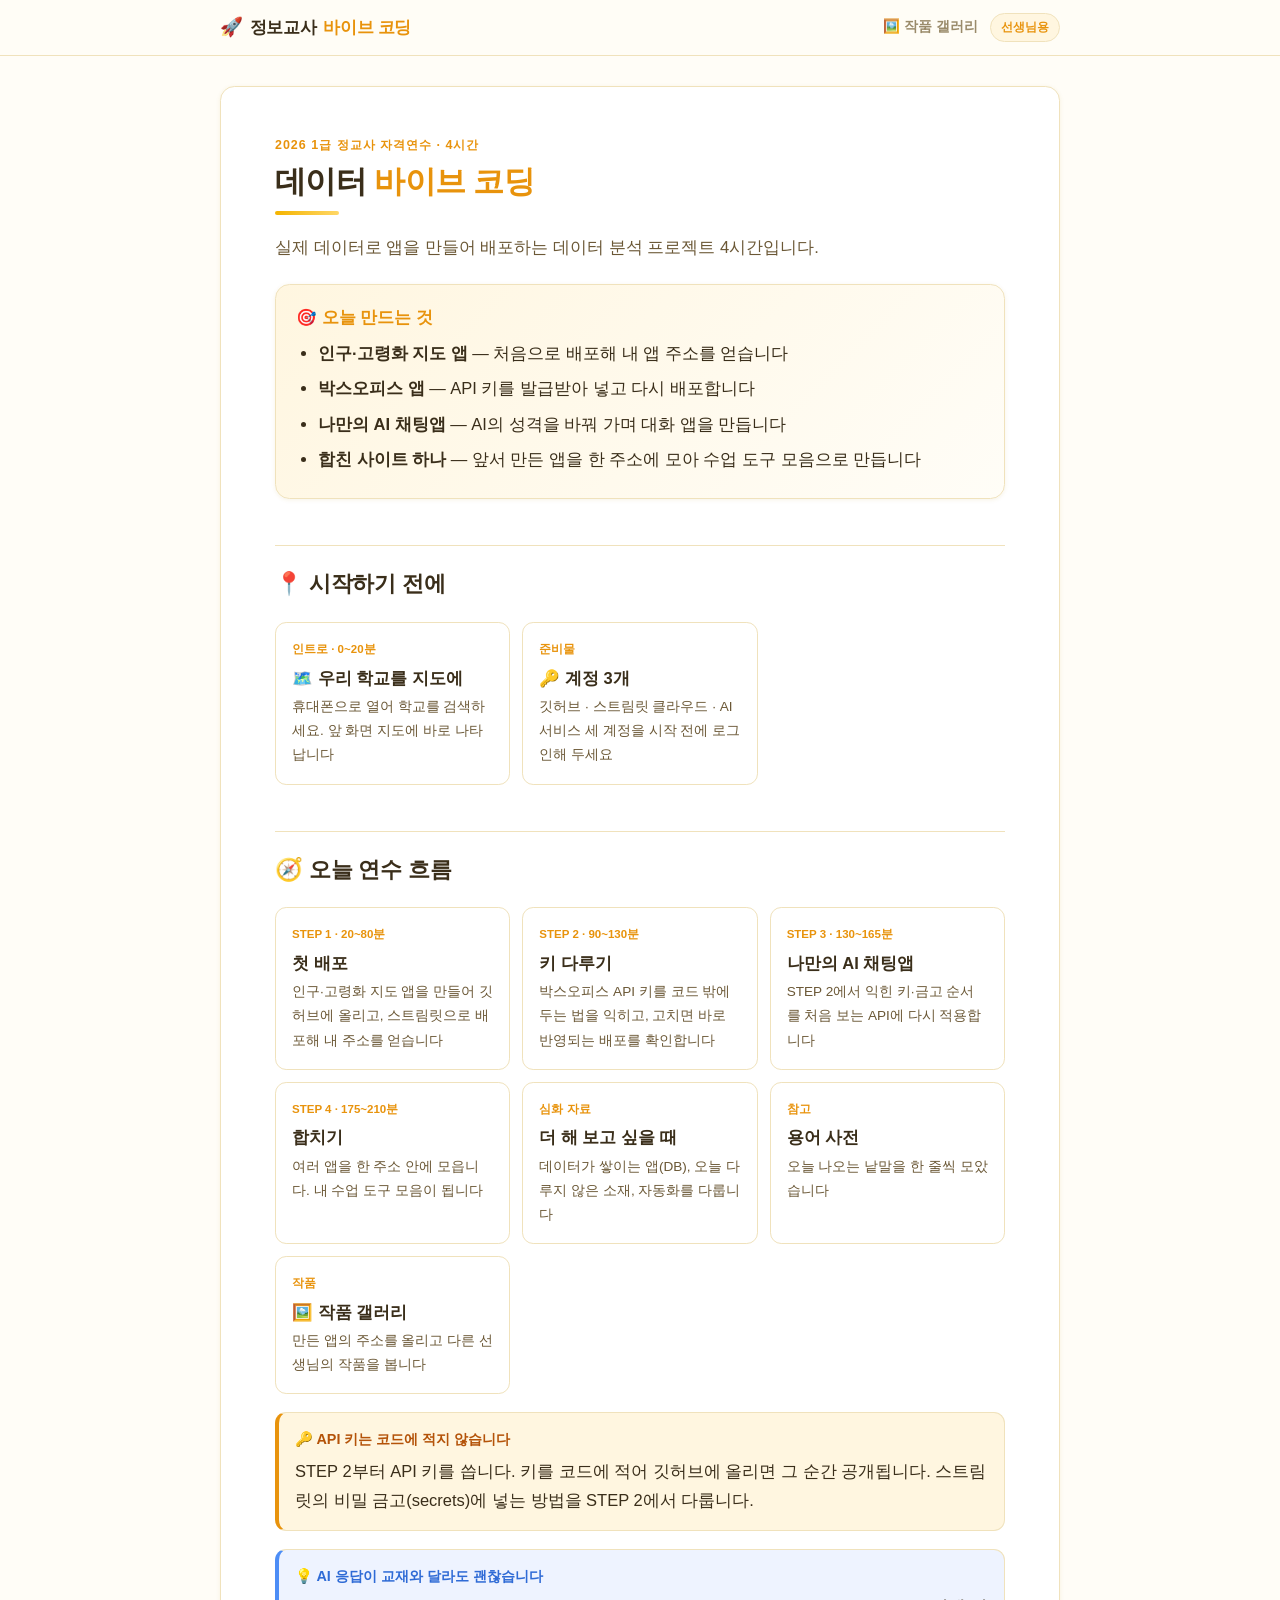
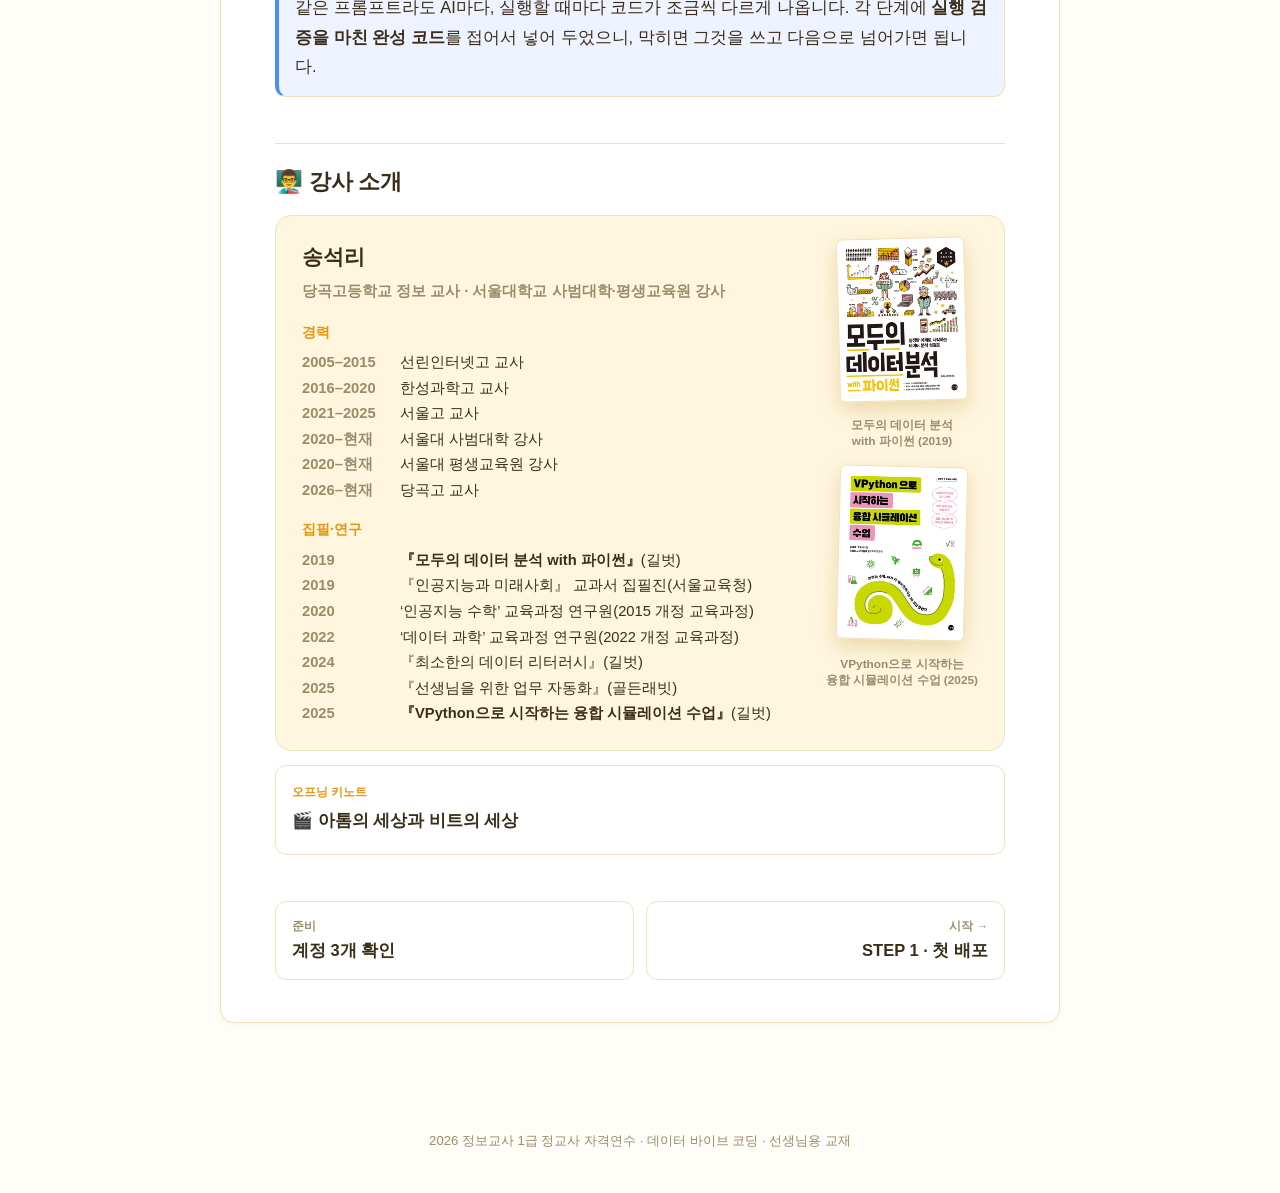
<file: index.html>
<!DOCTYPE html>
<html lang="ko">
<head>
<meta charset="utf-8">
<meta name="viewport" content="width=device-width, initial-scale=1">
<title>정보교사 바이브 코딩 4시간 · 2026 1급 정교사 자격연수</title>
<link rel="stylesheet" href="assets/style.css">
<link rel="icon" href="data:image/svg+xml,<svg xmlns=%22http://www.w3.org/2000/svg%22 viewBox=%220 0 100 100%22><text y=%22.9em%22 font-size=%2290%22>🚀</text></svg>">
</head>
<body>
<div class="topbar"><div class="inner">
  <a class="brand" href="index.html"><span class="chick">🚀</span> 정보교사 <span class="a">바이브 코딩</span></a>
  <span class="spacer"></span>
  <a class="home" href="gallery/index.html">🖼️ 작품 갤러리</a>
  <span class="badge">선생님용</span>
</div></div>

<div class="wrap">
<main>
  <span class="eyebrow">2026 1급 정교사 자격연수 · 4시간</span>
  <h1>데이터 <span class="a">바이브 코딩</span></h1>
  <div class="under"></div>
  <p class="lead">실제 데이터로 앱을 만들어 배포하는 데이터 분석 프로젝트 4시간입니다.</p>

  <div class="make-banner">
    <div class="t">🎯 오늘 만드는 것</div>
    <ul>
      <li><b>인구·고령화 지도 앱</b> — 처음으로 배포해 내 앱 주소를 얻습니다</li>
      <li><b>박스오피스 앱</b> — API 키를 발급받아 넣고 다시 배포합니다</li>
      <li><b>나만의 AI 채팅앱</b> — AI의 성격을 바꿔 가며 대화 앱을 만듭니다</li>
      <li><b>합친 사이트 하나</b> — 앞서 만든 앱을 한 주소에 모아 수업 도구 모음으로 만듭니다</li>
    </ul>
  </div>

  <h2>📍 시작하기 전에</h2>
  <div class="linkgrid">
    <a class="linkcard" href="map.html">
      <div class="n">인트로 · 0~20분</div>
      <div class="tt">🗺️ 우리 학교를 지도에</div>
      <div class="d">휴대폰으로 열어 학교를 검색하세요. 앞 화면 지도에 바로 나타납니다</div>
    </a>
    <a class="linkcard" href="prep.html">
      <div class="n">준비물</div>
      <div class="tt">🔑 계정 3개</div>
      <div class="d">깃허브 · 스트림릿 클라우드 · AI 서비스 세 계정을 시작 전에 로그인해 두세요</div>
    </a>
  </div>

  <h2>🧭 오늘 연수 흐름</h2>
  <div class="linkgrid">
    <a class="linkcard" href="step1.html">
      <div class="n">STEP 1 · 20~80분</div>
      <div class="tt">첫 배포</div>
      <div class="d">인구·고령화 지도 앱을 만들어 깃허브에 올리고, 스트림릿으로 배포해 내 주소를 얻습니다</div>
    </a>
    <a class="linkcard" href="step2.html">
      <div class="n">STEP 2 · 90~130분</div>
      <div class="tt">키 다루기</div>
      <div class="d">박스오피스 API 키를 코드 밖에 두는 법을 익히고, 고치면 바로 반영되는 배포를 확인합니다</div>
    </a>
    <a class="linkcard" href="step3.html">
      <div class="n">STEP 3 · 130~165분</div>
      <div class="tt">나만의 AI 채팅앱</div>
      <div class="d">STEP 2에서 익힌 키·금고 순서를 처음 보는 API에 다시 적용합니다</div>
    </a>
    <a class="linkcard" href="step4.html">
      <div class="n">STEP 4 · 175~210분</div>
      <div class="tt">합치기</div>
      <div class="d">여러 앱을 한 주소 안에 모읍니다. 내 수업 도구 모음이 됩니다</div>
    </a>
    <a class="linkcard" href="extra.html">
      <div class="n">심화 자료</div>
      <div class="tt">더 해 보고 싶을 때</div>
      <div class="d">데이터가 쌓이는 앱(DB), 오늘 다루지 않은 소재, 자동화를 다룹니다</div>
    </a>
    <a class="linkcard" href="glossary.html">
      <div class="n">참고</div>
      <div class="tt">용어 사전</div>
      <div class="d">오늘 나오는 낱말을 한 줄씩 모았습니다</div>
    </a>
    <a class="linkcard" href="gallery/index.html">
      <div class="n">작품</div>
      <div class="tt">🖼️ 작품 갤러리</div>
      <div class="d">만든 앱의 주소를 올리고 다른 선생님의 작품을 봅니다</div>
    </a>
  </div>

  <div class="callout warn">
    <div class="h">🔑 API 키는 코드에 적지 않습니다</div>
    <p>STEP 2부터 API 키를 씁니다. 키를 코드에 적어 깃허브에 올리면 그 순간 공개됩니다. 스트림릿의 비밀 금고(secrets)에 넣는 방법을 STEP 2에서 다룹니다.</p>
  </div>

  <div class="callout tip">
    <div class="h">💡 AI 응답이 교재와 달라도 괜찮습니다</div>
    <p>같은 프롬프트라도 AI마다, 실행할 때마다 코드가 조금씩 다르게 나옵니다. 각 단계에 <b>실행 검증을 마친 완성 코드</b>를 접어서 넣어 두었으니, 막히면 그것을 쓰고 다음으로 넘어가면 됩니다.</p>
  </div>

  <h2>👨‍🏫 강사 소개</h2>
  <div class="instructor">
    <div class="ibody">
      <div class="iname">송석리</div>
      <div class="irole">당곡고등학교 정보 교사 · 서울대학교 사범대학·평생교육원 강사</div>
      <div class="ih">경력</div>
      <ul class="ilist">
        <li><span class="iy">2005–2015</span><span class="it">선린인터넷고 교사</span></li>
        <li><span class="iy">2016–2020</span><span class="it">한성과학고 교사</span></li>
        <li><span class="iy">2021–2025</span><span class="it">서울고 교사</span></li>
        <li><span class="iy">2020–현재</span><span class="it">서울대 사범대학 강사</span></li>
        <li><span class="iy">2020–현재</span><span class="it">서울대 평생교육원 강사</span></li>
        <li><span class="iy">2026–현재</span><span class="it">당곡고 교사</span></li>
      </ul>
      <div class="ih">집필·연구</div>
      <ul class="ilist">
        <li><span class="iy">2019</span><span class="it"><b>『모두의 데이터 분석 with 파이썬』</b>(길벗)</span></li>
        <li><span class="iy">2019</span><span class="it">『인공지능과 미래사회』 교과서 집필진(서울교육청)</span></li>
        <li><span class="iy">2020</span><span class="it">‘인공지능 수학’ 교육과정 연구원(2015 개정 교육과정)</span></li>
        <li><span class="iy">2022</span><span class="it">‘데이터 과학’ 교육과정 연구원(2022 개정 교육과정)</span></li>
        <li><span class="iy">2024</span><span class="it">『최소한의 데이터 리터러시』(길벗)</span></li>
        <li><span class="iy">2025</span><span class="it">『선생님을 위한 업무 자동화』(골든래빗)</span></li>
        <li><span class="iy">2025</span><span class="it"><b>『VPython으로 시작하는 융합 시뮬레이션 수업』</b>(길벗)</span></li>
      </ul>
    </div>
    <div class="ibooks">
      <figure>
        <img src="assets/book-modu-data.jpg" alt="모두의 데이터 분석 with 파이썬 표지">
        <figcaption>모두의 데이터 분석<br>with 파이썬 (2019)</figcaption>
      </figure>
      <figure>
        <img src="assets/book-vpython.jpg" alt="VPython으로 시작하는 융합 시뮬레이션 수업 표지">
        <figcaption>VPython으로 시작하는<br>융합 시뮬레이션 수업 (2025)</figcaption>
      </figure>
    </div>
  </div>

  <div class="linkgrid" style="margin-top:14px;grid-template-columns:1fr">
    <a class="linkcard" href="intro-keynote.html">
      <div class="n">오프닝 키노트</div>
      <div class="tt">🎬 아톰의 세상과 비트의 세상</div>
    </a>
  </div>

  <div class="pager">
    <a class="prev" href="prep.html"><div class="dir">준비</div><div class="tt">계정 3개 확인</div></a>
    <a class="next" href="step1.html"><div class="dir">시작 →</div><div class="tt">STEP 1 · 첫 배포</div></a>
  </div>
</main>
</div>

<footer class="foot">2026 정보교사 1급 정교사 자격연수 · 데이터 바이브 코딩 · 선생님용 교재</footer>
<script src="assets/copy.js"></script>
</body>
</html>
</file>
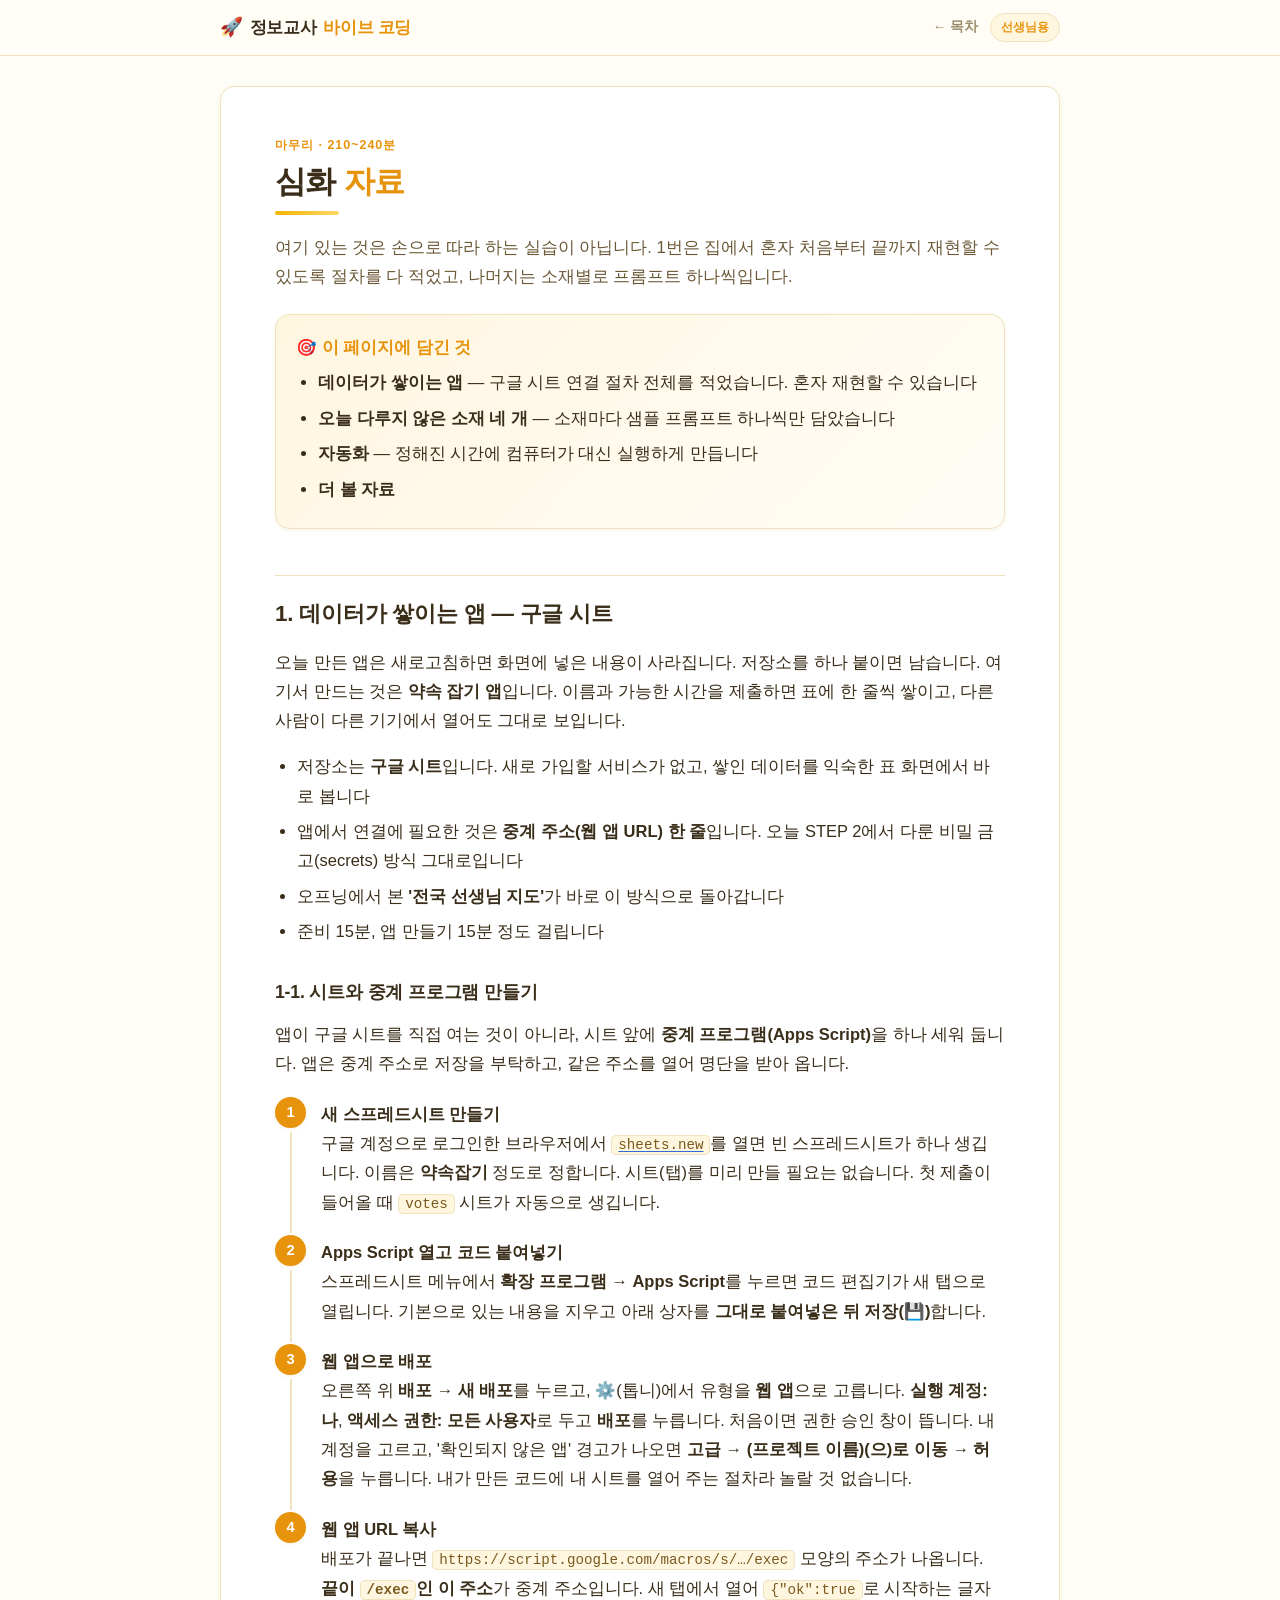
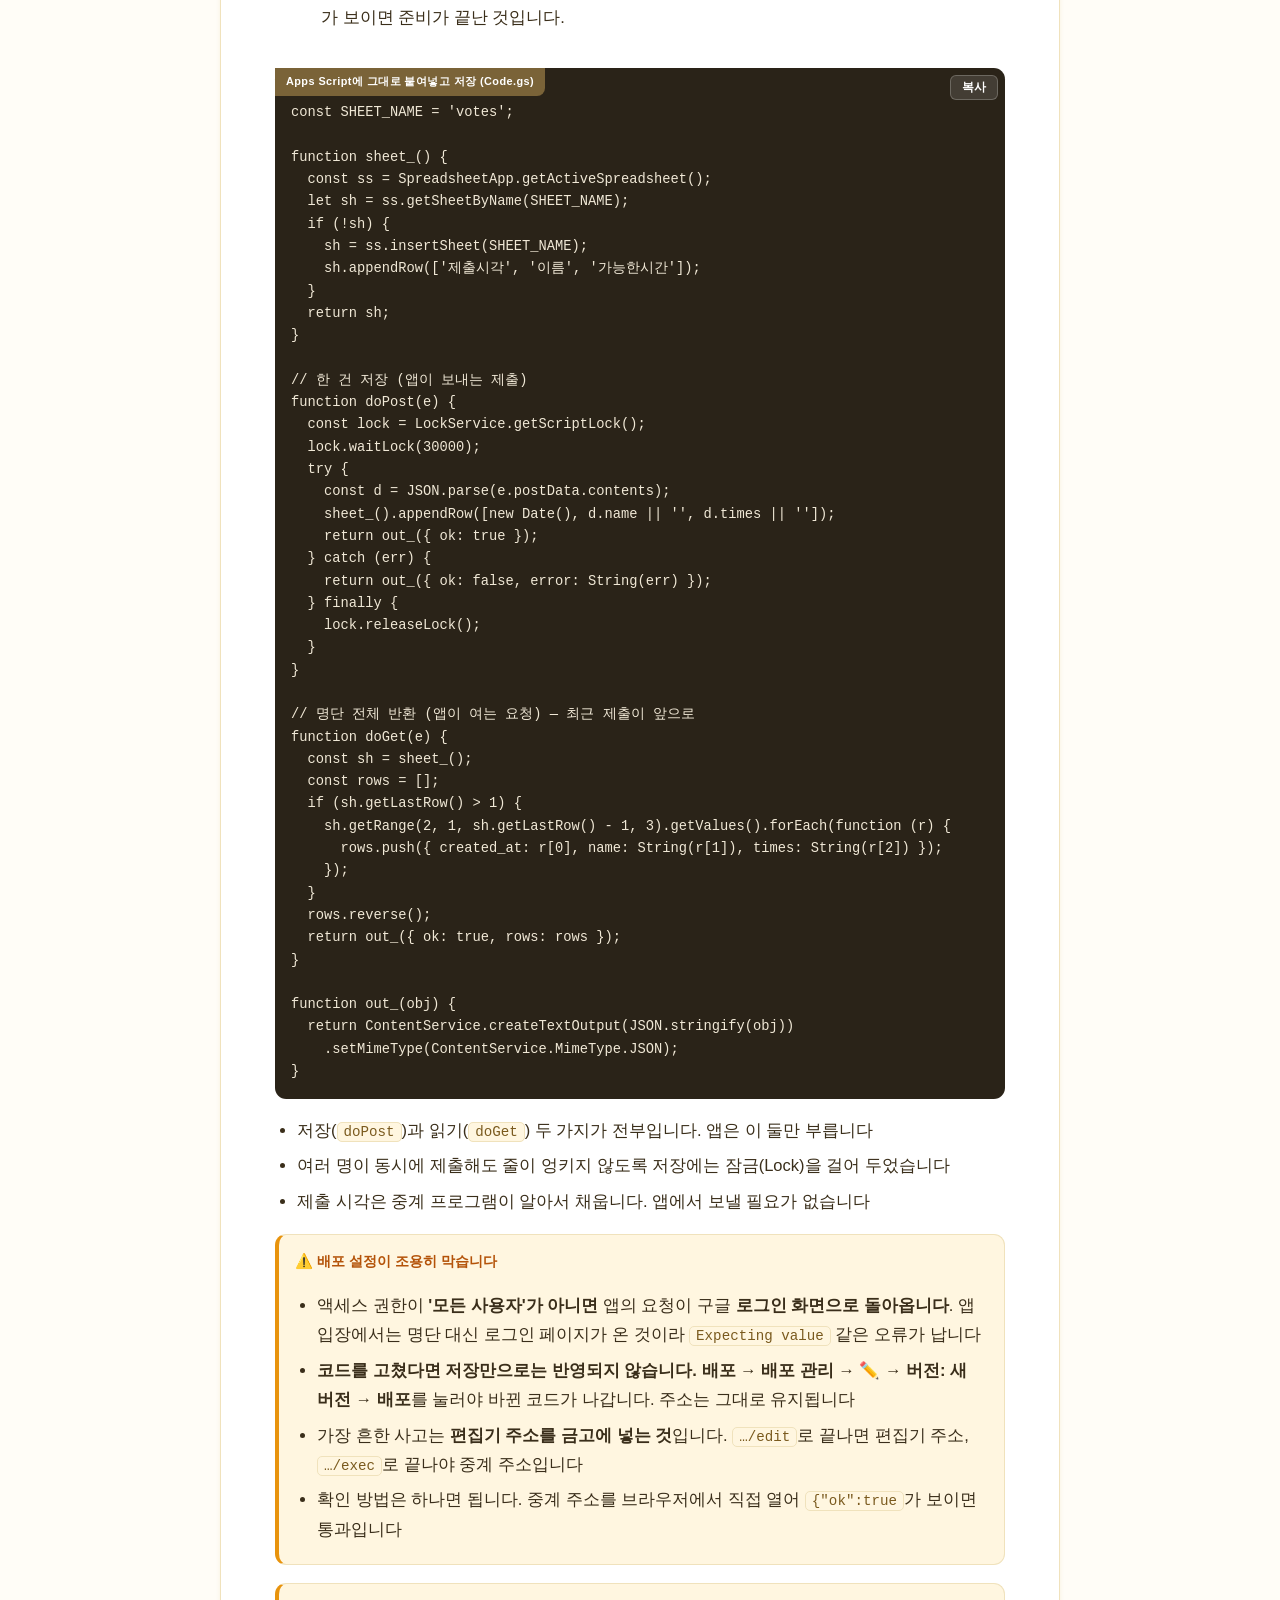
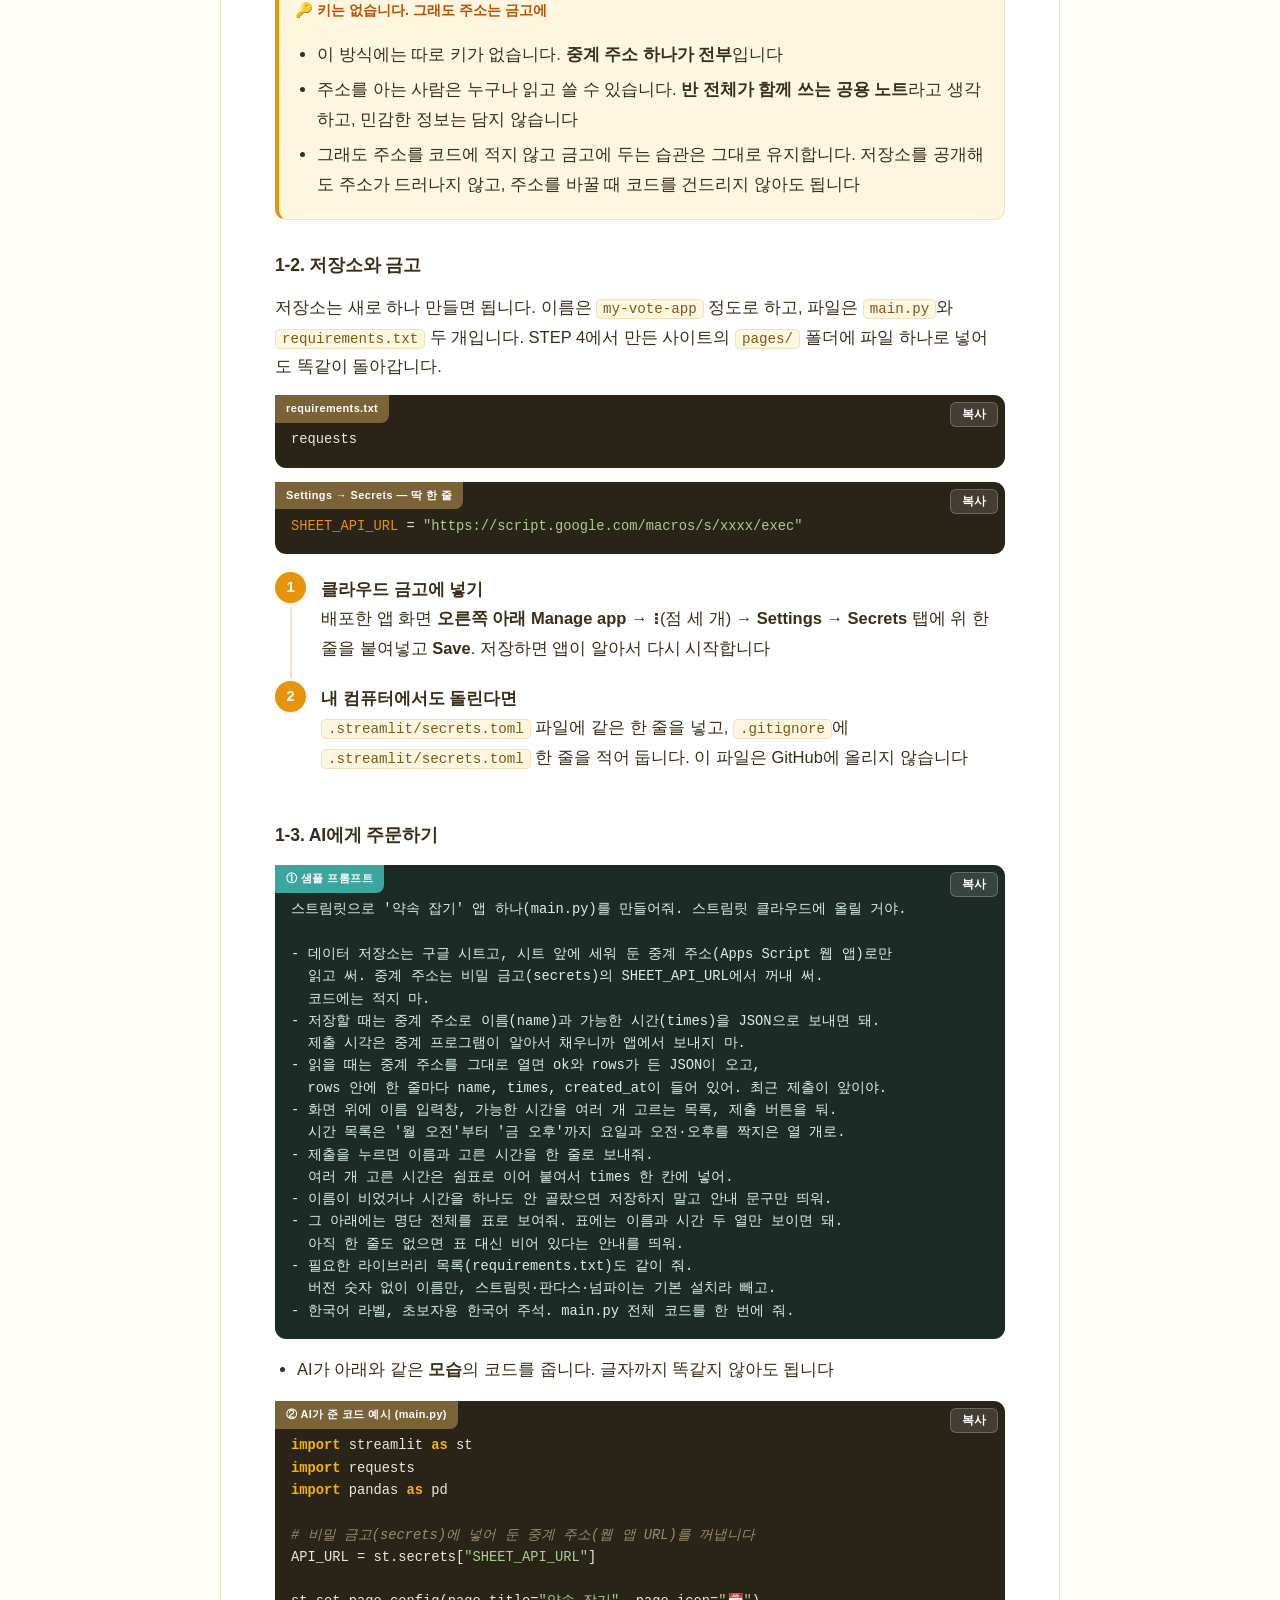
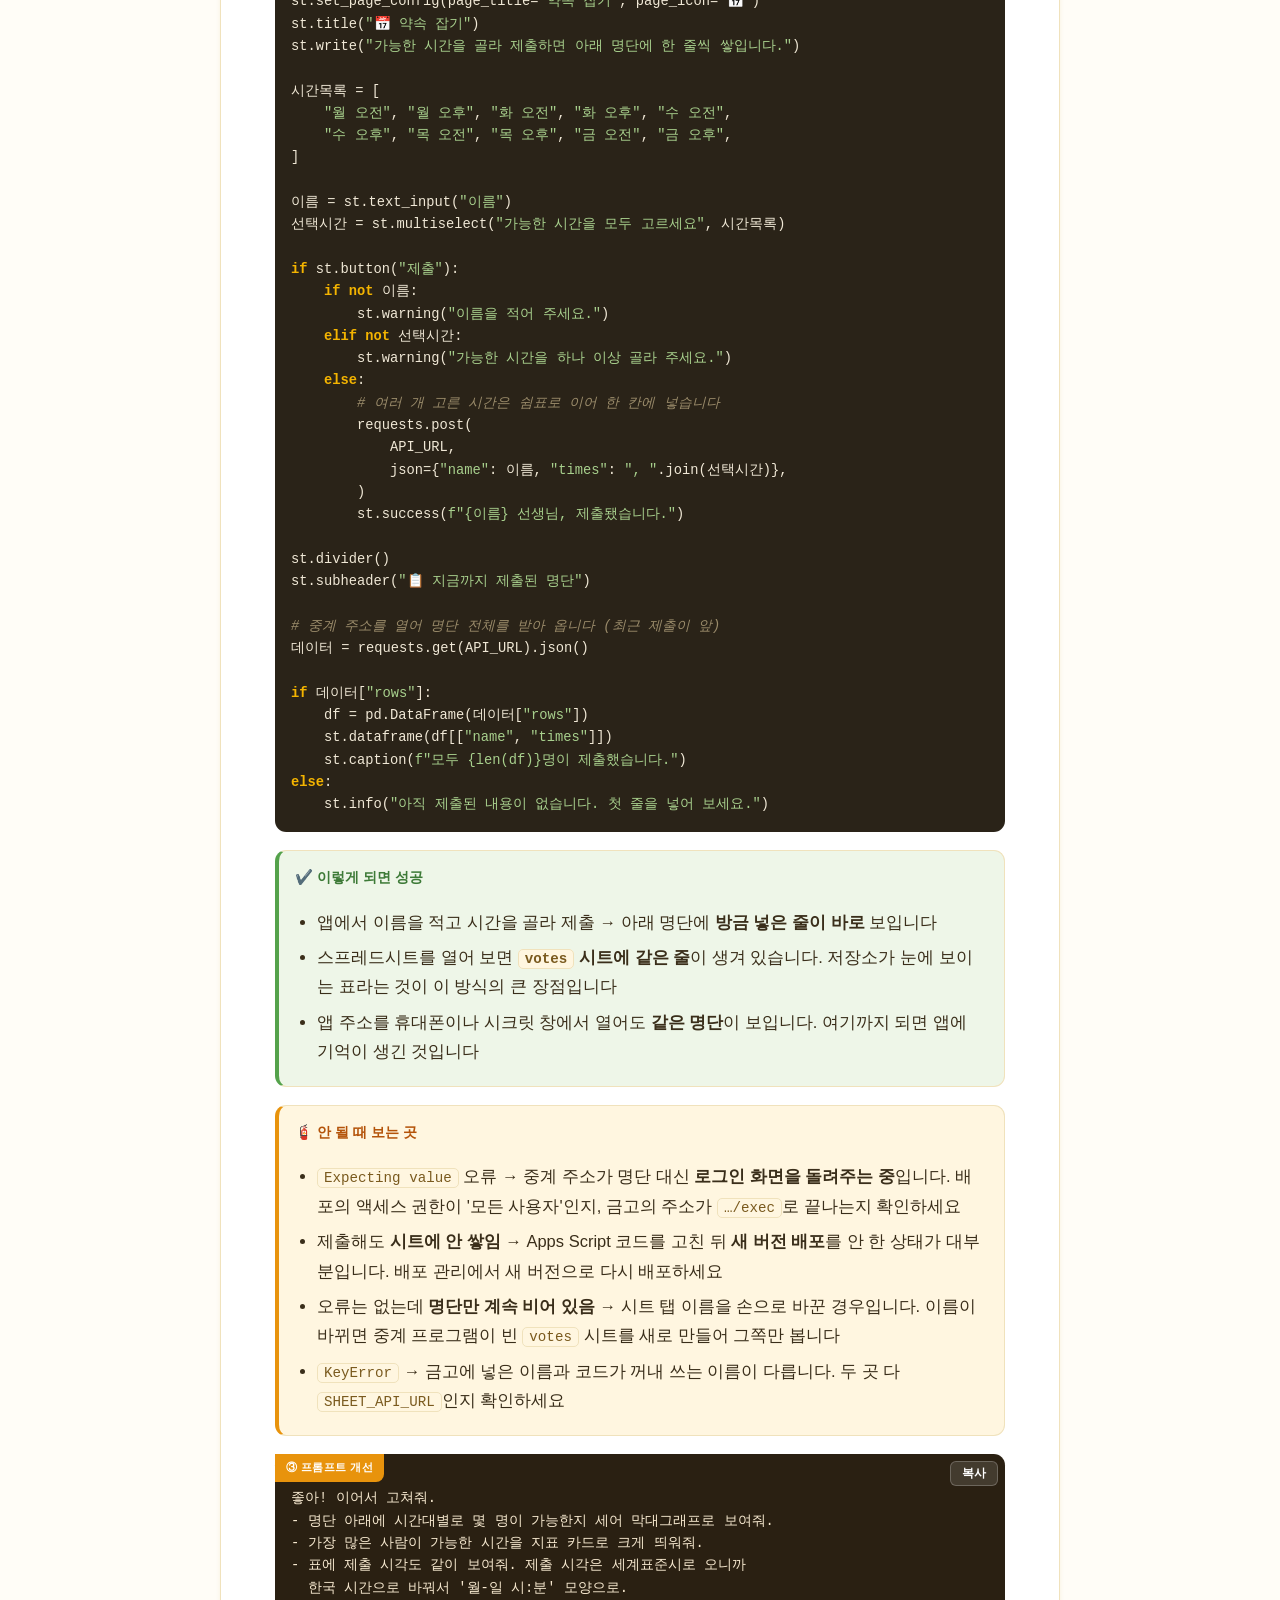
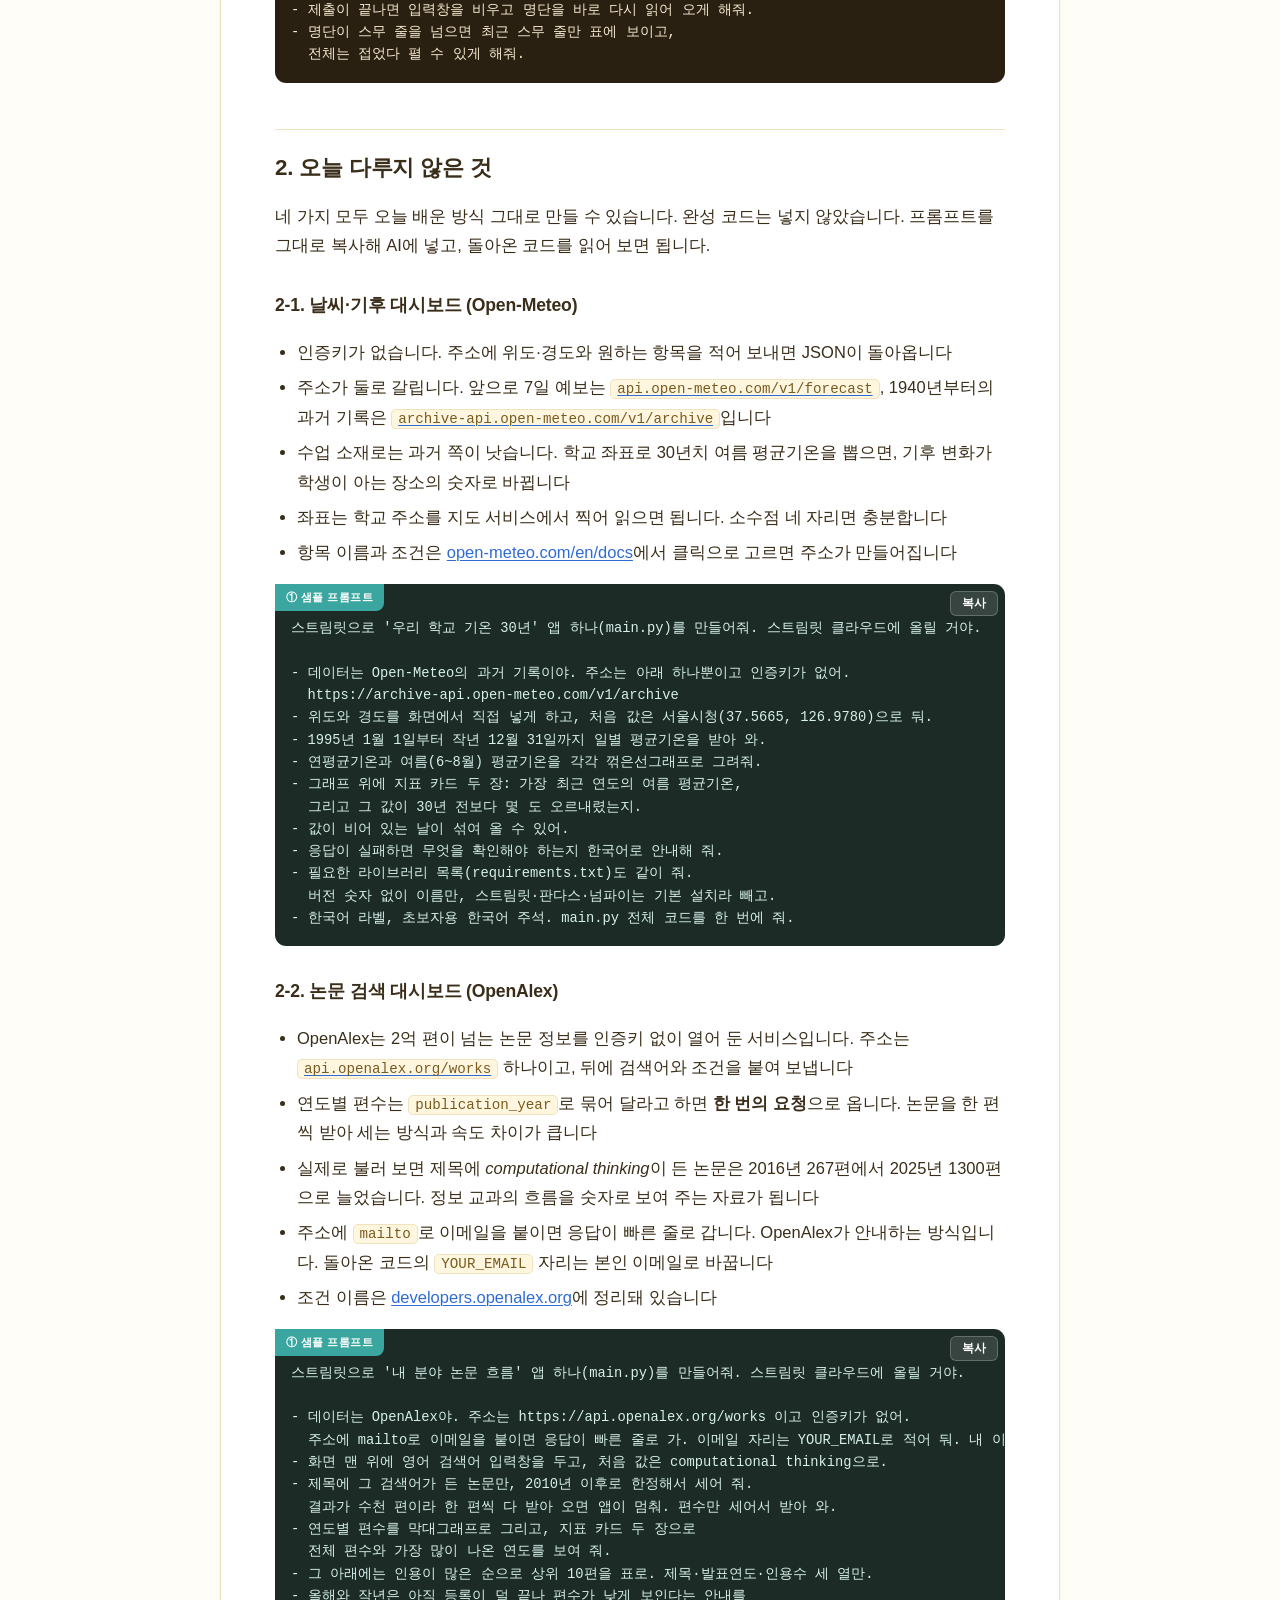
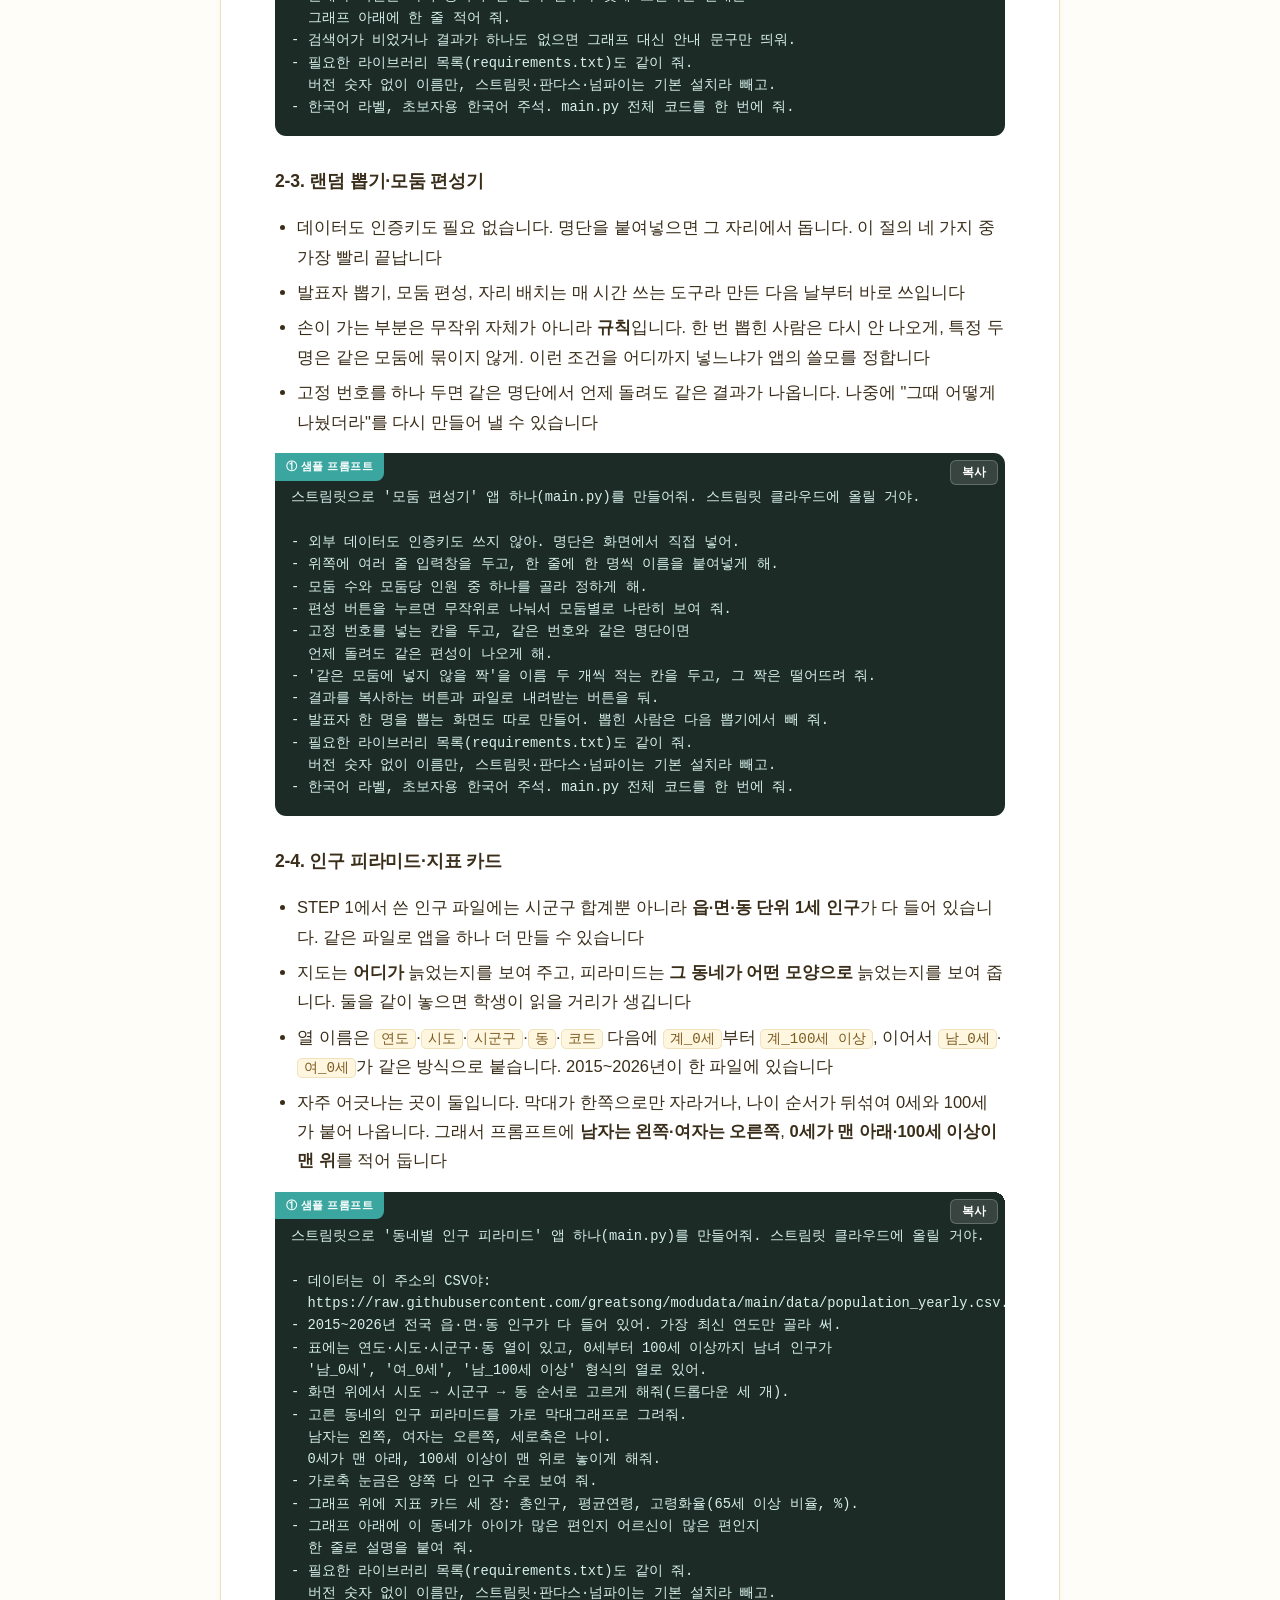
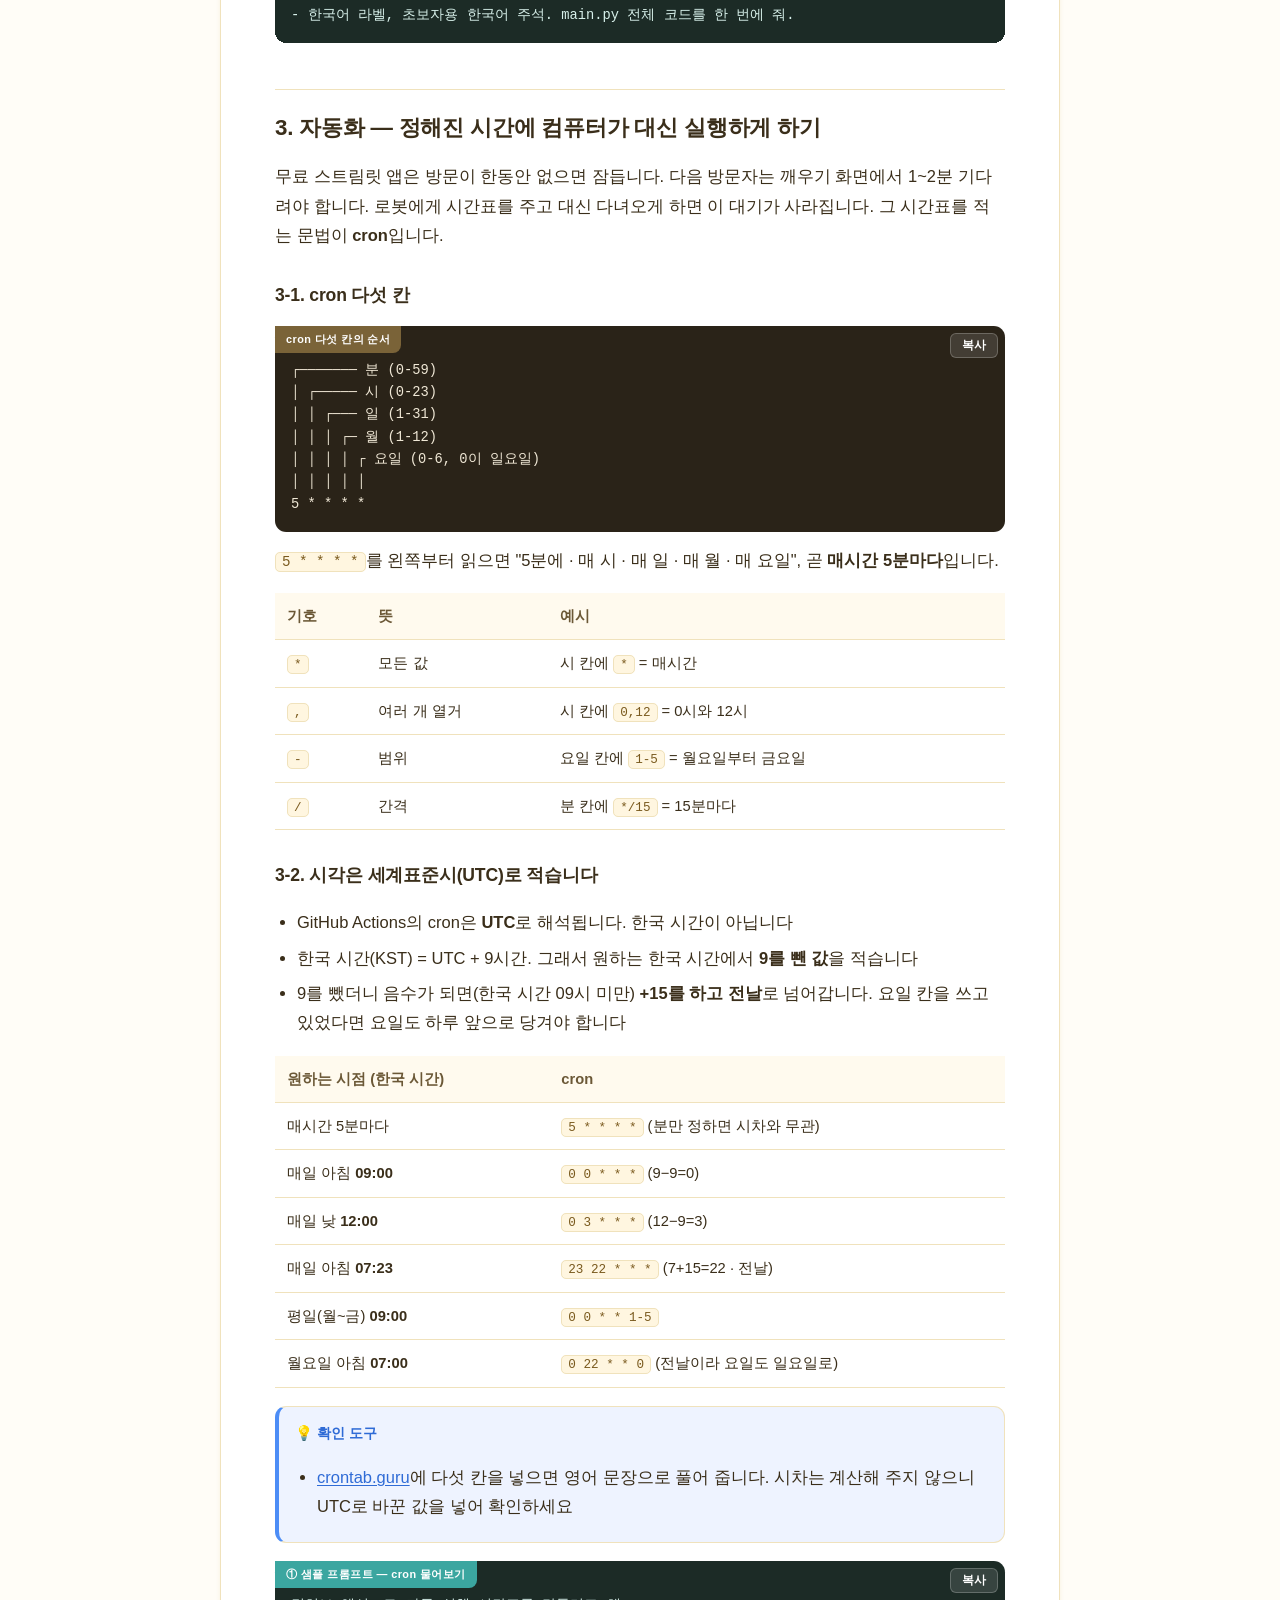
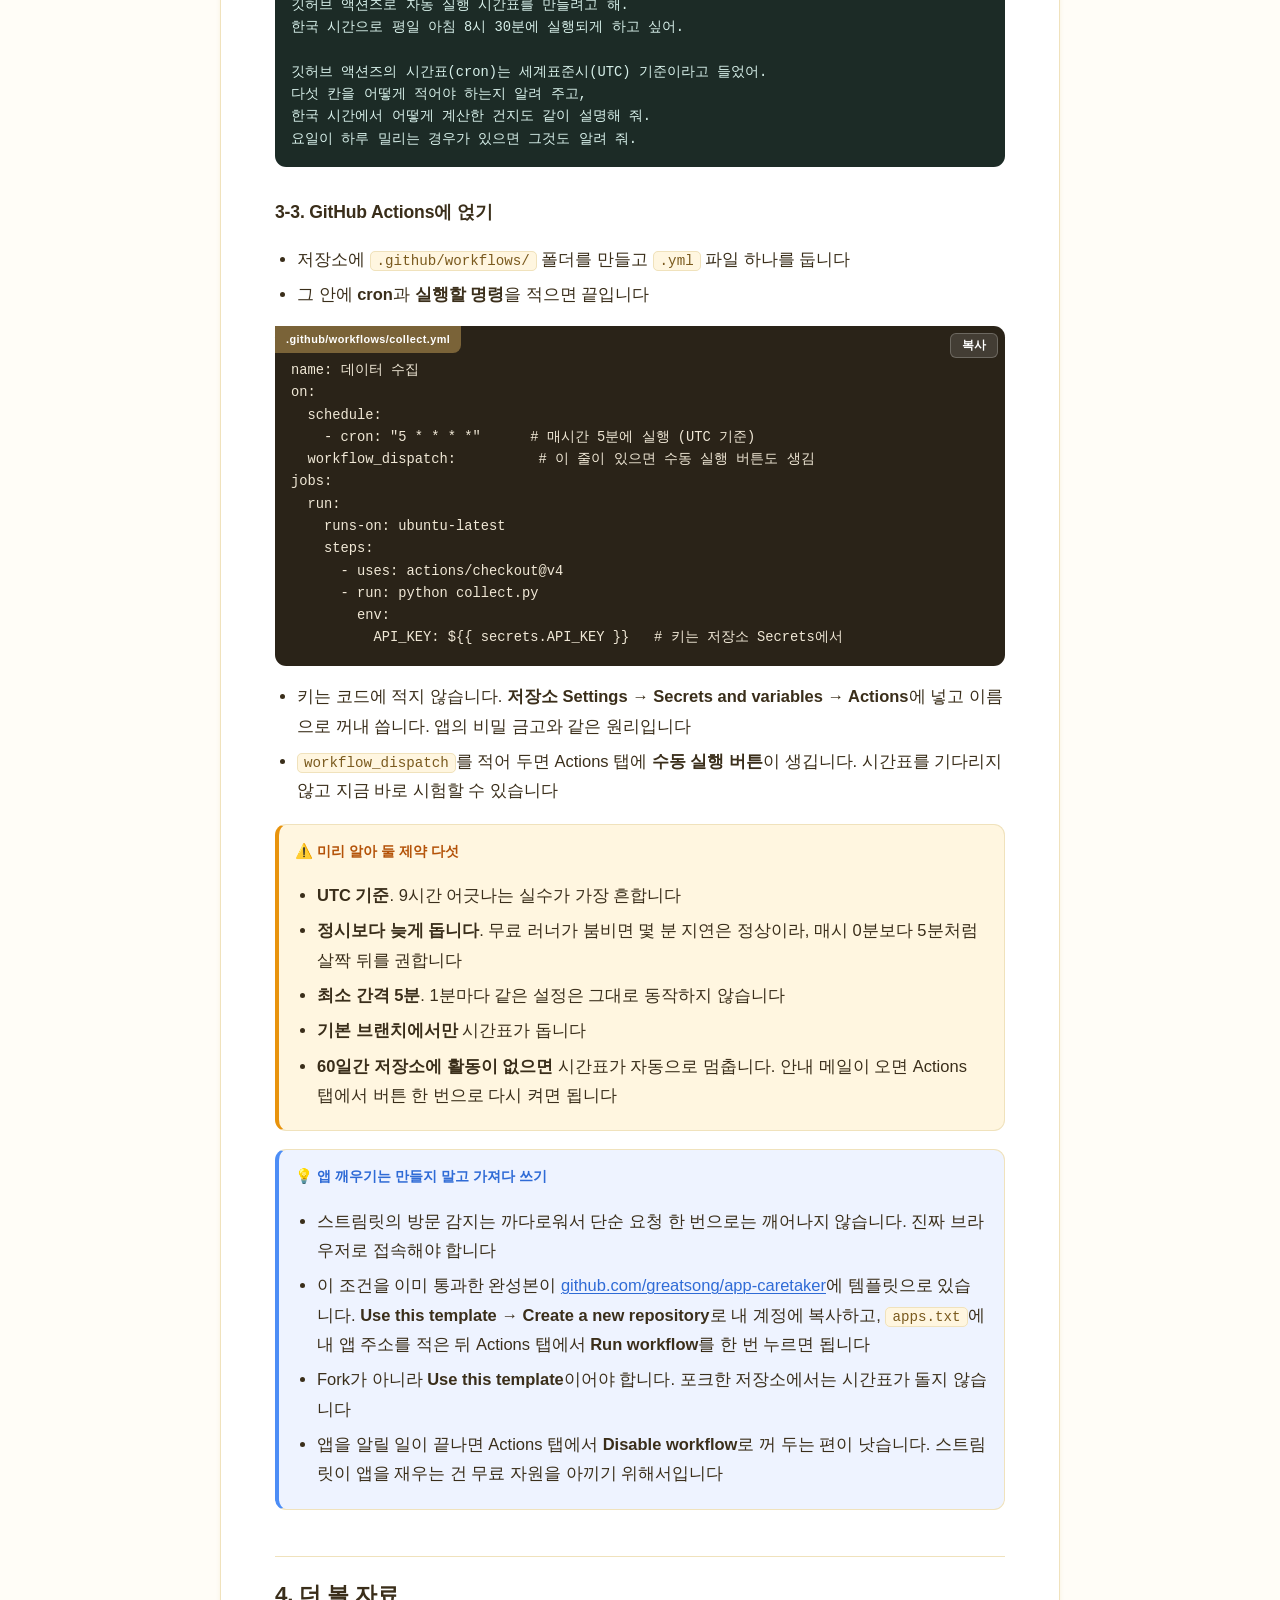
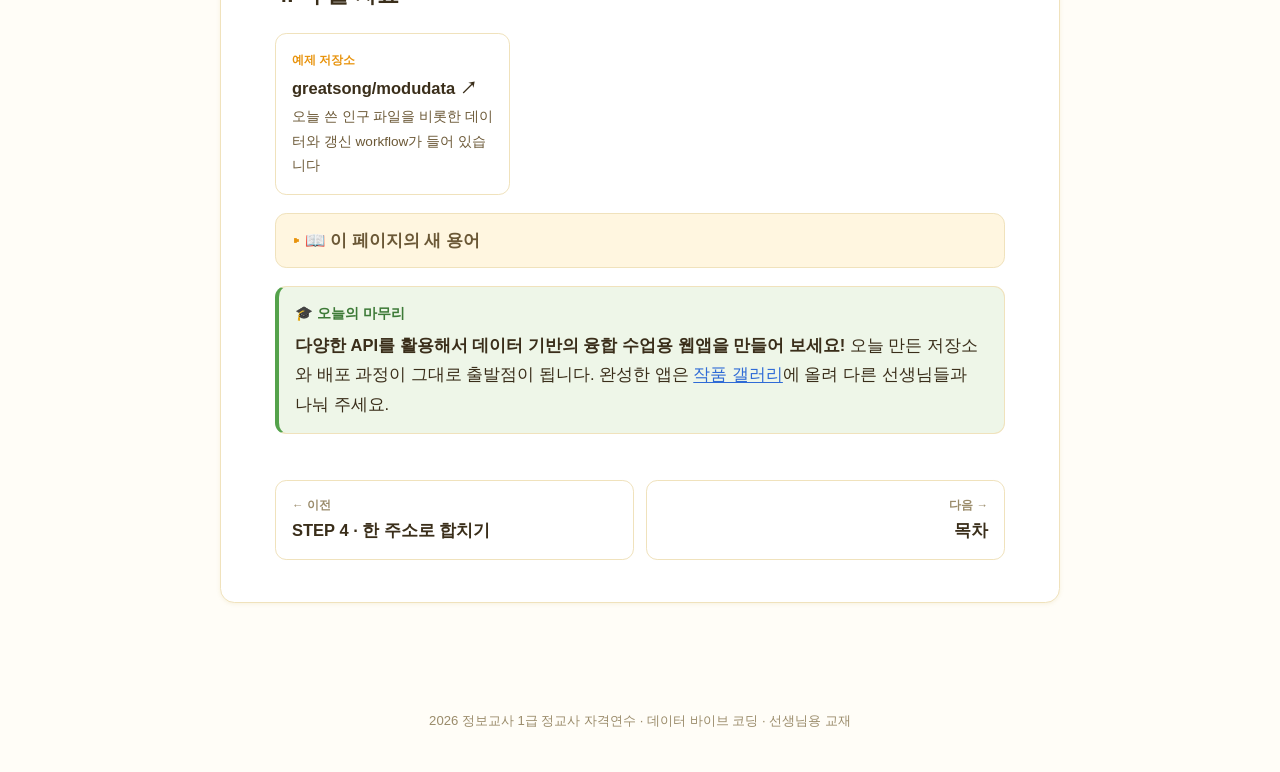
<file: extra.html>
<!DOCTYPE html>
<html lang="ko">
<head>
<meta charset="utf-8">
<meta name="viewport" content="width=device-width, initial-scale=1">
<title>심화 자료 · 정보교사 바이브 코딩 4시간</title>
<link rel="stylesheet" href="assets/style.css">
<link rel="icon" href="data:image/svg+xml,<svg xmlns=%22http://www.w3.org/2000/svg%22 viewBox=%220 0 100 100%22><text y=%22.9em%22 font-size=%2290%22>🚀</text></svg>">
</head>
<body>
<div class="topbar"><div class="inner">
  <a class="brand" href="index.html"><span class="chick">🚀</span> 정보교사 <span class="a">바이브 코딩</span></a>
  <span class="spacer"></span>
  <a class="home" href="index.html">← 목차</a>
  <span class="badge">선생님용</span>
</div></div>

<div class="wrap">
<main>
  <span class="eyebrow">마무리 · 210~240분</span>
  <h1>심화 <span class="a">자료</span></h1>
  <div class="under"></div>
  <p class="lead">여기 있는 것은 손으로 따라 하는 실습이 아닙니다. 1번은 집에서 혼자 처음부터 끝까지 재현할 수 있도록 절차를 다 적었고, 나머지는 소재별로 프롬프트 하나씩입니다.</p>

  <div class="make-banner">
    <div class="t">🎯 이 페이지에 담긴 것</div>
    <ul>
      <li><b>데이터가 쌓이는 앱</b> — 구글 시트 연결 절차 전체를 적었습니다. 혼자 재현할 수 있습니다</li>
      <li><b>오늘 다루지 않은 소재 네 개</b> — 소재마다 샘플 프롬프트 하나씩만 담았습니다</li>
      <li><b>자동화</b> — 정해진 시간에 컴퓨터가 대신 실행하게 만듭니다</li>
      <li><b>더 볼 자료</b></li>
    </ul>
  </div>

  <h2>1. 데이터가 쌓이는 앱 — 구글 시트</h2>
  <p>오늘 만든 앱은 새로고침하면 화면에 넣은 내용이 사라집니다. 저장소를 하나 붙이면 남습니다. 여기서 만드는 것은 <b>약속 잡기 앱</b>입니다. 이름과 가능한 시간을 제출하면 표에 한 줄씩 쌓이고, 다른 사람이 다른 기기에서 열어도 그대로 보입니다.</p>
  <ul>
    <li>저장소는 <b>구글 시트</b>입니다. 새로 가입할 서비스가 없고, 쌓인 데이터를 익숙한 표 화면에서 바로 봅니다</li>
    <li>앱에서 연결에 필요한 것은 <b>중계 주소(웹 앱 URL) 한 줄</b>입니다. 오늘 STEP 2에서 다룬 비밀 금고(secrets) 방식 그대로입니다</li>
    <li>오프닝에서 본 <b>'전국 선생님 지도'</b>가 바로 이 방식으로 돌아갑니다</li>
    <li>준비 15분, 앱 만들기 15분 정도 걸립니다</li>
  </ul>

  <h3>1-1. 시트와 중계 프로그램 만들기</h3>
  <p>앱이 구글 시트를 직접 여는 것이 아니라, 시트 앞에 <b>중계 프로그램(Apps Script)</b>을 하나 세워 둡니다. 앱은 중계 주소로 저장을 부탁하고, 같은 주소를 열어 명단을 받아 옵니다.</p>
  <ol class="steps">
    <li><span class="st">새 스프레드시트 만들기</span><br>구글 계정으로 로그인한 브라우저에서 <a href="https://sheets.new" target="_blank" rel="noopener"><code>sheets.new</code></a>를 열면 빈 스프레드시트가 하나 생깁니다. 이름은 <b>약속잡기</b> 정도로 정합니다. 시트(탭)를 미리 만들 필요는 없습니다. 첫 제출이 들어올 때 <code>votes</code> 시트가 자동으로 생깁니다.</li>
    <li><span class="st">Apps Script 열고 코드 붙여넣기</span><br>스프레드시트 메뉴에서 <b>확장 프로그램 → Apps Script</b>를 누르면 코드 편집기가 새 탭으로 열립니다. 기본으로 있는 내용을 지우고 아래 상자를 <b>그대로 붙여넣은 뒤 저장(💾)</b>합니다.</li>
    <li><span class="st">웹 앱으로 배포</span><br>오른쪽 위 <b>배포 → 새 배포</b>를 누르고, ⚙️(톱니)에서 유형을 <b>웹 앱</b>으로 고릅니다. <b>실행 계정: 나</b>, <b>액세스 권한: 모든 사용자</b>로 두고 <b>배포</b>를 누릅니다. 처음이면 권한 승인 창이 뜹니다. 내 계정을 고르고, '확인되지 않은 앱' 경고가 나오면 <b>고급 → (프로젝트 이름)(으)로 이동 → 허용</b>을 누릅니다. 내가 만든 코드에 내 시트를 열어 주는 절차라 놀랄 것 없습니다.</li>
    <li><span class="st">웹 앱 URL 복사</span><br>배포가 끝나면 <code>https://script.google.com/macros/s/…/exec</code> 모양의 주소가 나옵니다. <b>끝이 <code>/exec</code>인 이 주소</b>가 중계 주소입니다. 새 탭에서 열어 <code>{"ok":true</code>로 시작하는 글자가 보이면 준비가 끝난 것입니다.</li>
  </ol>

  <div class="codewrap code"><span class="label">Apps Script에 그대로 붙여넣고 저장 (Code.gs)</span><pre>const SHEET_NAME = 'votes';

function sheet_() {
  const ss = SpreadsheetApp.getActiveSpreadsheet();
  let sh = ss.getSheetByName(SHEET_NAME);
  if (!sh) {
    sh = ss.insertSheet(SHEET_NAME);
    sh.appendRow(['제출시각', '이름', '가능한시간']);
  }
  return sh;
}

// 한 건 저장 (앱이 보내는 제출)
function doPost(e) {
  const lock = LockService.getScriptLock();
  lock.waitLock(30000);
  try {
    const d = JSON.parse(e.postData.contents);
    sheet_().appendRow([new Date(), d.name || '', d.times || '']);
    return out_({ ok: true });
  } catch (err) {
    return out_({ ok: false, error: String(err) });
  } finally {
    lock.releaseLock();
  }
}

// 명단 전체 반환 (앱이 여는 요청) — 최근 제출이 앞으로
function doGet(e) {
  const sh = sheet_();
  const rows = [];
  if (sh.getLastRow() > 1) {
    sh.getRange(2, 1, sh.getLastRow() - 1, 3).getValues().forEach(function (r) {
      rows.push({ created_at: r[0], name: String(r[1]), times: String(r[2]) });
    });
  }
  rows.reverse();
  return out_({ ok: true, rows: rows });
}

function out_(obj) {
  return ContentService.createTextOutput(JSON.stringify(obj))
    .setMimeType(ContentService.MimeType.JSON);
}</pre></div>
  <ul>
    <li>저장(<code>doPost</code>)과 읽기(<code>doGet</code>) 두 가지가 전부입니다. 앱은 이 둘만 부릅니다</li>
    <li>여러 명이 동시에 제출해도 줄이 엉키지 않도록 저장에는 잠금(Lock)을 걸어 두었습니다</li>
    <li>제출 시각은 중계 프로그램이 알아서 채웁니다. 앱에서 보낼 필요가 없습니다</li>
  </ul>

  <div class="callout warn">
    <div class="h">⚠️ 배포 설정이 조용히 막습니다</div>
    <ul>
      <li>액세스 권한이 <b>'모든 사용자'가 아니면</b> 앱의 요청이 구글 <b>로그인 화면으로 돌아옵니다</b>. 앱 입장에서는 명단 대신 로그인 페이지가 온 것이라 <code>Expecting value</code> 같은 오류가 납니다</li>
      <li><b>코드를 고쳤다면 저장만으로는 반영되지 않습니다.</b> <b>배포 → 배포 관리 → ✏️ → 버전: 새 버전 → 배포</b>를 눌러야 바뀐 코드가 나갑니다. 주소는 그대로 유지됩니다</li>
      <li>가장 흔한 사고는 <b>편집기 주소를 금고에 넣는 것</b>입니다. <code>…/edit</code>로 끝나면 편집기 주소, <code>…/exec</code>로 끝나야 중계 주소입니다</li>
      <li>확인 방법은 하나면 됩니다. 중계 주소를 브라우저에서 직접 열어 <code>{"ok":true</code>가 보이면 통과입니다</li>
    </ul>
  </div>

  <div class="callout warn">
    <div class="h">🔑 키는 없습니다. 그래도 주소는 금고에</div>
    <ul>
      <li>이 방식에는 따로 키가 없습니다. <b>중계 주소 하나가 전부</b>입니다</li>
      <li>주소를 아는 사람은 누구나 읽고 쓸 수 있습니다. <b>반 전체가 함께 쓰는 공용 노트</b>라고 생각하고, 민감한 정보는 담지 않습니다</li>
      <li>그래도 주소를 코드에 적지 않고 금고에 두는 습관은 그대로 유지합니다. 저장소를 공개해도 주소가 드러나지 않고, 주소를 바꿀 때 코드를 건드리지 않아도 됩니다</li>
    </ul>
  </div>

  <h3>1-2. 저장소와 금고</h3>
  <p>저장소는 새로 하나 만들면 됩니다. 이름은 <code>my-vote-app</code> 정도로 하고, 파일은 <code>main.py</code>와 <code>requirements.txt</code> 두 개입니다. STEP 4에서 만든 사이트의 <code>pages/</code> 폴더에 파일 하나로 넣어도 똑같이 돌아갑니다.</p>
  <div class="codewrap code"><span class="label">requirements.txt</span><pre>requests</pre></div>
  <div class="codewrap code"><span class="label">Settings → Secrets — 딱 한 줄</span><pre>SHEET_API_URL = "https://script.google.com/macros/s/xxxx/exec"</pre></div>
  <ol class="steps">
    <li><span class="st">클라우드 금고에 넣기</span><br>배포한 앱 화면 <b>오른쪽 아래 Manage app</b> → <b>⋮</b>(점 세 개) → <b>Settings</b> → <b>Secrets</b> 탭에 위 한 줄을 붙여넣고 <b>Save</b>. 저장하면 앱이 알아서 다시 시작합니다</li>
    <li><span class="st">내 컴퓨터에서도 돌린다면</span><br><code>.streamlit/secrets.toml</code> 파일에 같은 한 줄을 넣고, <code>.gitignore</code>에 <code>.streamlit/secrets.toml</code> 한 줄을 적어 둡니다. 이 파일은 GitHub에 올리지 않습니다</li>
  </ol>

  <h3>1-3. AI에게 주문하기</h3>
  <div class="codewrap prompt"><span class="label">① 샘플 프롬프트</span><pre>스트림릿으로 '약속 잡기' 앱 하나(main.py)를 만들어줘. 스트림릿 클라우드에 올릴 거야.

- 데이터 저장소는 구글 시트고, 시트 앞에 세워 둔 중계 주소(Apps Script 웹 앱)로만
  읽고 써. 중계 주소는 비밀 금고(secrets)의 SHEET_API_URL에서 꺼내 써.
  코드에는 적지 마.
- 저장할 때는 중계 주소로 이름(name)과 가능한 시간(times)을 JSON으로 보내면 돼.
  제출 시각은 중계 프로그램이 알아서 채우니까 앱에서 보내지 마.
- 읽을 때는 중계 주소를 그대로 열면 ok와 rows가 든 JSON이 오고,
  rows 안에 한 줄마다 name, times, created_at이 들어 있어. 최근 제출이 앞이야.
- 화면 위에 이름 입력창, 가능한 시간을 여러 개 고르는 목록, 제출 버튼을 둬.
  시간 목록은 '월 오전'부터 '금 오후'까지 요일과 오전·오후를 짝지은 열 개로.
- 제출을 누르면 이름과 고른 시간을 한 줄로 보내줘.
  여러 개 고른 시간은 쉼표로 이어 붙여서 times 한 칸에 넣어.
- 이름이 비었거나 시간을 하나도 안 골랐으면 저장하지 말고 안내 문구만 띄워.
- 그 아래에는 명단 전체를 표로 보여줘. 표에는 이름과 시간 두 열만 보이면 돼.
  아직 한 줄도 없으면 표 대신 비어 있다는 안내를 띄워.
- 필요한 라이브러리 목록(requirements.txt)도 같이 줘.
  버전 숫자 없이 이름만, 스트림릿·판다스·넘파이는 기본 설치라 빼고.
- 한국어 라벨, 초보자용 한국어 주석. main.py 전체 코드를 한 번에 줘.</pre></div>
  <ul>
    <li>AI가 아래와 같은 <b>모습</b>의 코드를 줍니다. 글자까지 똑같지 않아도 됩니다</li>
  </ul>
  <div class="codewrap code"><span class="label">② AI가 준 코드 예시 (main.py)</span><pre>import streamlit as st
import requests
import pandas as pd

# 비밀 금고(secrets)에 넣어 둔 중계 주소(웹 앱 URL)를 꺼냅니다
API_URL = st.secrets["SHEET_API_URL"]

st.set_page_config(page_title="약속 잡기", page_icon="📅")
st.title("📅 약속 잡기")
st.write("가능한 시간을 골라 제출하면 아래 명단에 한 줄씩 쌓입니다.")

시간목록 = [
    "월 오전", "월 오후", "화 오전", "화 오후", "수 오전",
    "수 오후", "목 오전", "목 오후", "금 오전", "금 오후",
]

이름 = st.text_input("이름")
선택시간 = st.multiselect("가능한 시간을 모두 고르세요", 시간목록)

if st.button("제출"):
    if not 이름:
        st.warning("이름을 적어 주세요.")
    elif not 선택시간:
        st.warning("가능한 시간을 하나 이상 골라 주세요.")
    else:
        # 여러 개 고른 시간은 쉼표로 이어 한 칸에 넣습니다
        requests.post(
            API_URL,
            json={"name": 이름, "times": ", ".join(선택시간)},
        )
        st.success(f"{이름} 선생님, 제출됐습니다.")

st.divider()
st.subheader("📋 지금까지 제출된 명단")

# 중계 주소를 열어 명단 전체를 받아 옵니다 (최근 제출이 앞)
데이터 = requests.get(API_URL).json()

if 데이터["rows"]:
    df = pd.DataFrame(데이터["rows"])
    st.dataframe(df[["name", "times"]])
    st.caption(f"모두 {len(df)}명이 제출했습니다.")
else:
    st.info("아직 제출된 내용이 없습니다. 첫 줄을 넣어 보세요.")</pre></div>

  <div class="callout check">
    <div class="h">✔️ 이렇게 되면 성공</div>
    <ul>
      <li>앱에서 이름을 적고 시간을 골라 제출 → 아래 명단에 <b>방금 넣은 줄이 바로</b> 보입니다</li>
      <li>스프레드시트를 열어 보면 <b><code>votes</code> 시트에 같은 줄</b>이 생겨 있습니다. 저장소가 눈에 보이는 표라는 것이 이 방식의 큰 장점입니다</li>
      <li>앱 주소를 휴대폰이나 시크릿 창에서 열어도 <b>같은 명단</b>이 보입니다. 여기까지 되면 앱에 기억이 생긴 것입니다</li>
    </ul>
  </div>
  <div class="callout warn">
    <div class="h">🧯 안 될 때 보는 곳</div>
    <ul>
      <li><code>Expecting value</code> 오류 → 중계 주소가 명단 대신 <b>로그인 화면을 돌려주는 중</b>입니다. 배포의 액세스 권한이 '모든 사용자'인지, 금고의 주소가 <code>…/exec</code>로 끝나는지 확인하세요</li>
      <li>제출해도 <b>시트에 안 쌓임</b> → Apps Script 코드를 고친 뒤 <b>새 버전 배포</b>를 안 한 상태가 대부분입니다. 배포 관리에서 새 버전으로 다시 배포하세요</li>
      <li>오류는 없는데 <b>명단만 계속 비어 있음</b> → 시트 탭 이름을 손으로 바꾼 경우입니다. 이름이 바뀌면 중계 프로그램이 빈 <code>votes</code> 시트를 새로 만들어 그쪽만 봅니다</li>
      <li><code>KeyError</code> → 금고에 넣은 이름과 코드가 꺼내 쓰는 이름이 다릅니다. 두 곳 다 <code>SHEET_API_URL</code>인지 확인하세요</li>
    </ul>
  </div>

  <div class="codewrap improve"><span class="label">③ 프롬프트 개선</span><pre>좋아! 이어서 고쳐줘.
- 명단 아래에 시간대별로 몇 명이 가능한지 세어 막대그래프로 보여줘.
- 가장 많은 사람이 가능한 시간을 지표 카드로 크게 띄워줘.
- 표에 제출 시각도 같이 보여줘. 제출 시각은 세계표준시로 오니까
  한국 시간으로 바꿔서 '월-일 시:분' 모양으로.
- 제출이 끝나면 입력창을 비우고 명단을 바로 다시 읽어 오게 해줘.
- 명단이 스무 줄을 넘으면 최근 스무 줄만 표에 보이고,
  전체는 접었다 펼 수 있게 해줘.</pre></div>

  <h2>2. 오늘 다루지 않은 것</h2>
  <p>네 가지 모두 오늘 배운 방식 그대로 만들 수 있습니다. 완성 코드는 넣지 않았습니다. 프롬프트를 그대로 복사해 AI에 넣고, 돌아온 코드를 읽어 보면 됩니다.</p>

  <h3>2-1. 날씨·기후 대시보드 (Open-Meteo)</h3>
  <ul>
    <li>인증키가 없습니다. 주소에 위도·경도와 원하는 항목을 적어 보내면 JSON이 돌아옵니다</li>
    <li>주소가 둘로 갈립니다. 앞으로 7일 예보는 <a href="https://api.open-meteo.com/v1/forecast" target="_blank" rel="noopener"><code>api.open-meteo.com/v1/forecast</code></a>, 1940년부터의 과거 기록은 <a href="https://archive-api.open-meteo.com/v1/archive" target="_blank" rel="noopener"><code>archive-api.open-meteo.com/v1/archive</code></a>입니다</li>
    <li>수업 소재로는 과거 쪽이 낫습니다. 학교 좌표로 30년치 여름 평균기온을 뽑으면, 기후 변화가 학생이 아는 장소의 숫자로 바뀝니다</li>
    <li>좌표는 학교 주소를 지도 서비스에서 찍어 읽으면 됩니다. 소수점 네 자리면 충분합니다</li>
    <li>항목 이름과 조건은 <a href="https://open-meteo.com/en/docs" target="_blank" rel="noopener">open-meteo.com/en/docs</a>에서 클릭으로 고르면 주소가 만들어집니다</li>
  </ul>
  <div class="codewrap prompt"><span class="label">① 샘플 프롬프트</span><pre>스트림릿으로 '우리 학교 기온 30년' 앱 하나(main.py)를 만들어줘. 스트림릿 클라우드에 올릴 거야.

- 데이터는 Open-Meteo의 과거 기록이야. 주소는 아래 하나뿐이고 인증키가 없어.
  https://archive-api.open-meteo.com/v1/archive
- 위도와 경도를 화면에서 직접 넣게 하고, 처음 값은 서울시청(37.5665, 126.9780)으로 둬.
- 1995년 1월 1일부터 작년 12월 31일까지 일별 평균기온을 받아 와.
- 연평균기온과 여름(6~8월) 평균기온을 각각 꺾은선그래프로 그려줘.
- 그래프 위에 지표 카드 두 장: 가장 최근 연도의 여름 평균기온,
  그리고 그 값이 30년 전보다 몇 도 오르내렸는지.
- 값이 비어 있는 날이 섞여 올 수 있어.
- 응답이 실패하면 무엇을 확인해야 하는지 한국어로 안내해 줘.
- 필요한 라이브러리 목록(requirements.txt)도 같이 줘.
  버전 숫자 없이 이름만, 스트림릿·판다스·넘파이는 기본 설치라 빼고.
- 한국어 라벨, 초보자용 한국어 주석. main.py 전체 코드를 한 번에 줘.</pre></div>

  <h3>2-2. 논문 검색 대시보드 (OpenAlex)</h3>
  <ul>
    <li>OpenAlex는 2억 편이 넘는 논문 정보를 인증키 없이 열어 둔 서비스입니다. 주소는 <a href="https://api.openalex.org/works" target="_blank" rel="noopener"><code>api.openalex.org/works</code></a> 하나이고, 뒤에 검색어와 조건을 붙여 보냅니다</li>
    <li>연도별 편수는 <code>publication_year</code>로 묶어 달라고 하면 <b>한 번의 요청</b>으로 옵니다. 논문을 한 편씩 받아 세는 방식과 속도 차이가 큽니다</li>
    <li>실제로 불러 보면 제목에 <i>computational thinking</i>이 든 논문은 2016년 267편에서 2025년 1300편으로 늘었습니다. 정보 교과의 흐름을 숫자로 보여 주는 자료가 됩니다</li>
    <li>주소에 <code>mailto</code>로 이메일을 붙이면 응답이 빠른 줄로 갑니다. OpenAlex가 안내하는 방식입니다. 돌아온 코드의 <code>YOUR_EMAIL</code> 자리는 본인 이메일로 바꿉니다</li>
    <li>조건 이름은 <a href="https://developers.openalex.org/" target="_blank" rel="noopener">developers.openalex.org</a>에 정리돼 있습니다</li>
  </ul>
  <div class="codewrap prompt"><span class="label">① 샘플 프롬프트</span><pre>스트림릿으로 '내 분야 논문 흐름' 앱 하나(main.py)를 만들어줘. 스트림릿 클라우드에 올릴 거야.

- 데이터는 OpenAlex야. 주소는 https://api.openalex.org/works 이고 인증키가 없어.
  주소에 mailto로 이메일을 붙이면 응답이 빠른 줄로 가. 이메일 자리는 YOUR_EMAIL로 적어 둬. 내 이메일로는 내가 바꿀게.
- 화면 맨 위에 영어 검색어 입력창을 두고, 처음 값은 computational thinking으로.
- 제목에 그 검색어가 든 논문만, 2010년 이후로 한정해서 세어 줘.
  결과가 수천 편이라 한 편씩 다 받아 오면 앱이 멈춰. 편수만 세어서 받아 와.
- 연도별 편수를 막대그래프로 그리고, 지표 카드 두 장으로
  전체 편수와 가장 많이 나온 연도를 보여 줘.
- 그 아래에는 인용이 많은 순으로 상위 10편을 표로. 제목·발표연도·인용수 세 열만.
- 올해와 작년은 아직 등록이 덜 끝나 편수가 낮게 보인다는 안내를
  그래프 아래에 한 줄 적어 줘.
- 검색어가 비었거나 결과가 하나도 없으면 그래프 대신 안내 문구만 띄워.
- 필요한 라이브러리 목록(requirements.txt)도 같이 줘.
  버전 숫자 없이 이름만, 스트림릿·판다스·넘파이는 기본 설치라 빼고.
- 한국어 라벨, 초보자용 한국어 주석. main.py 전체 코드를 한 번에 줘.</pre></div>

  <h3>2-3. 랜덤 뽑기·모둠 편성기</h3>
  <ul>
    <li>데이터도 인증키도 필요 없습니다. 명단을 붙여넣으면 그 자리에서 돕니다. 이 절의 네 가지 중 가장 빨리 끝납니다</li>
    <li>발표자 뽑기, 모둠 편성, 자리 배치는 매 시간 쓰는 도구라 만든 다음 날부터 바로 쓰입니다</li>
    <li>손이 가는 부분은 무작위 자체가 아니라 <b>규칙</b>입니다. 한 번 뽑힌 사람은 다시 안 나오게, 특정 두 명은 같은 모둠에 묶이지 않게. 이런 조건을 어디까지 넣느냐가 앱의 쓸모를 정합니다</li>
    <li>고정 번호를 하나 두면 같은 명단에서 언제 돌려도 같은 결과가 나옵니다. 나중에 "그때 어떻게 나눴더라"를 다시 만들어 낼 수 있습니다</li>
  </ul>
  <div class="codewrap prompt"><span class="label">① 샘플 프롬프트</span><pre>스트림릿으로 '모둠 편성기' 앱 하나(main.py)를 만들어줘. 스트림릿 클라우드에 올릴 거야.

- 외부 데이터도 인증키도 쓰지 않아. 명단은 화면에서 직접 넣어.
- 위쪽에 여러 줄 입력창을 두고, 한 줄에 한 명씩 이름을 붙여넣게 해.
- 모둠 수와 모둠당 인원 중 하나를 골라 정하게 해.
- 편성 버튼을 누르면 무작위로 나눠서 모둠별로 나란히 보여 줘.
- 고정 번호를 넣는 칸을 두고, 같은 번호와 같은 명단이면
  언제 돌려도 같은 편성이 나오게 해.
- '같은 모둠에 넣지 않을 짝'을 이름 두 개씩 적는 칸을 두고, 그 짝은 떨어뜨려 줘.
- 결과를 복사하는 버튼과 파일로 내려받는 버튼을 둬.
- 발표자 한 명을 뽑는 화면도 따로 만들어. 뽑힌 사람은 다음 뽑기에서 빼 줘.
- 필요한 라이브러리 목록(requirements.txt)도 같이 줘.
  버전 숫자 없이 이름만, 스트림릿·판다스·넘파이는 기본 설치라 빼고.
- 한국어 라벨, 초보자용 한국어 주석. main.py 전체 코드를 한 번에 줘.</pre></div>

  <h3>2-4. 인구 피라미드·지표 카드</h3>
  <ul>
    <li>STEP 1에서 쓴 인구 파일에는 시군구 합계뿐 아니라 <b>읍·면·동 단위 1세 인구</b>가 다 들어 있습니다. 같은 파일로 앱을 하나 더 만들 수 있습니다</li>
    <li>지도는 <b>어디가</b> 늙었는지를 보여 주고, 피라미드는 <b>그 동네가 어떤 모양으로</b> 늙었는지를 보여 줍니다. 둘을 같이 놓으면 학생이 읽을 거리가 생깁니다</li>
    <li>열 이름은 <code>연도</code>·<code>시도</code>·<code>시군구</code>·<code>동</code>·<code>코드</code> 다음에 <code>계_0세</code>부터 <code>계_100세 이상</code>, 이어서 <code>남_0세</code>·<code>여_0세</code>가 같은 방식으로 붙습니다. 2015~2026년이 한 파일에 있습니다</li>
    <li>자주 어긋나는 곳이 둘입니다. 막대가 한쪽으로만 자라거나, 나이 순서가 뒤섞여 0세와 100세가 붙어 나옵니다. 그래서 프롬프트에 <b>남자는 왼쪽·여자는 오른쪽</b>, <b>0세가 맨 아래·100세 이상이 맨 위</b>를 적어 둡니다</li>
  </ul>
  <div class="codewrap prompt"><span class="label">① 샘플 프롬프트</span><pre>스트림릿으로 '동네별 인구 피라미드' 앱 하나(main.py)를 만들어줘. 스트림릿 클라우드에 올릴 거야.

- 데이터는 이 주소의 CSV야:
  https://raw.githubusercontent.com/greatsong/modudata/main/data/population_yearly.csv.gz
- 2015~2026년 전국 읍·면·동 인구가 다 들어 있어. 가장 최신 연도만 골라 써.
- 표에는 연도·시도·시군구·동 열이 있고, 0세부터 100세 이상까지 남녀 인구가
  '남_0세', '여_0세', '남_100세 이상' 형식의 열로 있어.
- 화면 위에서 시도 → 시군구 → 동 순서로 고르게 해줘(드롭다운 세 개).
- 고른 동네의 인구 피라미드를 가로 막대그래프로 그려줘.
  남자는 왼쪽, 여자는 오른쪽, 세로축은 나이.
  0세가 맨 아래, 100세 이상이 맨 위로 놓이게 해줘.
- 가로축 눈금은 양쪽 다 인구 수로 보여 줘.
- 그래프 위에 지표 카드 세 장: 총인구, 평균연령, 고령화율(65세 이상 비율, %).
- 그래프 아래에 이 동네가 아이가 많은 편인지 어르신이 많은 편인지
  한 줄로 설명을 붙여 줘.
- 필요한 라이브러리 목록(requirements.txt)도 같이 줘.
  버전 숫자 없이 이름만, 스트림릿·판다스·넘파이는 기본 설치라 빼고.
- 한국어 라벨, 초보자용 한국어 주석. main.py 전체 코드를 한 번에 줘.</pre></div>

  <h2>3. 자동화 — 정해진 시간에 컴퓨터가 대신 실행하게 하기</h2>
  <p>무료 스트림릿 앱은 방문이 한동안 없으면 잠듭니다. 다음 방문자는 깨우기 화면에서 1~2분 기다려야 합니다. 로봇에게 시간표를 주고 대신 다녀오게 하면 이 대기가 사라집니다. 그 시간표를 적는 문법이 <b>cron</b>입니다.</p>

  <h3>3-1. cron 다섯 칸</h3>
  <div class="codewrap code"><span class="label">cron 다섯 칸의 순서</span><pre>┌─────── 분 (0-59)
│ ┌───── 시 (0-23)
│ │ ┌─── 일 (1-31)
│ │ │ ┌─ 월 (1-12)
│ │ │ │ ┌ 요일 (0-6, 0이 일요일)
│ │ │ │ │
5 * * * *</pre></div>
  <p><code>5 * * * *</code>를 왼쪽부터 읽으면 "5분에 · 매 시 · 매 일 · 매 월 · 매 요일", 곧 <b>매시간 5분마다</b>입니다.</p>
  <table class="daymap">
    <thead><tr><th>기호</th><th>뜻</th><th>예시</th></tr></thead>
    <tbody>
      <tr><td><code>*</code></td><td>모든 값</td><td>시 칸에 <code>*</code> = 매시간</td></tr>
      <tr><td><code>,</code></td><td>여러 개 열거</td><td>시 칸에 <code>0,12</code> = 0시와 12시</td></tr>
      <tr><td><code>-</code></td><td>범위</td><td>요일 칸에 <code>1-5</code> = 월요일부터 금요일</td></tr>
      <tr><td><code>/</code></td><td>간격</td><td>분 칸에 <code>*/15</code> = 15분마다</td></tr>
    </tbody>
  </table>

  <h3>3-2. 시각은 세계표준시(UTC)로 적습니다</h3>
  <ul>
    <li>GitHub Actions의 cron은 <b>UTC</b>로 해석됩니다. 한국 시간이 아닙니다</li>
    <li>한국 시간(KST) = UTC + 9시간. 그래서 원하는 한국 시간에서 <b>9를 뺀 값</b>을 적습니다</li>
    <li>9를 뺐더니 음수가 되면(한국 시간 09시 미만) <b>+15를 하고 전날</b>로 넘어갑니다. 요일 칸을 쓰고 있었다면 요일도 하루 앞으로 당겨야 합니다</li>
  </ul>
  <table class="daymap">
    <thead><tr><th>원하는 시점 (한국 시간)</th><th>cron</th></tr></thead>
    <tbody>
      <tr><td>매시간 5분마다</td><td><code>5 * * * *</code> <span class="d">(분만 정하면 시차와 무관)</span></td></tr>
      <tr><td>매일 아침 <b>09:00</b></td><td><code>0 0 * * *</code> <span class="d">(9−9=0)</span></td></tr>
      <tr><td>매일 낮 <b>12:00</b></td><td><code>0 3 * * *</code> <span class="d">(12−9=3)</span></td></tr>
      <tr><td>매일 아침 <b>07:23</b></td><td><code>23 22 * * *</code> <span class="d">(7+15=22 · 전날)</span></td></tr>
      <tr><td>평일(월~금) <b>09:00</b></td><td><code>0 0 * * 1-5</code></td></tr>
      <tr><td>월요일 아침 <b>07:00</b></td><td><code>0 22 * * 0</code> <span class="d">(전날이라 요일도 일요일로)</span></td></tr>
    </tbody>
  </table>
  <div class="callout tip">
    <div class="h">💡 확인 도구</div>
    <ul>
      <li><a href="https://crontab.guru" target="_blank" rel="noopener">crontab.guru</a>에 다섯 칸을 넣으면 영어 문장으로 풀어 줍니다. 시차는 계산해 주지 않으니 UTC로 바꾼 값을 넣어 확인하세요</li>
    </ul>
  </div>
  <div class="codewrap prompt"><span class="label">① 샘플 프롬프트 — cron 물어보기</span><pre>깃허브 액션즈로 자동 실행 시간표를 만들려고 해.
한국 시간으로 평일 아침 8시 30분에 실행되게 하고 싶어.

깃허브 액션즈의 시간표(cron)는 세계표준시(UTC) 기준이라고 들었어.
다섯 칸을 어떻게 적어야 하는지 알려 주고,
한국 시간에서 어떻게 계산한 건지도 같이 설명해 줘.
요일이 하루 밀리는 경우가 있으면 그것도 알려 줘.</pre></div>

  <h3>3-3. GitHub Actions에 얹기</h3>
  <ul>
    <li>저장소에 <code>.github/workflows/</code> 폴더를 만들고 <code>.yml</code> 파일 하나를 둡니다</li>
    <li>그 안에 <b>cron</b>과 <b>실행할 명령</b>을 적으면 끝입니다</li>
  </ul>
  <div class="codewrap code"><span class="label">.github/workflows/collect.yml</span><pre>name: 데이터 수집
on:
  schedule:
    - cron: "5 * * * *"      # 매시간 5분에 실행 (UTC 기준)
  workflow_dispatch:          # 이 줄이 있으면 수동 실행 버튼도 생김
jobs:
  run:
    runs-on: ubuntu-latest
    steps:
      - uses: actions/checkout@v4
      - run: python collect.py
        env:
          API_KEY: ${{ secrets.API_KEY }}   # 키는 저장소 Secrets에서</pre></div>
  <ul>
    <li>키는 코드에 적지 않습니다. <b>저장소 Settings → Secrets and variables → Actions</b>에 넣고 이름으로 꺼내 씁니다. 앱의 비밀 금고와 같은 원리입니다</li>
    <li><code>workflow_dispatch</code>를 적어 두면 Actions 탭에 <b>수동 실행 버튼</b>이 생깁니다. 시간표를 기다리지 않고 지금 바로 시험할 수 있습니다</li>
  </ul>
  <div class="callout warn">
    <div class="h">⚠️ 미리 알아 둘 제약 다섯</div>
    <ul>
      <li><b>UTC 기준</b>. 9시간 어긋나는 실수가 가장 흔합니다</li>
      <li><b>정시보다 늦게 돕니다</b>. 무료 러너가 붐비면 몇 분 지연은 정상이라, 매시 0분보다 5분처럼 살짝 뒤를 권합니다</li>
      <li><b>최소 간격 5분</b>. 1분마다 같은 설정은 그대로 동작하지 않습니다</li>
      <li><b>기본 브랜치에서만</b> 시간표가 돕니다</li>
      <li><b>60일간 저장소에 활동이 없으면</b> 시간표가 자동으로 멈춥니다. 안내 메일이 오면 Actions 탭에서 버튼 한 번으로 다시 켜면 됩니다</li>
    </ul>
  </div>
  <div class="callout tip">
    <div class="h">💡 앱 깨우기는 만들지 말고 가져다 쓰기</div>
    <ul>
      <li>스트림릿의 방문 감지는 까다로워서 단순 요청 한 번으로는 깨어나지 않습니다. 진짜 브라우저로 접속해야 합니다</li>
      <li>이 조건을 이미 통과한 완성본이 <a href="https://github.com/greatsong/app-caretaker" target="_blank" rel="noopener">github.com/greatsong/app-caretaker</a>에 템플릿으로 있습니다. <b>Use this template → Create a new repository</b>로 내 계정에 복사하고, <code>apps.txt</code>에 내 앱 주소를 적은 뒤 Actions 탭에서 <b>Run workflow</b>를 한 번 누르면 됩니다</li>
      <li>Fork가 아니라 <b>Use this template</b>이어야 합니다. 포크한 저장소에서는 시간표가 돌지 않습니다</li>
      <li>앱을 알릴 일이 끝나면 Actions 탭에서 <b>Disable workflow</b>로 꺼 두는 편이 낫습니다. 스트림릿이 앱을 재우는 건 무료 자원을 아끼기 위해서입니다</li>
    </ul>
  </div>

  <h2>4. 더 볼 자료</h2>
  <div class="linkgrid">
    <a class="linkcard" href="https://github.com/greatsong/modudata" target="_blank" rel="noopener">
      <div class="n">예제 저장소</div>
      <div class="tt">greatsong/modudata ↗</div>
      <div class="d">오늘 쓴 인구 파일을 비롯한 데이터와 갱신 workflow가 들어 있습니다</div>
    </a>
  </div>

  <details class="glossary">
    <summary>📖 이 페이지의 새 용어</summary>
    <div class="gin">
      <table class="glossary-table">
        <thead><tr><th>용어</th><th>뜻</th></tr></thead>
        <tbody>
          <tr><td class="term">Apps Script</td><td>구글 시트에 붙여 쓰는 작은 프로그램 도구. 시트의 '확장 프로그램' 메뉴에서 엶</td></tr>
          <tr><td class="term">웹 앱 배포</td><td>Apps Script를 주소 하나로 바깥에서 부를 수 있게 내놓는 것. 주소는 /exec로 끝남</td></tr>
          <tr><td class="term">중계 주소</td><td>앱과 시트 사이에서 저장·읽기를 대신 받아 주는 웹 앱 주소. 비밀 금고에 넣어 씀</td></tr>
          <tr><td class="term">새 버전 배포</td><td>Apps Script 코드를 고친 뒤 배포 관리에서 다시 내놓는 절차. 주소는 유지됨</td></tr>
          <tr><td class="term">잠금(Lock)</td><td>여러 명이 동시에 저장해도 줄이 엉키지 않게 순서를 세우는 장치</td></tr>
          <tr><td class="term">cron</td><td>언제 실행할지를 다섯 칸으로 적는 시간표 문법</td></tr>
          <tr><td class="term">UTC(세계표준시)</td><td>한국 시간에서 9시간을 뺀 시각. GitHub Actions의 cron이 쓰는 기준</td></tr>
          <tr><td class="term">GitHub Actions</td><td>저장소 안에서 정해진 시간·조건에 명령을 대신 실행하는 기능</td></tr>
        </tbody>
      </table>
      <p class="glossary-more"><a href="glossary.html">📚 전체 용어사전 보기 →</a></p>
    </div>
  </details>

  <div class="callout check">
    <div class="h">🎓 오늘의 마무리</div>
    <p><b>다양한 API를 활용해서 데이터 기반의 융합 수업용 웹앱을 만들어 보세요!</b> 오늘 만든 저장소와 배포 과정이 그대로 출발점이 됩니다. 완성한 앱은 <a href="gallery/index.html">작품 갤러리</a>에 올려 다른 선생님들과 나눠 주세요.</p>
  </div>

  <div class="pager">
    <a class="prev" href="step4.html"><div class="dir">← 이전</div><div class="tt">STEP 4 · 한 주소로 합치기</div></a>
    <a class="next" href="index.html"><div class="dir">다음 →</div><div class="tt">목차</div></a>
  </div>
</main>
</div>

<footer class="foot">2026 정보교사 1급 정교사 자격연수 · 데이터 바이브 코딩 · 선생님용 교재</footer>
<script src="assets/copy.js"></script>
<script src="assets/highlight.js"></script>
</body>
</html>
</file>
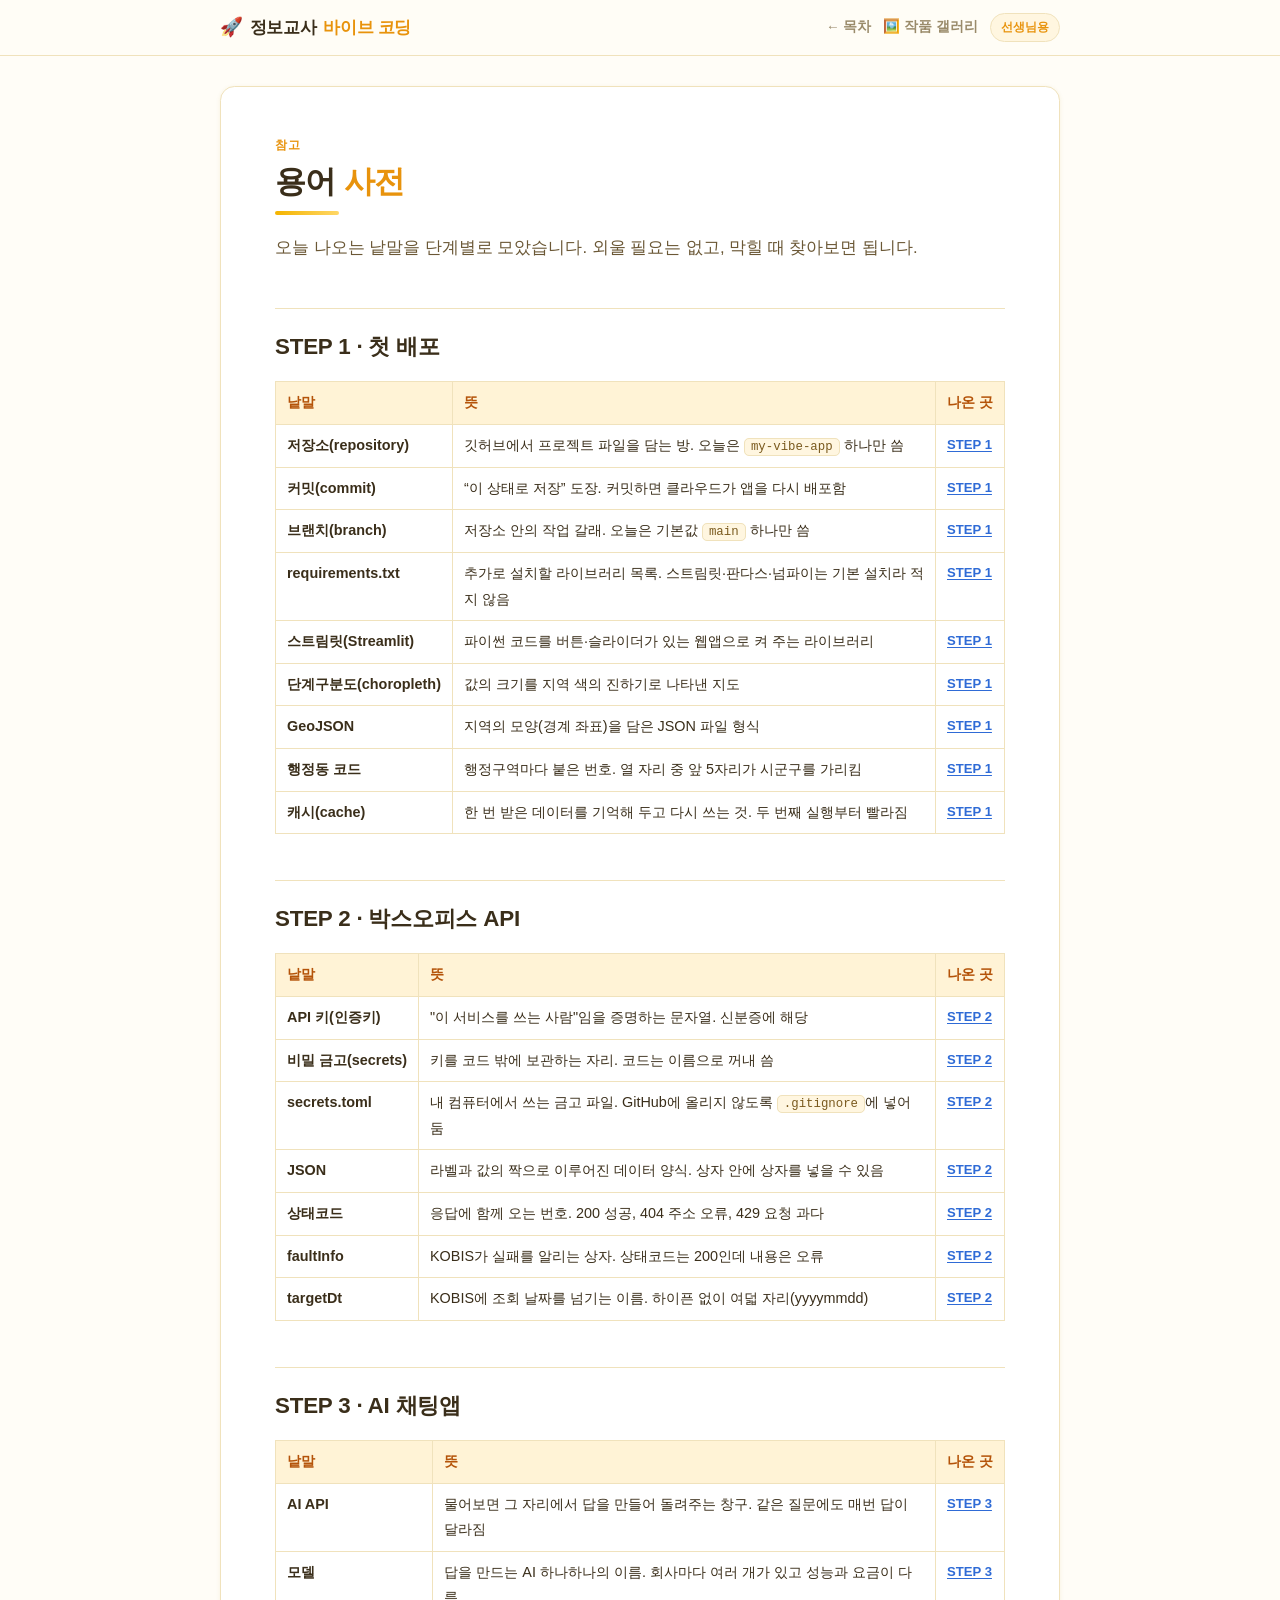
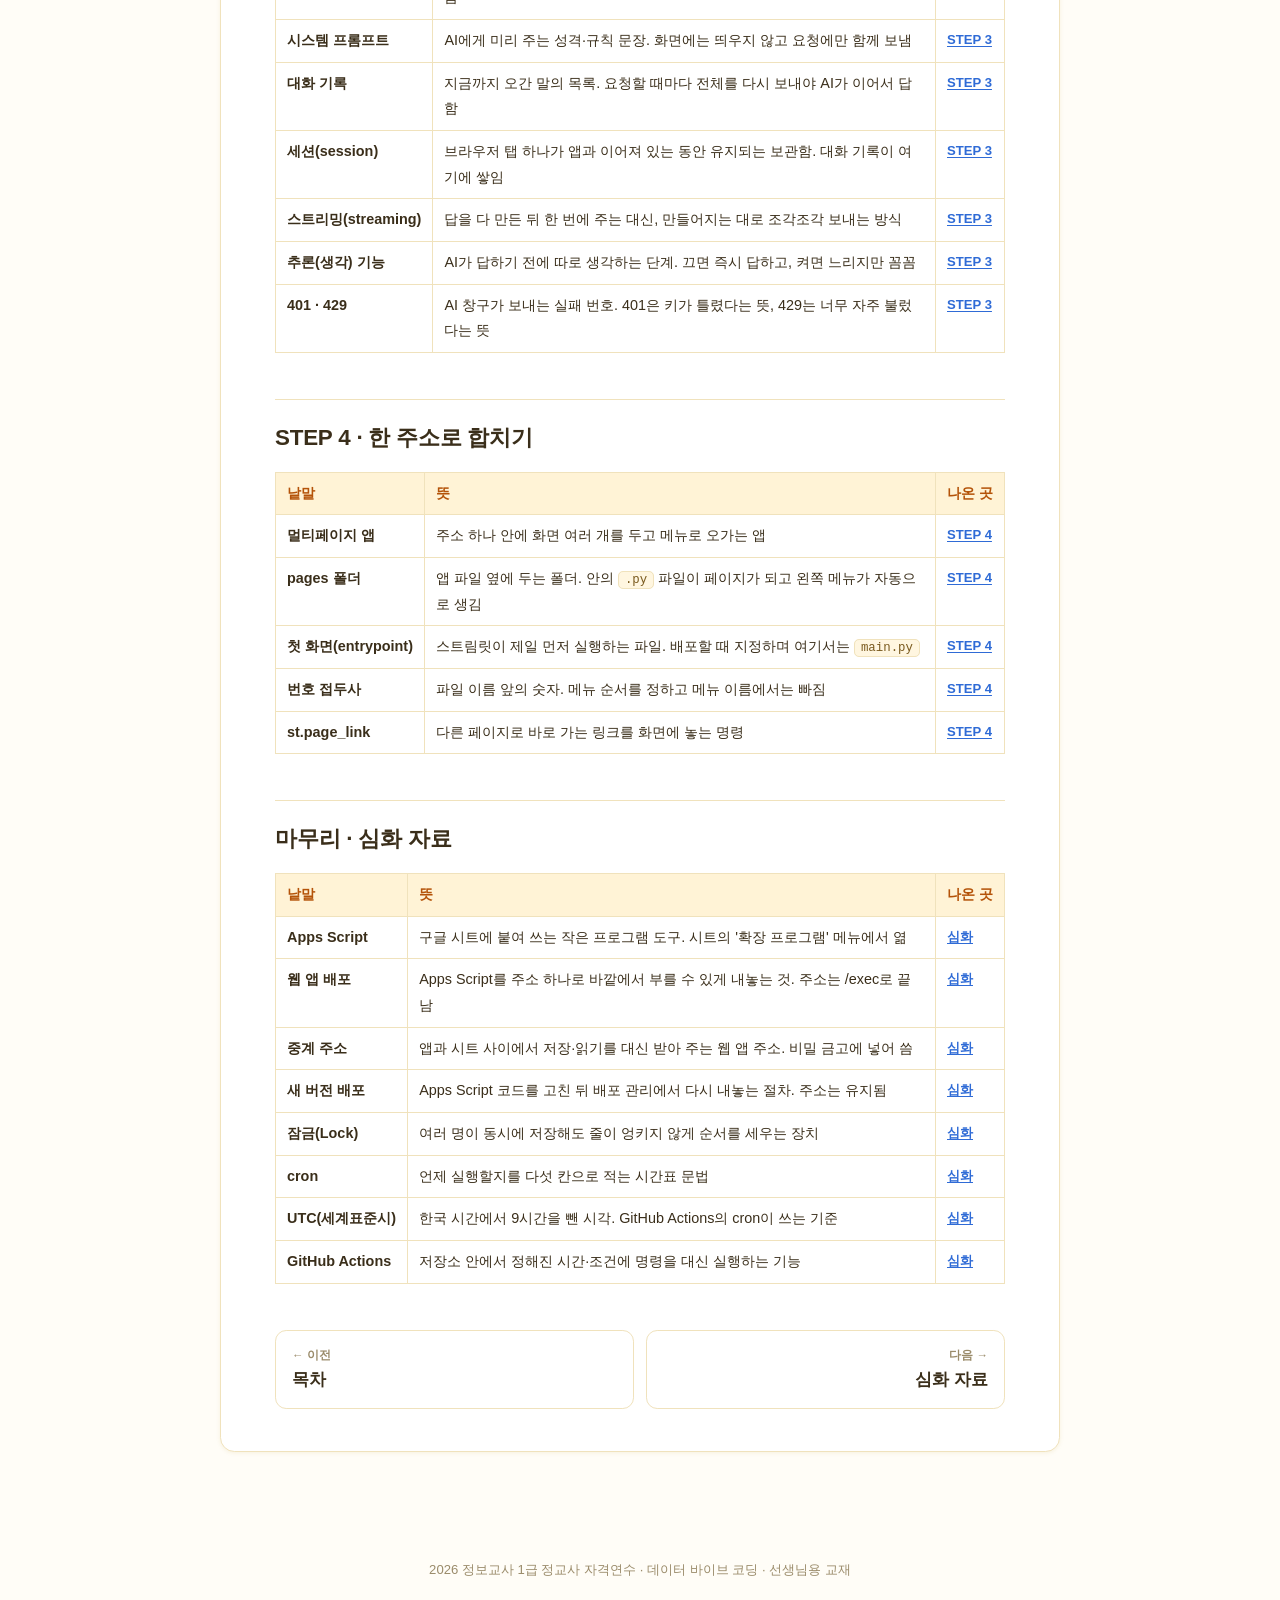
<file: glossary.html>
<!DOCTYPE html>
<html lang="ko">
<head>
<meta charset="utf-8">
<meta name="viewport" content="width=device-width, initial-scale=1">
<title>용어 사전 · 정보교사 바이브 코딩 4시간</title>
<link rel="stylesheet" href="assets/style.css">
<link rel="icon" href="data:image/svg+xml,<svg xmlns=%22http://www.w3.org/2000/svg%22 viewBox=%220 0 100 100%22><text y=%22.9em%22 font-size=%2290%22>🚀</text></svg>">
</head>
<body>
<div class="topbar"><div class="inner">
  <a class="brand" href="index.html"><span class="chick">🚀</span> 정보교사 <span class="a">바이브 코딩</span></a>
  <span class="spacer"></span>
  <a class="home" href="index.html">← 목차</a>
  <a class="home" href="gallery/index.html">🖼️ 작품 갤러리</a>
  <span class="badge">선생님용</span>
</div></div>

<div class="wrap">
<main>
  <span class="eyebrow">참고</span>
  <h1>용어 <span class="a">사전</span></h1>
  <div class="under"></div>
  <p class="lead">오늘 나오는 낱말을 단계별로 모았습니다. 외울 필요는 없고, 막힐 때 찾아보면 됩니다.</p>

  <h2>STEP 1 · 첫 배포</h2>
  <table class="glossary-table">
    <thead><tr><th>낱말</th><th>뜻</th><th>나온 곳</th></tr></thead>
    <tbody>
      <tr><td class="term">저장소(repository)</td><td>깃허브에서 프로젝트 파일을 담는 방. 오늘은 <code>my-vibe-app</code> 하나만 씀</td><td class="dayn"><a href="step1.html">STEP 1</a></td></tr>
      <tr><td class="term">커밋(commit)</td><td>“이 상태로 저장” 도장. 커밋하면 클라우드가 앱을 다시 배포함</td><td class="dayn"><a href="step1.html">STEP 1</a></td></tr>
      <tr><td class="term">브랜치(branch)</td><td>저장소 안의 작업 갈래. 오늘은 기본값 <code>main</code> 하나만 씀</td><td class="dayn"><a href="step1.html">STEP 1</a></td></tr>
      <tr><td class="term">requirements.txt</td><td>추가로 설치할 라이브러리 목록. 스트림릿·판다스·넘파이는 기본 설치라 적지 않음</td><td class="dayn"><a href="step1.html">STEP 1</a></td></tr>
      <tr><td class="term">스트림릿(Streamlit)</td><td>파이썬 코드를 버튼·슬라이더가 있는 웹앱으로 켜 주는 라이브러리</td><td class="dayn"><a href="step1.html">STEP 1</a></td></tr>
      <tr><td class="term">단계구분도(choropleth)</td><td>값의 크기를 지역 색의 진하기로 나타낸 지도</td><td class="dayn"><a href="step1.html">STEP 1</a></td></tr>
      <tr><td class="term">GeoJSON</td><td>지역의 모양(경계 좌표)을 담은 JSON 파일 형식</td><td class="dayn"><a href="step1.html">STEP 1</a></td></tr>
      <tr><td class="term">행정동 코드</td><td>행정구역마다 붙은 번호. 열 자리 중 앞 5자리가 시군구를 가리킴</td><td class="dayn"><a href="step1.html">STEP 1</a></td></tr>
      <tr><td class="term">캐시(cache)</td><td>한 번 받은 데이터를 기억해 두고 다시 쓰는 것. 두 번째 실행부터 빨라짐</td><td class="dayn"><a href="step1.html">STEP 1</a></td></tr>
    </tbody>
  </table>
  <h2>STEP 2 · 박스오피스 API</h2>
  <table class="glossary-table">
    <thead><tr><th>낱말</th><th>뜻</th><th>나온 곳</th></tr></thead>
    <tbody>
      <tr><td class="term">API 키(인증키)</td><td>"이 서비스를 쓰는 사람"임을 증명하는 문자열. 신분증에 해당</td><td class="dayn"><a href="step2.html">STEP 2</a></td></tr>
      <tr><td class="term">비밀 금고(secrets)</td><td>키를 코드 밖에 보관하는 자리. 코드는 이름으로 꺼내 씀</td><td class="dayn"><a href="step2.html">STEP 2</a></td></tr>
      <tr><td class="term">secrets.toml</td><td>내 컴퓨터에서 쓰는 금고 파일. GitHub에 올리지 않도록 <code>.gitignore</code>에 넣어 둠</td><td class="dayn"><a href="step2.html">STEP 2</a></td></tr>
      <tr><td class="term">JSON</td><td>라벨과 값의 짝으로 이루어진 데이터 양식. 상자 안에 상자를 넣을 수 있음</td><td class="dayn"><a href="step2.html">STEP 2</a></td></tr>
      <tr><td class="term">상태코드</td><td>응답에 함께 오는 번호. 200 성공, 404 주소 오류, 429 요청 과다</td><td class="dayn"><a href="step2.html">STEP 2</a></td></tr>
      <tr><td class="term">faultInfo</td><td>KOBIS가 실패를 알리는 상자. 상태코드는 200인데 내용은 오류</td><td class="dayn"><a href="step2.html">STEP 2</a></td></tr>
      <tr><td class="term">targetDt</td><td>KOBIS에 조회 날짜를 넘기는 이름. 하이픈 없이 여덟 자리(yyyymmdd)</td><td class="dayn"><a href="step2.html">STEP 2</a></td></tr>
    </tbody>
  </table>
  <h2>STEP 3 · AI 채팅앱</h2>
  <table class="glossary-table">
    <thead><tr><th>낱말</th><th>뜻</th><th>나온 곳</th></tr></thead>
    <tbody>
      <tr><td class="term">AI API</td><td>물어보면 그 자리에서 답을 만들어 돌려주는 창구. 같은 질문에도 매번 답이 달라짐</td><td class="dayn"><a href="step3.html">STEP 3</a></td></tr>
      <tr><td class="term">모델</td><td>답을 만드는 AI 하나하나의 이름. 회사마다 여러 개가 있고 성능과 요금이 다름</td><td class="dayn"><a href="step3.html">STEP 3</a></td></tr>
      <tr><td class="term">시스템 프롬프트</td><td>AI에게 미리 주는 성격·규칙 문장. 화면에는 띄우지 않고 요청에만 함께 보냄</td><td class="dayn"><a href="step3.html">STEP 3</a></td></tr>
      <tr><td class="term">대화 기록</td><td>지금까지 오간 말의 목록. 요청할 때마다 전체를 다시 보내야 AI가 이어서 답함</td><td class="dayn"><a href="step3.html">STEP 3</a></td></tr>
      <tr><td class="term">세션(session)</td><td>브라우저 탭 하나가 앱과 이어져 있는 동안 유지되는 보관함. 대화 기록이 여기에 쌓임</td><td class="dayn"><a href="step3.html">STEP 3</a></td></tr>
      <tr><td class="term">스트리밍(streaming)</td><td>답을 다 만든 뒤 한 번에 주는 대신, 만들어지는 대로 조각조각 보내는 방식</td><td class="dayn"><a href="step3.html">STEP 3</a></td></tr>
      <tr><td class="term">추론(생각) 기능</td><td>AI가 답하기 전에 따로 생각하는 단계. 끄면 즉시 답하고, 켜면 느리지만 꼼꼼</td><td class="dayn"><a href="step3.html">STEP 3</a></td></tr>
      <tr><td class="term">401 · 429</td><td>AI 창구가 보내는 실패 번호. 401은 키가 틀렸다는 뜻, 429는 너무 자주 불렀다는 뜻</td><td class="dayn"><a href="step3.html">STEP 3</a></td></tr>
    </tbody>
  </table>
  <h2>STEP 4 · 한 주소로 합치기</h2>
  <table class="glossary-table">
    <thead><tr><th>낱말</th><th>뜻</th><th>나온 곳</th></tr></thead>
    <tbody>
      <tr><td class="term">멀티페이지 앱</td><td>주소 하나 안에 화면 여러 개를 두고 메뉴로 오가는 앱</td><td class="dayn"><a href="step4.html">STEP 4</a></td></tr>
      <tr><td class="term">pages 폴더</td><td>앱 파일 옆에 두는 폴더. 안의 <code>.py</code> 파일이 페이지가 되고 왼쪽 메뉴가 자동으로 생김</td><td class="dayn"><a href="step4.html">STEP 4</a></td></tr>
      <tr><td class="term">첫 화면(entrypoint)</td><td>스트림릿이 제일 먼저 실행하는 파일. 배포할 때 지정하며 여기서는 <code>main.py</code></td><td class="dayn"><a href="step4.html">STEP 4</a></td></tr>
      <tr><td class="term">번호 접두사</td><td>파일 이름 앞의 숫자. 메뉴 순서를 정하고 메뉴 이름에서는 빠짐</td><td class="dayn"><a href="step4.html">STEP 4</a></td></tr>
      <tr><td class="term">st.page_link</td><td>다른 페이지로 바로 가는 링크를 화면에 놓는 명령</td><td class="dayn"><a href="step4.html">STEP 4</a></td></tr>
    </tbody>
  </table>
  <h2>마무리 · 심화 자료</h2>
  <table class="glossary-table">
    <thead><tr><th>낱말</th><th>뜻</th><th>나온 곳</th></tr></thead>
    <tbody>
      <tr><td class="term">Apps Script</td><td>구글 시트에 붙여 쓰는 작은 프로그램 도구. 시트의 '확장 프로그램' 메뉴에서 엶</td><td class="dayn"><a href="extra.html">심화</a></td></tr>
      <tr><td class="term">웹 앱 배포</td><td>Apps Script를 주소 하나로 바깥에서 부를 수 있게 내놓는 것. 주소는 /exec로 끝남</td><td class="dayn"><a href="extra.html">심화</a></td></tr>
      <tr><td class="term">중계 주소</td><td>앱과 시트 사이에서 저장·읽기를 대신 받아 주는 웹 앱 주소. 비밀 금고에 넣어 씀</td><td class="dayn"><a href="extra.html">심화</a></td></tr>
      <tr><td class="term">새 버전 배포</td><td>Apps Script 코드를 고친 뒤 배포 관리에서 다시 내놓는 절차. 주소는 유지됨</td><td class="dayn"><a href="extra.html">심화</a></td></tr>
      <tr><td class="term">잠금(Lock)</td><td>여러 명이 동시에 저장해도 줄이 엉키지 않게 순서를 세우는 장치</td><td class="dayn"><a href="extra.html">심화</a></td></tr>
      <tr><td class="term">cron</td><td>언제 실행할지를 다섯 칸으로 적는 시간표 문법</td><td class="dayn"><a href="extra.html">심화</a></td></tr>
      <tr><td class="term">UTC(세계표준시)</td><td>한국 시간에서 9시간을 뺀 시각. GitHub Actions의 cron이 쓰는 기준</td><td class="dayn"><a href="extra.html">심화</a></td></tr>
      <tr><td class="term">GitHub Actions</td><td>저장소 안에서 정해진 시간·조건에 명령을 대신 실행하는 기능</td><td class="dayn"><a href="extra.html">심화</a></td></tr>
    </tbody>
  </table>

  <div class="pager">
    <a class="prev" href="index.html"><div class="dir">← 이전</div><div class="tt">목차</div></a>
    <a class="next" href="extra.html"><div class="dir">다음 →</div><div class="tt">심화 자료</div></a>
  </div>
</main>
</div>

<footer class="foot">2026 정보교사 1급 정교사 자격연수 · 데이터 바이브 코딩 · 선생님용 교재</footer>
<script src="assets/copy.js"></script>
</body>
</html>
</file>
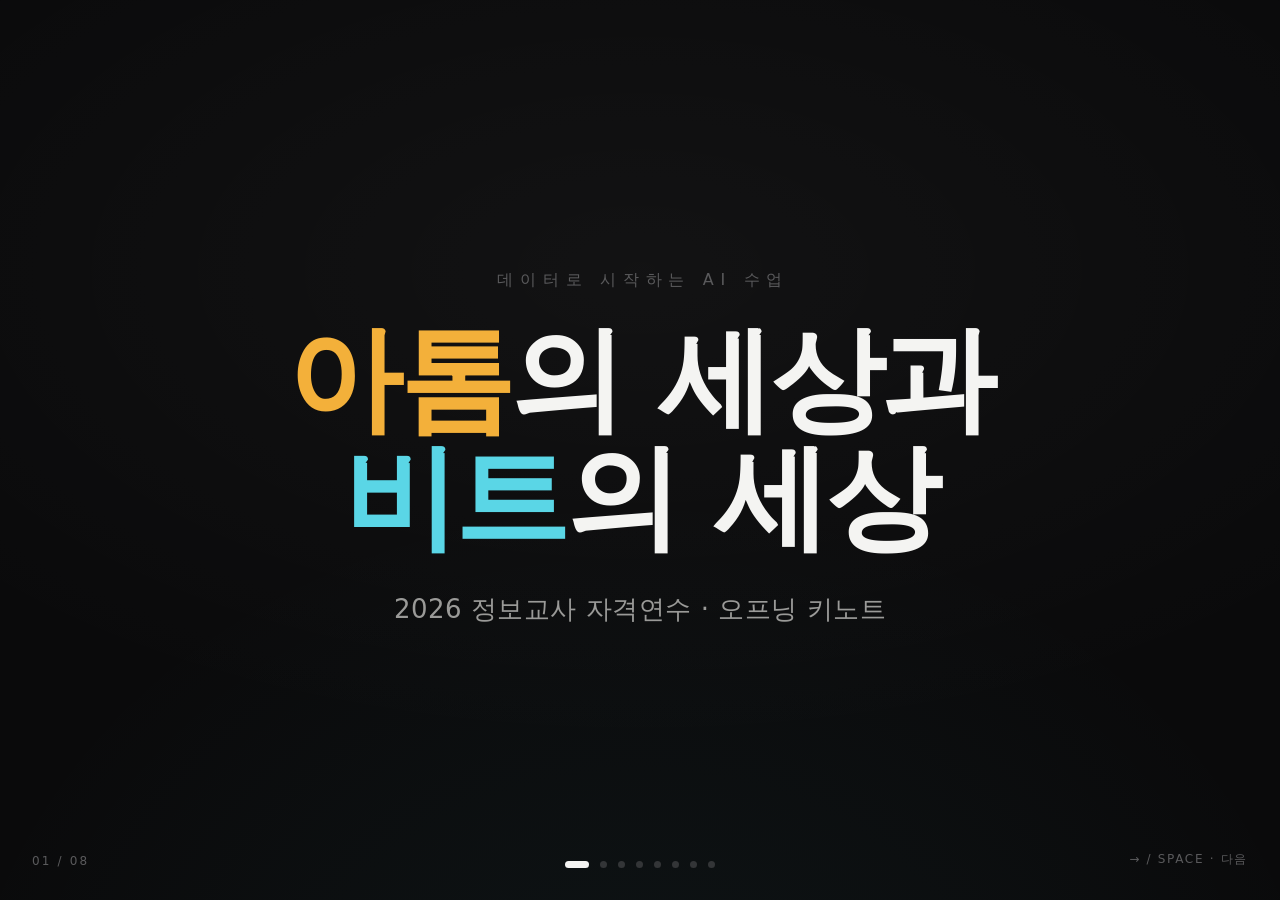
<file: intro-keynote.html>
<!doctype html>
<html lang="ko">
<head>
<meta charset="utf-8">
<meta name="viewport" content="width=device-width, initial-scale=1, viewport-fit=cover">
<title>아톰의 세상과 비트의 세상 — 데이터로 시작하는 AI 수업</title>
<style>
  :root{
    --bg:#0A0A0B;
    --bg2:#0E0E11;
    --ink:#F4F4F2;
    --ink-dim:#9A9A98;
    --ink-faint:#5A5A5C;
    --amber:#F3B03A;      /* 아톰 — 따뜻한 골드 */
    --amber-soft:#F7C97B;
    --cyan:#5AD6E6;       /* 비트 — 차가운 시안 */
    --cyan-soft:#9DE9F2;
    --line:#FFFFFF;
    --ease:cubic-bezier(.22,.61,.36,1);
    --font: -apple-system, BlinkMacSystemFont, "Apple SD Gothic Neo", "Pretendard",
            "Malgun Gothic", "맑은 고딕", "Noto Sans KR", system-ui, sans-serif;
  }

  *{ box-sizing:border-box; margin:0; padding:0; }
  html,body{ height:100%; }
  body{
    background:var(--bg);
    color:var(--ink);
    font-family:var(--font);
    overflow:hidden;
    -webkit-font-smoothing:antialiased;
    text-rendering:optimizeLegibility;
    letter-spacing:-.01em;
    /* 한글은 어절(띄어쓰기) 단위로만 줄바꿈 — '규 / 칙.' 처럼 쪼개지지 않게.
       word-break/overflow-wrap 은 상속되므로 모든 텍스트 요소에 그대로 적용된다.
       overflow-wrap 은 한 어절이 줄 너비를 넘는 예외 상황의 안전장치. */
    word-break:keep-all;
    overflow-wrap:break-word;
  }

  /* subtle vignette + grain so pure black feels crafted, not flat */
  .stage{
    position:fixed; inset:0;
    background:
      radial-gradient(120% 90% at 50% 30%, rgba(255,255,255,.035), transparent 60%),
      radial-gradient(100% 120% at 50% 120%, rgba(90,214,230,.05), transparent 55%),
      var(--bg);
  }

  .deck{ position:fixed; inset:0; }

  .slide{
    position:absolute; inset:0;
    display:flex; flex-direction:column;
    align-items:center; justify-content:center;
    padding: clamp(28px, 6vw, 96px);
    text-align:center;
    opacity:0;
    visibility:hidden;
    transform:translateY(14px);
    transition:opacity .9s var(--ease), transform 1.1s var(--ease), visibility .9s;
    will-change:opacity, transform;
  }
  .slide.active{
    opacity:1; visibility:visible; transform:none;
    transition-delay:.05s;
  }
  .slide.past{ transform:translateY(-14px); }

  /* Stagger children of the active slide */
  .slide .rise{
    opacity:0; transform:translateY(22px);
    transition:opacity .9s var(--ease), transform 1s var(--ease);
  }
  .slide.active .rise{ opacity:1; transform:none; }
  .slide.active .rise.d1{ transition-delay:.18s; }
  .slide.active .rise.d2{ transition-delay:.34s; }
  .slide.active .rise.d3{ transition-delay:.52s; }
  .slide.active .rise.d4{ transition-delay:.72s; }

  /* ---- Typographic system ---- */
  .kicker{
    font-size:clamp(12px, 1.5vw, 16px);
    font-weight:500;
    letter-spacing:.42em;
    text-transform:uppercase;
    color:var(--ink-faint);
    margin-bottom:clamp(20px,3.4vh,42px);
    padding-left:.42em; /* optical: offset the tracking */
  }
  .label{
    font-size:clamp(15px, 2.1vw, 24px);
    font-weight:400;
    color:var(--ink-dim);
    letter-spacing:.04em;
    margin-bottom:clamp(14px, 2.6vh, 30px);
  }
  .hero{
    font-weight:800;
    line-height:1.02;
    letter-spacing:-.03em;
    font-size:clamp(44px, 9vw, 140px);
  }
  .hero.med{ font-size:clamp(38px, 7vw, 104px); }
  .sub{
    margin-top:clamp(22px,3.6vh,40px);
    font-size:clamp(15px, 2.2vw, 26px);
    font-weight:400;
    color:var(--ink-dim);
    letter-spacing:.02em;
    /* em ≈ 한글 한 글자. ch(=‘0’ 너비, 약 .5em)로 잡으면 의도한 <br> 줄이 또 접힌다 */
    max-width:min(100%, 20em);
    line-height:1.6;
  }
  .amber{ color:var(--amber); }
  .cyan{ color:var(--cyan); }
  .thin{ font-weight:300; }
  .nowrap{ white-space:nowrap; }

  .lead{
    font-size:clamp(24px, 4.4vw, 60px);
    font-weight:300;
    line-height:1.4;
    letter-spacing:-.015em;
    max-width:min(100%, 22em);
    color:var(--ink);
  }
  .lead b{ font-weight:800; letter-spacing:-.025em; }
  /* scene 4 only — the question carries the deck, so it goes big */
  .lead.big{
    font-size:clamp(38px, 8.6vw, 118px);
    line-height:1.12;
    letter-spacing:-.03em;
    max-width:min(100%, 14em);
  }

  /* ---- Shapes ---- */
  .glyph{
    height:clamp(120px, 26vh, 260px);
    display:flex; align-items:center; justify-content:center;
    margin-bottom:clamp(30px,5vh,64px);
    position:relative;
  }

  /* Atom: soft warm circle with glow */
  .atom{
    width:clamp(96px,15vh,168px); height:clamp(96px,15vh,168px);
    border-radius:50%;
    background:radial-gradient(circle at 38% 32%, var(--amber-soft), var(--amber) 55%, #B87510 100%);
    box-shadow:0 0 4px rgba(243,176,58,.5), 0 0 44px rgba(243,176,58,.32), 0 0 120px rgba(243,176,58,.18);
    animation:breathe 6s var(--ease) infinite;
  }
  @keyframes breathe{
    0%,100%{ transform:scale(1); box-shadow:0 0 4px rgba(243,176,58,.5),0 0 44px rgba(243,176,58,.30),0 0 120px rgba(243,176,58,.16); }
    50%{ transform:scale(1.045); box-shadow:0 0 6px rgba(243,176,58,.6),0 0 60px rgba(243,176,58,.4),0 0 150px rgba(243,176,58,.22); }
  }

  /* Bit: grid of small squares */
  .bits{
    display:grid; grid-template-columns:repeat(5, 1fr); gap:clamp(9px,1.6vh,16px);
  }
  .bit{
    width:clamp(15px,2.4vh,26px); height:clamp(15px,2.4vh,26px);
    border-radius:3px;
    background:var(--cyan);
    box-shadow:0 0 10px rgba(90,214,230,.5);
    opacity:.9;
  }
  .slide.active .bits .bit{ animation:pixIn .5s var(--ease) both; }
  @keyframes pixIn{ from{ opacity:0; transform:scale(.4); } to{ opacity:.9; transform:none; } }

  /* Scene 5: bits and atoms exchange — two crossing flows */
  .sweep{
    width:min(760px, 84vw);
    height:clamp(120px,24vh,220px);
    position:relative;
    margin-bottom:clamp(24px,4vh,48px);
  }
  /* 아톰 — 처음부터 크고, 5장 내내 크기 고정. '원래 아톰의 세상이 더 컸다'.
     .sweep 은 flex 아이템이라 낮은 화면에서 눌린다. vh 대신 sweep 높이(%)에 맞춰
     크기를 잡아야 눌린 높이를 뚫고 나가지 않는다. */
  .sweep .atom-s{
    position:absolute; top:50%; right:6%; transform:translateY(-50%);
    height:min(78%, 168px); width:auto; aspect-ratio:1; border-radius:50%;
    background:radial-gradient(circle at 38% 32%, var(--amber-soft), var(--amber) 55%, #B87510 100%);
    box-shadow:0 0 44px rgba(243,176,58,.35), 0 0 110px rgba(243,176,58,.16);
    z-index:2;
  }
  /* 비트 — 격자는 항상 5×5 자리를 차지하고, 처음엔 가운데 3×3만 켜져 있다.
     바깥 링이 켜지면서 3×3 → 5×5 로 넓어진다. 커지는 건 이쪽뿐.
     아톰과 같은 기준(sweep 높이)으로 잡아 어느 화면에서든 비율이 일정하다. */
  .sweep .bits-s{
    position:absolute; top:50%; left:5%; transform:translateY(-50%);
    display:grid;
    grid-template-columns:repeat(5,1fr); grid-template-rows:repeat(5,1fr);
    gap:7%;
    height:min(66%, 136px); width:auto; aspect-ratio:1;
    z-index:2;
  }
  .sweep .bits-s i{
    display:block; width:100%; height:100%;
    border-radius:3px; background:var(--cyan);
    box-shadow:0 0 10px rgba(90,214,230,.45);
    opacity:.9;
  }
  .sweep .bits-s i.ring{ opacity:0; transform:scale(.3); }
  .slide.active .sweep .bits-s i.ring{ animation:ringIn .8s var(--ease) both; }
  @keyframes ringIn{ from{ opacity:0; transform:scale(.3); } to{ opacity:.9; transform:none; } }
  .sweep .field{ position:absolute; inset:0; }
  /* bit particle — small cyan square, travels toward the atom */
  .sweep .p{
    position:absolute; width:clamp(9px,1.5vh,15px); height:clamp(9px,1.5vh,15px);
    border-radius:2px; background:var(--cyan); box-shadow:0 0 8px rgba(90,214,230,.6);
    opacity:0;
    --x0:-40px; --op:.92;
  }
  /* atom particle — small amber circle, travels back toward the bits.
     holds its size and count, so the cyan side reads as the one expanding */
  .sweep .p.atom-p{
    width:clamp(7px,1.2vh,12px); height:clamp(7px,1.2vh,12px);
    border-radius:50%;
    background:radial-gradient(circle at 38% 32%, var(--amber-soft), var(--amber) 70%);
    box-shadow:0 0 8px rgba(243,176,58,.55);
    --x0:40px; --op:.72;
  }
  .slide.active .sweep .p{ animation:drift 3.4s var(--ease) infinite; } /* per-particle duration/delay set inline */
  @keyframes drift{
    0%{ opacity:0; transform:translateX(var(--x0,-40px)) scale(.6); }
    18%{ opacity:var(--op,.92); }
    75%{ opacity:calc(var(--op,.92) * .88); }
    100%{ opacity:0; transform:translateX(var(--dx,320px)) scale(1); }
  }

  /* Scene 7: line connecting atom and bit */
  .bridge{
    width:min(720px,84vw); height:clamp(120px,22vh,200px);
    position:relative; margin-bottom:clamp(26px,4vh,52px);
  }
  .bridge .node-atom{
    position:absolute; left:4%; top:50%; transform:translateY(-50%);
    width:clamp(64px,11vh,110px); height:clamp(64px,11vh,110px); border-radius:50%;
    background:radial-gradient(circle at 38% 32%, var(--amber-soft), var(--amber) 55%, #B87510 100%);
    box-shadow:0 0 40px rgba(243,176,58,.35),0 0 90px rgba(243,176,58,.16);
  }
  .bridge .node-bits{
    position:absolute; right:4%; top:50%; transform:translateY(-50%);
    display:grid; grid-template-columns:repeat(3,1fr); gap:clamp(6px,1vh,10px);
  }
  .bridge .node-bits i{
    width:clamp(13px,2vh,22px); height:clamp(13px,2vh,22px); border-radius:3px;
    background:var(--cyan); box-shadow:0 0 10px rgba(90,214,230,.5); display:block;
  }
  .bridge svg{ position:absolute; inset:0; width:100%; height:100%; overflow:visible; }
  .bridge .link{
    stroke:url(#lg); stroke-width:2.4; fill:none;
    stroke-dasharray:1; stroke-dashoffset:1;
    filter:drop-shadow(0 0 6px rgba(255,255,255,.35));
  }
  .slide.active .bridge .link{
    stroke-dasharray:1000; stroke-dashoffset:1000;
    animation:draw 1.6s var(--ease) .5s forwards;
  }
  @keyframes draw{ to{ stroke-dashoffset:0; } }
  .bridge .ai-tag{
    position:absolute; left:50%; top:calc(50% - clamp(40px,8vh,64px)); transform:translateX(-50%);
    font-size:clamp(13px,1.7vw,18px); letter-spacing:.34em; color:var(--ink-dim);
    text-transform:uppercase; opacity:0;
  }
  .slide.active .bridge .ai-tag{ animation:fadeUp .8s var(--ease) 1.4s both; }
  @keyframes fadeUp{ from{opacity:0; transform:translate(-50%,8px);} to{opacity:1; transform:translate(-50%,0);} }

  /* two-column duo for data & algorithm */
  .duo{
    display:flex; gap:clamp(18px,5vw,80px);
    align-items:baseline; justify-content:center; flex-wrap:wrap;
  }
  .duo .word{
    font-size:clamp(34px,6.5vw,92px); font-weight:800; letter-spacing:-.03em; line-height:1;
  }
  .duo .amp{ font-size:clamp(24px,4vw,54px); font-weight:200; color:var(--ink-faint); }

  /* ---- Start button (final) ---- */
  .cta{
    margin-top:clamp(30px,5vh,56px);
    display:inline-flex; align-items:center; gap:.7em;
    padding:clamp(15px,2vh,20px) clamp(30px,4vw,46px);
    border-radius:999px;
    background:var(--ink); color:var(--bg);
    font-size:clamp(16px,2vw,21px); font-weight:700; letter-spacing:.01em;
    text-decoration:none;
    transition:transform .3s var(--ease), box-shadow .3s var(--ease), background .3s;
    box-shadow:0 6px 30px rgba(255,255,255,.12);
  }
  .cta:hover{ transform:translateY(-2px); box-shadow:0 12px 44px rgba(255,255,255,.22); }
  .cta .arrow{ transition:transform .3s var(--ease); }
  .cta:hover .arrow{ transform:translateX(4px); }

  /* ---- Progress dots ---- */
  .dots{
    position:fixed; left:50%; bottom:clamp(20px,3.6vh,34px); transform:translateX(-50%);
    display:flex; gap:11px; z-index:20;
  }
  .dot{
    width:7px; height:7px; border-radius:50%;
    background:var(--ink-faint); opacity:.5;
    border:none; padding:0; cursor:pointer;
    transition:all .4s var(--ease);
  }
  .dot:hover{ opacity:.85; }
  .dot.on{ width:24px; border-radius:4px; background:var(--ink); opacity:1; }

  /* progress hairline top */
  .bar{
    position:fixed; top:0; left:0; height:2px; z-index:20;
    background:linear-gradient(90deg,var(--amber),var(--cyan));
    width:0; transition:width .7s var(--ease);
  }

  /* hint */
  .hint{
    position:fixed; right:clamp(18px,3vw,32px); bottom:clamp(20px,3.6vh,34px);
    font-size:12px; letter-spacing:.14em; color:var(--ink-faint); z-index:20;
    text-transform:uppercase; user-select:none;
    transition:opacity .6s;
  }
  .counter{
    position:fixed; left:clamp(18px,3vw,32px); bottom:clamp(20px,3.6vh,34px);
    font-size:12px; letter-spacing:.18em; color:var(--ink-faint); z-index:20;
    font-variant-numeric:tabular-nums;
  }

  @media (max-width:520px){
    .hint{ display:none; }
    .kicker{ letter-spacing:.3em; }
  }

  @media (prefers-reduced-motion: reduce){
    *{ animation:none !important; }
    .slide{ transition:opacity .3s ease, visibility .3s; transform:none !important; }
    .slide .rise{ transition:opacity .3s ease; transform:none !important; }
    .bridge .link{ stroke-dashoffset:0 !important; stroke-dasharray:none !important; }
    .bridge .ai-tag{ opacity:1 !important; }
    /* scene 5: freeze the exchange mid-flight — a static, interleaved field */
    .sweep .p{ opacity:.5 !important; transform:translateX(var(--half,0px)) !important; }
    /* and show the bit world already widened to its full 5×5 */
    .sweep .bits-s i.ring{ opacity:.9 !important; transform:none !important; }
  }
</style>
</head>
<body>
<div class="stage"></div>
<div class="bar" id="bar"></div>

<main class="deck" id="deck">

  <!-- 1. 표지 -->
  <section class="slide" data-i="0" aria-label="표지">
    <div class="kicker rise">데이터로 시작하는 AI 수업</div>
    <h1 class="hero rise d1">
      <span class="amber">아톰</span>의 세상과<br>
      <span class="cyan">비트</span>의 세상
    </h1>
    <p class="sub rise d3">2026 정보교사 자격연수 · 오프닝 키노트</p>
  </section>

  <!-- 2. 아톰의 세상 -->
  <section class="slide" data-i="1" aria-label="아톰의 세상">
    <div class="glyph rise"><div class="atom" aria-hidden="true"></div></div>
    <div class="label rise d1">우리가 사는 곳</div>
    <h2 class="hero med rise d2"><span class="amber">아톰</span>의 세상</h2>
    <p class="sub rise d3">물질과 몸, 그리고 공간.<br>손으로 만질 수 있는 모든 것.</p>
  </section>

  <!-- 3. 비트의 세상 -->
  <section class="slide" data-i="2" aria-label="비트의 세상">
    <div class="glyph rise" aria-hidden="true">
      <div class="bits" id="bitsGrid"></div>
    </div>
    <div class="label rise d1">또 하나의 세상</div>
    <h2 class="hero med rise d2"><span class="cyan">비트</span>의 세상</h2>
    <p class="sub rise d3">정보와 화면, 그리고 네트워크.<br>모든 것이 <span class="cyan">0</span>과 <span class="cyan">1</span>로 흐른다.</p>
  </section>

  <!-- 4. 질문 -->
  <section class="slide" data-i="3" aria-label="질문">
    <div class="kicker rise">Question</div>
    <h2 class="lead big rise d1"><b>10년 후</b>를<br>예측한다면?</h2>
  </section>

  <!-- 5. 비트가 넓어진다 -->
  <section class="slide" data-i="4" aria-label="비트의 확장">
    <div class="sweep rise" id="sweep" aria-hidden="true">
      <div class="field" id="sweepField"></div>
      <div class="bits-s" id="sweepBits"></div>
      <div class="atom-s"></div>
    </div>
    <h2 class="lead rise d2">
      <span class="cyan">비트</span>의 세상은 더 넓어지고,<br>
      <b class="amber">아톰</b>의 세상과<br>서로 더 큰 영향을 주고받을 것
    </h2>
  </section>

  <!-- 6. 데이터와 알고리즘 -->
  <section class="slide" data-i="5" aria-label="데이터와 알고리즘">
    <div class="label rise">비트의 세상을 이루는 건</div>
    <div class="duo rise d1">
      <span class="word cyan">데이터</span>
      <span class="amp">&amp;</span>
      <span class="word">알고리즘</span>
    </div>
    <p class="sub rise d3">쌓여 온 기록과, 그것을 다루는 규칙.</p>
  </section>

  <!-- 7. AI가 잇는다 -->
  <section class="slide" data-i="6" aria-label="AI가 잇는다">
    <div class="bridge rise" aria-hidden="true">
      <div class="ai-tag">AI</div>
      <div class="node-atom"></div>
      <svg viewBox="0 0 720 200" preserveAspectRatio="none">
        <defs>
          <linearGradient id="lg" x1="0" y1="0" x2="1" y2="0">
            <stop offset="0%" stop-color="#F3B03A"/>
            <stop offset="50%" stop-color="#FFFFFF"/>
            <stop offset="100%" stop-color="#5AD6E6"/>
          </linearGradient>
        </defs>
        <path class="link" d="M 70 100 C 260 40, 460 160, 650 100"/>
      </svg>
      <div class="node-bits"><i></i><i></i><i></i><i></i><i></i><i></i><i></i><i></i><i></i></div>
    </div>
    <div class="label rise d2">아톰과 비트를 연결하는,</div>
    <h2 class="hero med rise d3">AI</h2>
  </section>

  <!-- 8. 마무리 -->
  <section class="slide" data-i="7" aria-label="마무리">
    <div class="kicker rise">그래서 오늘 우리는,</div>
    <h2 class="hero rise d1"><span class="cyan">데이터</span>에서<br>시작합니다</h2>
    <a class="cta rise d3" href="step1.html" target="_top">
      STEP 1 · 첫 배포 시작하기 <span class="arrow" aria-hidden="true">→</span>
    </a>
  </section>

</main>

<nav class="dots" id="dots" aria-label="슬라이드 이동"></nav>
<div class="counter" id="counter">01 / 08</div>
<div class="hint" id="hint">→ / Space · 다음</div>

<script>
(function(){
  "use strict";
  var slides = Array.prototype.slice.call(document.querySelectorAll('.slide'));
  var total = slides.length;
  var idx = 0;
  var dotsEl = document.getElementById('dots');
  var bar = document.getElementById('bar');
  var counter = document.getElementById('counter');
  var hint = document.getElementById('hint');

  // build dots
  var dots = [];
  for(var i=0;i<total;i++){
    var b = document.createElement('button');
    b.className = 'dot';
    b.setAttribute('aria-label', (i+1) + '번째 슬라이드');
    (function(n){ b.addEventListener('click', function(){ go(n); }); })(i);
    dotsEl.appendChild(b);
    dots.push(b);
  }

  // build bit grid (scene 3) — 25 squares
  var grid = document.getElementById('bitsGrid');
  if(grid){
    for(var g=0; g<25; g++){
      var d = document.createElement('span');
      d.className = 'bit';
      d.style.animationDelay = (g*30) + 'ms';
      grid.appendChild(d);
    }
  }

  // build the scene-5 bit cluster — 5x5 grid, but only the middle 3x3 starts lit.
  // the outer ring blooms in from the edges outward: the bit world widening.
  var bitsS = document.getElementById('sweepBits');
  if(bitsS){
    for(var r=0; r<5; r++){
      for(var c=0; c<5; c++){
        var cell = document.createElement('i');
        if(r===0 || r===4 || c===0 || c===4){
          cell.className = 'ring';
          // corners sit farther out, so they light up last
          var dist = Math.sqrt((r-2)*(r-2) + (c-2)*(c-2));
          cell.style.animationDelay = (1 + (dist-2)*1.15).toFixed(2) + 's';
        }
        bitsS.appendChild(cell);
      }
    }
  }

  // build sweep field (scene 5) — bits and atoms crossing both ways
  var field = document.getElementById('sweepField');
  if(field){
    var spawn = function(isAtom){
      var p = document.createElement('span');
      p.className = isAtom ? 'p atom-p' : 'p';
      var dist = 450 + Math.round(Math.random()*140);
      var dx = isAtom ? -dist : dist;
      // atoms start by the amber circle, bits start by the bit cluster
      var left = isAtom ? (76 + Math.random()*20) : (Math.random()*20);
      // bits fan out across the whole field; atoms keep to a narrow central lane,
      // so the cyan side visibly claims more ground than the amber side
      p.style.top = (isAtom
        ? Math.round(30 + Math.random()*40)
        : Math.round(5 + Math.random()*83)) + '%';
      p.style.left = Math.round(left) + '%';
      p.style.setProperty('--dx', dx + 'px');
      p.style.setProperty('--half', Math.round(dx/2) + 'px'); // reduced-motion resting spot
      p.style.animationDelay = (Math.random()*3.4).toFixed(2) + 's';
      p.style.animationDuration = (isAtom ? 3.7 + Math.random()*.9 : 3.1 + Math.random()*.8).toFixed(2) + 's';
      field.appendChild(p);
    };
    // more cyan than amber: the bit world is the one gaining ground
    for(var s=0; s<17; s++){ spawn(false); }
    for(var a=0; a<8; a++){ spawn(true); }
  }

  function render(){
    slides.forEach(function(sl, n){
      sl.classList.remove('active','past');
      if(n === idx){ sl.classList.add('active'); }
      else if(n < idx){ sl.classList.add('past'); }
    });
    dots.forEach(function(dt, n){ dt.classList.toggle('on', n === idx); });
    bar.style.width = ((idx)/(total-1)*100) + '%';
    counter.textContent = pad(idx+1) + ' / ' + pad(total);
  }
  function pad(n){ return (n<10?'0':'') + n; }

  function go(n){
    n = Math.max(0, Math.min(total-1, n));
    if(n === idx) return;
    idx = n;
    render();
  }
  function next(){ if(idx < total-1) go(idx+1); }
  function prev(){ if(idx > 0) go(idx-1); }

  // keyboard
  document.addEventListener('keydown', function(e){
    if(e.key === 'ArrowRight' || e.key === ' ' || e.key === 'Spacebar' || e.key === 'PageDown'){
      e.preventDefault(); next();
    } else if(e.key === 'ArrowLeft' || e.key === 'PageUp'){
      e.preventDefault(); prev();
    } else if(e.key === 'Home'){ e.preventDefault(); go(0); }
    else if(e.key === 'End'){ e.preventDefault(); go(total-1); }
  });

  // click anywhere = next (except on links, dots)
  document.getElementById('deck').addEventListener('click', function(e){
    if(e.target.closest('a') || e.target.closest('.dot')) return;
    next();
  });

  // touch swipe
  var tx = 0, ty = 0;
  document.addEventListener('touchstart', function(e){
    tx = e.changedTouches[0].clientX; ty = e.changedTouches[0].clientY;
  }, {passive:true});
  document.addEventListener('touchend', function(e){
    var dx = e.changedTouches[0].clientX - tx;
    var dy = e.changedTouches[0].clientY - ty;
    if(Math.abs(dx) > 45 && Math.abs(dx) > Math.abs(dy)){
      if(dx < 0) next(); else prev();
    }
  }, {passive:true});

  // hide hint after first advance
  var hid = false;
  function hideHint(){ if(!hid){ hid = true; hint.style.opacity = '0'; } }
  document.addEventListener('keydown', hideHint, {once:true});
  document.getElementById('deck').addEventListener('click', hideHint, {once:true});

  render();
})();
</script>
</body>
</html>
</file>
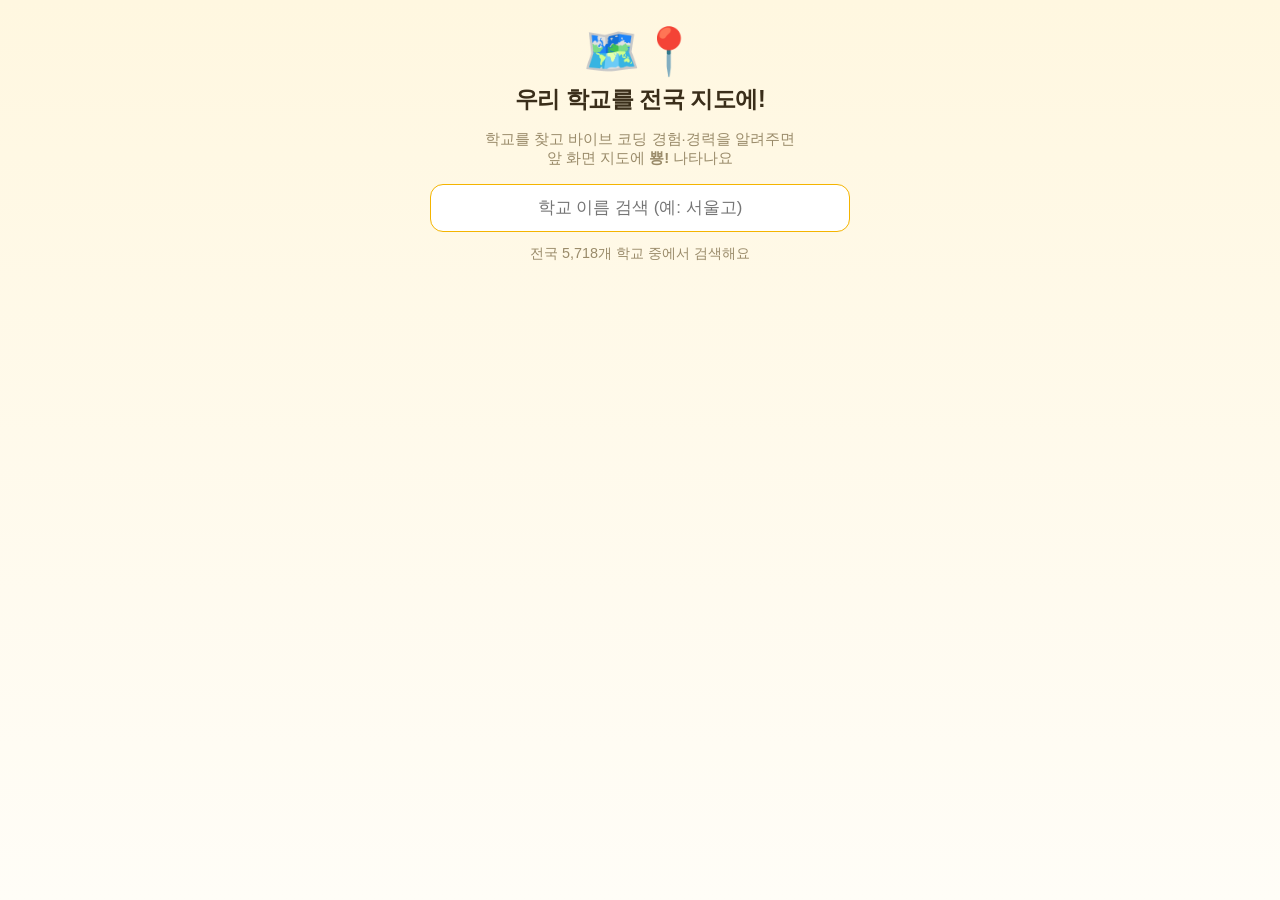
<file: map.html>
<!DOCTYPE html>
<html lang="ko">
<head>
<meta charset="UTF-8">
<meta name="viewport" content="width=device-width, initial-scale=1.0, maximum-scale=1.0">
<title>우리 학교를 전국 지도에! 🗺️</title>
<style>
  :root{ --gold:#F4B400; --accent:#E8930C; --bg:#FFFDF7; --card:#FFF6E0; --border:#F0E2BC; --text:#3A2E1A; --muted:#9A8B6A; --shadow:rgba(180,140,20,.2); }
  *{box-sizing:border-box;}
  body{margin:0;min-height:100vh;background:linear-gradient(180deg,#FFF7E0,var(--bg));color:var(--text);
    font-family:-apple-system,BlinkMacSystemFont,"Apple SD Gothic Neo","Malgun Gothic",sans-serif;
    display:flex;align-items:flex-start;justify-content:center;padding:24px 20px;}
  .wrap{width:100%;max-width:420px;text-align:center;}
  .emoji{font-size:46px;}
  h1{font-size:1.45rem;font-weight:800;letter-spacing:-.02em;margin:.4rem 0 .2rem;}
  .sub{color:var(--muted);font-size:.93rem;margin-bottom:16px;}
  label{display:block;text-align:left;font-size:.82rem;font-weight:800;color:var(--muted);margin:12px 2px 5px;}
  input,select{width:100%;font-size:1.05rem;padding:.8rem .95rem;border:1.5px solid var(--border);
    border-radius:13px;background:#fff;color:var(--text);}
  input:focus,select:focus{outline:none;border-color:var(--gold);}
  #q{text-align:center;}
  #list{margin-top:8px;text-align:left;}
  .pick{display:flex;justify-content:space-between;align-items:center;gap:8px;width:100%;margin:6px 0;
    padding:.7rem .9rem;border:1px solid var(--border);border-radius:12px;background:#fff;color:var(--text);
    font-weight:700;cursor:pointer;font-family:inherit;font-size:.97rem;}
  .pick:active{background:var(--card);}
  .pick .rg{font-size:.8rem;color:var(--muted);font-weight:600;}
  .hint,.err{margin-top:12px;color:var(--muted);font-size:.9rem;}
  .err{color:#C0392B;font-weight:700;}
  /* 선택 후 폼 */
  #form{display:none;}
  .chosen{display:flex;justify-content:space-between;align-items:center;background:var(--card);
    border:1px solid var(--border);border-radius:13px;padding:.75rem 1rem;margin-bottom:4px;}
  .chosen b{font-size:1.05rem;} .chosen .rg{font-size:.78rem;color:var(--muted);font-weight:600;}
  .chosen a{color:var(--accent);font-weight:800;font-size:.82rem;cursor:pointer;white-space:nowrap;}
  /* 바이브 코딩 경험: 세 칸 중 하나 고르기 */
  .opts{display:flex;gap:8px;}
  .opt{flex:1;border:1.5px solid var(--border);border-radius:13px;background:#fff;color:var(--text);
    font-family:inherit;font-size:.9rem;font-weight:800;padding:.75rem .3rem;cursor:pointer;line-height:1.35;}
  .opt .ic{display:block;font-size:1.25rem;margin-bottom:3px;}
  .opt.on{border-color:var(--accent);background:var(--card);color:var(--accent);box-shadow:0 4px 12px var(--shadow);}
  /* 전문성 분야: 항목별 1~5 자신감 척도 */
  .skillrow{display:flex;align-items:center;gap:5px;margin:7px 0;}
  .skillrow .nm{flex:1;text-align:left;font-size:.84rem;font-weight:700;line-height:1.3;}
  .skillrow .sb{width:30px;height:30px;flex-shrink:0;border:1.5px solid var(--border);border-radius:9px;
    background:#fff;color:var(--muted);font-family:inherit;font-size:.82rem;font-weight:800;
    padding:0;cursor:pointer;line-height:1;}
  .skillrow .sb.fill{border-color:var(--accent);color:#7C4A00;}
  .skillrow .sb.on{border-color:var(--accent);background:var(--accent);color:#fff;box-shadow:0 3px 9px var(--shadow);}
  .skill-legend{text-align:left;font-size:.74rem;color:var(--muted);font-weight:700;margin:2px 2px 6px;}
  /* 버튼 열과 정렬된 방향 안내: 자신 없음 → 자신 있음 */
  .skillhead{display:flex;align-items:center;gap:5px;margin:10px 0 2px;}
  .skillhead .pad{flex:1;}
  .skillhead .sh{width:170px;display:flex;align-items:center;gap:6px;}
  .skillhead .sh em{font-style:normal;font-size:.68rem;font-weight:800;color:var(--muted);white-space:nowrap;}
  .skillhead .sh i{flex:1;height:4px;border-radius:99px;background:linear-gradient(90deg,#EBDDBC,var(--accent));}
  .go{width:100%;margin-top:18px;border:none;border-radius:14px;padding:.95rem;font-size:1.08rem;
    font-weight:800;color:#fff;background:var(--accent);cursor:pointer;font-family:inherit;box-shadow:0 6px 18px var(--shadow);}
  .go:active{transform:scale(.98);}
  #ok{position:fixed;inset:0;background:rgba(255,250,235,.97);display:none;flex-direction:column;
    align-items:center;justify-content:flex-start;text-align:center;padding:24px;z-index:10;overflow-y:auto;}
  #ok.show{display:flex;}
  #ok .big{font-size:74px;animation:pop .6s ease;}
  #ok h2{font-size:1.55rem;margin:.3rem 0 0;}
  #ok .region{color:var(--accent);font-weight:800;}
  #ok .meta{margin-top:8px;color:var(--muted);font-weight:700;}
  #ok .look{margin-top:12px;color:var(--muted);}
  #ok .prep{margin-top:20px;width:100%;max-width:360px;text-align:left;background:var(--card);
    border:1px solid var(--border);border-radius:16px;padding:16px 18px;box-shadow:0 6px 18px var(--shadow);}
  #ok .prepTitle{font-size:1rem;font-weight:800;color:var(--text);margin-bottom:12px;line-height:1.4;}
  #ok .prepStep{display:flex;gap:9px;align-items:flex-start;margin:10px 0;font-size:.92rem;line-height:1.5;color:var(--text);}
  #ok .prepNo{color:var(--accent);font-weight:900;flex-shrink:0;}
  #ok .prep a{color:var(--accent);font-weight:800;text-decoration:none;}
  #ok .prepWhy{color:var(--muted);font-size:.82rem;font-weight:600;}
  #ok .prepCheer{margin-top:12px;color:var(--muted);font-size:.85rem;font-weight:700;text-align:center;}
  #ok .hub{margin-top:16px;width:100%;max-width:360px;background:#fff;border:1px solid var(--border);
    border-radius:16px;padding:14px 18px;text-align:center;box-shadow:0 6px 18px var(--shadow);}
  #ok .hub .t{font-size:.92rem;font-weight:800;}
  #ok .hub a{display:inline-block;margin-top:8px;color:var(--accent);font-weight:900;text-decoration:none;font-size:1.02rem;}
  #ok .hub .u{margin-top:4px;color:var(--muted);font-size:.78rem;font-weight:700;}
  #ok .again{margin:22px 0;border:1px solid var(--border);background:#fff;color:var(--text);
    border-radius:12px;padding:.7rem 1.3rem;font-weight:700;cursor:pointer;font-family:inherit;}
  @keyframes pop{0%{transform:scale(0) rotate(-18deg);}60%{transform:scale(1.25) rotate(8deg);}100%{transform:scale(1);}}
  .conf{position:fixed;top:-30px;font-size:22px;animation:fall 2.4s linear forwards;z-index:11;pointer-events:none;}
  @keyframes fall{to{transform:translateY(115vh) rotate(360deg);opacity:.5;}}
</style>
</head>
<body>
  <div class="wrap">
    <div class="emoji">🗺️📍</div>
    <h1>우리 학교를 전국 지도에!</h1>
    <p class="sub">학교를 찾고 바이브 코딩 경험·경력을 알려주면<br>앞 화면 지도에 <b>뿅!</b> 나타나요</p>

    <!-- 1) 학교 검색 -->
    <div id="search">
      <input id="q" placeholder="학교 이름 검색 (예: 서울고)" autocomplete="off" disabled>
      <div id="list"></div>
      <div class="hint" id="hint">데이터 불러오는 중…</div>
    </div>

    <!-- 2) 바이브 코딩 경험·교육경력 입력 -->
    <div id="form">
      <div class="chosen">
        <div style="text-align:left"><b id="chName"></b><br><span class="rg" id="chRegion"></span></div>
        <a id="reSearch">✎ 다시 검색</a>
      </div>
      <label>바이브 코딩, 얼마나 해보셨어요?</label>
      <div class="opts" id="vibeOpts">
        <button type="button" class="opt" data-v="처음이에요"><span class="ic">🌱</span>처음이에요</button>
        <button type="button" class="opt" data-v="조금 써봤어요"><span class="ic">🙂</span>조금 써봤어요</button>
        <button type="button" class="opt" data-v="자주 씁니다"><span class="ic">🚀</span>자주 씁니다</button>
      </div>
      <label>교육경력</label>
      <select id="career">
        <option value="">선택</option>
        <option>1년 미만</option><option>1~5년</option><option>6~10년</option>
        <option>11~15년</option><option>16~20년</option><option>21~25년</option><option>26년 이상</option>
      </select>
      <label>전문성 — 분야마다 자신감만큼 눌러 주세요 <span style="font-weight:600">(선택)</span></label>
      <div class="skill-legend">분야 구성 참고: 2022 개정 교육과정 정보과 · <a href="https://greatsong.github.io/whitehouse-science-education-report/csta-2026-standards.html" target="_blank" rel="noopener" style="color:var(--accent);font-weight:800">CSTA 2026 표준</a> · <a href="https://greatsong.github.io/whitehouse-science-education-report/" target="_blank" rel="noopener" style="color:var(--accent);font-weight:800">과학교육 보고서</a></div>
      <div class="skillhead"><span class="pad"></span><span class="sh"><em>자신 없음</em><i></i><em>자신 있음</em></span></div>
      <div id="skillList"></div>
      <button class="go" id="submitBtn">지도에 올리기 🚀</button>
    </div>
  </div>

  <div id="ok">
    <div class="big">🎉</div>
    <h2 id="okName">○○학교</h2>
    <div style="margin-top:4px"><span class="region" id="okRegion"></span> 위치에 <b>뿅!</b></div>
    <div class="meta" id="okMeta"></div>
    <div class="look">앞 화면 지도를 확인해 보세요 👀</div>
    <div class="prep">
      <div class="prepTitle">🎉 지도에 올라갔어요! 이제 계정 세 개만 준비해요</div>
      <div class="prepStep"><span class="prepNo">①</span><div><b>깃허브</b> — <a href="https://github.com" target="_blank" rel="noopener">github.com</a> 로그인<br><span class="prepWhy">오늘 만든 앱을 올려 둘 곳이에요</span></div></div>
      <div class="prepStep"><span class="prepNo">②</span><div><b>스트림릿 커뮤니티 클라우드</b> — <a href="https://share.streamlit.io" target="_blank" rel="noopener">share.streamlit.io</a><br><span class="prepWhy">깃허브 계정으로 로그인하면 끝. 앱이 실제로 돌아가는 곳이에요</span></div></div>
      <div class="prepStep"><span class="prepNo">③</span><div><b>AI 서비스</b> — <a href="https://claude.ai" target="_blank" rel="noopener">클로드(claude.ai)</a> 또는 <a href="https://chatgpt.com" target="_blank" rel="noopener">챗지피티(chatgpt.com)</a> 로그인<br><span class="prepWhy">코드를 대신 써 줄 도구예요</span></div></div>
      <div class="prepCheer">천천히 준비하시면 돼요. 함께 시작해요! 🌱</div>
    </div>
    <div class="hub">
      <div class="t">📘 준비되셨으면 노트북에서 교재를 여세요</div>
      <a href="index.html">교재 열기 →</a>
      <div class="u" id="hubUrl">greatsong.github.io/vibe1/</div>
    </div>
    <button class="again" id="again">다른 학교 올리기</button>
  </div>

<script>
/* 강사 준비: ① 새 구글 스프레드시트 만들기 → ② 확장 프로그램 · Apps Script에 Code.gs 붙여넣기
   → ③ 배포 · 새 배포 · 웹 앱(액세스: 모든 사용자) → ④ 나온 URL을 여기와 board.html 양쪽에 넣기 */
const API_URL = "https://script.google.com/macros/s/AKfycbyuIJJAL9WIKazAA2_kPq_aUFg-1ZdH63PIsl1S_B6jjSAXy9qwIs9iX5XXm3W6n7nHwA/exec";

let SCHOOLS = [], chosen = null, vibe = '';
const $ = id => document.getElementById(id);
const err = t => $('hint').innerHTML = `<span class="err">⚠️ ${t}</span>`;

fetch('schools.json').then(r=>r.json()).then(d=>{
  // 중등 연수라 초등학교는 검색에서 제외 — 초등까지 살리려면 filter 줄을 지우고 아래 주석을 해제
  SCHOOLS = d.schools.filter(s => s[4] !== '초');
  // SCHOOLS = d.schools;
  $('q').disabled = false; $('q').focus();
  const note = (API_URL.indexOf('http')===0) ? '' : ' · (시트 연결 전 · 테스트 모드)';
  $('hint').textContent = `전국 ${SCHOOLS.length.toLocaleString()}개 학교 중에서 검색해요` + note;
}).catch(()=>err('학교 데이터를 못 불러왔어요.'));

function search(q){
  q = q.trim(); if(q.length < 2) return [];
  const st=[], inc=[];
  for(const s of SCHOOLS){ const i=s[0].indexOf(q); if(i===0)st.push(s); else if(i>0)inc.push(s); if(st.length>=8)break; }
  return st.concat(inc).slice(0,8);
}
function renderList(){
  const list = $('list'); list.innerHTML = '';
  search($('q').value).forEach(s=>{
    const b = document.createElement('button'); b.className='pick';
    b.innerHTML = `<span>${s[0]}</span><span class="rg">${s[1]}</span>`;
    b.onclick = ()=>choose(s);
    list.appendChild(b);
  });
}
function choose(s){
  chosen = s;
  $('chName').textContent = s[0]; $('chRegion').textContent = s[1];
  $('search').style.display = 'none';
  $('form').style.display = 'block';
}
$('reSearch').onclick = ()=>{ $('form').style.display='none'; $('search').style.display='block'; $('q').focus(); };

// 바이브 코딩 경험: 세 칸 중 하나만 켜진다
const vibeBtns = Array.prototype.slice.call(document.querySelectorAll('#vibeOpts .opt'));
vibeBtns.forEach(b=>{
  b.onclick = ()=>{
    vibe = b.dataset.v;
    vibeBtns.forEach(x=>x.classList.toggle('on', x === b));
  };
});

// 전문성 분야: 항목마다 자신감 1~5 중 하나를 고른다 (다시 누르면 해제)
const FIELDS = [
  '알고리즘·프로그래밍', '데이터 분석·데이터 과학', '인공지능·머신러닝 원리',
  '생성형 AI 활용·AI 코드 검증', '컴퓨팅 시스템·네트워크', '정보보호·사이버보안',
  '물리컴퓨팅', '웹·앱 개발과 배포', '디지털 문화·윤리',
  '교과 융합 수업 설계', '수행평가·과정 중심 평가',
];
const skillState = {};
function paintSkills(){
  document.querySelectorAll('#skillList .skillrow').forEach(r=>{
    const v = skillState[r._f] || 0;
    r._btns.forEach((b,i)=>{
      const filled = (i+1 <= v), chosen = (i+1 === v);
      b.classList.toggle('on', chosen);
      b.classList.toggle('fill', filled && !chosen);
      b.style.background = (filled && !chosen) ? 'rgba(232,147,12,'+(0.13+i*0.13).toFixed(2)+')' : '';
    });
  });
}
(function(){
  const box = $('skillList');
  FIELDS.forEach(f=>{
    const row = document.createElement('div'); row.className='skillrow';
    const nm = document.createElement('div'); nm.className='nm'; nm.textContent=f;
    row._f=f; row._btns=[];
    row.appendChild(nm);
    for(let v=1; v<=5; v++){
      const b = document.createElement('button'); b.type='button'; b.className='sb'; b.textContent=v;
      b.onclick = ()=>{ skillState[f] = (skillState[f]===v) ? null : v; paintSkills(); };
      row._btns.push(b); row.appendChild(b);
    }
    box.appendChild(row);
  });
})();

$('submitBtn').onclick = async ()=>{
  if(!chosen) return;
  const career = $('career').value;
  const btn = $('submitBtn'), orig = btn.textContent;
  btn.disabled = true; btn.textContent = '지도에 올리는 중… ⏳';   // 로딩 안내(전송에 1~2초 걸림)
  const payload = {
    school:chosen[0], region:chosen[1], lat:chosen[2], lon:chosen[3], vibe, career,
    skills:      FIELDS.filter(f=>skillState[f]).map(f=>f+'='+skillState[f]).join(', '),
    confident:   FIELDS.filter(f=>skillState[f]>=4).join(', '),
    unconfident: FIELDS.filter(f=>skillState[f]>=1 && skillState[f]<=2).join(', '),
  };
  if(API_URL.indexOf('http') === 0){
    try{ await fetch(API_URL, { method:'POST', body: JSON.stringify(payload) }); }catch(e){}
  }
  btn.disabled = false; btn.textContent = orig;
  showOk(chosen[0], chosen[1], vibe, career);
};

function showOk(name, region, vibe, career){
  $('okName').textContent = name; $('okRegion').textContent = region;
  $('okMeta').textContent = [vibe, career].filter(Boolean).join(' · ');
  $('ok').classList.add('show');
  const E = ['🎉','✨','🎊','📍','⭐','🥳','🗺️'];
  for(let i=0;i<24;i++){
    const c=document.createElement('div'); c.className='conf'; c.textContent=E[i%E.length];
    c.style.left=Math.random()*100+'vw'; c.style.animationDelay=(Math.random()*.7)+'s';
    document.body.appendChild(c); setTimeout(()=>c.remove(),2800);
  }
}

$('q').addEventListener('input', renderList);
$('again').onclick = ()=>{
  $('ok').classList.remove('show'); chosen=null; vibe='';
  $('form').style.display='none'; $('search').style.display='block';
  $('q').value=''; $('list').innerHTML='';
  vibeBtns.forEach(x=>x.classList.remove('on'));
  $('career').value='';
  FIELDS.forEach(f=>{ delete skillState[f]; }); paintSkills();
  $('q').focus();
};
</script>
</body>
</html>
</file>
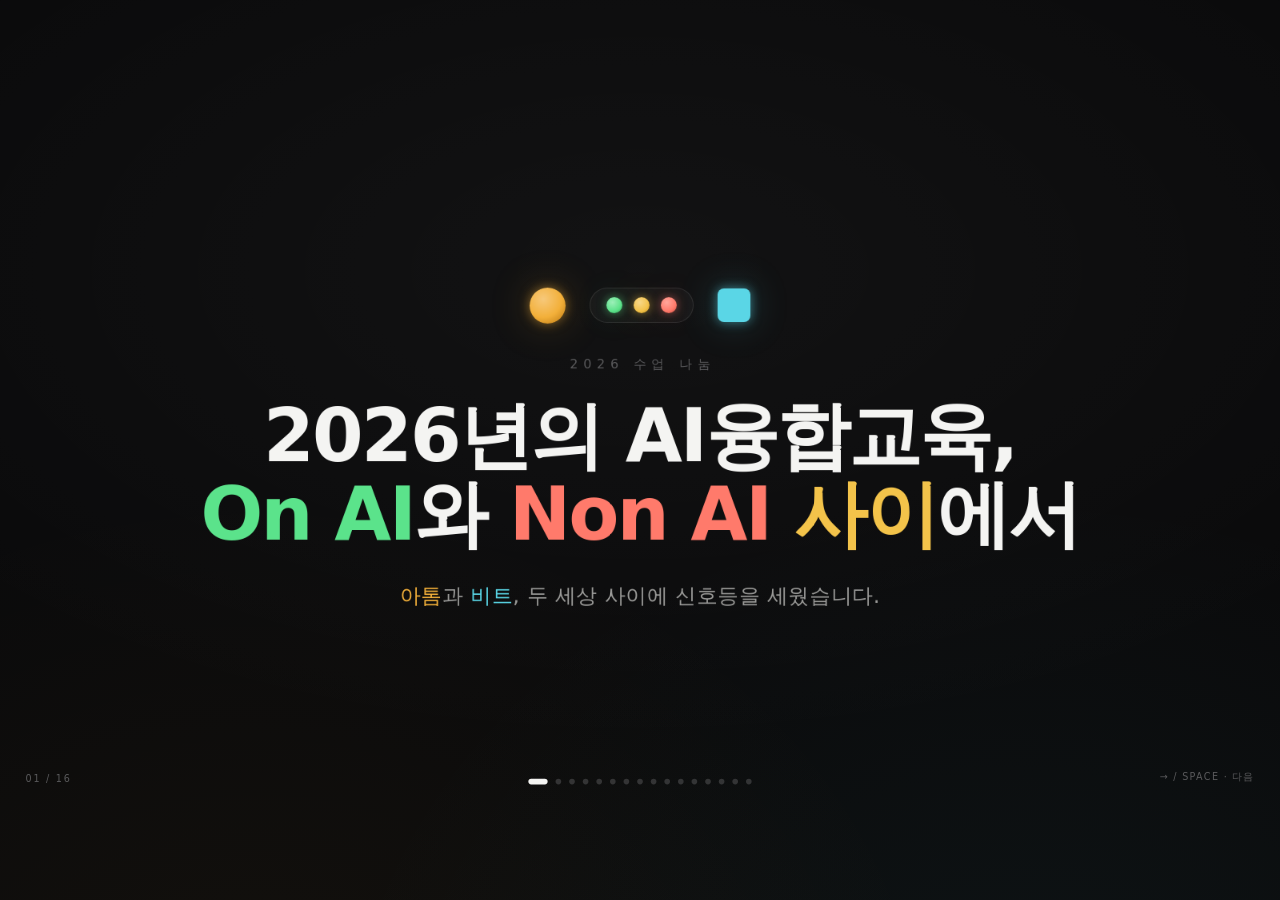
<file: onai-nonai-keynote.html>
<!doctype html>
<html lang="ko">
<head>
<meta charset="utf-8">
<meta name="viewport" content="width=device-width, initial-scale=1, viewport-fit=cover">
<title>2026년의 AI융합교육, On AI와 Non AI 사이에서</title>
<style>
  :root{
    --bg:#0A0A0B;
    --bg2:#0E0E11;
    --ink:#F4F4F2;
    --ink-dim:#9A9A98;
    --ink-faint:#5A5A5C;
    --amber:#F3B03A;      /* 아톰의 세상 — 따뜻한 골드 */
    --amber-soft:#F7C97B;
    --cyan:#5AD6E6;       /* 비트의 세상 — 차가운 시안 */
    --cyan-soft:#9DE9F2;
    --green:#5BE38B;      /* On AI — 초록불 */
    --green-soft:#9DF0BA;
    --red:#FF7A6B;        /* Non AI — 빨간불 */
    --red-soft:#FFA79C;
    --yellow:#F3C34A;     /* 그 사이 — 노란불, 지향점 */
    --yellow-soft:#F8D98A;
    --line:#FFFFFF;
    --ease:cubic-bezier(.22,.61,.36,1);
    --font: -apple-system, BlinkMacSystemFont, "Apple SD Gothic Neo", "Pretendard",
            "Malgun Gothic", "맑은 고딕", "Noto Sans KR", system-ui, sans-serif;
  }

  *{ box-sizing:border-box; margin:0; padding:0; }
  html,body{ height:100%; }
  body{
    background:var(--bg);
    color:var(--ink);
    font-family:var(--font);
    overflow:hidden;
    -webkit-font-smoothing:antialiased;
    text-rendering:optimizeLegibility;
    letter-spacing:-.01em;
    /* 한글은 어절(띄어쓰기) 단위로만 줄바꿈 */
    word-break:keep-all;
    overflow-wrap:break-word;
  }

  .stage{
    position:fixed; inset:0;
    background:
      radial-gradient(120% 90% at 50% 30%, rgba(255,255,255,.035), transparent 60%),
      radial-gradient(100% 120% at 20% 120%, rgba(243,176,58,.045), transparent 55%),
      radial-gradient(100% 120% at 80% 120%, rgba(90,214,230,.05), transparent 55%),
      var(--bg);
  }

  /* 고정 캔버스: 모든 슬라이드는 1600x900 기준으로 그려지고,
     화면 크기에 맞춰 통째로 확대/축소된다. 어떤 화면에서도 비율·줄바꿈·글꼴 크기가 같다. */
  #fit{
    position:fixed; left:50%; top:50%;
    width:1600px; height:900px;
    transform:translate(-50%,-50%) scale(1);
    transform-origin:center center;
  }

  .deck{ position:absolute; inset:0; }

  .slide{
    position:absolute; inset:0;
    display:flex; flex-direction:column;
    align-items:center; justify-content:center;
    padding: 96px;
    text-align:center;
    opacity:0;
    visibility:hidden;
    transform:translateY(14px);
    transition:opacity .9s var(--ease), transform 1.1s var(--ease), visibility .9s;
    will-change:opacity, transform;
  }
  .slide.active{
    opacity:1; visibility:visible; transform:none;
    transition-delay:.05s;
  }
  .slide.past{ transform:translateY(-14px); }

  .slide .rise{
    opacity:0; transform:translateY(22px);
    transition:opacity .9s var(--ease), transform 1s var(--ease);
  }
  .slide.active .rise{ opacity:1; transform:none; }
  .slide.active .rise.d1{ transition-delay:.18s; }
  .slide.active .rise.d2{ transition-delay:.34s; }
  .slide.active .rise.d3{ transition-delay:.52s; }
  .slide.active .rise.d4{ transition-delay:.72s; }

  /* ---- Typographic system ---- */
  .kicker{
    font-size:16px;
    font-weight:500;
    letter-spacing:.42em;
    text-transform:uppercase;
    color:var(--ink-faint);
    margin-bottom:30.6px;
    padding-left:.42em;
  }
  .label{
    font-size:24px;
    font-weight:400;
    color:var(--ink-dim);
    letter-spacing:.04em;
    margin-bottom:23.4px;
  }
  .hero{
    font-weight:800;
    line-height:1.06;
    letter-spacing:-.03em;
    font-size:120px;
  }
  .hero.med{ font-size:92px; }
  .sub{
    margin-top:32.4px;
    font-size:26px;
    font-weight:400;
    color:var(--ink-dim);
    letter-spacing:.02em;
    max-width:min(100%, 24em);
    line-height:1.6;
  }
  .amber{ color:var(--amber); }
  .cyan{ color:var(--cyan); }
  .green{ color:var(--green); }
  .red{ color:var(--red); }
  .yellow{ color:var(--yellow); }
  .nowrap{ white-space:nowrap; }

  .lead{
    font-size:60px;
    font-weight:300;
    line-height:1.4;
    letter-spacing:-.015em;
    max-width:min(100%, 22em);
    color:var(--ink);
  }
  .lead b{ font-weight:800; letter-spacing:-.025em; }
  .lead.big{
    font-size:104px;
    line-height:1.16;
    letter-spacing:-.03em;
    max-width:min(100%, 15em);
  }

  /* ---- 아톰 · 비트 글리프 ---- */
  .glyph{
    height:216px;
    display:flex; align-items:center; justify-content:center;
    margin-bottom:41.4px;
    position:relative;
  }
  .atom{
    width:126px; height:126px;
    border-radius:50%;
    background:radial-gradient(circle at 38% 32%, var(--amber-soft), var(--amber) 55%, #B87510 100%);
    box-shadow:0 0 4px rgba(243,176,58,.5), 0 0 44px rgba(243,176,58,.32), 0 0 120px rgba(243,176,58,.18);
    animation:breathe 6s var(--ease) infinite;
  }
  @keyframes breathe{
    0%,100%{ transform:scale(1); }
    50%{ transform:scale(1.045); }
  }
  .bits{
    display:grid; grid-template-columns:repeat(5, 1fr); gap:13.5px;
  }
  .bit{
    width:19.8px; height:19.8px;
    border-radius:3px;
    background:var(--cyan);
    box-shadow:0 0 10px rgba(90,214,230,.5);
    opacity:.9;
  }
  .slide.active .bits .bit{ animation:pixIn .5s var(--ease) both; }
  @keyframes pixIn{ from{ opacity:0; transform:scale(.4); } to{ opacity:.9; transform:none; } }

  /* ---- 다리: 아톰과 비트를 잇는 AI ---- */
  .bridge{
    width:720px; height:198px;
    position:relative; margin-bottom:36px;
  }
  .bridge .node-atom{
    position:absolute; left:4%; top:50%; transform:translateY(-50%);
    width:99px; height:99px; border-radius:50%;
    background:radial-gradient(circle at 38% 32%, var(--amber-soft), var(--amber) 55%, #B87510 100%);
    box-shadow:0 0 40px rgba(243,176,58,.35),0 0 90px rgba(243,176,58,.16);
  }
  .bridge .node-bits{
    position:absolute; right:4%; top:50%; transform:translateY(-50%);
    display:grid; grid-template-columns:repeat(3,1fr); gap:9px;
  }
  .bridge .node-bits i{
    width:18px; height:18px; border-radius:3px;
    background:var(--cyan); box-shadow:0 0 10px rgba(90,214,230,.5); display:block;
  }
  .bridge svg{ position:absolute; inset:0; width:100%; height:100%; overflow:visible; }
  .bridge .link{
    stroke:url(#lg); stroke-width:2.4; fill:none;
    stroke-dasharray:1; stroke-dashoffset:1;
    filter:drop-shadow(0 0 6px rgba(255,255,255,.35));
  }
  .slide.active .bridge .link{
    stroke-dasharray:1000; stroke-dashoffset:1000;
    animation:draw 1.6s var(--ease) .5s forwards;
  }
  @keyframes draw{ to{ stroke-dashoffset:0; } }
  .bridge .ai-tag{
    position:absolute; left:50%; top:calc(50% - 64px); transform:translateX(-50%);
    font-size:18px; letter-spacing:.34em; color:var(--ink-dim);
    text-transform:uppercase; opacity:0;
  }
  .slide.active .bridge .ai-tag{ animation:fadeUp .8s var(--ease) 1.4s both; }
  @keyframes fadeUp{ from{opacity:0; transform:translate(-50%,8px);} to{opacity:1; transform:translate(-50%,0);} }

  /* ---- 신호등 ---- */
  .signal{
    display:flex; align-items:center; gap:26px;
    padding:16.2px 32px;
    border-radius:999px;
    border:1px solid rgba(255,255,255,.1);
    background:rgba(255,255,255,.03);
  }
  .signal.sm{
    gap:14px;
    padding:10.8px 20px;
  }
  .signal i{
    display:block;
    width:34.2px; height:34.2px;
    border-radius:50%;
  }
  .signal.sm i{ width:19.8px; height:19.8px; }
  .signal .l-g{
    background:radial-gradient(circle at 38% 32%, var(--green-soft), var(--green) 60%, #2E9B58 100%);
    box-shadow:0 0 12px rgba(91,227,139,.55), 0 0 40px rgba(91,227,139,.25);
    animation:pulse 5s var(--ease) infinite;
  }
  .signal .l-y{
    background:radial-gradient(circle at 38% 32%, var(--yellow-soft), var(--yellow) 60%, #B98A17 100%);
    box-shadow:0 0 12px rgba(243,195,74,.5), 0 0 40px rgba(243,195,74,.22);
    animation:pulse 5s var(--ease) 1.6s infinite;
  }
  .signal .l-r{
    background:radial-gradient(circle at 38% 32%, var(--red-soft), var(--red) 60%, #C24537 100%);
    box-shadow:0 0 12px rgba(255,122,107,.5), 0 0 40px rgba(255,122,107,.22);
    animation:pulse 5s var(--ease) 3.2s infinite;
  }
  @keyframes pulse{ 0%,100%{ transform:scale(1);} 50%{ transform:scale(1.12);} }

  /* ---- 엠블럼: 아톰 — 신호등 — 비트 ---- */
  .emblem{
    display:flex; align-items:center; gap:30px;
    margin-bottom:41.4px;
  }
  .emblem .e-atom{
    width:45px; height:45px;
    border-radius:50%;
    background:radial-gradient(circle at 38% 32%, var(--amber-soft), var(--amber) 55%, #B87510 100%);
    box-shadow:0 0 14px rgba(243,176,58,.5), 0 0 52px rgba(243,176,58,.26);
    animation:breathe 6s var(--ease) infinite;
  }
  .emblem .e-bit{
    width:41.4px; height:41.4px;
    border-radius:8px;
    background:var(--cyan);
    box-shadow:0 0 14px rgba(90,214,230,.55), 0 0 48px rgba(90,214,230,.25);
    animation:breathe 6s var(--ease) 3s infinite;
  }

  /* ---- 역량 칩 ---- */
  .chip-row{
    display:flex; gap:16px; flex-wrap:wrap; justify-content:center;
    margin-top:30.6px;
  }
  .chip{
    padding:10.8px 18px;
    border-radius:999px;
    border:1px solid rgba(255,255,255,.14);
    background:rgba(255,255,255,.03);
    font-size:17px;
    color:var(--ink-dim);
    white-space:nowrap;
  }
  .chip.g{
    color:var(--ink); font-weight:700;
    border-color:rgba(91,227,139,.7);
    background:rgba(91,227,139,.1);
    box-shadow:0 0 18px rgba(91,227,139,.18);
  }

  /* ---- 도구 카드 ---- */
  .cards{
    display:grid; grid-template-columns:repeat(3, 1fr);
    gap:18px;
    width:980px;
  }
  .card{
    text-align:left;
    padding:19.8px 24px;
    border-radius:14px;
    background:rgba(255,255,255,.04);
    border:1px solid rgba(255,255,255,.09);
  }
  .card .name{
    font-size:21px; font-weight:700; letter-spacing:-.02em;
    margin-bottom:.45em;
  }
  .card .desc{
    font-size:16px; color:var(--ink-dim); line-height:1.55;
  }
  .card.c-green .name{ color:var(--green); }
  .card.c-yellow .name{ color:var(--yellow); }

  /* ---- 수업 흐름 트랙 ---- */
  .tracks{
    display:flex; flex-direction:column; gap:23.4px;
    width:1040px;
  }
  .track{
    display:flex; align-items:center; justify-content:center;
    flex-wrap:wrap; gap:12px;
  }
  .track .tag{
    font-weight:800; letter-spacing:.02em;
    font-size:21px;
    min-width:96px; text-align:right;
    margin-right:14px;
  }
  .track.t-on .tag{ color:var(--green); }
  .track.t-non .tag{ color:var(--red); }
  .track .chip.hl{
    color:var(--ink); font-weight:700;
  }
  .track.t-on .chip.hl{
    border-color:rgba(91,227,139,.75);
    background:rgba(91,227,139,.12);
    box-shadow:0 0 18px rgba(91,227,139,.22);
  }
  .track.t-non .chip.hl{
    border-color:rgba(255,122,107,.75);
    background:rgba(255,122,107,.12);
    box-shadow:0 0 18px rgba(255,122,107,.2);
  }
  .track .sep{ color:var(--ink-faint); font-size:16px; }

  /* ---- 슬라이드 내부 빌드(클릭마다 한 단계씩 공개) ---- */
  [data-step]{
    opacity:0; transform:translateY(10px) scale(.95);
    transition:opacity .45s var(--ease), transform .5s var(--ease),
               box-shadow .35s var(--ease), border-color .35s var(--ease),
               background .35s var(--ease), color .35s var(--ease);
  }
  [data-step].shown{ opacity:1; transform:none; }
  .chip[data-step].now{
    transform:scale(1.12);
    color:var(--ink); font-weight:700;
  }
  .track.t-on .chip.now{
    border-color:rgba(91,227,139,.9);
    background:rgba(91,227,139,.16);
    box-shadow:0 0 28px rgba(91,227,139,.4);
  }
  .track.t-non .chip.now{
    border-color:rgba(255,122,107,.9);
    background:rgba(255,122,107,.16);
    box-shadow:0 0 28px rgba(255,122,107,.38);
  }

  /* ---- 학생 반응 리스트 ---- */
  .points{
    display:flex; flex-direction:column; gap:21.6px;
    width:860px; text-align:left;
  }
  .point{
    display:flex; gap:20px; align-items:flex-start;
    padding:19.8px 26px;
    border-radius:14px;
    background:rgba(255,255,255,.04);
    border:1px solid rgba(255,255,255,.08);
  }
  .point .bar{
    flex:none; width:4px; align-self:stretch; border-radius:2px;
    background:linear-gradient(180deg, var(--green), var(--yellow), var(--red));
  }
  .point p{
    font-size:21px; line-height:1.6; color:var(--ink);
    font-weight:400;
  }
  .point p small{
    display:block; margin-top:.3em;
    font-size:15px; color:var(--ink-dim);
  }

  /* ---- Progress dots ---- */
  .dots{
    position:absolute; left:50%; bottom:32.4px; transform:translateX(-50%);
    display:flex; gap:10px; z-index:20;
  }
  .dot{
    width:7px; height:7px; border-radius:50%;
    background:var(--ink-faint); opacity:.5;
    border:none; padding:0; cursor:pointer;
    transition:all .4s var(--ease);
  }
  .dot:hover{ opacity:.85; }
  .dot.on{ width:24px; border-radius:4px; background:var(--ink); opacity:1; }

  .topbar{
    position:absolute; top:0; left:0; height:2px; z-index:20;
    background:linear-gradient(90deg,var(--amber),var(--green),var(--yellow),var(--red),var(--cyan));
    width:0; transition:width .7s var(--ease);
  }

  .hint{
    position:absolute; right:32px; bottom:32.4px;
    font-size:12px; letter-spacing:.14em; color:var(--ink-faint); z-index:20;
    text-transform:uppercase; user-select:none;
    transition:opacity .6s;
  }
  .counter{
    position:absolute; left:32px; bottom:32.4px;
    font-size:12px; letter-spacing:.18em; color:var(--ink-faint); z-index:20;
    font-variant-numeric:tabular-nums;
  }


  @media (prefers-reduced-motion: reduce){
    *{ animation:none !important; }
    .slide{ transition:opacity .3s ease, visibility .3s; transform:none !important; }
    .slide .rise{ transition:opacity .3s ease; transform:none !important; }
    .bridge .link{ stroke-dashoffset:0 !important; stroke-dasharray:none !important; }
    .bridge .ai-tag{ opacity:1 !important; }
    [data-step]{ transition:opacity .3s ease; transform:none !important; }
  }
</style>
</head>
<body>
<div class="stage"></div>
<div id="fit">
<div class="topbar" id="bar"></div>

<main class="deck" id="deck">

  <!-- 1. 표지: 아톰 — 신호등 — 비트 -->
  <section class="slide" data-i="0" aria-label="표지">
    <div class="emblem rise" aria-hidden="true">
      <div class="e-atom"></div>
      <div class="signal sm"><i class="l-g"></i><i class="l-y"></i><i class="l-r"></i></div>
      <div class="e-bit"></div>
    </div>
    <div class="kicker rise d1">2026 수업 나눔</div>
    <h1 class="hero med rise d2">
      2026년의 AI융합교육,<br>
      <span class="green">On AI</span>와 <span class="red">Non AI</span> <span class="yellow">사이</span>에서
    </h1>
    <p class="sub rise d3"><span class="amber">아톰</span>과 <span class="cyan">비트</span>, 두 세상 사이에 신호등을 세웠습니다.</p>
  </section>

  <!-- 2. 아톰의 세상 -->
  <section class="slide" data-i="1" aria-label="아톰의 세상">
    <div class="glyph rise"><div class="atom" aria-hidden="true"></div></div>
    <div class="label rise d1">우리가 사는 곳</div>
    <h2 class="hero med rise d2"><span class="amber">아톰</span>의 세상</h2>
    <p class="sub rise d3">물질과 몸, 그리고 공간.<br>손으로 만질 수 있는 모든 것.</p>
  </section>

  <!-- 3. 비트의 세상 -->
  <section class="slide" data-i="2" aria-label="비트의 세상">
    <div class="glyph rise" aria-hidden="true">
      <div class="bits" id="bitsGrid"></div>
    </div>
    <div class="label rise d1">또 하나의 세상</div>
    <h2 class="hero med rise d2"><span class="cyan">비트</span>의 세상</h2>
    <p class="sub rise d3">정보와 화면, 그리고 네트워크.<br>모든 것이 <span class="cyan">0</span>과 <span class="cyan">1</span>로 흐른다.</p>
  </section>

  <!-- 4. 둘을 잇는 다리, AI -->
  <section class="slide" data-i="3" aria-label="둘을 잇는 AI">
    <div class="bridge rise" aria-hidden="true">
      <div class="ai-tag">AI</div>
      <div class="node-atom"></div>
      <svg viewBox="0 0 720 200" preserveAspectRatio="none">
        <defs>
          <linearGradient id="lg" x1="0" y1="0" x2="1" y2="0">
            <stop offset="0%" stop-color="#F3B03A"/>
            <stop offset="50%" stop-color="#FFFFFF"/>
            <stop offset="100%" stop-color="#5AD6E6"/>
          </linearGradient>
        </defs>
        <path class="link" d="M 70 100 C 260 40, 460 160, 650 100"/>
      </svg>
      <div class="node-bits"><i></i><i></i><i></i><i></i><i></i><i></i><i></i><i></i><i></i></div>
    </div>
    <div class="label rise d2">두 세상 사이에 다리가 놓였습니다.</div>
    <h2 class="hero med rise d3">아톰과 비트를 잇는, AI</h2>
  </section>

  <!-- 5. 전환: 교실의 질문 -->
  <section class="slide" data-i="4" aria-label="교실의 질문">
    <div class="kicker rise">그런데, 교실에서는</div>
    <h2 class="lead big rise d1">
      이 다리에 언제 <b class="green">초록불</b>을,<br>
      언제 <b class="red">빨간불</b>을 켜야 할까?
    </h2>
    <p class="sub rise d3">바이브 코딩 열풍 속에서,<br>정보 수업이 마주한 질문입니다.</p>
  </section>

  <!-- 6. 올해의 실험 -->
  <section class="slide" data-i="5" aria-label="올해의 실험">
    <div class="signal rise" aria-hidden="true" style="margin-bottom:41.4px">
      <i class="l-g"></i><i class="l-y"></i><i class="l-r"></i>
    </div>
    <div class="label rise d1">그래서 올해는, AI에게</div>
    <h2 class="lead rise d2">
      어떤 수업에서는 <b class="green">초록불</b>을 켜고,<br>
      어떤 수업에서는 <b class="red">빨간불</b>을 켰습니다.
    </h2>
    <p class="sub rise d3">무엇이 학생들의 성장과 문제해결능력 향상에<br>도움이 되는지 함께 나눕니다.</p>
  </section>

  <!-- 7. On AI = 초록불 -->
  <section class="slide" data-i="6" aria-label="On AI, 초록불">
    <div class="kicker rise">On AI · <span class="green">초록불</span></div>
    <h2 class="lead rise d1">
      알고리즘보다 <b class="green">빠르고 쉽게</b> 결과물을 만들며,<br>
      데이터 분석의 <b>통찰</b>과 <b>문제해결력</b>을 키웁니다.
    </h2>
    <div class="chip-row rise d2" aria-label="키우는 역량">
      <span class="chip g">문제 발견</span>
      <span class="chip g">문제 정의</span>
      <span class="chip g">문제 해결</span>
    </div>
    <p class="sub rise d3">만드는 속도가 빨라질수록,<br>문제 자체를 생각할 시간이 늘어납니다.</p>
  </section>

  <!-- 8. Non AI = 빨간불 -->
  <section class="slide" data-i="7" aria-label="Non AI, 빨간불">
    <div class="kicker rise">Non AI · <span class="red">빨간불</span></div>
    <h2 class="lead rise d1">
      <b>알고리즘</b>과 <b>사고력</b>을 키우는 수업에서는<br>
      AI를 <b class="red">잠시 멈춥니다</b>.
    </h2>
    <p class="sub rise d3">스스로 코드를 짜고 고쳐 보며,<br>생각하는 힘을 기릅니다.</p>
  </section>

  <!-- 9. 활용한 도구 및 에듀테크 -->
  <section class="slide" data-i="8" aria-label="활용한 도구 및 에듀테크">
    <div class="kicker rise">활용한 도구 · 에듀테크</div>
    <div class="label rise d1">수업에 필요한 도구는 AI와 함께 직접 만들었습니다</div>
    <div class="cards rise d2">
      <div class="card c-green">
        <div class="name">당곡 AI 채팅</div>
        <div class="desc">모든 학생에게 유료 AI 접근을 열어 주기 위해 개발한 서비스</div>
      </div>
      <div class="card">
        <div class="name">깃허브</div>
        <div class="desc">팀 프로젝트의 과정을 기록하고 협업하는 공간</div>
      </div>
      <div class="card c-green">
        <div class="name">pythink2</div>
        <div class="desc">컴퓨팅 사고력을 키우기 위해 개발한 서비스</div>
      </div>
      <div class="card c-green">
        <div class="name">vpylab</div>
        <div class="desc">융합적 문제해결력을 키우기 위해 개발한 서비스</div>
      </div>
      <div class="card c-yellow">
        <div class="name">프롬프팅 챌린지</div>
        <div class="desc">프롬프트를 다듬는 과정에서 컴퓨팅 사고력을 키우는 활동</div>
      </div>
      <div class="card c-yellow">
        <div class="name">이미테이션 게임 챌린지</div>
        <div class="desc">튜링의 이미테이션 게임을 직접 체험하는 활동</div>
      </div>
    </div>
  </section>

  <!-- 10. 수업의 흐름 -->
  <section class="slide" data-i="9" aria-label="수업의 흐름">
    <div class="kicker rise">수업의 흐름</div>
    <div class="tracks rise d1">
      <div class="track t-on">
        <span class="tag">On AI</span>
        <span class="chip" data-step="1">아이데이션 (화이트보드)</span><span class="sep" data-step="2" data-quiet aria-hidden="true">›</span>
        <span class="chip hl" data-step="2">바이브 코딩</span><span class="sep" data-step="3" data-quiet aria-hidden="true">›</span>
        <span class="chip" data-step="3">협력과 소통</span><span class="sep" data-step="4" data-quiet aria-hidden="true">›</span>
        <span class="chip" data-step="4">개선</span><span class="sep" data-step="5" data-quiet aria-hidden="true">›</span>
        <span class="chip" data-step="5">배포</span><span class="sep" data-step="6" data-quiet aria-hidden="true">›</span>
        <span class="chip" data-step="6">발표</span>
      </div>
      <div class="track t-non">
        <span class="tag" data-step="7" data-quiet>Non AI</span>
        <span class="chip" data-step="7" data-quiet>아이데이션 (화이트보드)</span><span class="sep" data-step="7" data-quiet aria-hidden="true">›</span>
        <span class="chip hl" data-step="7">손 코딩</span><span class="sep" data-step="7" data-quiet aria-hidden="true">›</span>
        <span class="chip" data-step="7" data-quiet>협력과 소통</span><span class="sep" data-step="7" data-quiet aria-hidden="true">›</span>
        <span class="chip" data-step="7" data-quiet>개선</span><span class="sep" data-step="7" data-quiet aria-hidden="true">›</span>
        <span class="chip" data-step="7" data-quiet>배포</span><span class="sep" data-step="7" data-quiet aria-hidden="true">›</span>
        <span class="chip" data-step="7" data-quiet>발표</span>
      </div>
    </div>
    <p class="sub" data-step="8">두 수업의 차이는 단 하나, <b>코드를 만드는 방법</b>입니다.</p>
  </section>

  <!-- 11. 주요 장면 → 키노트 뒤 실제 시연으로 진행 -->
  <section class="slide" data-i="10" aria-label="주요 장면">
    <div class="kicker rise">주요 장면</div>
    <h2 class="lead rise d1">
      화면 캡처 대신,<br>
      잠시 후 <b class="green">실제 서비스 시연</b>으로 보여드립니다.
    </h2>
    <p class="sub rise d3">당곡 AI 채팅 · pythink2 · vpylab · 프롬프팅 챌린지 · 이미테이션 게임</p>
  </section>

  <!-- 12. 학생 반응 -->
  <section class="slide" data-i="11" aria-label="학생 반응">
    <div class="kicker rise">학생 반응 · 좋았던 것들</div>
    <div class="points rise d1">
      <div class="point">
        <span class="bar" aria-hidden="true"></span>
        <p>학생들이 AI로 만든 교육 서비스를 매우 흥미롭게 쓰며 수업에 참여했습니다.
          <small>이미테이션 게임, 프롬프팅 챌린지 등</small></p>
      </div>
      <div class="point">
        <span class="bar" aria-hidden="true"></span>
        <p>이해가 어려운 인공신경망의 원리를 2차원과 3차원 그래프로 보여 주자, 학생들의 이해가 눈에 띄게 좋아졌습니다.</p>
      </div>
      <div class="point">
        <span class="bar" aria-hidden="true"></span>
        <p>손 코딩에서는 친구들과 소통하며 재미있게 협력해 문제를 해결하는 모습이 인상 깊었습니다.</p>
      </div>
    </div>
  </section>

  <!-- 13. 교사의 인사이트: 둘 다 필요하다 -->
  <section class="slide" data-i="12" aria-label="교사의 인사이트">
    <div class="kicker rise">교사의 인사이트</div>
    <h2 class="lead rise d1">
      궁극적으로는 <b>둘 다</b> 필요합니다.<br>
      <b class="green">초록불</b>과 <b class="red">빨간불</b>은 서로를 보완합니다.
    </h2>
    <p class="sub rise d3">사고력을 키우려면 AI의 도움을 걷어내야 하고,<br>
    문제해결력을 키우려면 AI를 잘 쓰는 법도 배워야 합니다.</p>
  </section>

  <!-- 14. 지향점: 두 세상을 스스로 잇는 힘 -->
  <section class="slide" data-i="13" aria-label="지향점">
    <div class="kicker rise">지향점 · <span class="yellow">그 사이</span></div>
    <div class="label rise d1">두 불빛 사이에서 우리가 향하는 곳은,</div>
    <h2 class="hero med rise d2"><span class="yellow">융합적</span><br>문제해결교육</h2>
    <p class="sub rise d3">AI 시대에 더 깊이 생각하고,<br>
    더 넓고 창의적으로 생각하고 만들며,<br>
    함께 협력하고 개선하는 교육.<br>
    <span class="amber">아톰</span>과 <span class="cyan">비트</span>, 두 세상을 스스로 잇는 힘을 기릅니다.</p>
  </section>

  <!-- 15. 결론: 신호등을 쥔 사람 -->
  <section class="slide" data-i="14" aria-label="선생님이 먼저">
    <div class="label rise">다리 위 신호등을 쥔 사람은 선생님이기에,</div>
    <h2 class="hero med rise d1">선생님이 <span class="green">먼저</span><br>경험해야 합니다</h2>
    <p class="sub rise d3">AI로 문제를 해결해 보는 경험이 중요합니다.<br>
    가장 좋은 방법은 AI로 <b>교수학습자료를 직접 만들어 보는 것</b>입니다.</p>
  </section>

  <!-- 16. 마무리 -->
  <section class="slide" data-i="15" aria-label="마무리">
    <div class="emblem rise" aria-hidden="true">
      <div class="e-atom"></div>
      <div class="signal sm"><i class="l-g"></i><i class="l-y"></i><i class="l-r"></i></div>
      <div class="e-bit"></div>
    </div>
    <div class="kicker rise d1">2026년의 AI융합교육</div>
    <h2 class="hero med rise d2"><span class="green">On AI</span>와 <span class="red">Non AI</span>,<br>그 <span class="yellow">사이</span>에서</h2>
    <p class="sub rise d3">감사합니다.</p>
  </section>

</main>

<nav class="dots" id="dots" aria-label="슬라이드 이동"></nav>
<div class="counter" id="counter">01 / 16</div>
<div class="hint" id="hint">→ / Space · 다음</div>
</div><!-- /#fit -->

<script>
(function(){
  "use strict";
  var slides = Array.prototype.slice.call(document.querySelectorAll('.slide'));
  var total = slides.length;
  var idx = 0;
  var dotsEl = document.getElementById('dots');
  var bar = document.getElementById('bar');
  var counter = document.getElementById('counter');
  var hint = document.getElementById('hint');

  // 진행 점
  var dots = [];
  for(var i=0;i<total;i++){
    var b = document.createElement('button');
    b.className = 'dot';
    b.setAttribute('aria-label', (i+1) + '번째 슬라이드');
    (function(n){ b.addEventListener('click', function(){ go(n); }); })(i);
    dotsEl.appendChild(b);
    dots.push(b);
  }

  // 비트 격자 (3번 슬라이드) — 25칸
  var grid = document.getElementById('bitsGrid');
  if(grid){
    for(var g=0; g<25; g++){
      var d = document.createElement('span');
      d.className = 'bit';
      d.style.animationDelay = (g*30) + 'ms';
      grid.appendChild(d);
    }
  }

  // ---- 슬라이드 내부 빌드(순차 공개) ----
  // [data-step] 요소는 클릭마다 한 단계씩 나타난다.
  // 현재 단계의 요소에는 스포트라이트(.now)를 준다. data-quiet 는 공개만 되고 스포트라이트는 받지 않는다.
  var step = 0;
  function maxStepOf(sl){
    var m = 0;
    var els = sl.querySelectorAll('[data-step]');
    for(var k=0;k<els.length;k++){
      var v = parseInt(els[k].getAttribute('data-step'), 10);
      if(v > m) m = v;
    }
    return m;
  }
  function renderSteps(){
    var els = slides[idx].querySelectorAll('[data-step]');
    for(var k=0;k<els.length;k++){
      var el = els[k];
      var v = parseInt(el.getAttribute('data-step'), 10);
      el.classList.toggle('shown', step >= v);
      el.classList.toggle('now', step === v && !el.hasAttribute('data-quiet'));
    }
  }

  function render(){
    slides.forEach(function(sl, n){
      sl.classList.remove('active','past');
      if(n === idx){ sl.classList.add('active'); }
      else if(n < idx){ sl.classList.add('past'); }
    });
    dots.forEach(function(dt, n){ dt.classList.toggle('on', n === idx); });
    bar.style.width = ((idx)/(total-1)*100) + '%';
    counter.textContent = pad(idx+1) + ' / ' + pad(total);
    renderSteps();
  }
  function pad(n){ return (n<10?'0':'') + n; }

  function go(n){
    n = Math.max(0, Math.min(total-1, n));
    if(n === idx) return;
    // 뒤로 이동해 들어간 빌드 슬라이드는 완성된 상태로 보여 준다
    step = (n < idx) ? maxStepOf(slides[n]) : 0;
    idx = n;
    render();
  }
  function next(){
    if(step < maxStepOf(slides[idx])){ step++; renderSteps(); return; }
    if(idx < total-1) go(idx+1);
  }
  function prev(){
    if(step > 0){ step--; renderSteps(); return; }
    if(idx > 0) go(idx-1);
  }

  // 키보드
  document.addEventListener('keydown', function(e){
    if(e.key === 'ArrowRight' || e.key === ' ' || e.key === 'Spacebar' || e.key === 'PageDown'){
      e.preventDefault(); next();
    } else if(e.key === 'ArrowLeft' || e.key === 'PageUp'){
      e.preventDefault(); prev();
    } else if(e.key === 'Home'){ e.preventDefault(); go(0); }
    else if(e.key === 'End'){ e.preventDefault(); go(total-1); }
  });

  // 화면 클릭 = 다음 (링크·점 제외). 레터박스 영역 클릭도 진행되도록 문서 전체에서 받는다.
  document.addEventListener('click', function(e){
    if(e.target.closest('a') || e.target.closest('.dot')) return;
    next();
  });

  // 고정 캔버스(1600x900)를 화면에 맞춰 통째로 확대/축소
  var fitEl = document.getElementById('fit');
  function fit(){
    var s = Math.min(window.innerWidth/1600, window.innerHeight/900);
    fitEl.style.transform = 'translate(-50%,-50%) scale(' + s + ')';
  }
  window.addEventListener('resize', fit);
  fit();

  // 터치 스와이프
  var tx = 0, ty = 0;
  document.addEventListener('touchstart', function(e){
    tx = e.changedTouches[0].clientX; ty = e.changedTouches[0].clientY;
  }, {passive:true});
  document.addEventListener('touchend', function(e){
    var dx = e.changedTouches[0].clientX - tx;
    var dy = e.changedTouches[0].clientY - ty;
    if(Math.abs(dx) > 45 && Math.abs(dx) > Math.abs(dy)){
      if(dx < 0) next(); else prev();
    }
  }, {passive:true});

  // 첫 이동 후 힌트 감추기
  var hid = false;
  function hideHint(){ if(!hid){ hid = true; hint.style.opacity = '0'; } }
  document.addEventListener('keydown', hideHint, {once:true});
  document.addEventListener('click', hideHint, {once:true});

  render();
})();
</script>
</body>
</html>
</file>
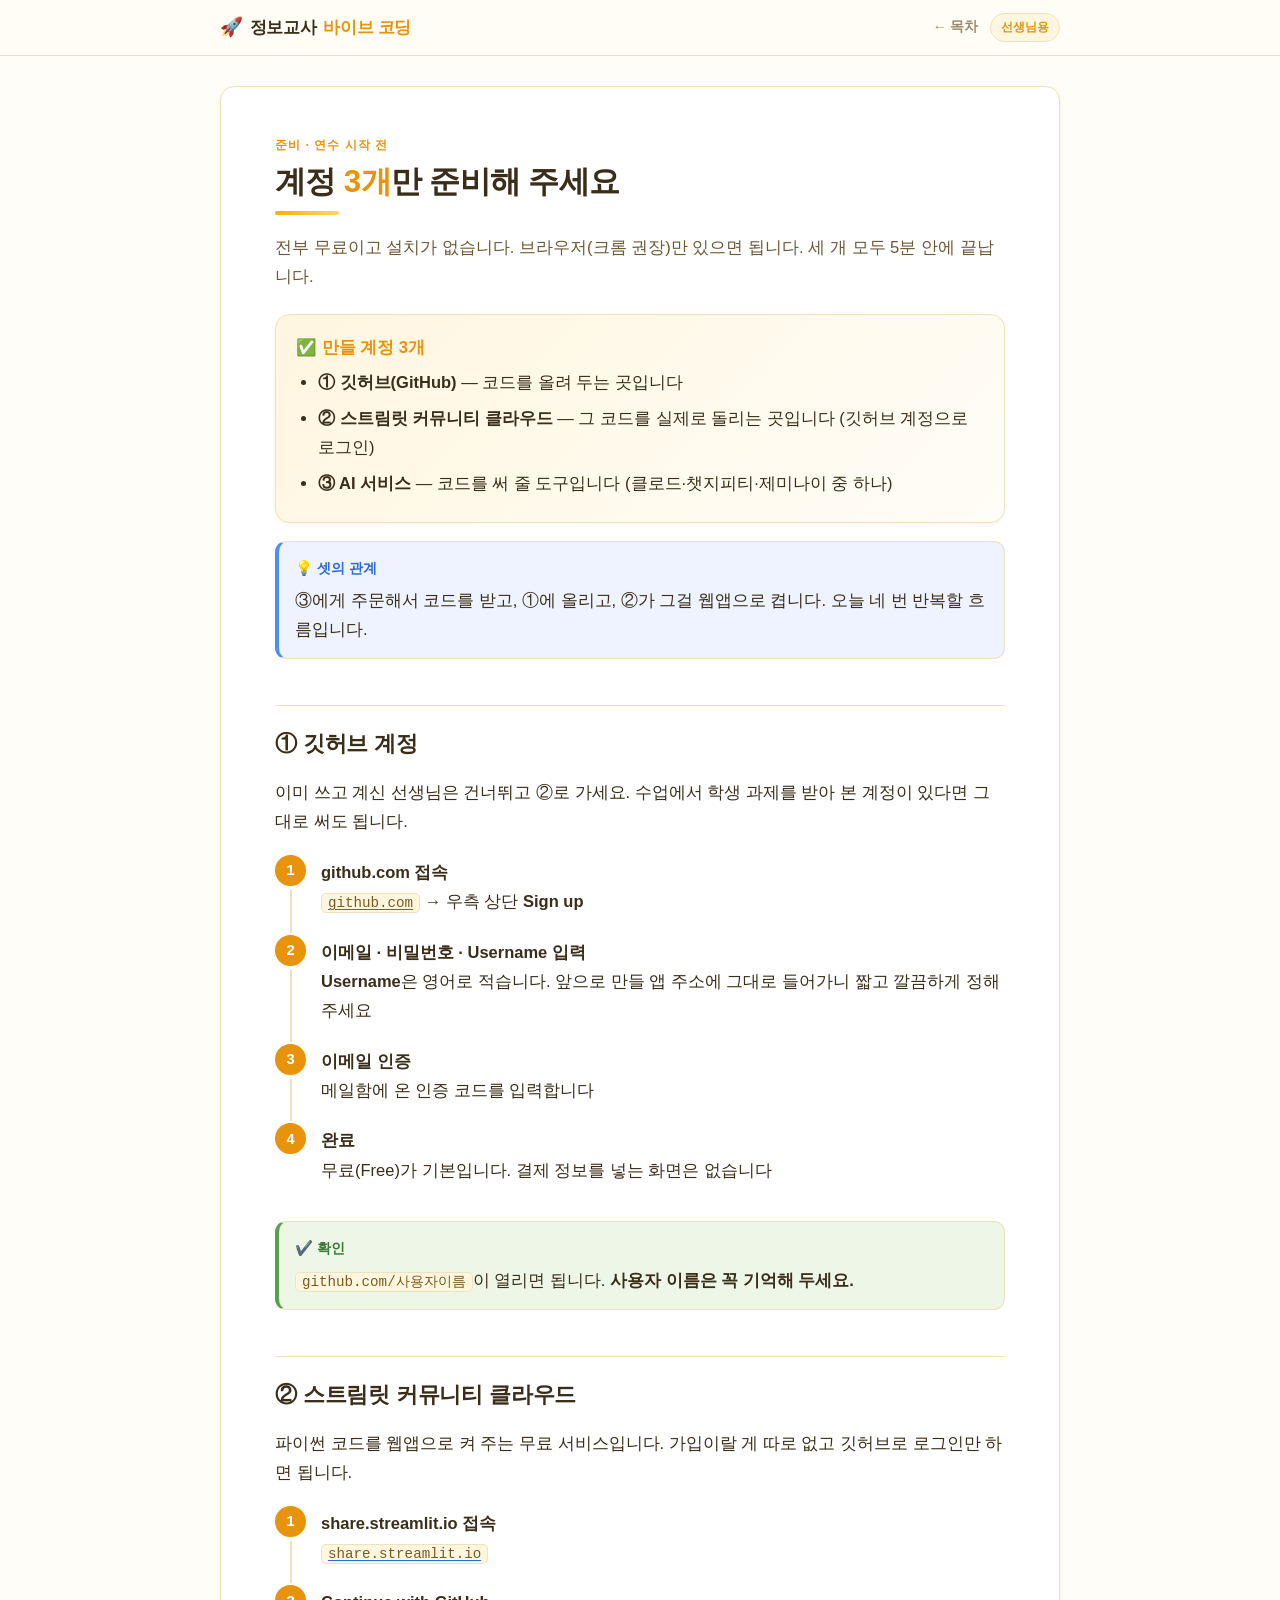
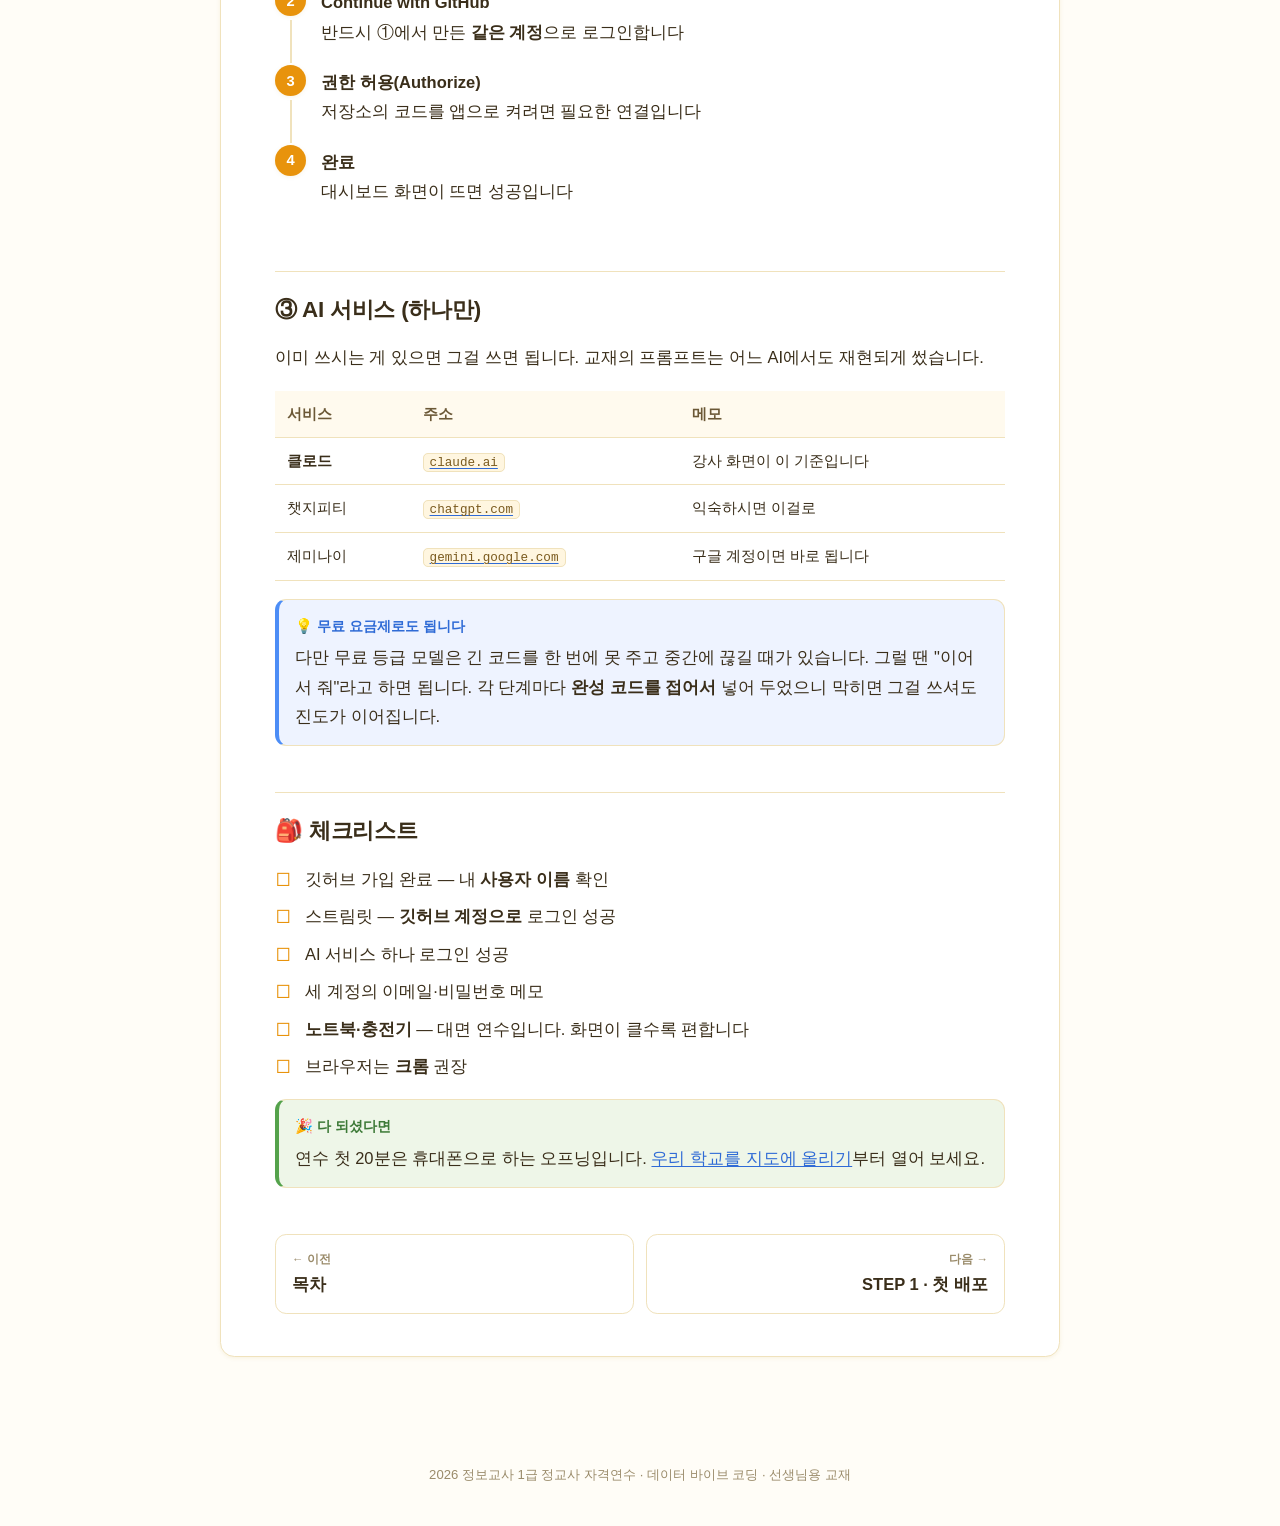
<file: prep.html>
<!DOCTYPE html>
<html lang="ko">
<head>
<meta charset="utf-8">
<meta name="viewport" content="width=device-width, initial-scale=1">
<title>준비 · 계정 3개 · 정보교사 바이브 코딩 4시간</title>
<link rel="stylesheet" href="assets/style.css">
<link rel="icon" href="data:image/svg+xml,<svg xmlns=%22http://www.w3.org/2000/svg%22 viewBox=%220 0 100 100%22><text y=%22.9em%22 font-size=%2290%22>🚀</text></svg>">
</head>
<body>
<div class="topbar"><div class="inner">
  <a class="brand" href="index.html"><span class="chick">🚀</span> 정보교사 <span class="a">바이브 코딩</span></a>
  <span class="spacer"></span>
  <a class="home" href="index.html">← 목차</a>
  <span class="badge">선생님용</span>
</div></div>

<div class="wrap">
<main>
  <span class="eyebrow">준비 · 연수 시작 전</span>
  <h1>계정 <span class="a">3개</span>만 준비해 주세요</h1>
  <div class="under"></div>
  <p class="lead">전부 무료이고 설치가 없습니다. 브라우저(크롬 권장)만 있으면 됩니다. 세 개 모두 5분 안에 끝납니다.</p>

  <div class="make-banner">
    <div class="t">✅ 만들 계정 3개</div>
    <ul>
      <li><b>① 깃허브(GitHub)</b> — 코드를 올려 두는 곳입니다</li>
      <li><b>② 스트림릿 커뮤니티 클라우드</b> — 그 코드를 실제로 돌리는 곳입니다 (깃허브 계정으로 로그인)</li>
      <li><b>③ AI 서비스</b> — 코드를 써 줄 도구입니다 (클로드·챗지피티·제미나이 중 하나)</li>
    </ul>
  </div>

  <div class="callout tip">
    <div class="h">💡 셋의 관계</div>
    <p>③에게 주문해서 코드를 받고, ①에 올리고, ②가 그걸 웹앱으로 켭니다. 오늘 네 번 반복할 흐름입니다.</p>
  </div>

  <h2>① 깃허브 계정</h2>
  <p>이미 쓰고 계신 선생님은 건너뛰고 ②로 가세요. 수업에서 학생 과제를 받아 본 계정이 있다면 그대로 써도 됩니다.</p>
  <ol class="steps">
    <li><span class="st">github.com 접속</span><br><a href="https://github.com" target="_blank" rel="noopener"><code>github.com</code></a> → 우측 상단 <b>Sign up</b></li>
    <li><span class="st">이메일 · 비밀번호 · Username 입력</span><br><b>Username</b>은 영어로 적습니다. 앞으로 만들 앱 주소에 그대로 들어가니 짧고 깔끔하게 정해 주세요</li>
    <li><span class="st">이메일 인증</span><br>메일함에 온 인증 코드를 입력합니다</li>
    <li><span class="st">완료</span><br>무료(Free)가 기본입니다. 결제 정보를 넣는 화면은 없습니다</li>
  </ol>
  <div class="callout check">
    <div class="h">✔️ 확인</div>
    <p><code>github.com/사용자이름</code>이 열리면 됩니다. <b>사용자 이름은 꼭 기억해 두세요.</b></p>
  </div>

  <h2>② 스트림릿 커뮤니티 클라우드</h2>
  <p>파이썬 코드를 웹앱으로 켜 주는 무료 서비스입니다. 가입이랄 게 따로 없고 깃허브로 로그인만 하면 됩니다.</p>
  <ol class="steps">
    <li><span class="st">share.streamlit.io 접속</span><br><a href="https://share.streamlit.io" target="_blank" rel="noopener"><code>share.streamlit.io</code></a></li>
    <li><span class="st">Continue with GitHub</span><br>반드시 ①에서 만든 <b>같은 계정</b>으로 로그인합니다</li>
    <li><span class="st">권한 허용(Authorize)</span><br>저장소의 코드를 앱으로 켜려면 필요한 연결입니다</li>
    <li><span class="st">완료</span><br>대시보드 화면이 뜨면 성공입니다</li>
  </ol>

  <h2>③ AI 서비스 (하나만)</h2>
  <p>이미 쓰시는 게 있으면 그걸 쓰면 됩니다. 교재의 프롬프트는 어느 AI에서도 재현되게 썼습니다.</p>
  <table class="daymap">
    <thead><tr><th>서비스</th><th>주소</th><th>메모</th></tr></thead>
    <tbody>
      <tr><td><b>클로드</b></td><td><a href="https://claude.ai" target="_blank" rel="noopener"><code>claude.ai</code></a></td><td>강사 화면이 이 기준입니다</td></tr>
      <tr><td>챗지피티</td><td><a href="https://chatgpt.com" target="_blank" rel="noopener"><code>chatgpt.com</code></a></td><td>익숙하시면 이걸로</td></tr>
      <tr><td>제미나이</td><td><a href="https://gemini.google.com" target="_blank" rel="noopener"><code>gemini.google.com</code></a></td><td>구글 계정이면 바로 됩니다</td></tr>
    </tbody>
  </table>
  <div class="callout tip">
    <div class="h">💡 무료 요금제로도 됩니다</div>
    <p>다만 무료 등급 모델은 긴 코드를 한 번에 못 주고 중간에 끊길 때가 있습니다. 그럴 땐 "이어서 줘"라고 하면 됩니다. 각 단계마다 <b>완성 코드를 접어서</b> 넣어 두었으니 막히면 그걸 쓰셔도 진도가 이어집니다.</p>
  </div>

  <h2>🎒 체크리스트</h2>
  <ul class="checklist">
    <li>깃허브 가입 완료 — 내 <b>사용자 이름</b> 확인</li>
    <li>스트림릿 — <b>깃허브 계정으로</b> 로그인 성공</li>
    <li>AI 서비스 하나 로그인 성공</li>
    <li>세 계정의 이메일·비밀번호 메모</li>
    <li><b>노트북·충전기</b> — 대면 연수입니다. 화면이 클수록 편합니다</li>
    <li>브라우저는 <b>크롬</b> 권장</li>
  </ul>

  <div class="callout check">
    <div class="h">🎉 다 되셨다면</div>
    <p>연수 첫 20분은 휴대폰으로 하는 오프닝입니다. <a href="map.html">우리 학교를 지도에 올리기</a>부터 열어 보세요.</p>
  </div>

  <div class="pager">
    <a class="prev" href="index.html"><div class="dir">← 이전</div><div class="tt">목차</div></a>
    <a class="next" href="step1.html"><div class="dir">다음 →</div><div class="tt">STEP 1 · 첫 배포</div></a>
  </div>
</main>
</div>

<footer class="foot">2026 정보교사 1급 정교사 자격연수 · 데이터 바이브 코딩 · 선생님용 교재</footer>
<script src="assets/copy.js"></script>
</body>
</html>
</file>
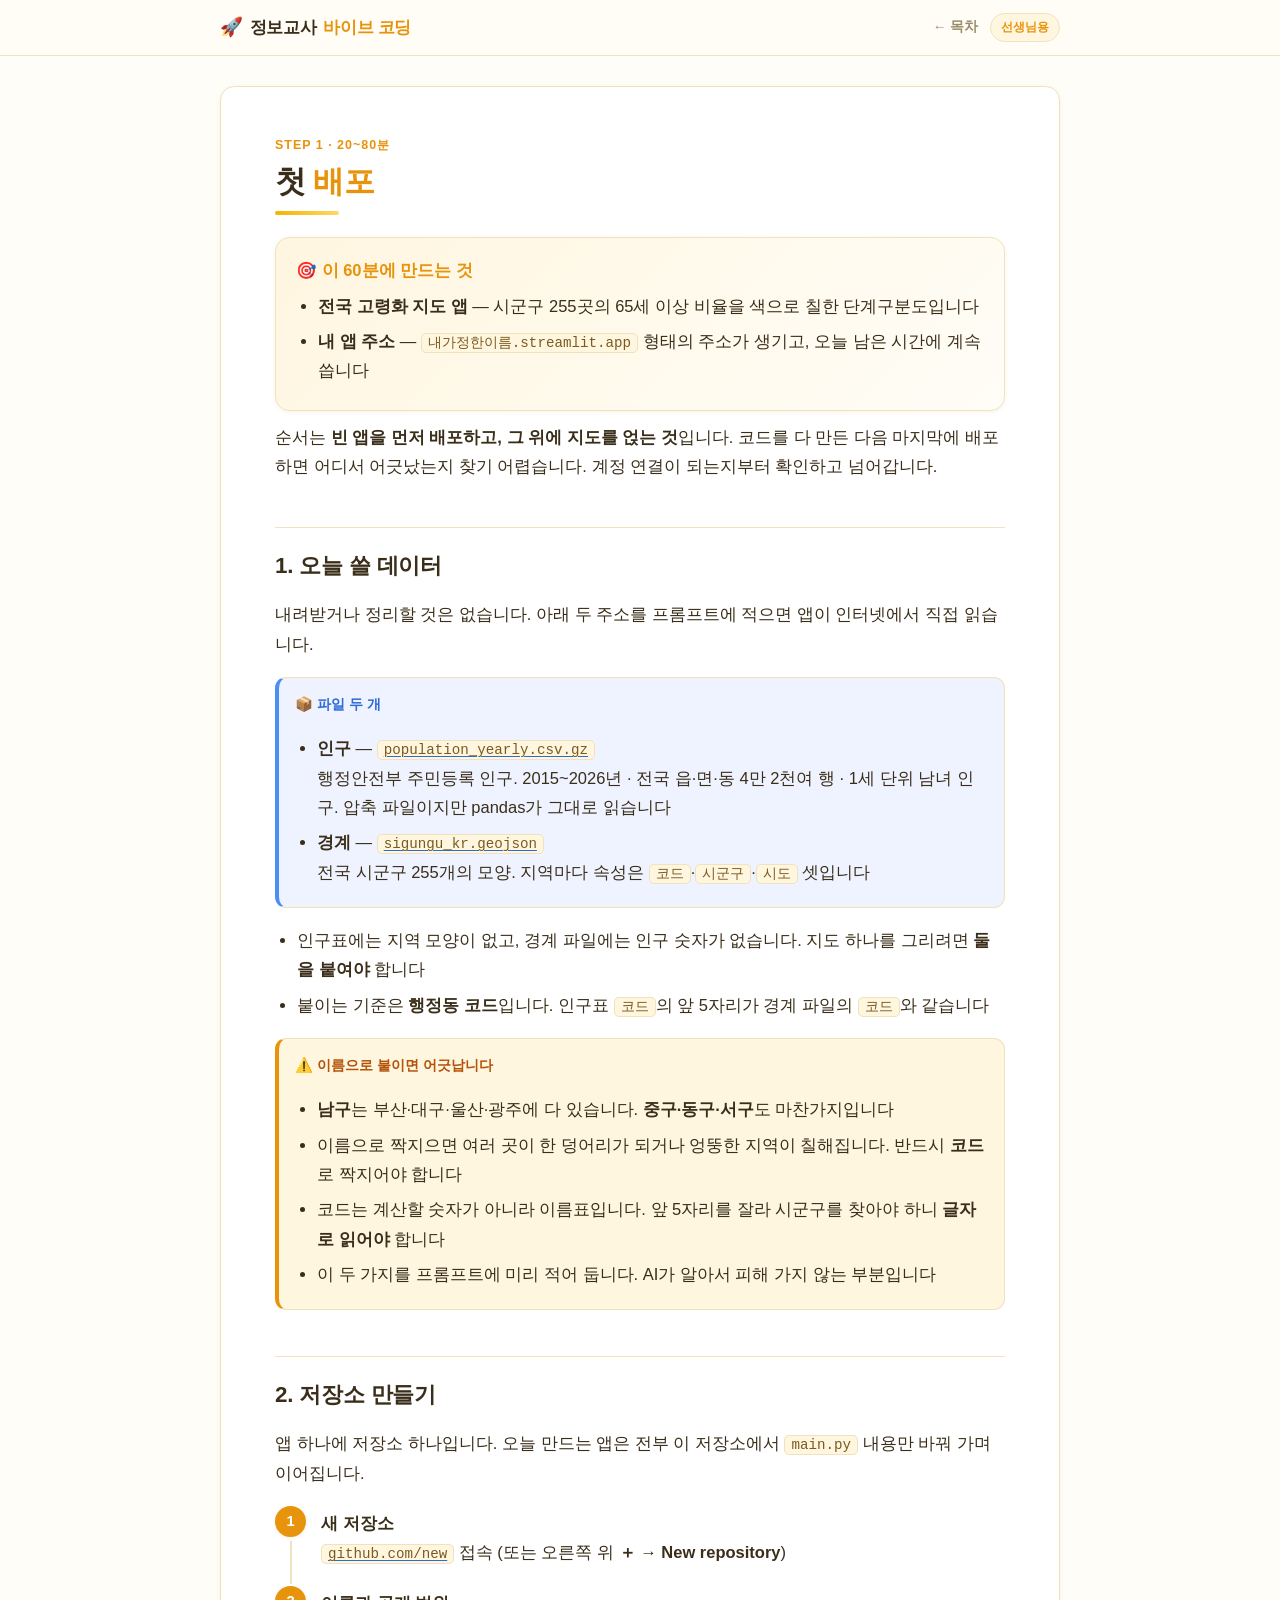
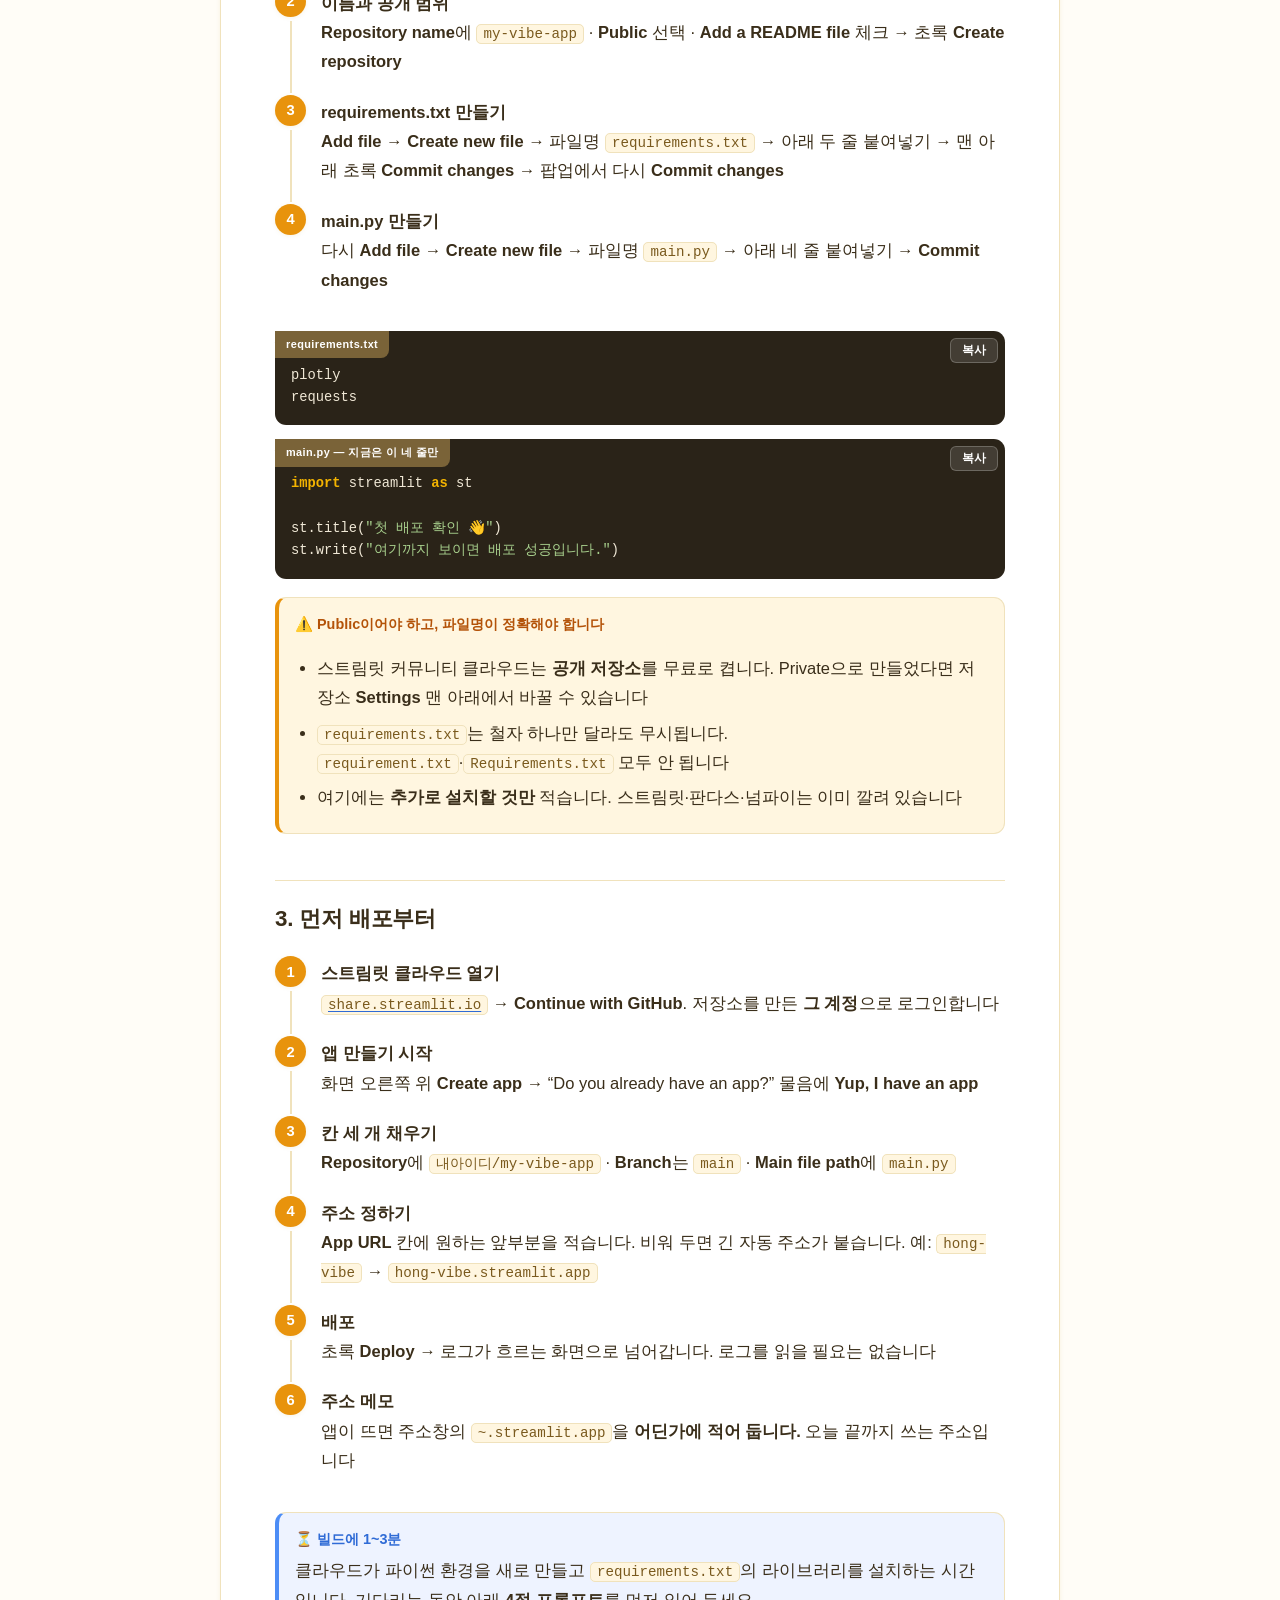
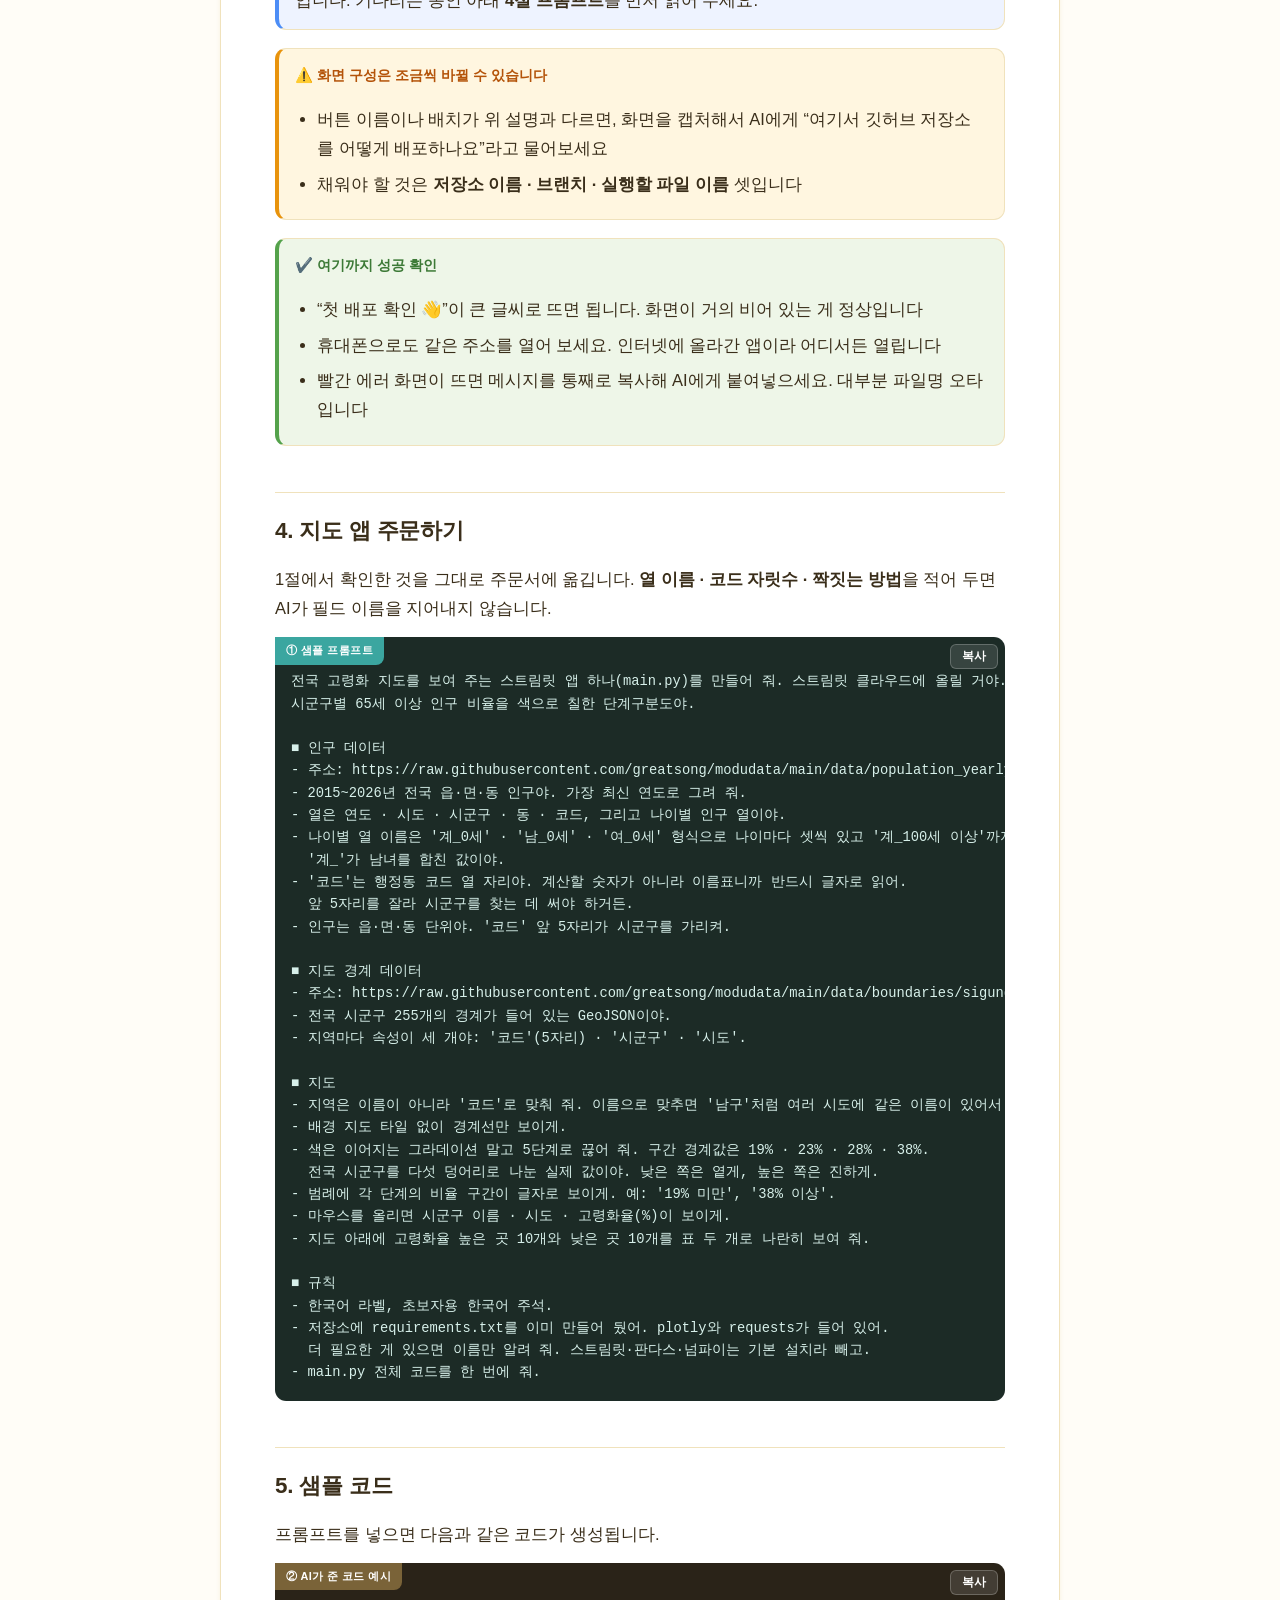
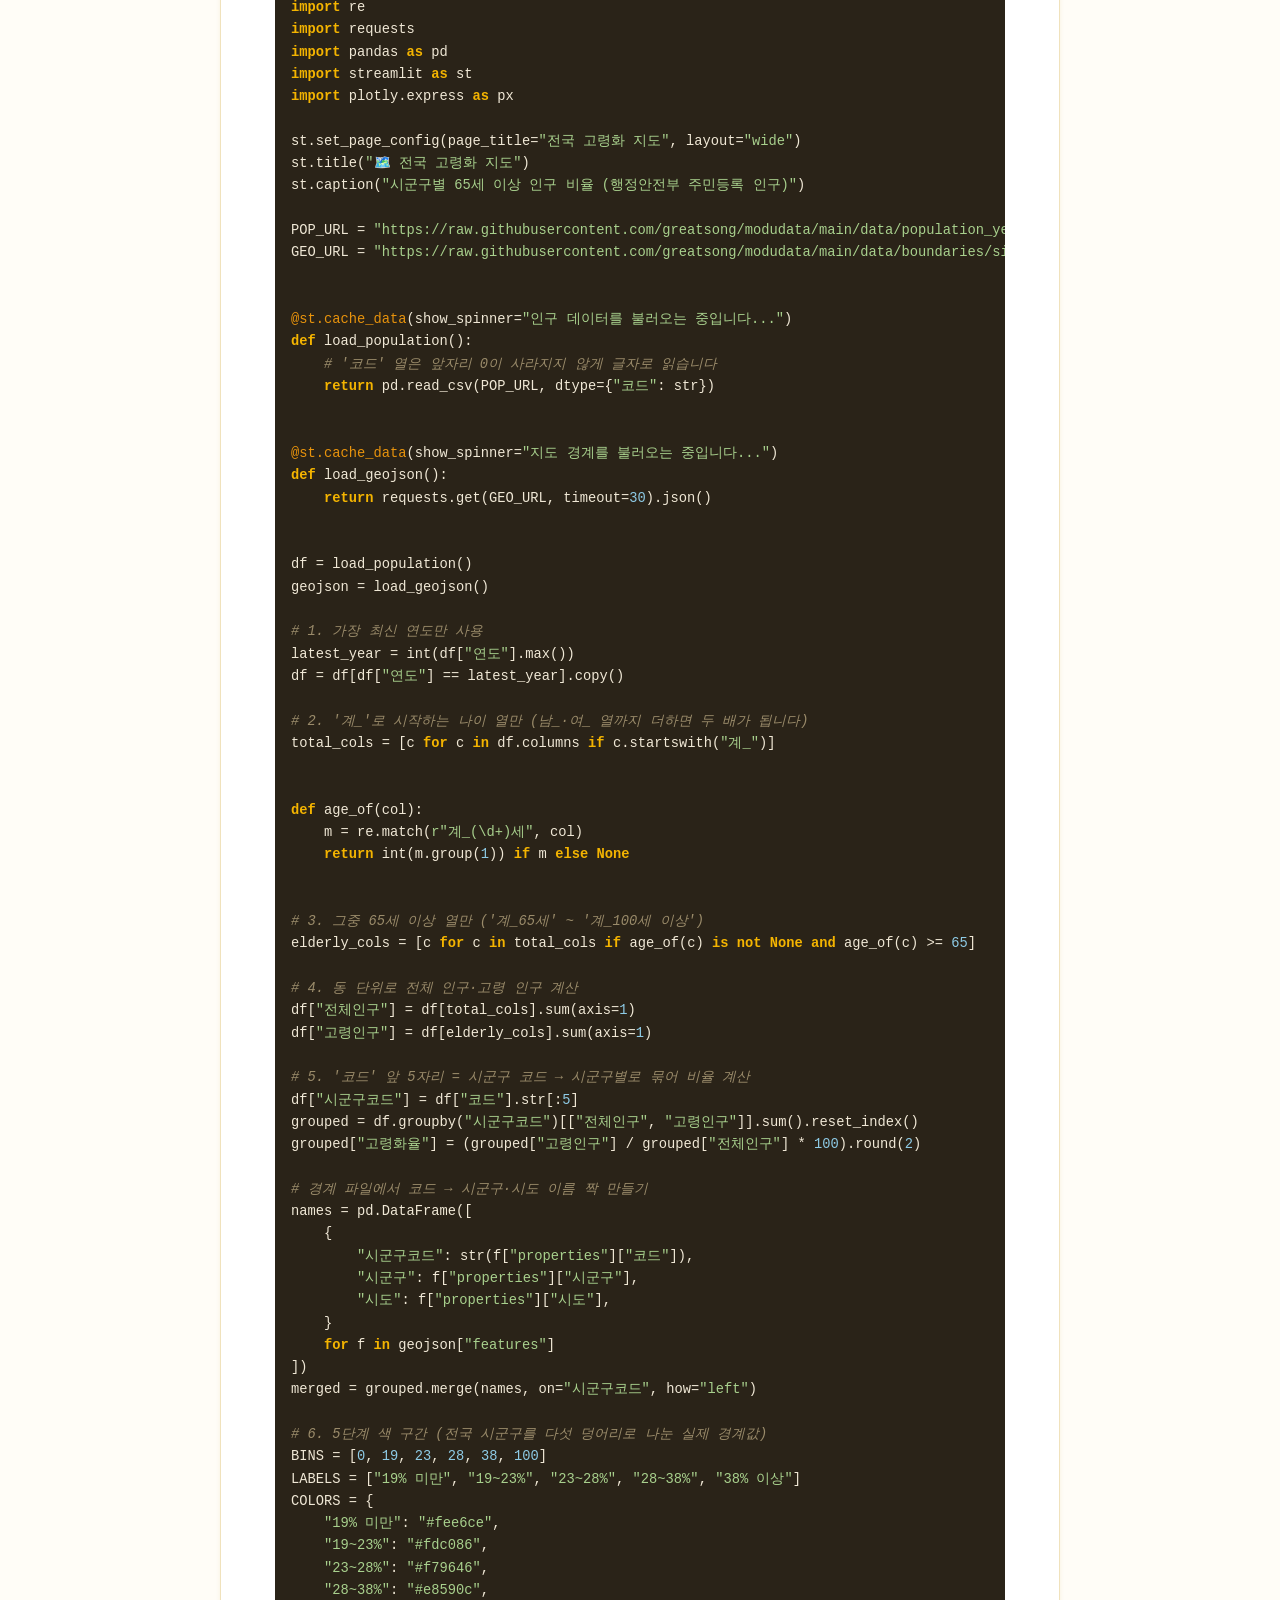
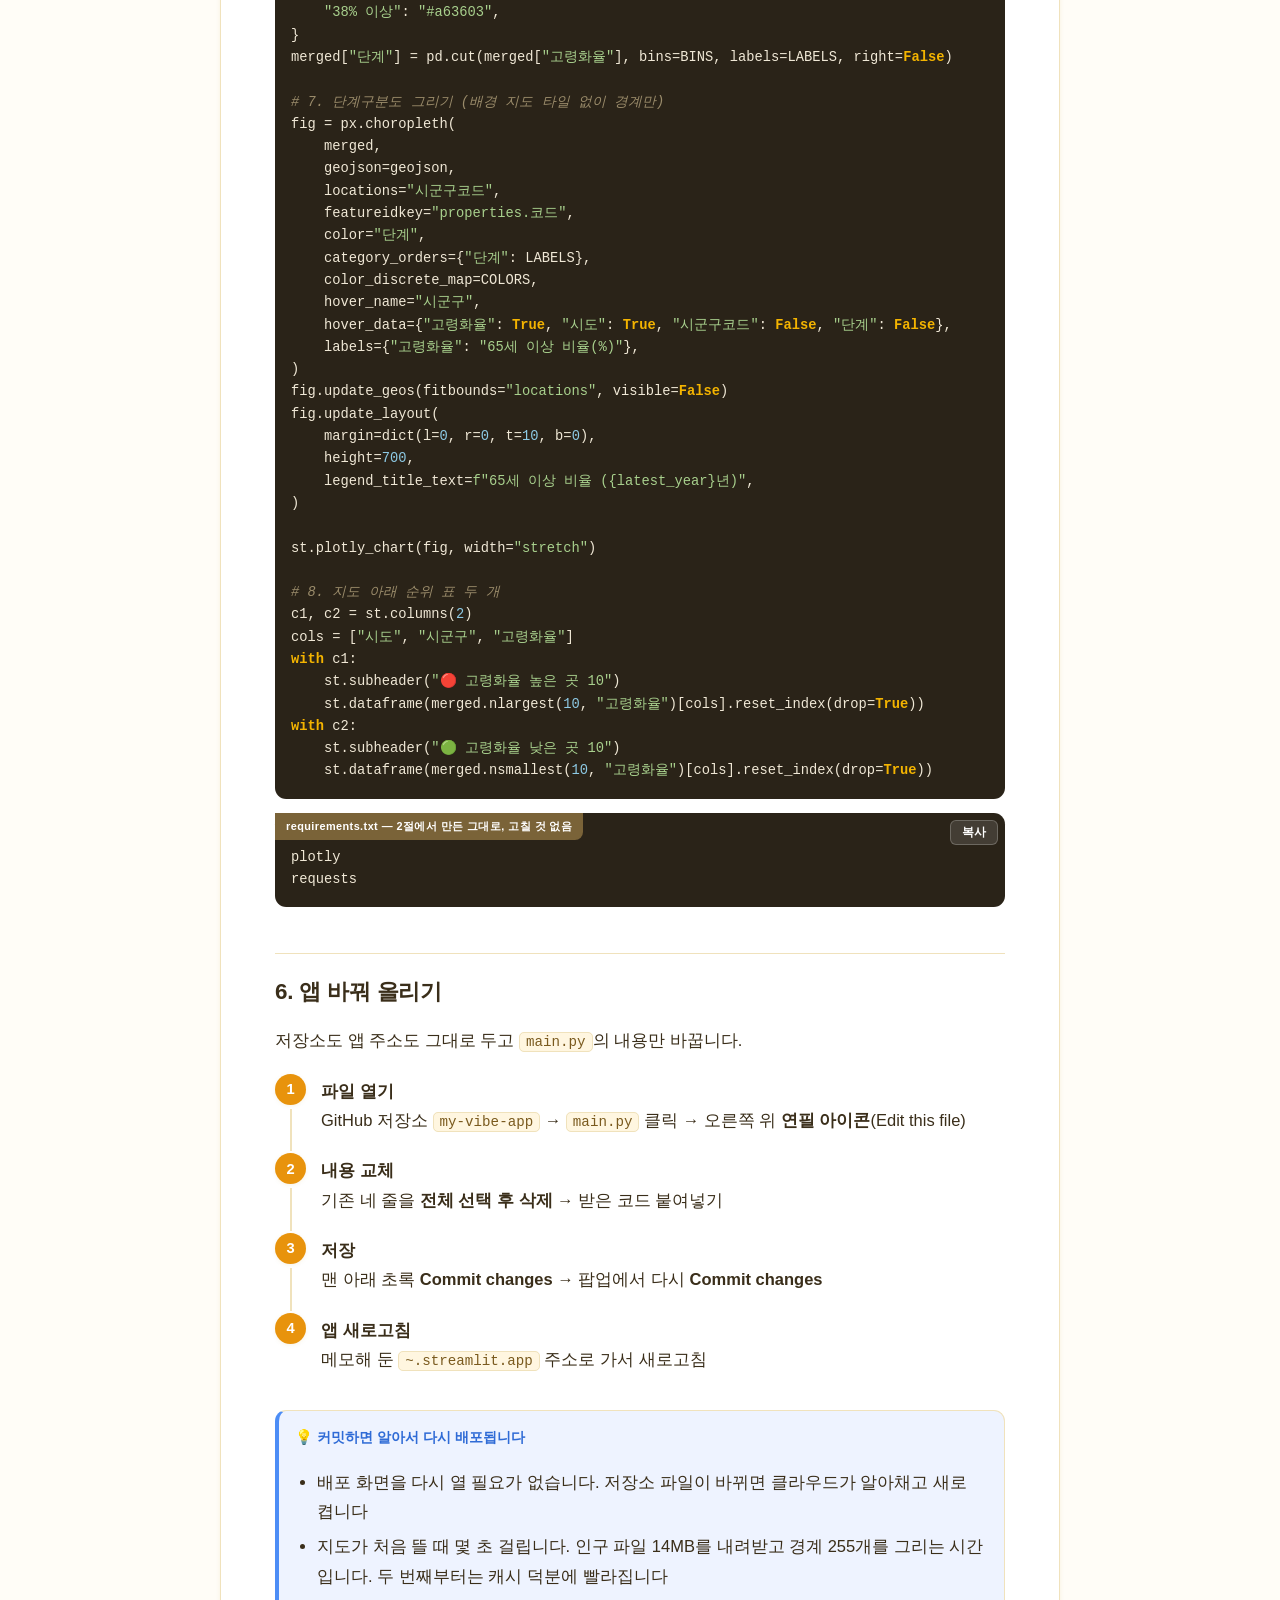
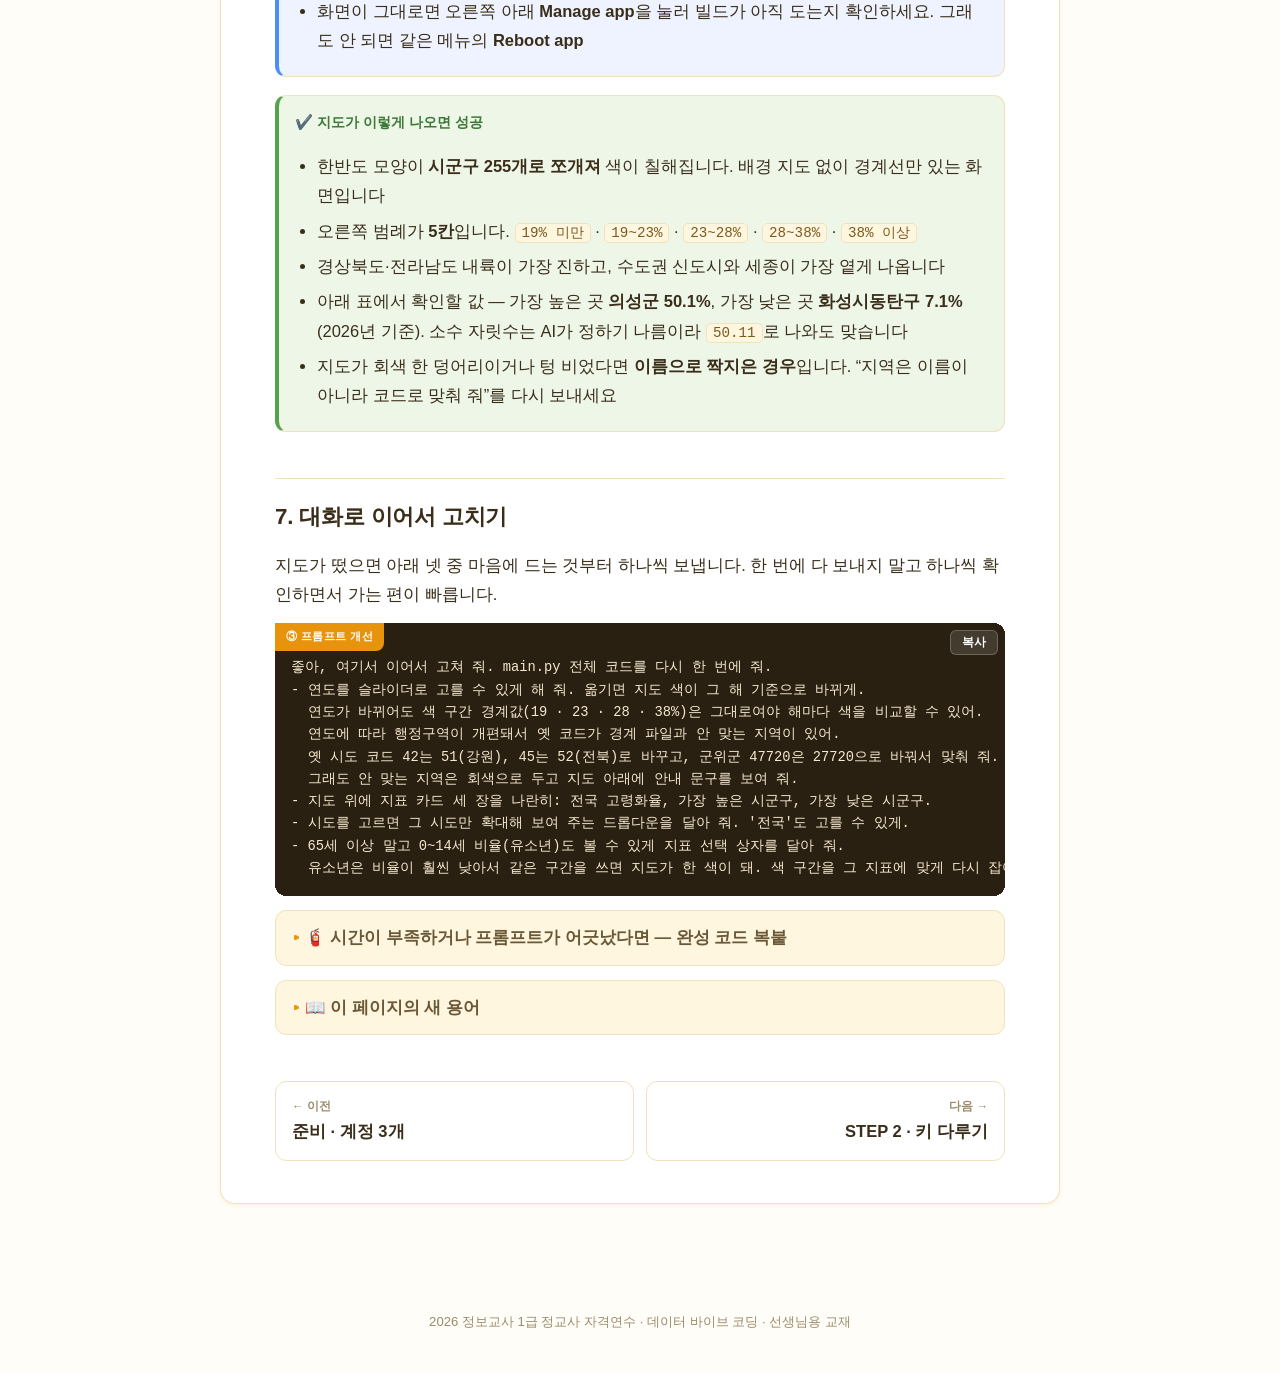
<file: step1.html>
<!DOCTYPE html>
<html lang="ko">
<head>
<meta charset="utf-8">
<meta name="viewport" content="width=device-width, initial-scale=1">
<title>STEP 1 · 첫 배포 · 정보교사 바이브 코딩 4시간</title>
<link rel="stylesheet" href="assets/style.css">
<link rel="icon" href="data:image/svg+xml,<svg xmlns=%22http://www.w3.org/2000/svg%22 viewBox=%220 0 100 100%22><text y=%22.9em%22 font-size=%2290%22>🚀</text></svg>">
</head>
<body>
<div class="topbar"><div class="inner">
  <a class="brand" href="index.html"><span class="chick">🚀</span> 정보교사 <span class="a">바이브 코딩</span></a>
  <span class="spacer"></span>
  <a class="home" href="index.html">← 목차</a>
  <span class="badge">선생님용</span>
</div></div>

<div class="wrap">
<main>
  <span class="eyebrow">STEP 1 · 20~80분</span>
  <h1>첫 <span class="a">배포</span></h1>
  <div class="under"></div>

  <div class="make-banner">
    <div class="t">🎯 이 60분에 만드는 것</div>
    <ul>
      <li><b>전국 고령화 지도 앱</b> — 시군구 255곳의 65세 이상 비율을 색으로 칠한 단계구분도입니다</li>
      <li><b>내 앱 주소</b> — <code>내가정한이름.streamlit.app</code> 형태의 주소가 생기고, 오늘 남은 시간에 계속 씁니다</li>
    </ul>
  </div>

  <p>순서는 <b>빈 앱을 먼저 배포하고, 그 위에 지도를 얹는 것</b>입니다. 코드를 다 만든 다음 마지막에 배포하면 어디서 어긋났는지 찾기 어렵습니다. 계정 연결이 되는지부터 확인하고 넘어갑니다.</p>

  <h2>1. 오늘 쓸 데이터</h2>
  <p>내려받거나 정리할 것은 없습니다. 아래 두 주소를 프롬프트에 적으면 앱이 인터넷에서 직접 읽습니다.</p>
  <div class="callout tip">
    <div class="h">📦 파일 두 개</div>
    <ul>
      <li><b>인구</b> — <a href="https://raw.githubusercontent.com/greatsong/modudata/main/data/population_yearly.csv.gz" target="_blank" rel="noopener"><code>population_yearly.csv.gz</code></a><br>
      행정안전부 주민등록 인구. 2015~2026년 · 전국 읍·면·동 4만 2천여 행 · 1세 단위 남녀 인구. 압축 파일이지만 pandas가 그대로 읽습니다</li>
      <li><b>경계</b> — <a href="https://raw.githubusercontent.com/greatsong/modudata/main/data/boundaries/sigungu_kr.geojson" target="_blank" rel="noopener"><code>sigungu_kr.geojson</code></a><br>
      전국 시군구 255개의 모양. 지역마다 속성은 <code>코드</code>·<code>시군구</code>·<code>시도</code> 셋입니다</li>
    </ul>
  </div>
  <ul>
    <li>인구표에는 지역 모양이 없고, 경계 파일에는 인구 숫자가 없습니다. 지도 하나를 그리려면 <b>둘을 붙여야</b> 합니다</li>
    <li>붙이는 기준은 <b>행정동 코드</b>입니다. 인구표 <code>코드</code>의 앞 5자리가 경계 파일의 <code>코드</code>와 같습니다</li>
  </ul>
  <div class="callout warn">
    <div class="h">⚠️ 이름으로 붙이면 어긋납니다</div>
    <ul>
      <li><b>남구</b>는 부산·대구·울산·광주에 다 있습니다. <b>중구·동구·서구</b>도 마찬가지입니다</li>
      <li>이름으로 짝지으면 여러 곳이 한 덩어리가 되거나 엉뚱한 지역이 칠해집니다. 반드시 <b>코드</b>로 짝지어야 합니다</li>
      <li>코드는 계산할 숫자가 아니라 이름표입니다. 앞 5자리를 잘라 시군구를 찾아야 하니 <b>글자로 읽어야</b> 합니다</li>
      <li>이 두 가지를 프롬프트에 미리 적어 둡니다. AI가 알아서 피해 가지 않는 부분입니다</li>
    </ul>
  </div>

  <h2>2. 저장소 만들기</h2>
  <p>앱 하나에 저장소 하나입니다. 오늘 만드는 앱은 전부 이 저장소에서 <code>main.py</code> 내용만 바꿔 가며 이어집니다.</p>
  <ol class="steps">
    <li><span class="st">새 저장소</span><br><a href="https://github.com/new" target="_blank" rel="noopener"><code>github.com/new</code></a> 접속 (또는 오른쪽 위 <b>＋</b> → <b>New repository</b>)</li>
    <li><span class="st">이름과 공개 범위</span><br><b>Repository name</b>에 <code>my-vibe-app</code> · <b>Public</b> 선택 · <b>Add a README file</b> 체크 → 초록 <b>Create repository</b></li>
    <li><span class="st">requirements.txt 만들기</span><br><b>Add file → Create new file</b> → 파일명 <code>requirements.txt</code> → 아래 두 줄 붙여넣기 → 맨 아래 초록 <b>Commit changes</b> → 팝업에서 다시 <b>Commit changes</b></li>
    <li><span class="st">main.py 만들기</span><br>다시 <b>Add file → Create new file</b> → 파일명 <code>main.py</code> → 아래 네 줄 붙여넣기 → <b>Commit changes</b></li>
  </ol>
  <div class="codewrap code"><span class="label">requirements.txt</span><pre>plotly
requests</pre></div>
  <div class="codewrap code"><span class="label">main.py — 지금은 이 네 줄만</span><pre>import streamlit as st

st.title("첫 배포 확인 👋")
st.write("여기까지 보이면 배포 성공입니다.")</pre></div>
  <div class="callout warn">
    <div class="h">⚠️ Public이어야 하고, 파일명이 정확해야 합니다</div>
    <ul>
      <li>스트림릿 커뮤니티 클라우드는 <b>공개 저장소</b>를 무료로 켭니다. Private으로 만들었다면 저장소 <b>Settings</b> 맨 아래에서 바꿀 수 있습니다</li>
      <li><code>requirements.txt</code>는 철자 하나만 달라도 무시됩니다. <code>requirement.txt</code>·<code>Requirements.txt</code> 모두 안 됩니다</li>
      <li>여기에는 <b>추가로 설치할 것만</b> 적습니다. 스트림릿·판다스·넘파이는 이미 깔려 있습니다</li>
    </ul>
  </div>

  <h2>3. 먼저 배포부터</h2>
  <ol class="steps">
    <li><span class="st">스트림릿 클라우드 열기</span><br><a href="https://share.streamlit.io" target="_blank" rel="noopener"><code>share.streamlit.io</code></a> → <b>Continue with GitHub</b>. 저장소를 만든 <b>그 계정</b>으로 로그인합니다</li>
    <li><span class="st">앱 만들기 시작</span><br>화면 오른쪽 위 <b>Create app</b> → “Do you already have an app?” 물음에 <b>Yup, I have an app</b></li>
    <li><span class="st">칸 세 개 채우기</span><br><b>Repository</b>에 <code>내아이디/my-vibe-app</code> · <b>Branch</b>는 <code>main</code> · <b>Main file path</b>에 <code>main.py</code></li>
    <li><span class="st">주소 정하기</span><br><b>App URL</b> 칸에 원하는 앞부분을 적습니다. 비워 두면 긴 자동 주소가 붙습니다. 예: <code>hong-vibe</code> → <code>hong-vibe.streamlit.app</code></li>
    <li><span class="st">배포</span><br>초록 <b>Deploy</b> → 로그가 흐르는 화면으로 넘어갑니다. 로그를 읽을 필요는 없습니다</li>
    <li><span class="st">주소 메모</span><br>앱이 뜨면 주소창의 <code>~.streamlit.app</code>을 <b>어딘가에 적어 둡니다.</b> 오늘 끝까지 쓰는 주소입니다</li>
  </ol>
  <div class="callout tip">
    <div class="h">⏳ 빌드에 1~3분</div>
    <p>클라우드가 파이썬 환경을 새로 만들고 <code>requirements.txt</code>의 라이브러리를 설치하는 시간입니다. 기다리는 동안 아래 <b>4절 프롬프트</b>를 먼저 읽어 두세요.</p>
  </div>
  <div class="callout warn">
    <div class="h">⚠️ 화면 구성은 조금씩 바뀔 수 있습니다</div>
    <ul>
      <li>버튼 이름이나 배치가 위 설명과 다르면, 화면을 캡처해서 AI에게 “여기서 깃허브 저장소를 어떻게 배포하나요”라고 물어보세요</li>
      <li>채워야 할 것은 <b>저장소 이름 · 브랜치 · 실행할 파일 이름</b> 셋입니다</li>
    </ul>
  </div>
  <div class="callout check">
    <div class="h">✔️ 여기까지 성공 확인</div>
    <ul>
      <li>“첫 배포 확인 👋”이 큰 글씨로 뜨면 됩니다. 화면이 거의 비어 있는 게 정상입니다</li>
      <li>휴대폰으로도 같은 주소를 열어 보세요. 인터넷에 올라간 앱이라 어디서든 열립니다</li>
      <li>빨간 에러 화면이 뜨면 메시지를 통째로 복사해 AI에게 붙여넣으세요. 대부분 파일명 오타입니다</li>
    </ul>
  </div>

  <h2>4. 지도 앱 주문하기</h2>
  <p>1절에서 확인한 것을 그대로 주문서에 옮깁니다. <b>열 이름 · 코드 자릿수 · 짝짓는 방법</b>을 적어 두면 AI가 필드 이름을 지어내지 않습니다.</p>
  <div class="codewrap prompt"><span class="label">① 샘플 프롬프트</span><pre>전국 고령화 지도를 보여 주는 스트림릿 앱 하나(main.py)를 만들어 줘. 스트림릿 클라우드에 올릴 거야.
시군구별 65세 이상 인구 비율을 색으로 칠한 단계구분도야.

■ 인구 데이터
- 주소: https://raw.githubusercontent.com/greatsong/modudata/main/data/population_yearly.csv.gz
- 2015~2026년 전국 읍·면·동 인구야. 가장 최신 연도로 그려 줘.
- 열은 연도 · 시도 · 시군구 · 동 · 코드, 그리고 나이별 인구 열이야.
- 나이별 열 이름은 '계_0세' · '남_0세' · '여_0세' 형식으로 나이마다 셋씩 있고 '계_100세 이상'까지 이어져.
  '계_'가 남녀를 합친 값이야.
- '코드'는 행정동 코드 열 자리야. 계산할 숫자가 아니라 이름표니까 반드시 글자로 읽어.
  앞 5자리를 잘라 시군구를 찾는 데 써야 하거든.
- 인구는 읍·면·동 단위야. '코드' 앞 5자리가 시군구를 가리켜.

■ 지도 경계 데이터
- 주소: https://raw.githubusercontent.com/greatsong/modudata/main/data/boundaries/sigungu_kr.geojson
- 전국 시군구 255개의 경계가 들어 있는 GeoJSON이야.
- 지역마다 속성이 세 개야: '코드'(5자리) · '시군구' · '시도'.

■ 지도
- 지역은 이름이 아니라 '코드'로 맞춰 줘. 이름으로 맞추면 '남구'처럼 여러 시도에 같은 이름이 있어서 어긋나.
- 배경 지도 타일 없이 경계선만 보이게.
- 색은 이어지는 그라데이션 말고 5단계로 끊어 줘. 구간 경계값은 19% · 23% · 28% · 38%.
  전국 시군구를 다섯 덩어리로 나눈 실제 값이야. 낮은 쪽은 옅게, 높은 쪽은 진하게.
- 범례에 각 단계의 비율 구간이 글자로 보이게. 예: '19% 미만', '38% 이상'.
- 마우스를 올리면 시군구 이름 · 시도 · 고령화율(%)이 보이게.
- 지도 아래에 고령화율 높은 곳 10개와 낮은 곳 10개를 표 두 개로 나란히 보여 줘.

■ 규칙
- 한국어 라벨, 초보자용 한국어 주석.
- 저장소에 requirements.txt를 이미 만들어 뒀어. plotly와 requests가 들어 있어.
  더 필요한 게 있으면 이름만 알려 줘. 스트림릿·판다스·넘파이는 기본 설치라 빼고.
- main.py 전체 코드를 한 번에 줘.</pre></div>

  <h2>5. 샘플 코드</h2>
  <p>프롬프트를 넣으면 다음과 같은 코드가 생성됩니다.</p>
  <div class="codewrap code"><span class="label">② AI가 준 코드 예시</span><pre>import re
import requests
import pandas as pd
import streamlit as st
import plotly.express as px

st.set_page_config(page_title="전국 고령화 지도", layout="wide")
st.title("🗺️ 전국 고령화 지도")
st.caption("시군구별 65세 이상 인구 비율 (행정안전부 주민등록 인구)")

POP_URL = "https://raw.githubusercontent.com/greatsong/modudata/main/data/population_yearly.csv.gz"
GEO_URL = "https://raw.githubusercontent.com/greatsong/modudata/main/data/boundaries/sigungu_kr.geojson"


@st.cache_data(show_spinner="인구 데이터를 불러오는 중입니다...")
def load_population():
    # '코드' 열은 앞자리 0이 사라지지 않게 글자로 읽습니다
    return pd.read_csv(POP_URL, dtype={"코드": str})


@st.cache_data(show_spinner="지도 경계를 불러오는 중입니다...")
def load_geojson():
    return requests.get(GEO_URL, timeout=30).json()


df = load_population()
geojson = load_geojson()

# 1. 가장 최신 연도만 사용
latest_year = int(df["연도"].max())
df = df[df["연도"] == latest_year].copy()

# 2. '계_'로 시작하는 나이 열만 (남_·여_ 열까지 더하면 두 배가 됩니다)
total_cols = [c for c in df.columns if c.startswith("계_")]


def age_of(col):
    m = re.match(r"계_(\d+)세", col)
    return int(m.group(1)) if m else None


# 3. 그중 65세 이상 열만 ('계_65세' ~ '계_100세 이상')
elderly_cols = [c for c in total_cols if age_of(c) is not None and age_of(c) &gt;= 65]

# 4. 동 단위로 전체 인구·고령 인구 계산
df["전체인구"] = df[total_cols].sum(axis=1)
df["고령인구"] = df[elderly_cols].sum(axis=1)

# 5. '코드' 앞 5자리 = 시군구 코드 → 시군구별로 묶어 비율 계산
df["시군구코드"] = df["코드"].str[:5]
grouped = df.groupby("시군구코드")[["전체인구", "고령인구"]].sum().reset_index()
grouped["고령화율"] = (grouped["고령인구"] / grouped["전체인구"] * 100).round(2)

# 경계 파일에서 코드 → 시군구·시도 이름 짝 만들기
names = pd.DataFrame([
    {
        "시군구코드": str(f["properties"]["코드"]),
        "시군구": f["properties"]["시군구"],
        "시도": f["properties"]["시도"],
    }
    for f in geojson["features"]
])
merged = grouped.merge(names, on="시군구코드", how="left")

# 6. 5단계 색 구간 (전국 시군구를 다섯 덩어리로 나눈 실제 경계값)
BINS = [0, 19, 23, 28, 38, 100]
LABELS = ["19% 미만", "19~23%", "23~28%", "28~38%", "38% 이상"]
COLORS = {
    "19% 미만": "#fee6ce",
    "19~23%": "#fdc086",
    "23~28%": "#f79646",
    "28~38%": "#e8590c",
    "38% 이상": "#a63603",
}
merged["단계"] = pd.cut(merged["고령화율"], bins=BINS, labels=LABELS, right=False)

# 7. 단계구분도 그리기 (배경 지도 타일 없이 경계만)
fig = px.choropleth(
    merged,
    geojson=geojson,
    locations="시군구코드",
    featureidkey="properties.코드",
    color="단계",
    category_orders={"단계": LABELS},
    color_discrete_map=COLORS,
    hover_name="시군구",
    hover_data={"고령화율": True, "시도": True, "시군구코드": False, "단계": False},
    labels={"고령화율": "65세 이상 비율(%)"},
)
fig.update_geos(fitbounds="locations", visible=False)
fig.update_layout(
    margin=dict(l=0, r=0, t=10, b=0),
    height=700,
    legend_title_text=f"65세 이상 비율 ({latest_year}년)",
)

st.plotly_chart(fig, width="stretch")

# 8. 지도 아래 순위 표 두 개
c1, c2 = st.columns(2)
cols = ["시도", "시군구", "고령화율"]
with c1:
    st.subheader("🔴 고령화율 높은 곳 10")
    st.dataframe(merged.nlargest(10, "고령화율")[cols].reset_index(drop=True))
with c2:
    st.subheader("🟢 고령화율 낮은 곳 10")
    st.dataframe(merged.nsmallest(10, "고령화율")[cols].reset_index(drop=True))</pre></div>
  <div class="codewrap code"><span class="label">requirements.txt — 2절에서 만든 그대로, 고칠 것 없음</span><pre>plotly
requests</pre></div>

  <h2>6. 앱 바꿔 올리기</h2>
  <p>저장소도 앱 주소도 그대로 두고 <code>main.py</code>의 내용만 바꿉니다.</p>
  <ol class="steps">
    <li><span class="st">파일 열기</span><br>GitHub 저장소 <code>my-vibe-app</code> → <code>main.py</code> 클릭 → 오른쪽 위 <b>연필 아이콘</b>(Edit this file)</li>
    <li><span class="st">내용 교체</span><br>기존 네 줄을 <b>전체 선택 후 삭제</b> → 받은 코드 붙여넣기</li>
    <li><span class="st">저장</span><br>맨 아래 초록 <b>Commit changes</b> → 팝업에서 다시 <b>Commit changes</b></li>
    <li><span class="st">앱 새로고침</span><br>메모해 둔 <code>~.streamlit.app</code> 주소로 가서 새로고침</li>
  </ol>
  <div class="callout tip">
    <div class="h">💡 커밋하면 알아서 다시 배포됩니다</div>
    <ul>
      <li>배포 화면을 다시 열 필요가 없습니다. 저장소 파일이 바뀌면 클라우드가 알아채고 새로 켭니다</li>
      <li>지도가 처음 뜰 때 몇 초 걸립니다. 인구 파일 14MB를 내려받고 경계 255개를 그리는 시간입니다. 두 번째부터는 캐시 덕분에 빨라집니다</li>
      <li>화면이 그대로면 오른쪽 아래 <b>Manage app</b>을 눌러 빌드가 아직 도는지 확인하세요. 그래도 안 되면 같은 메뉴의 <b>Reboot app</b></li>
    </ul>
  </div>
  <div class="callout check">
    <div class="h">✔️ 지도가 이렇게 나오면 성공</div>
    <ul>
      <li>한반도 모양이 <b>시군구 255개로 쪼개져</b> 색이 칠해집니다. 배경 지도 없이 경계선만 있는 화면입니다</li>
      <li>오른쪽 범례가 <b>5칸</b>입니다. <code>19% 미만</code> · <code>19~23%</code> · <code>23~28%</code> · <code>28~38%</code> · <code>38% 이상</code></li>
      <li>경상북도·전라남도 내륙이 가장 진하고, 수도권 신도시와 세종이 가장 옅게 나옵니다</li>
      <li>아래 표에서 확인할 값 — 가장 높은 곳 <b>의성군 50.1%</b>, 가장 낮은 곳 <b>화성시동탄구 7.1%</b> (2026년 기준). 소수 자릿수는 AI가 정하기 나름이라 <code>50.11</code>로 나와도 맞습니다</li>
      <li>지도가 회색 한 덩어리이거나 텅 비었다면 <b>이름으로 짝지은 경우</b>입니다. “지역은 이름이 아니라 코드로 맞춰 줘”를 다시 보내세요</li>
    </ul>
  </div>

  <h2>7. 대화로 이어서 고치기</h2>
  <p>지도가 떴으면 아래 넷 중 마음에 드는 것부터 하나씩 보냅니다. 한 번에 다 보내지 말고 하나씩 확인하면서 가는 편이 빠릅니다.</p>
  <div class="codewrap improve"><span class="label">③ 프롬프트 개선</span><pre>좋아, 여기서 이어서 고쳐 줘. main.py 전체 코드를 다시 한 번에 줘.
- 연도를 슬라이더로 고를 수 있게 해 줘. 옮기면 지도 색이 그 해 기준으로 바뀌게.
  연도가 바뀌어도 색 구간 경계값(19 · 23 · 28 · 38%)은 그대로여야 해마다 색을 비교할 수 있어.
  연도에 따라 행정구역이 개편돼서 옛 코드가 경계 파일과 안 맞는 지역이 있어.
  옛 시도 코드 42는 51(강원), 45는 52(전북)로 바꾸고, 군위군 47720은 27720으로 바꿔서 맞춰 줘.
  그래도 안 맞는 지역은 회색으로 두고 지도 아래에 안내 문구를 보여 줘.
- 지도 위에 지표 카드 세 장을 나란히: 전국 고령화율, 가장 높은 시군구, 가장 낮은 시군구.
- 시도를 고르면 그 시도만 확대해 보여 주는 드롭다운을 달아 줘. '전국'도 고를 수 있게.
- 65세 이상 말고 0~14세 비율(유소년)도 볼 수 있게 지표 선택 상자를 달아 줘.
  유소년은 비율이 훨씬 낮아서 같은 구간을 쓰면 지도가 한 색이 돼. 색 구간을 그 지표에 맞게 다시 잡아 줘.</pre></div>

  <details class="glossary">
    <summary>🧯 시간이 부족하거나 프롬프트가 어긋났다면 — 완성 코드 복붙</summary>
    <div class="gin">
      <p>아래를 <code>main.py</code>에 통째로 붙여넣고 커밋하면 위 화면이 그대로 나옵니다. 먼저 진도를 맞추고, 프롬프트는 쉬는 시간에 다시 돌려 보셔도 됩니다.</p>
      <div class="codewrap code"><span class="label">main.py 전체 (그대로 복사)</span><pre>import re
import requests
import pandas as pd
import streamlit as st
import plotly.express as px

st.set_page_config(page_title="전국 고령화 지도", layout="wide")
st.title("🗺️ 전국 고령화 지도")
st.caption("시군구별 65세 이상 인구 비율 (행정안전부 주민등록 인구)")

POP_URL = "https://raw.githubusercontent.com/greatsong/modudata/main/data/population_yearly.csv.gz"
GEO_URL = "https://raw.githubusercontent.com/greatsong/modudata/main/data/boundaries/sigungu_kr.geojson"


@st.cache_data(show_spinner="인구 데이터를 불러오는 중입니다...")
def load_population():
    return pd.read_csv(POP_URL, dtype={"코드": str})


@st.cache_data(show_spinner="지도 경계를 불러오는 중입니다...")
def load_geojson():
    return requests.get(GEO_URL, timeout=30).json()


df = load_population()
geojson = load_geojson()

latest_year = int(df["연도"].max())
df = df[df["연도"] == latest_year].copy()

total_cols = [c for c in df.columns if c.startswith("계_")]


def age_of(col):
    m = re.match(r"계_(\d+)세", col)
    return int(m.group(1)) if m else None


elderly_cols = [c for c in total_cols if age_of(c) is not None and age_of(c) &gt;= 65]

df["전체인구"] = df[total_cols].sum(axis=1)
df["고령인구"] = df[elderly_cols].sum(axis=1)

df["시군구코드"] = df["코드"].str[:5]
grouped = df.groupby("시군구코드")[["전체인구", "고령인구"]].sum().reset_index()
grouped["고령화율"] = (grouped["고령인구"] / grouped["전체인구"] * 100).round(2)

names = pd.DataFrame([
    {
        "시군구코드": str(f["properties"]["코드"]),
        "시군구": f["properties"]["시군구"],
        "시도": f["properties"]["시도"],
    }
    for f in geojson["features"]
])
merged = grouped.merge(names, on="시군구코드", how="left")

BINS = [0, 19, 23, 28, 38, 100]
LABELS = ["19% 미만", "19~23%", "23~28%", "28~38%", "38% 이상"]
COLORS = {
    "19% 미만": "#fee6ce",
    "19~23%": "#fdc086",
    "23~28%": "#f79646",
    "28~38%": "#e8590c",
    "38% 이상": "#a63603",
}
merged["단계"] = pd.cut(merged["고령화율"], bins=BINS, labels=LABELS, right=False)

fig = px.choropleth(
    merged,
    geojson=geojson,
    locations="시군구코드",
    featureidkey="properties.코드",
    color="단계",
    category_orders={"단계": LABELS},
    color_discrete_map=COLORS,
    hover_name="시군구",
    hover_data={"고령화율": True, "시도": True, "시군구코드": False, "단계": False},
    labels={"고령화율": "65세 이상 비율(%)"},
)
fig.update_geos(fitbounds="locations", visible=False)
fig.update_layout(
    margin=dict(l=0, r=0, t=10, b=0),
    height=700,
    legend_title_text=f"65세 이상 비율 ({latest_year}년)",
)

st.plotly_chart(fig, width="stretch")

c1, c2 = st.columns(2)
cols = ["시도", "시군구", "고령화율"]
with c1:
    st.subheader("🔴 고령화율 높은 곳 10")
    st.dataframe(merged.nlargest(10, "고령화율")[cols].reset_index(drop=True))
with c2:
    st.subheader("🟢 고령화율 낮은 곳 10")
    st.dataframe(merged.nsmallest(10, "고령화율")[cols].reset_index(drop=True))</pre></div>
    </div>
  </details>

  <details class="glossary">
    <summary>📖 이 페이지의 새 용어</summary>
    <div class="gin">
      <table class="glossary-table">
        <thead><tr><th>용어</th><th>뜻</th></tr></thead>
        <tbody>
          <tr><td class="term">저장소(repository)</td><td>깃허브에서 프로젝트 파일을 담는 방. 오늘은 <code>my-vibe-app</code> 하나만 씀</td></tr>
          <tr><td class="term">커밋(commit)</td><td>“이 상태로 저장” 도장. 커밋하면 클라우드가 앱을 다시 배포함</td></tr>
          <tr><td class="term">브랜치(branch)</td><td>저장소 안의 작업 갈래. 오늘은 기본값 <code>main</code> 하나만 씀</td></tr>
          <tr><td class="term">requirements.txt</td><td>추가로 설치할 라이브러리 목록. 스트림릿·판다스·넘파이는 기본 설치라 적지 않음</td></tr>
          <tr><td class="term">스트림릿(Streamlit)</td><td>파이썬 코드를 버튼·슬라이더가 있는 웹앱으로 켜 주는 라이브러리</td></tr>
          <tr><td class="term">단계구분도(choropleth)</td><td>값의 크기를 지역 색의 진하기로 나타낸 지도</td></tr>
          <tr><td class="term">GeoJSON</td><td>지역의 모양(경계 좌표)을 담은 JSON 파일 형식</td></tr>
          <tr><td class="term">행정동 코드</td><td>행정구역마다 붙은 번호. 열 자리 중 앞 5자리가 시군구를 가리킴</td></tr>
          <tr><td class="term">캐시(cache)</td><td>한 번 받은 데이터를 기억해 두고 다시 쓰는 것. 두 번째 실행부터 빨라짐</td></tr>
        </tbody>
      </table>
      <p class="glossary-more"><a href="glossary.html">📚 전체 용어사전 보기 →</a></p>
    </div>
  </details>

  <div class="pager">
    <a class="prev" href="prep.html"><div class="dir">← 이전</div><div class="tt">준비 · 계정 3개</div></a>
    <a class="next" href="step2.html"><div class="dir">다음 →</div><div class="tt">STEP 2 · 키 다루기</div></a>
  </div>
</main>
</div>

<footer class="foot">2026 정보교사 1급 정교사 자격연수 · 데이터 바이브 코딩 · 선생님용 교재</footer>
<script src="assets/copy.js"></script>
<script src="assets/highlight.js"></script>
</body>
</html>
</file>
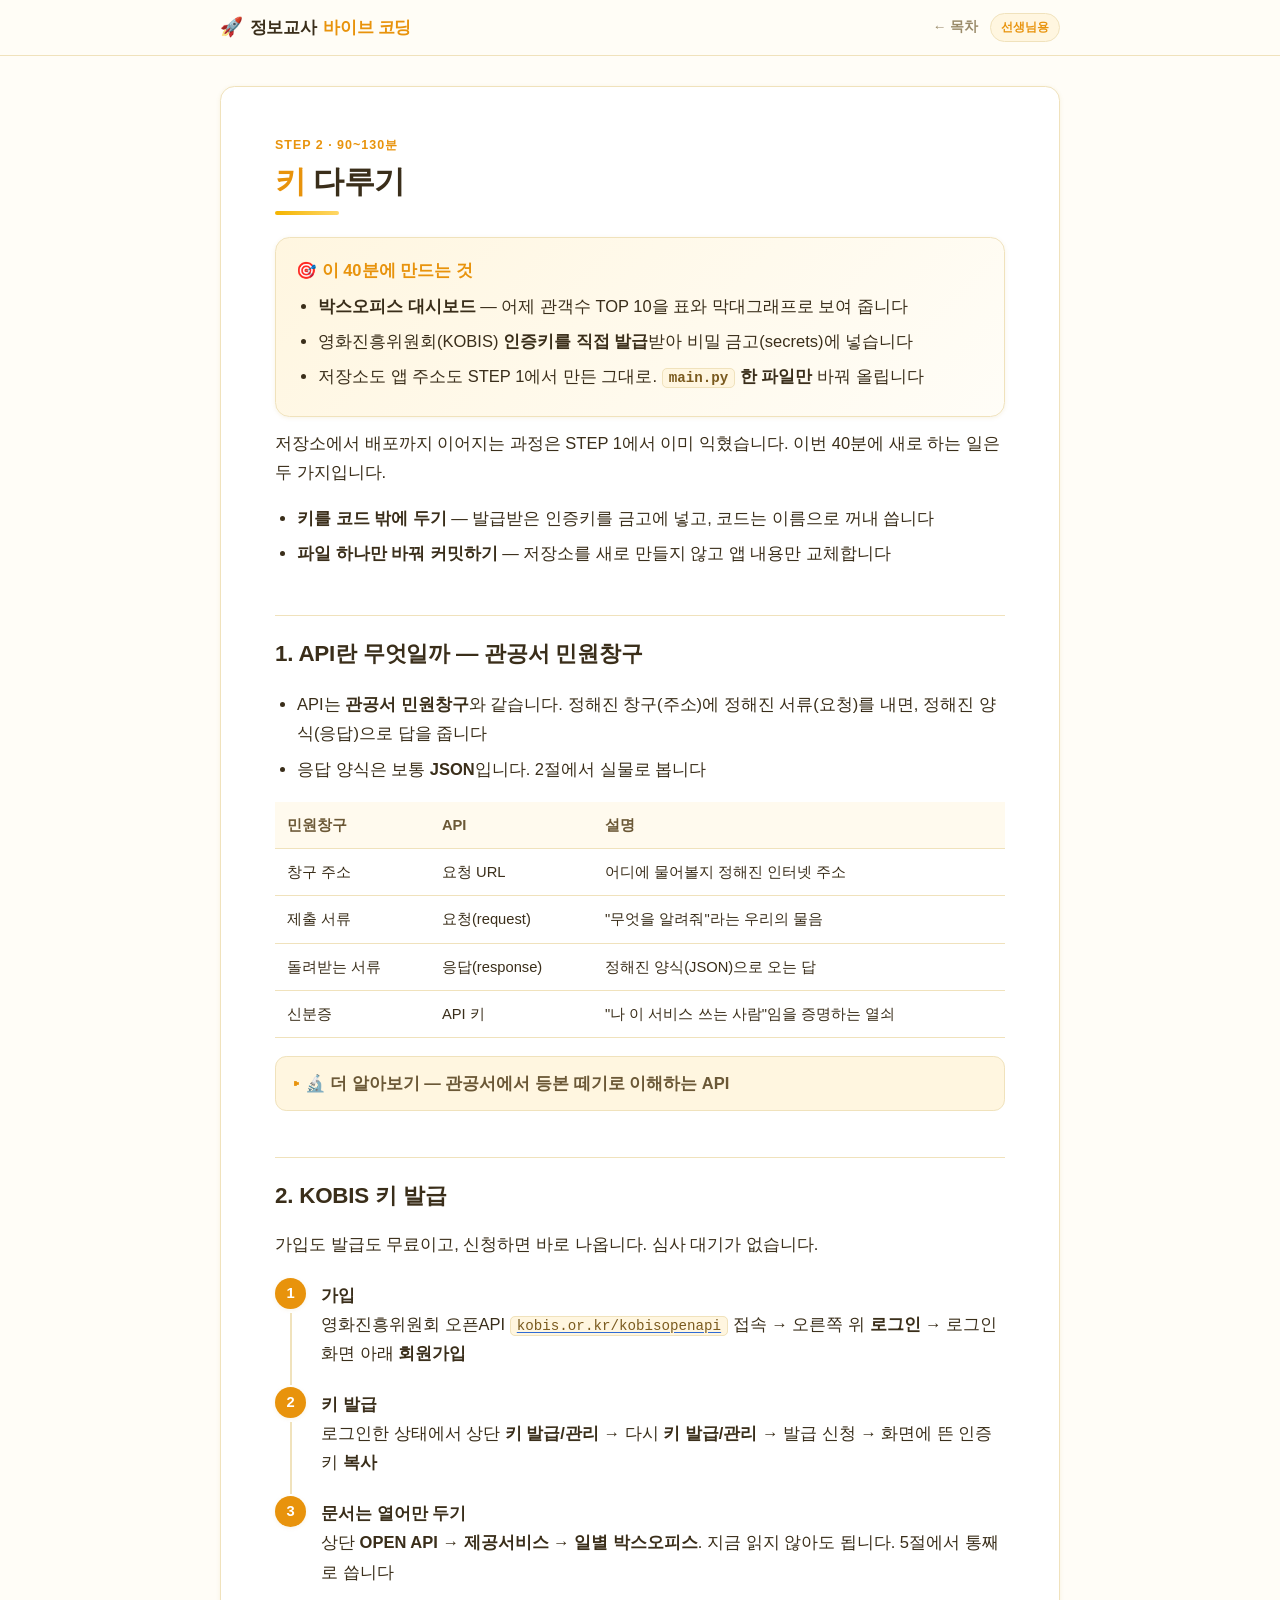
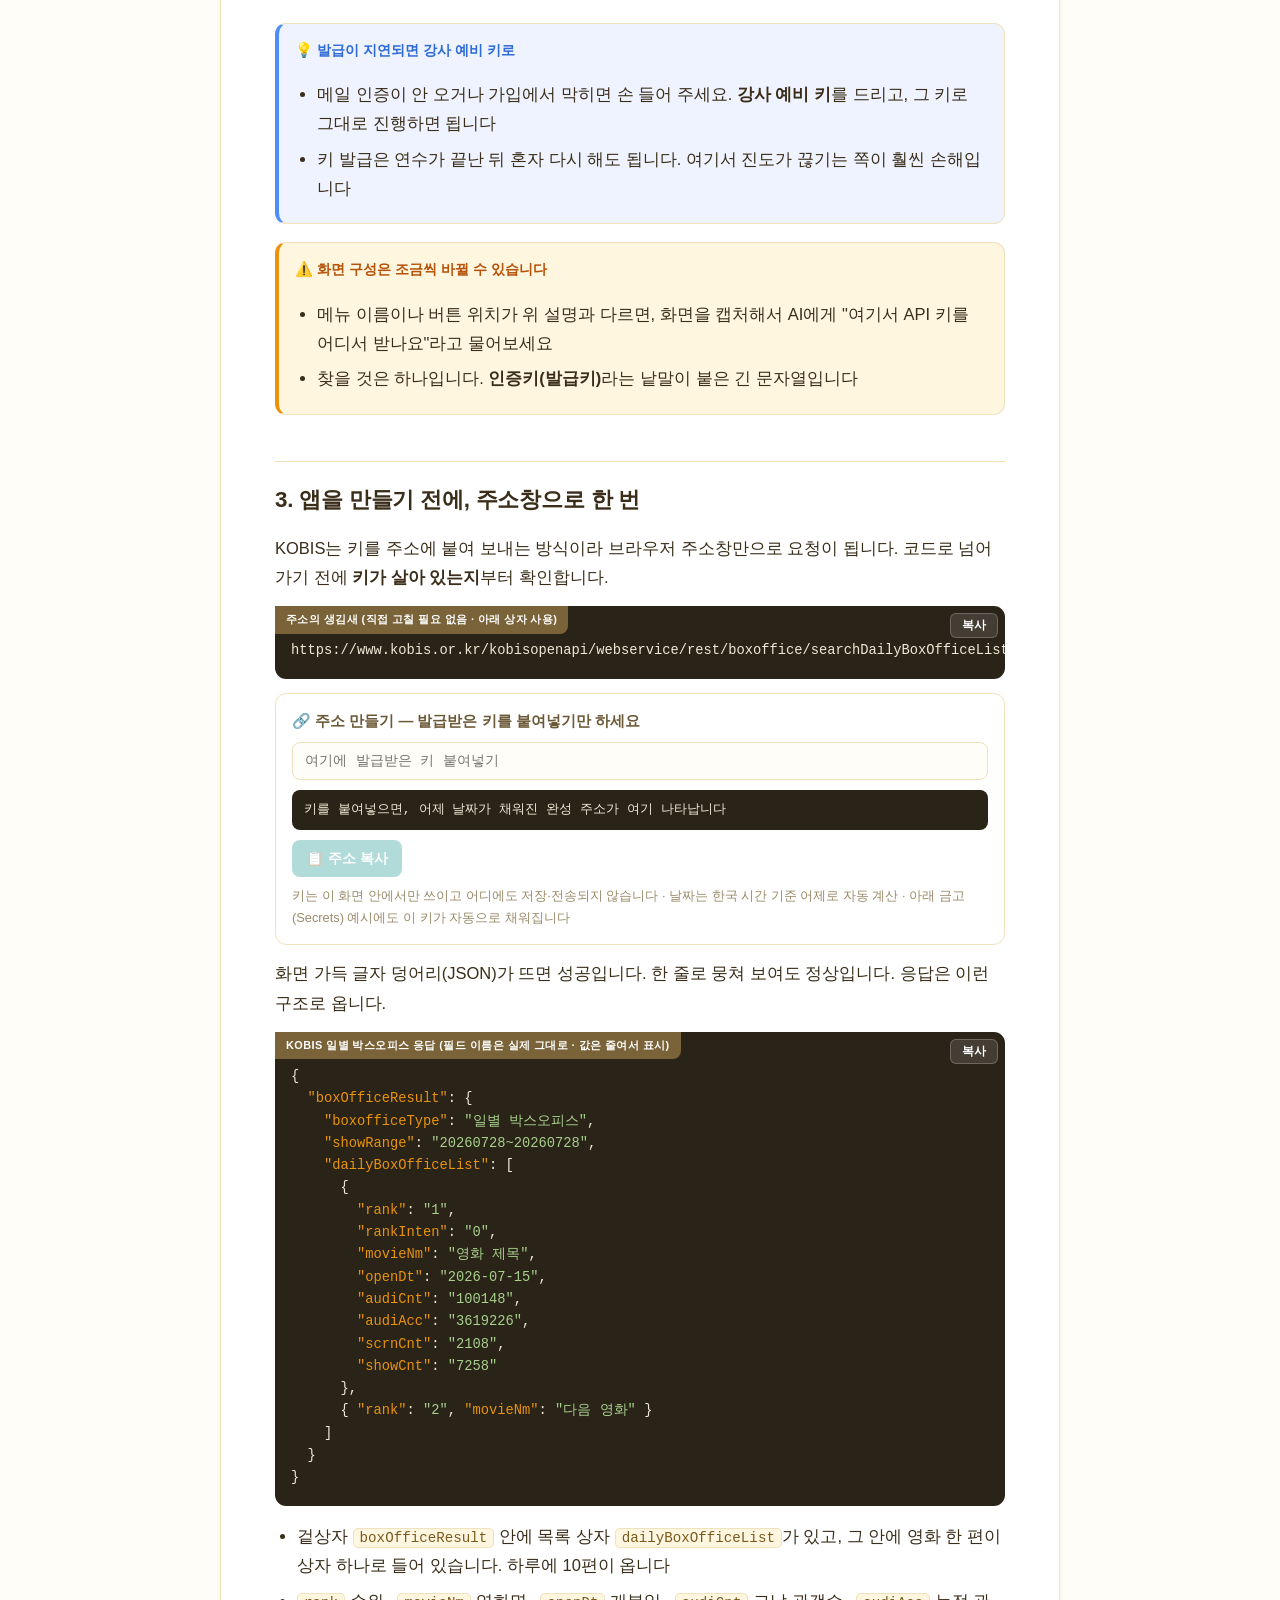
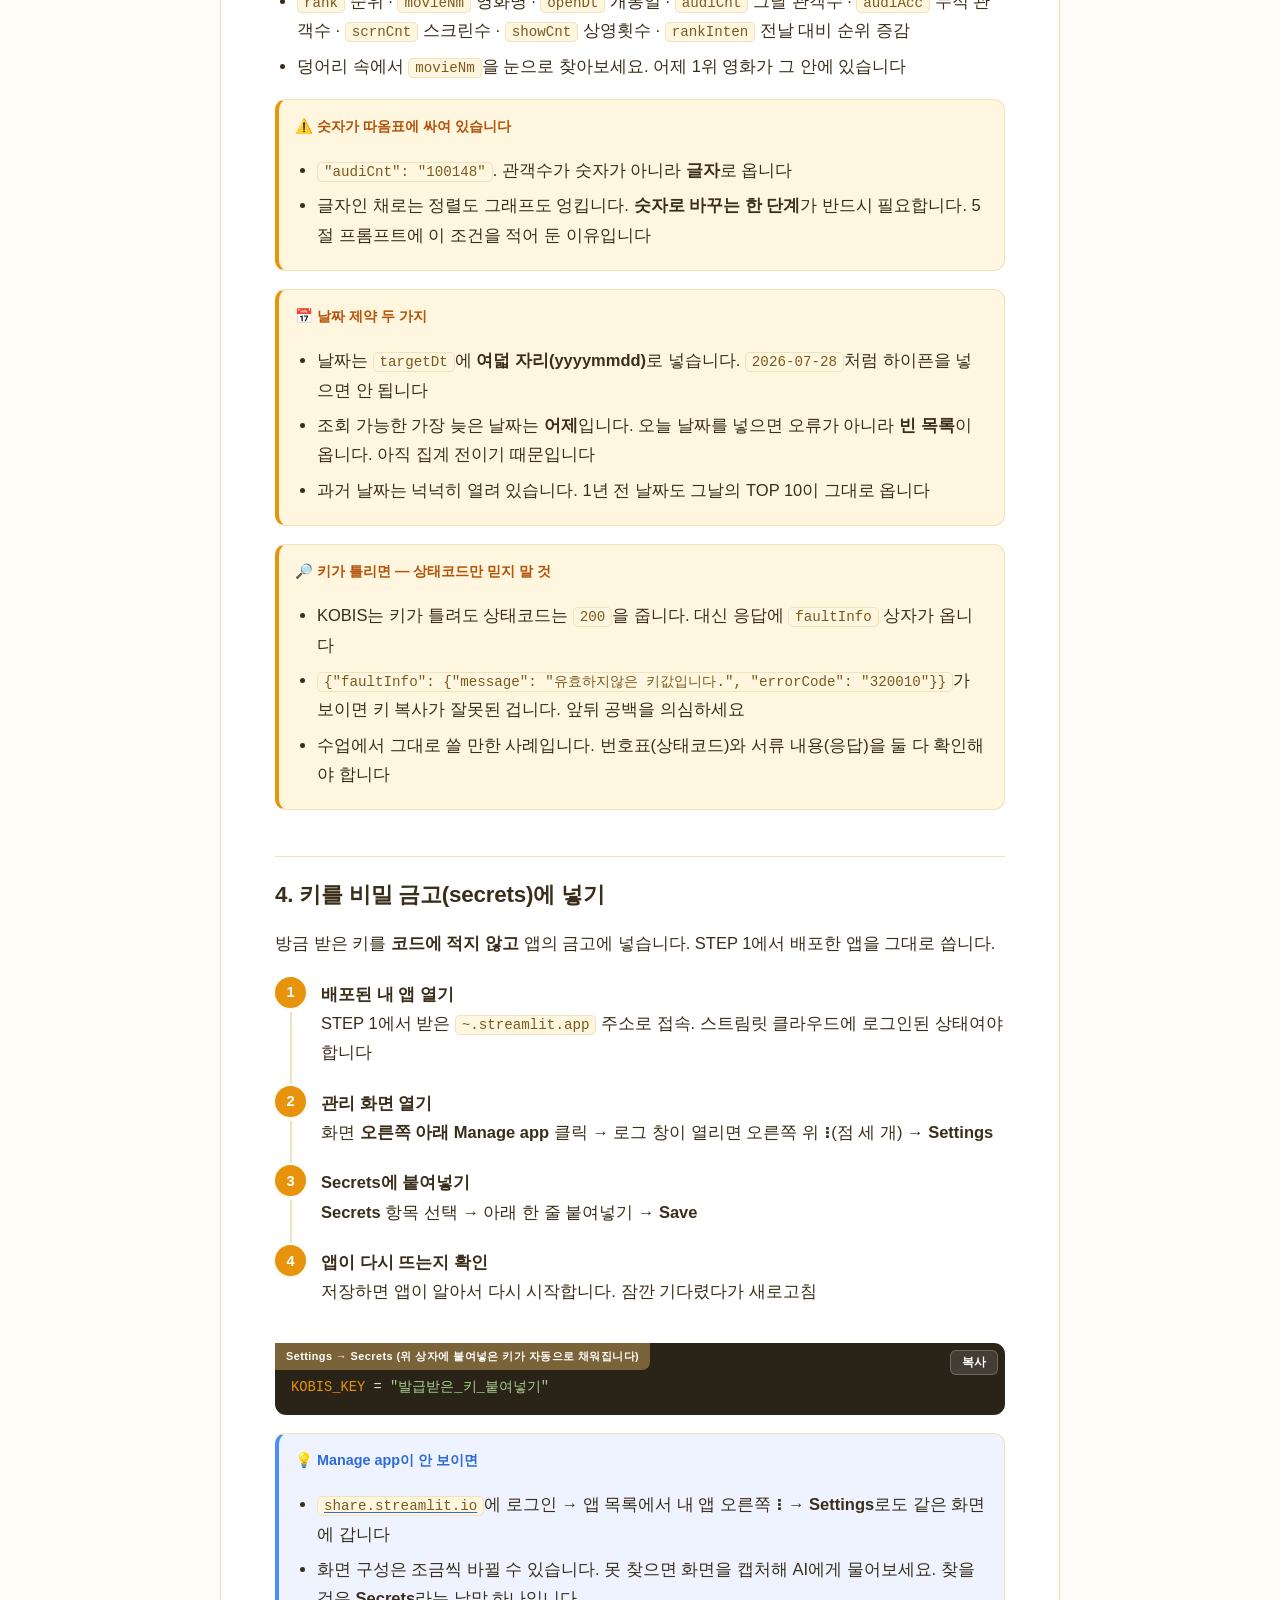
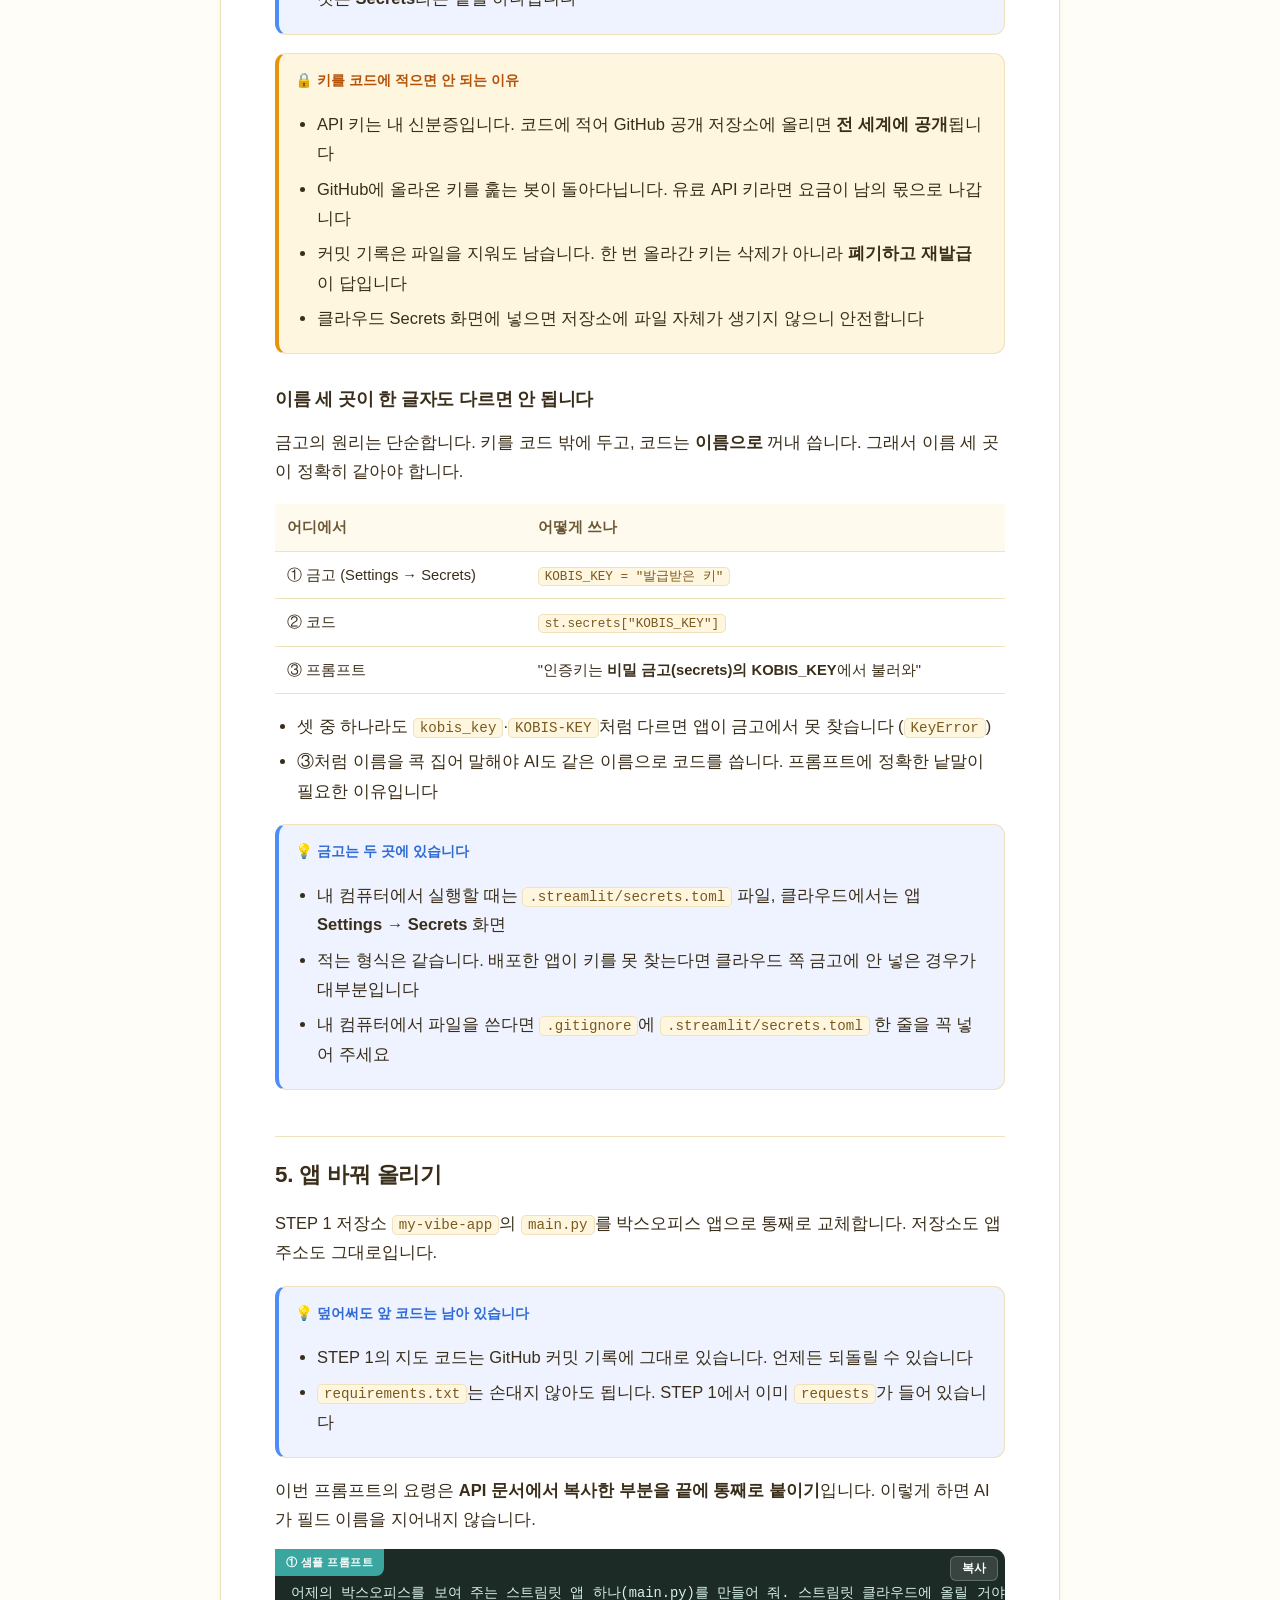
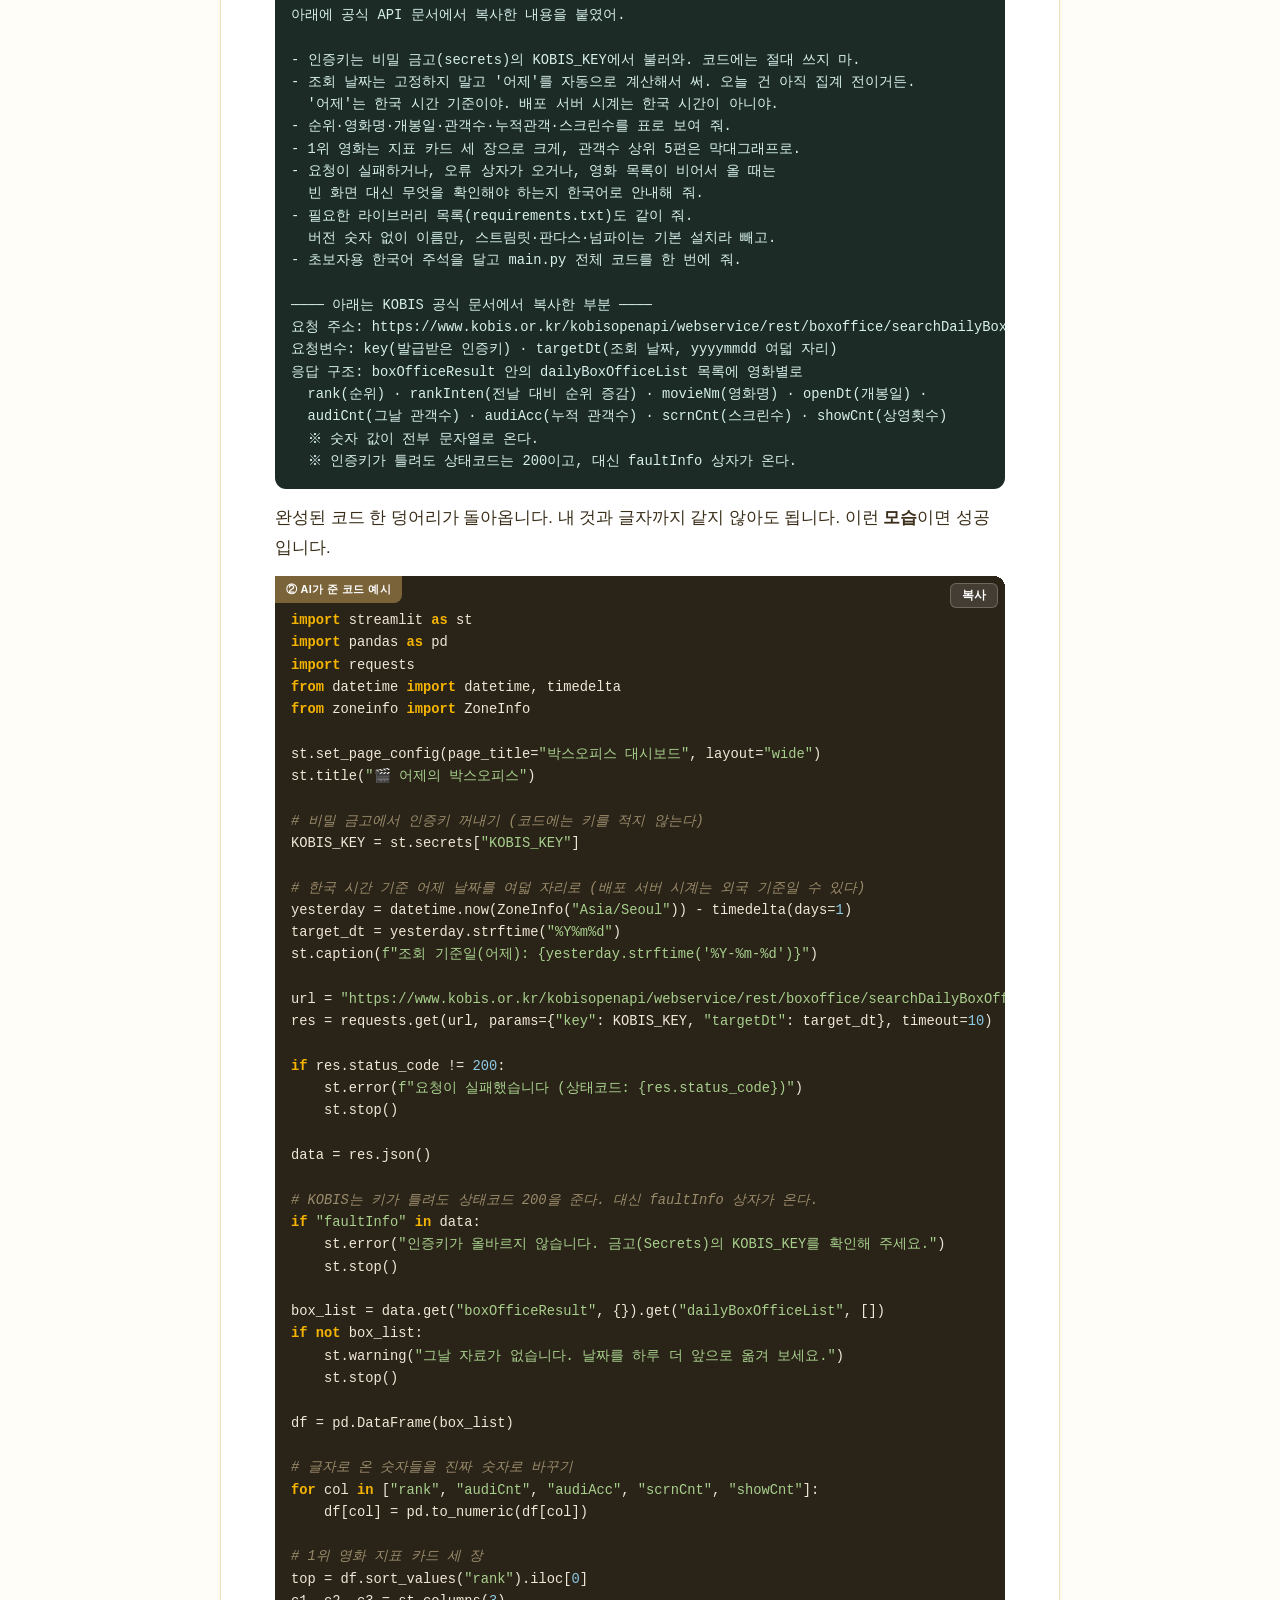
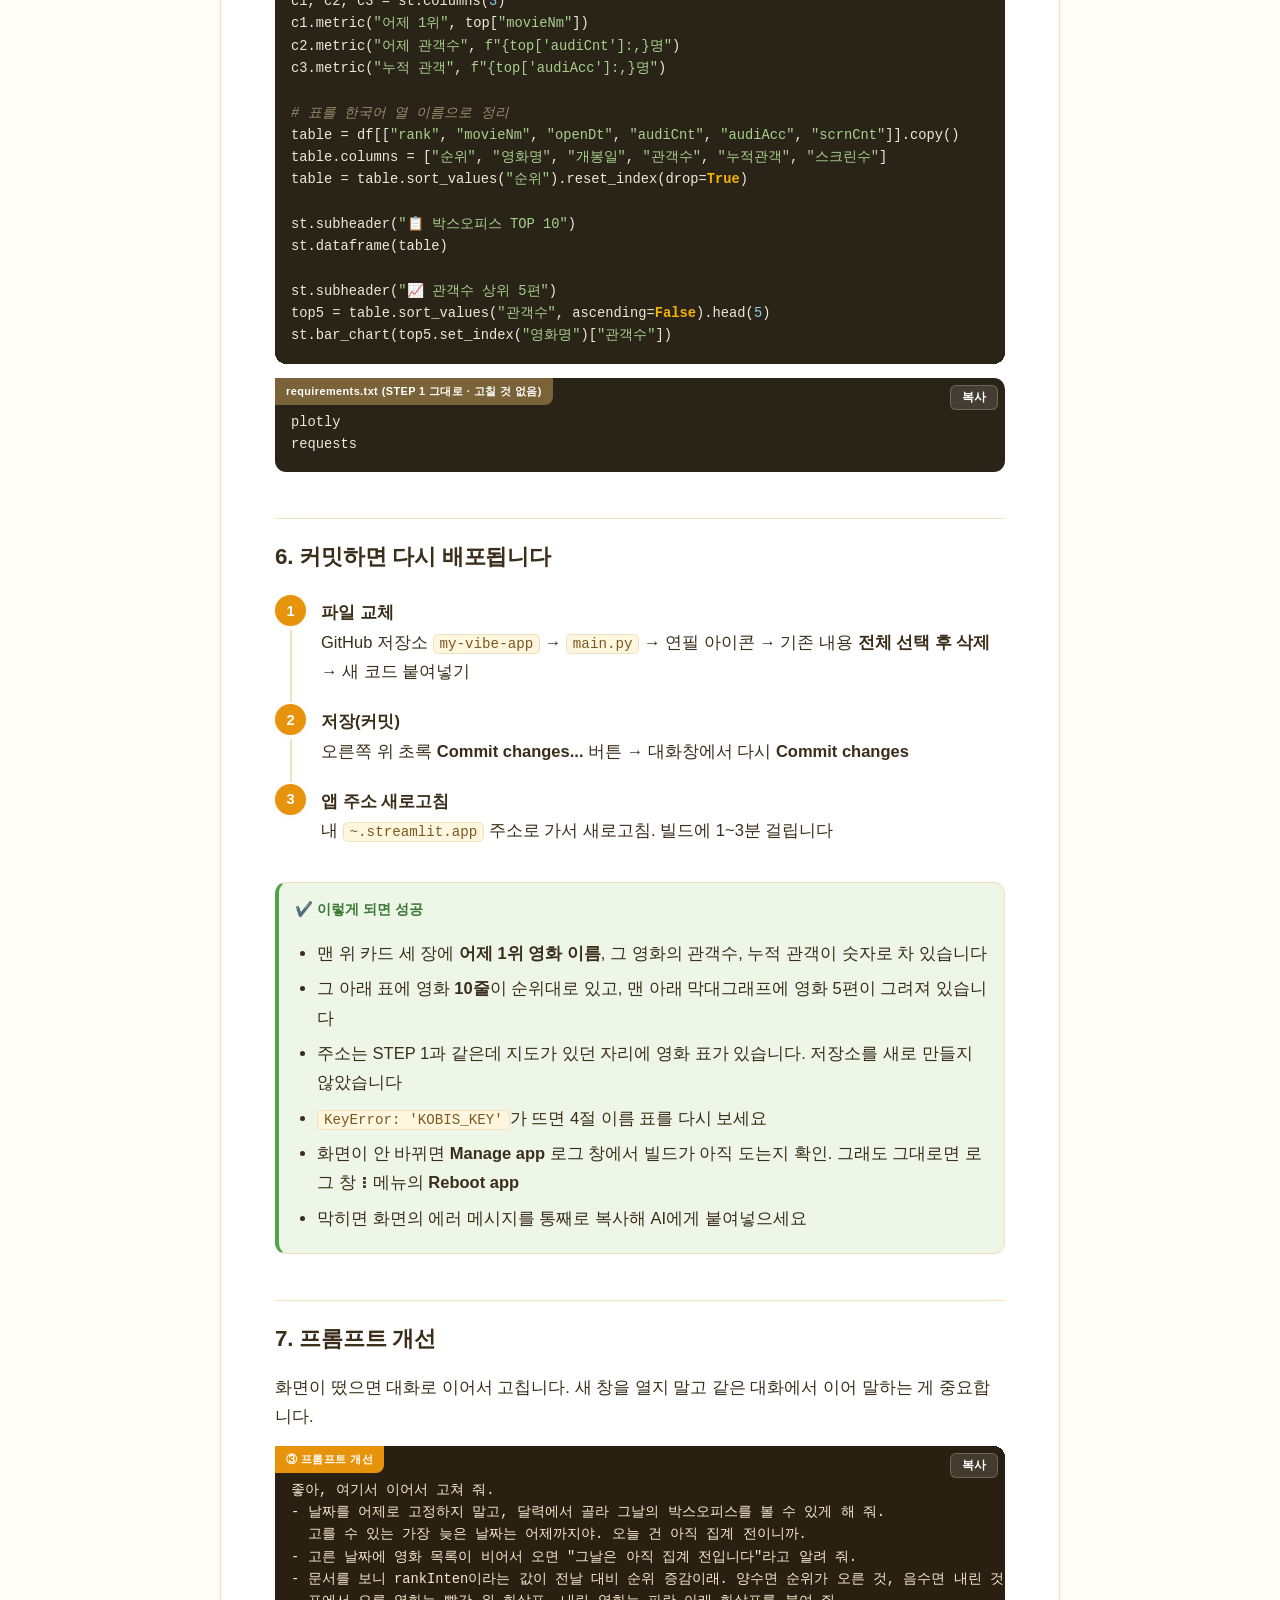
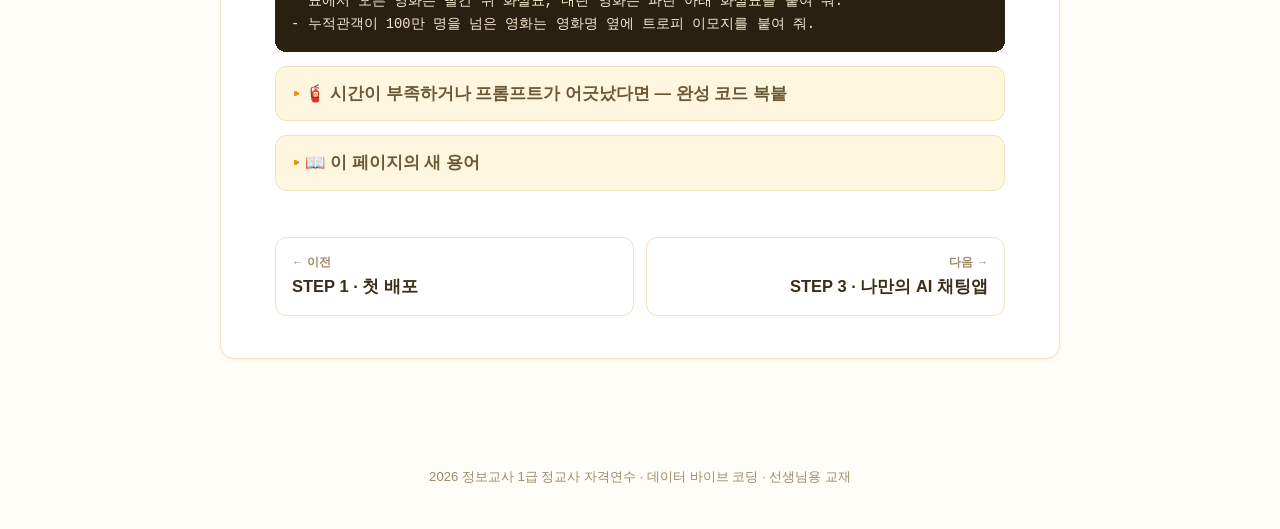
<file: step2.html>
<!DOCTYPE html>
<html lang="ko">
<head>
<meta charset="utf-8">
<meta name="viewport" content="width=device-width, initial-scale=1">
<title>STEP 2 · 키 다루기 · 정보교사 바이브 코딩 4시간</title>
<link rel="stylesheet" href="assets/style.css">
<link rel="icon" href="data:image/svg+xml,<svg xmlns=%22http://www.w3.org/2000/svg%22 viewBox=%220 0 100 100%22><text y=%22.9em%22 font-size=%2290%22>🚀</text></svg>">
</head>
<body>
<div class="topbar"><div class="inner">
  <a class="brand" href="index.html"><span class="chick">🚀</span> 정보교사 <span class="a">바이브 코딩</span></a>
  <span class="spacer"></span>
  <a class="home" href="index.html">← 목차</a>
  <span class="badge">선생님용</span>
</div></div>

<div class="wrap">
<main>
  <span class="eyebrow">STEP 2 · 90~130분</span>
  <h1><span class="a">키</span> 다루기</h1>
  <div class="under"></div>

  <div class="make-banner">
    <div class="t">🎯 이 40분에 만드는 것</div>
    <ul>
      <li><b>박스오피스 대시보드</b> — 어제 관객수 TOP 10을 표와 막대그래프로 보여 줍니다</li>
      <li>영화진흥위원회(KOBIS) <b>인증키를 직접 발급</b>받아 비밀 금고(secrets)에 넣습니다</li>
      <li>저장소도 앱 주소도 STEP 1에서 만든 그대로. <b><code>main.py</code> 한 파일만</b> 바꿔 올립니다</li>
    </ul>
  </div>

  <p>저장소에서 배포까지 이어지는 과정은 STEP 1에서 이미 익혔습니다. 이번 40분에 새로 하는 일은 두 가지입니다.</p>
  <ul>
    <li><b>키를 코드 밖에 두기</b> — 발급받은 인증키를 금고에 넣고, 코드는 이름으로 꺼내 씁니다</li>
    <li><b>파일 하나만 바꿔 커밋하기</b> — 저장소를 새로 만들지 않고 앱 내용만 교체합니다</li>
  </ul>

  <h2>1. API란 무엇일까 — 관공서 민원창구</h2>
  <ul>
    <li>API는 <b>관공서 민원창구</b>와 같습니다. 정해진 창구(주소)에 정해진 서류(요청)를 내면, 정해진 양식(응답)으로 답을 줍니다</li>
    <li>응답 양식은 보통 <b>JSON</b>입니다. 2절에서 실물로 봅니다</li>
  </ul>

  <table class="daymap">
    <thead><tr><th>민원창구</th><th>API</th><th>설명</th></tr></thead>
    <tbody>
      <tr><td>창구 주소</td><td>요청 URL</td><td>어디에 물어볼지 정해진 인터넷 주소</td></tr>
      <tr><td>제출 서류</td><td>요청(request)</td><td>"무엇을 알려줘"라는 우리의 물음</td></tr>
      <tr><td>돌려받는 서류</td><td>응답(response)</td><td>정해진 양식(JSON)으로 오는 답</td></tr>
      <tr><td>신분증</td><td>API 키</td><td>"나 이 서비스 쓰는 사람"임을 증명하는 열쇠</td></tr>
    </tbody>
  </table>

  <details class="glossary">
    <summary>🔬 더 알아보기 — 관공서에서 등본 떼기로 이해하는 API</summary>
    <div class="gin">
      <p style="margin:10px 0 12px">API는 <b>'정해진 양식을 채워 보내면, 원하는 결과물을 정해진 형식으로 돌려주는 창구'</b>입니다. 아래 두 줄은 <b>클릭할 때마다 한 단계씩</b> 움직입니다 — ①신청서 쓰기 → ②보내기 → ③결과물 만들기 → ④받기. 동사무소 등본 떼기와 내 앱의 박스오피스 받기가 똑같이 '<b>요청 → 응답</b>'으로 흐릅니다.</p>
<svg class="api-svg" viewBox="0 0 800 445" xmlns="http://www.w3.org/2000/svg" role="img" aria-label="클릭할 때마다 한 단계씩 진행되는 API 요청과 응답 그림">
  <defs>
    <marker id="arR" markerWidth="11" markerHeight="11" refX="8" refY="5.5" orient="auto"><path d="M0,0 L11,5.5 L0,11 z" fill="#7d93ef"/></marker>
    <marker id="arL" markerWidth="11" markerHeight="11" refX="8" refY="5.5" orient="auto"><path d="M0,0 L11,5.5 L0,11 z" fill="#e98bb6"/></marker>
    <filter id="ds2" x="-30%" y="-30%" width="160%" height="170%"><feDropShadow dx="0" dy="3" stdDeviation="4" flood-color="#2a3568" flood-opacity="0.14"/></filter>
  </defs>

  <g class="lane" data-lane="A" data-req-y="98" data-res-y="146" style="cursor:pointer">
    <rect x="6" y="14" width="788" height="190" fill="transparent" pointer-events="all"/>
    <text class="hint" x="400" y="42" text-anchor="middle" font-size="16" font-weight="800" fill="#3b47c2">👆 클릭 ① — 신청서 쓰기</text>
    <g filter="url(#ds2)" pointer-events="none"><rect x="28" y="64" width="180" height="100" rx="18" fill="#ffffff" stroke="#e6e8f2"/></g>
    <text x="118" y="114" text-anchor="middle" font-size="36" pointer-events="none">🙋</text>
    <text x="118" y="148" text-anchor="middle" font-size="15" font-weight="800" fill="#2b2d3a" pointer-events="none">나 = 민원인</text>
    <g filter="url(#ds2)" pointer-events="none"><rect x="592" y="64" width="180" height="100" rx="18" fill="#eef0ff" stroke="#c3c9f5"/></g>
    <text x="682" y="110" text-anchor="middle" font-size="33" pointer-events="none">🏛️</text>
    <text x="682" y="140" text-anchor="middle" font-size="15" font-weight="800" fill="#3b47c2" pointer-events="none">관공서 창구</text>
    <text x="682" y="157" text-anchor="middle" font-size="11.5" fill="#8a8fb0" pointer-events="none">데이터 보관</text>
    <line x1="216" y1="98" x2="584" y2="98" stroke="#9fb0f5" stroke-width="2.5" stroke-dasharray="6 6" marker-end="url(#arR)" pointer-events="none"/>
    <text x="400" y="86" text-anchor="middle" font-size="13" fill="#5B6CF0" font-weight="800" pointer-events="none">요청(신청서) →</text>
    <line x1="584" y1="146" x2="216" y2="146" stroke="#f0b9d2" stroke-width="2.5" stroke-dasharray="6 6" marker-end="url(#arL)" pointer-events="none"/>
    <text x="400" y="170" text-anchor="middle" font-size="13" fill="#E0568A" font-weight="800" pointer-events="none">← 응답(결과물)</text>
    <g class="doc-req" opacity="0" pointer-events="none">
      <rect x="-62" y="-38" width="124" height="76" rx="8" fill="#ffffff" stroke="#b9c0f5"/>
      <rect x="-62" y="-38" width="124" height="22" rx="8" fill="#5B6CF0"/><rect x="-62" y="-27" width="124" height="11" fill="#5B6CF0"/>
      <text x="0" y="-22" text-anchor="middle" font-size="12" font-weight="800" fill="#ffffff">📝 등본 신청서</text>
      <text x="0" y="4" text-anchor="middle" font-size="13" font-weight="800" fill="#3b47c2">이름: 홍길동</text>
      <text x="0" y="24" text-anchor="middle" font-size="13" font-weight="800" fill="#3b47c2">주소: 서울 ○○구</text>
    </g>
    <g class="doc-res" opacity="0" pointer-events="none">
      <rect x="-66" y="-44" width="132" height="88" rx="8" fill="#ffffff" stroke="#f0c6da"/>
      <rect x="-66" y="-44" width="132" height="22" rx="8" fill="#E0568A"/><rect x="-66" y="-33" width="132" height="11" fill="#E0568A"/>
      <text x="0" y="-28" text-anchor="middle" font-size="12" font-weight="800" fill="#ffffff">📄 주민등록등본</text>
      <text x="0" y="-2" text-anchor="middle" font-size="14" font-weight="800" fill="#2b2d3a">홍길동</text>
      <text x="0" y="16" text-anchor="middle" font-size="12" fill="#55524c">서울 ○○구</text>
      <circle cx="0" cy="31" r="8" fill="none" stroke="#e0392f" stroke-width="1.4"/><text x="0" y="34.5" text-anchor="middle" font-size="8" font-weight="800" fill="#e0392f">印</text>
    </g>
  </g>

  <line x1="40" y1="205" x2="760" y2="205" stroke="#eceef5" stroke-width="1"/>

  <g class="lane" data-lane="B" data-req-y="298" data-res-y="342" style="cursor:pointer">
    <rect x="6" y="212" width="788" height="192" fill="transparent" pointer-events="all"/>
    <text class="hint" x="400" y="240" text-anchor="middle" font-size="16" font-weight="800" fill="#0e9488">👆 클릭 ① — 요청 만들기</text>
    <g filter="url(#ds2)" pointer-events="none"><rect x="28" y="264" width="180" height="100" rx="18" fill="#ffffff" stroke="#e6e8f2"/></g>
    <text x="118" y="314" text-anchor="middle" font-size="36" pointer-events="none">💻</text>
    <text x="118" y="348" text-anchor="middle" font-size="15" font-weight="800" fill="#2b2d3a" pointer-events="none">내 앱 · 브라우저</text>
    <g filter="url(#ds2)" pointer-events="none"><rect x="592" y="264" width="180" height="100" rx="18" fill="#eef0ff" stroke="#c3c9f5"/></g>
    <text x="682" y="308" text-anchor="middle" font-size="33" pointer-events="none">🎬</text>
    <text x="682" y="338" text-anchor="middle" font-size="15" font-weight="800" fill="#3b47c2" pointer-events="none">KOBIS</text>
    <text x="682" y="355" text-anchor="middle" font-size="11.5" fill="#8a8fb0" pointer-events="none">= 관공서(API)</text>
    <line x1="216" y1="298" x2="584" y2="298" stroke="#9fb0f5" stroke-width="2.5" stroke-dasharray="6 6" marker-end="url(#arR)" pointer-events="none"/>
    <text x="400" y="286" text-anchor="middle" font-size="13" fill="#5B6CF0" font-weight="800" pointer-events="none">요청(신청서) →</text>
    <line x1="584" y1="342" x2="216" y2="342" stroke="#f0b9d2" stroke-width="2.5" stroke-dasharray="6 6" marker-end="url(#arL)" pointer-events="none"/>
    <text x="400" y="366" text-anchor="middle" font-size="13" fill="#E0568A" font-weight="800" pointer-events="none">← 응답(결과물)</text>
    <g class="doc-req" opacity="0" pointer-events="none">
      <rect x="-66" y="-44" width="132" height="88" rx="8" fill="#ffffff" stroke="#b9c0f5"/>
      <rect x="-66" y="-44" width="132" height="22" rx="8" fill="#0e9488"/><rect x="-66" y="-33" width="132" height="11" fill="#0e9488"/>
      <text x="0" y="-28" text-anchor="middle" font-size="12" font-weight="800" fill="#ffffff">📝 요청 (URL)</text>
      <text x="0" y="-4" text-anchor="middle" font-size="12.5" font-weight="800" fill="#3b47c2">날짜: 어제(여덟 자리)</text>
      <text x="0" y="14" text-anchor="middle" font-size="12.5" font-weight="800" fill="#3b47c2">키: 발급받은 인증키</text>
      <text x="0" y="32" text-anchor="middle" font-size="12.5" font-weight="800" fill="#3b47c2">창구: 일별 박스오피스</text>
    </g>
    <g class="doc-res" opacity="0" pointer-events="none">
      <rect x="-82" y="-52" width="164" height="104" rx="8" fill="#ffffff" stroke="#a7d8d4"/>
      <rect x="-82" y="-52" width="164" height="22" rx="8" fill="#0e9488"/><rect x="-82" y="-41" width="164" height="11" fill="#0e9488"/>
      <text x="0" y="-36" text-anchor="middle" font-size="12" font-weight="800" fill="#ffffff">📦 응답 (JSON)</text>
      <text x="0" y="-6" text-anchor="middle" font-size="18" font-weight="800" fill="#2b2d3a">🥇 어제 1위 영화</text>
      <text x="0" y="13" text-anchor="middle" font-size="11" fill="#8a8fa6">관객수·누적·스크린수</text>
      <text x="0" y="36" text-anchor="middle" font-size="12" font-weight="800" fill="#0e9488" font-family="monospace">{"rank": "1", ...}</text>
    </g>
  </g>

  <text x="400" y="432" text-anchor="middle" font-size="12.5" fill="#7a7f95" pointer-events="none">이름·주소 = 날짜·인증키(신청) · 주민등록등본 = 박스오피스 목록(결과) · 관공서 = API 서버 · 🔑 신분증 = API 키</text>
</svg>
<script>
(function () {
  var STEPS = {
    A: ["👆 클릭 ① — 신청서 쓰기", "👆 클릭 ② — 창구로 보내기", "👆 클릭 ③ — 등본 만들기", "👆 클릭 ④ — 등본 받기", "✅ 한 바퀴 끝! 클릭하면 처음부터"],
    B: ["👆 클릭 ① — 요청 만들기", "👆 클릭 ② — 창구로 보내기", "👆 클릭 ③ — 응답(JSON) 만들기", "👆 클릭 ④ — 응답 받기", "✅ 한 바퀴 끝! 클릭하면 처음부터"]
  };
  var START_X = 275, END_X = 525;
  var MOVE = "transform 2.8s ease-in-out, opacity 0.7s ease";
  document.querySelectorAll(".api-svg .lane").forEach(function (lane) {
    var id = lane.getAttribute("data-lane");
    var req = lane.querySelector(".doc-req");
    var res = lane.querySelector(".doc-res");
    var hint = lane.querySelector(".hint");
    var reqY = +lane.getAttribute("data-req-y");
    var resY = +lane.getAttribute("data-res-y");
    var s = 0;
    function reset() {
      req.style.transition = "none";
      res.style.transition = "none";
      req.style.transform = "translate(" + START_X + "px," + reqY + "px)";
      res.style.transform = "translate(" + END_X + "px," + resY + "px)";
      req.style.opacity = 0;
      res.style.opacity = 0;
      req.getBoundingClientRect();
      req.style.transition = MOVE;
      res.style.transition = MOVE;
      hint.textContent = STEPS[id][0];
    }
    reset();
    lane.addEventListener("click", function () {
      s = (s + 1) % 5;
      if (s === 1) { req.style.opacity = 1; }
      else if (s === 2) { req.style.transform = "translate(" + END_X + "px," + reqY + "px)"; }
      else if (s === 3) { req.style.opacity = 0; res.style.opacity = 1; }
      else if (s === 4) { res.style.transform = "translate(" + START_X + "px," + resY + "px)"; }
      else { s = 0; reset(); return; }
      hint.textContent = STEPS[id][s];
    });
  });
})();
</script>
    </div>
  </details>

  <h2>2. KOBIS 키 발급</h2>
  <p>가입도 발급도 무료이고, 신청하면 바로 나옵니다. 심사 대기가 없습니다.</p>
  <ol class="steps">
    <li><span class="st">가입</span><br>영화진흥위원회 오픈API <a href="https://www.kobis.or.kr/kobisopenapi/" target="_blank" rel="noopener"><code>kobis.or.kr/kobisopenapi</code></a> 접속 → 오른쪽 위 <b>로그인</b> → 로그인 화면 아래 <b>회원가입</b></li>
    <li><span class="st">키 발급</span><br>로그인한 상태에서 상단 <b>키 발급/관리</b> → 다시 <b>키 발급/관리</b> → 발급 신청 → 화면에 뜬 인증키 <b>복사</b></li>
    <li><span class="st">문서는 열어만 두기</span><br>상단 <b>OPEN API → 제공서비스 → 일별 박스오피스</b>. 지금 읽지 않아도 됩니다. 5절에서 통째로 씁니다</li>
  </ol>
  <div class="callout tip">
    <div class="h">💡 발급이 지연되면 강사 예비 키로</div>
    <ul>
      <li>메일 인증이 안 오거나 가입에서 막히면 손 들어 주세요. <b>강사 예비 키</b>를 드리고, 그 키로 그대로 진행하면 됩니다</li>
      <li>키 발급은 연수가 끝난 뒤 혼자 다시 해도 됩니다. 여기서 진도가 끊기는 쪽이 훨씬 손해입니다</li>
    </ul>
  </div>
  <div class="callout warn">
    <div class="h">⚠️ 화면 구성은 조금씩 바뀔 수 있습니다</div>
    <ul>
      <li>메뉴 이름이나 버튼 위치가 위 설명과 다르면, 화면을 캡처해서 AI에게 "여기서 API 키를 어디서 받나요"라고 물어보세요</li>
      <li>찾을 것은 하나입니다. <b>인증키(발급키)</b>라는 낱말이 붙은 긴 문자열입니다</li>
    </ul>
  </div>

  <h2>3. 앱을 만들기 전에, 주소창으로 한 번</h2>
  <p>KOBIS는 키를 주소에 붙여 보내는 방식이라 브라우저 주소창만으로 요청이 됩니다. 코드로 넘어가기 전에 <b>키가 살아 있는지</b>부터 확인합니다.</p>
  <div class="codewrap code"><span class="label">주소의 생김새 (직접 고칠 필요 없음 · 아래 상자 사용)</span><pre>https://www.kobis.or.kr/kobisopenapi/webservice/rest/boxoffice/searchDailyBoxOfficeList.json?key=발급받은키&amp;targetDt=20260728</pre></div>
  <div class="urlmaker" id="km-box">
    <span class="um-label">🔗 주소 만들기 — 발급받은 키를 붙여넣기만 하세요</span>
    <input type="text" id="km-key" placeholder="여기에 발급받은 키 붙여넣기" autocomplete="off" spellcheck="false">
    <div class="made" id="km-url">키를 붙여넣으면, 어제 날짜가 채워진 완성 주소가 여기 나타납니다</div>
    <div class="btns">
      <button class="copybtn" id="km-copy" disabled>📋 주소 복사</button>
      <a class="openbtn" id="km-open" target="_blank" rel="noopener" style="display:none">↗ 새 탭에서 열어 보기</a>
    </div>
    <div class="um-note">키는 이 화면 안에서만 쓰이고 어디에도 저장·전송되지 않습니다 · 날짜는 한국 시간 기준 어제로 자동 계산 · 아래 금고(Secrets) 예시에도 이 키가 자동으로 채워집니다</div>
  </div>
  <p>화면 가득 글자 덩어리(JSON)가 뜨면 성공입니다. 한 줄로 뭉쳐 보여도 정상입니다. 응답은 이런 구조로 옵니다.</p>
  <div class="codewrap code"><span class="label">KOBIS 일별 박스오피스 응답 (필드 이름은 실제 그대로 · 값은 줄여서 표시)</span><pre>{
  "boxOfficeResult": {
    "boxofficeType": "일별 박스오피스",
    "showRange": "20260728~20260728",
    "dailyBoxOfficeList": [
      {
        "rank": "1",
        "rankInten": "0",
        "movieNm": "영화 제목",
        "openDt": "2026-07-15",
        "audiCnt": "100148",
        "audiAcc": "3619226",
        "scrnCnt": "2108",
        "showCnt": "7258"
      },
      { "rank": "2", "movieNm": "다음 영화" }
    ]
  }
}</pre></div>
  <ul>
    <li>겉상자 <code>boxOfficeResult</code> 안에 목록 상자 <code>dailyBoxOfficeList</code>가 있고, 그 안에 영화 한 편이 상자 하나로 들어 있습니다. 하루에 10편이 옵니다</li>
    <li><code>rank</code> 순위 · <code>movieNm</code> 영화명 · <code>openDt</code> 개봉일 · <code>audiCnt</code> 그날 관객수 · <code>audiAcc</code> 누적 관객수 · <code>scrnCnt</code> 스크린수 · <code>showCnt</code> 상영횟수 · <code>rankInten</code> 전날 대비 순위 증감</li>
    <li>덩어리 속에서 <code>movieNm</code>을 눈으로 찾아보세요. 어제 1위 영화가 그 안에 있습니다</li>
  </ul>
  <div class="callout warn">
    <div class="h">⚠️ 숫자가 따옴표에 싸여 있습니다</div>
    <ul>
      <li><code>"audiCnt": "100148"</code>. 관객수가 숫자가 아니라 <b>글자</b>로 옵니다</li>
      <li>글자인 채로는 정렬도 그래프도 엉킵니다. <b>숫자로 바꾸는 한 단계</b>가 반드시 필요합니다. 5절 프롬프트에 이 조건을 적어 둔 이유입니다</li>
    </ul>
  </div>
  <div class="callout warn">
    <div class="h">📅 날짜 제약 두 가지</div>
    <ul>
      <li>날짜는 <code>targetDt</code>에 <b>여덟 자리(yyyymmdd)</b>로 넣습니다. <code>2026-07-28</code>처럼 하이픈을 넣으면 안 됩니다</li>
      <li>조회 가능한 가장 늦은 날짜는 <b>어제</b>입니다. 오늘 날짜를 넣으면 오류가 아니라 <b>빈 목록</b>이 옵니다. 아직 집계 전이기 때문입니다</li>
      <li>과거 날짜는 넉넉히 열려 있습니다. 1년 전 날짜도 그날의 TOP 10이 그대로 옵니다</li>
    </ul>
  </div>
  <div class="callout warn">
    <div class="h">🔎 키가 틀리면 — 상태코드만 믿지 말 것</div>
    <ul>
      <li>KOBIS는 키가 틀려도 상태코드는 <code>200</code>을 줍니다. 대신 응답에 <code>faultInfo</code> 상자가 옵니다</li>
      <li><code>{"faultInfo": {"message": "유효하지않은 키값입니다.", "errorCode": "320010"}}</code>가 보이면 키 복사가 잘못된 겁니다. 앞뒤 공백을 의심하세요</li>
      <li>수업에서 그대로 쓸 만한 사례입니다. 번호표(상태코드)와 서류 내용(응답)을 둘 다 확인해야 합니다</li>
    </ul>
  </div>

  <h2>4. 키를 비밀 금고(secrets)에 넣기</h2>
  <p>방금 받은 키를 <b>코드에 적지 않고</b> 앱의 금고에 넣습니다. STEP 1에서 배포한 앱을 그대로 씁니다.</p>
  <ol class="steps">
    <li><span class="st">배포된 내 앱 열기</span><br>STEP 1에서 받은 <code>~.streamlit.app</code> 주소로 접속. 스트림릿 클라우드에 로그인된 상태여야 합니다</li>
    <li><span class="st">관리 화면 열기</span><br>화면 <b>오른쪽 아래 Manage app</b> 클릭 → 로그 창이 열리면 오른쪽 위 <b>⋮</b>(점 세 개) → <b>Settings</b></li>
    <li><span class="st">Secrets에 붙여넣기</span><br><b>Secrets</b> 항목 선택 → 아래 한 줄 붙여넣기 → <b>Save</b></li>
    <li><span class="st">앱이 다시 뜨는지 확인</span><br>저장하면 앱이 알아서 다시 시작합니다. 잠깐 기다렸다가 새로고침</li>
  </ol>
  <div class="codewrap code"><span class="label">Settings → Secrets (위 상자에 붙여넣은 키가 자동으로 채워집니다)</span><pre class="secrets-sync">KOBIS_KEY = "발급받은_키_붙여넣기"</pre></div>
  <div class="callout tip">
    <div class="h">💡 Manage app이 안 보이면</div>
    <ul>
      <li><a href="https://share.streamlit.io" target="_blank" rel="noopener"><code>share.streamlit.io</code></a>에 로그인 → 앱 목록에서 내 앱 오른쪽 <b>⋮</b> → <b>Settings</b>로도 같은 화면에 갑니다</li>
      <li>화면 구성은 조금씩 바뀔 수 있습니다. 못 찾으면 화면을 캡처해 AI에게 물어보세요. 찾을 것은 <b>Secrets</b>라는 낱말 하나입니다</li>
    </ul>
  </div>
  <div class="callout warn">
    <div class="h">🔒 키를 코드에 적으면 안 되는 이유</div>
    <ul>
      <li>API 키는 내 신분증입니다. 코드에 적어 GitHub 공개 저장소에 올리면 <b>전 세계에 공개</b>됩니다</li>
      <li>GitHub에 올라온 키를 훑는 봇이 돌아다닙니다. 유료 API 키라면 요금이 남의 몫으로 나갑니다</li>
      <li>커밋 기록은 파일을 지워도 남습니다. 한 번 올라간 키는 삭제가 아니라 <b>폐기하고 재발급</b>이 답입니다</li>
      <li>클라우드 Secrets 화면에 넣으면 저장소에 파일 자체가 생기지 않으니 안전합니다</li>
    </ul>
  </div>
  <h3>이름 세 곳이 한 글자도 다르면 안 됩니다</h3>
  <p>금고의 원리는 단순합니다. 키를 코드 밖에 두고, 코드는 <b>이름으로</b> 꺼내 씁니다. 그래서 이름 세 곳이 정확히 같아야 합니다.</p>
  <table class="daymap">
    <thead><tr><th>어디에서</th><th>어떻게 쓰나</th></tr></thead>
    <tbody>
      <tr><td>① 금고 (Settings → Secrets)</td><td><code>KOBIS_KEY = "발급받은 키"</code></td></tr>
      <tr><td>② 코드</td><td><code>st.secrets["KOBIS_KEY"]</code></td></tr>
      <tr><td>③ 프롬프트</td><td>"인증키는 <b>비밀 금고(secrets)의 KOBIS_KEY</b>에서 불러와"</td></tr>
    </tbody>
  </table>
  <ul>
    <li>셋 중 하나라도 <code>kobis_key</code>·<code>KOBIS-KEY</code>처럼 다르면 앱이 금고에서 못 찾습니다 (<code>KeyError</code>)</li>
    <li>③처럼 이름을 콕 집어 말해야 AI도 같은 이름으로 코드를 씁니다. 프롬프트에 정확한 낱말이 필요한 이유입니다</li>
  </ul>
  <div class="callout tip">
    <div class="h">💡 금고는 두 곳에 있습니다</div>
    <ul>
      <li>내 컴퓨터에서 실행할 때는 <code>.streamlit/secrets.toml</code> 파일, 클라우드에서는 앱 <b>Settings → Secrets</b> 화면</li>
      <li>적는 형식은 같습니다. 배포한 앱이 키를 못 찾는다면 클라우드 쪽 금고에 안 넣은 경우가 대부분입니다</li>
      <li>내 컴퓨터에서 파일을 쓴다면 <code>.gitignore</code>에 <code>.streamlit/secrets.toml</code> 한 줄을 꼭 넣어 주세요</li>
    </ul>
  </div>

  <h2>5. 앱 바꿔 올리기</h2>
  <p>STEP 1 저장소 <code>my-vibe-app</code>의 <code>main.py</code>를 박스오피스 앱으로 통째로 교체합니다. 저장소도 앱 주소도 그대로입니다.</p>
  <div class="callout tip">
    <div class="h">💡 덮어써도 앞 코드는 남아 있습니다</div>
    <ul>
      <li>STEP 1의 지도 코드는 GitHub 커밋 기록에 그대로 있습니다. 언제든 되돌릴 수 있습니다</li>
      <li><code>requirements.txt</code>는 손대지 않아도 됩니다. STEP 1에서 이미 <code>requests</code>가 들어 있습니다</li>
    </ul>
  </div>
  <p>이번 프롬프트의 요령은 <b>API 문서에서 복사한 부분을 끝에 통째로 붙이기</b>입니다. 이렇게 하면 AI가 필드 이름을 지어내지 않습니다.</p>
  <div class="codewrap prompt"><span class="label">① 샘플 프롬프트</span><pre>어제의 박스오피스를 보여 주는 스트림릿 앱 하나(main.py)를 만들어 줘. 스트림릿 클라우드에 올릴 거야.
아래에 공식 API 문서에서 복사한 내용을 붙였어.

- 인증키는 비밀 금고(secrets)의 KOBIS_KEY에서 불러와. 코드에는 절대 쓰지 마.
- 조회 날짜는 고정하지 말고 '어제'를 자동으로 계산해서 써. 오늘 건 아직 집계 전이거든.
  '어제'는 한국 시간 기준이야. 배포 서버 시계는 한국 시간이 아니야.
- 순위·영화명·개봉일·관객수·누적관객·스크린수를 표로 보여 줘.
- 1위 영화는 지표 카드 세 장으로 크게, 관객수 상위 5편은 막대그래프로.
- 요청이 실패하거나, 오류 상자가 오거나, 영화 목록이 비어서 올 때는
  빈 화면 대신 무엇을 확인해야 하는지 한국어로 안내해 줘.
- 필요한 라이브러리 목록(requirements.txt)도 같이 줘.
  버전 숫자 없이 이름만, 스트림릿·판다스·넘파이는 기본 설치라 빼고.
- 초보자용 한국어 주석을 달고 main.py 전체 코드를 한 번에 줘.

──── 아래는 KOBIS 공식 문서에서 복사한 부분 ────
요청 주소: https://www.kobis.or.kr/kobisopenapi/webservice/rest/boxoffice/searchDailyBoxOfficeList.json
요청변수: key(발급받은 인증키) · targetDt(조회 날짜, yyyymmdd 여덟 자리)
응답 구조: boxOfficeResult 안의 dailyBoxOfficeList 목록에 영화별로
  rank(순위) · rankInten(전날 대비 순위 증감) · movieNm(영화명) · openDt(개봉일) ·
  audiCnt(그날 관객수) · audiAcc(누적 관객수) · scrnCnt(스크린수) · showCnt(상영횟수)
  ※ 숫자 값이 전부 문자열로 온다.
  ※ 인증키가 틀려도 상태코드는 200이고, 대신 faultInfo 상자가 온다.</pre></div>
  <p>완성된 코드 한 덩어리가 돌아옵니다. 내 것과 글자까지 같지 않아도 됩니다. 이런 <b>모습</b>이면 성공입니다.</p>
  <div class="codewrap code"><span class="label">② AI가 준 코드 예시</span><pre>import streamlit as st
import pandas as pd
import requests
from datetime import datetime, timedelta
from zoneinfo import ZoneInfo

st.set_page_config(page_title="박스오피스 대시보드", layout="wide")
st.title("🎬 어제의 박스오피스")

# 비밀 금고에서 인증키 꺼내기 (코드에는 키를 적지 않는다)
KOBIS_KEY = st.secrets["KOBIS_KEY"]

# 한국 시간 기준 어제 날짜를 여덟 자리로 (배포 서버 시계는 외국 기준일 수 있다)
yesterday = datetime.now(ZoneInfo("Asia/Seoul")) - timedelta(days=1)
target_dt = yesterday.strftime("%Y%m%d")
st.caption(f"조회 기준일(어제): {yesterday.strftime('%Y-%m-%d')}")

url = "https://www.kobis.or.kr/kobisopenapi/webservice/rest/boxoffice/searchDailyBoxOfficeList.json"
res = requests.get(url, params={"key": KOBIS_KEY, "targetDt": target_dt}, timeout=10)

if res.status_code != 200:
    st.error(f"요청이 실패했습니다 (상태코드: {res.status_code})")
    st.stop()

data = res.json()

# KOBIS는 키가 틀려도 상태코드 200을 준다. 대신 faultInfo 상자가 온다.
if "faultInfo" in data:
    st.error("인증키가 올바르지 않습니다. 금고(Secrets)의 KOBIS_KEY를 확인해 주세요.")
    st.stop()

box_list = data.get("boxOfficeResult", {}).get("dailyBoxOfficeList", [])
if not box_list:
    st.warning("그날 자료가 없습니다. 날짜를 하루 더 앞으로 옮겨 보세요.")
    st.stop()

df = pd.DataFrame(box_list)

# 글자로 온 숫자들을 진짜 숫자로 바꾸기
for col in ["rank", "audiCnt", "audiAcc", "scrnCnt", "showCnt"]:
    df[col] = pd.to_numeric(df[col])

# 1위 영화 지표 카드 세 장
top = df.sort_values("rank").iloc[0]
c1, c2, c3 = st.columns(3)
c1.metric("어제 1위", top["movieNm"])
c2.metric("어제 관객수", f"{top['audiCnt']:,}명")
c3.metric("누적 관객", f"{top['audiAcc']:,}명")

# 표를 한국어 열 이름으로 정리
table = df[["rank", "movieNm", "openDt", "audiCnt", "audiAcc", "scrnCnt"]].copy()
table.columns = ["순위", "영화명", "개봉일", "관객수", "누적관객", "스크린수"]
table = table.sort_values("순위").reset_index(drop=True)

st.subheader("📋 박스오피스 TOP 10")
st.dataframe(table)

st.subheader("📈 관객수 상위 5편")
top5 = table.sort_values("관객수", ascending=False).head(5)
st.bar_chart(top5.set_index("영화명")["관객수"])</pre></div>
  <div class="codewrap code"><span class="label">requirements.txt (STEP 1 그대로 · 고칠 것 없음)</span><pre>plotly
requests</pre></div>

  <h2>6. 커밋하면 다시 배포됩니다</h2>
  <ol class="steps">
    <li><span class="st">파일 교체</span><br>GitHub 저장소 <code>my-vibe-app</code> → <code>main.py</code> → 연필 아이콘 → 기존 내용 <b>전체 선택 후 삭제</b> → 새 코드 붙여넣기</li>
    <li><span class="st">저장(커밋)</span><br>오른쪽 위 초록 <b>Commit changes...</b> 버튼 → 대화창에서 다시 <b>Commit changes</b></li>
    <li><span class="st">앱 주소 새로고침</span><br>내 <code>~.streamlit.app</code> 주소로 가서 새로고침. 빌드에 1~3분 걸립니다</li>
  </ol>
  <div class="callout check">
    <div class="h">✔️ 이렇게 되면 성공</div>
    <ul>
      <li>맨 위 카드 세 장에 <b>어제 1위 영화 이름</b>, 그 영화의 관객수, 누적 관객이 숫자로 차 있습니다</li>
      <li>그 아래 표에 영화 <b>10줄</b>이 순위대로 있고, 맨 아래 막대그래프에 영화 5편이 그려져 있습니다</li>
      <li>주소는 STEP 1과 같은데 지도가 있던 자리에 영화 표가 있습니다. 저장소를 새로 만들지 않았습니다</li>
      <li><code>KeyError: 'KOBIS_KEY'</code>가 뜨면 4절 이름 표를 다시 보세요</li>
      <li>화면이 안 바뀌면 <b>Manage app</b> 로그 창에서 빌드가 아직 도는지 확인. 그래도 그대로면 로그 창 <b>⋮</b> 메뉴의 <b>Reboot app</b></li>
      <li>막히면 화면의 에러 메시지를 통째로 복사해 AI에게 붙여넣으세요</li>
    </ul>
  </div>

  <h2>7. 프롬프트 개선</h2>
  <p>화면이 떴으면 대화로 이어서 고칩니다. 새 창을 열지 말고 같은 대화에서 이어 말하는 게 중요합니다.</p>
  <div class="codewrap improve"><span class="label">③ 프롬프트 개선</span><pre>좋아, 여기서 이어서 고쳐 줘.
- 날짜를 어제로 고정하지 말고, 달력에서 골라 그날의 박스오피스를 볼 수 있게 해 줘.
  고를 수 있는 가장 늦은 날짜는 어제까지야. 오늘 건 아직 집계 전이니까.
- 고른 날짜에 영화 목록이 비어서 오면 "그날은 아직 집계 전입니다"라고 알려 줘.
- 문서를 보니 rankInten이라는 값이 전날 대비 순위 증감이래. 양수면 순위가 오른 것, 음수면 내린 것.
  표에서 오른 영화는 빨간 위 화살표, 내린 영화는 파란 아래 화살표를 붙여 줘.
- 누적관객이 100만 명을 넘은 영화는 영화명 옆에 트로피 이모지를 붙여 줘.</pre></div>

  <details class="glossary">
    <summary>🧯 시간이 부족하거나 프롬프트가 어긋났다면 — 완성 코드 복붙</summary>
    <div class="gin">
      <p>아래 코드를 <code>main.py</code>에 통째로 붙여넣고 커밋하면 같은 결과가 나옵니다. 금고에 <code>KOBIS_KEY</code>만 들어 있으면 됩니다. 먼저 진도를 맞추고, 프롬프트는 쉬는 시간에 다시 돌려 보셔도 좋습니다.</p>
      <div class="codewrap code"><span class="label">main.py 전체 (그대로 복사)</span><pre>import streamlit as st
import pandas as pd
import requests
from datetime import datetime, timedelta
from zoneinfo import ZoneInfo

st.set_page_config(page_title="박스오피스 대시보드", layout="wide")
st.title("🎬 어제의 박스오피스")

KOBIS_KEY = st.secrets["KOBIS_KEY"]

yesterday = datetime.now(ZoneInfo("Asia/Seoul")) - timedelta(days=1)
target_dt = yesterday.strftime("%Y%m%d")
st.caption(f"조회 기준일(어제): {yesterday.strftime('%Y-%m-%d')}")

url = "https://www.kobis.or.kr/kobisopenapi/webservice/rest/boxoffice/searchDailyBoxOfficeList.json"
res = requests.get(url, params={"key": KOBIS_KEY, "targetDt": target_dt}, timeout=10)

if res.status_code != 200:
    st.error(f"요청이 실패했습니다 (상태코드: {res.status_code})")
    st.stop()

data = res.json()

if "faultInfo" in data:
    st.error("인증키가 올바르지 않습니다. 금고(Secrets)의 KOBIS_KEY를 확인해 주세요.")
    st.stop()

box_list = data.get("boxOfficeResult", {}).get("dailyBoxOfficeList", [])
if not box_list:
    st.warning("그날 자료가 없습니다. 날짜를 하루 더 앞으로 옮겨 보세요.")
    st.stop()

df = pd.DataFrame(box_list)

for col in ["rank", "audiCnt", "audiAcc", "scrnCnt", "showCnt"]:
    df[col] = pd.to_numeric(df[col])

top = df.sort_values("rank").iloc[0]
c1, c2, c3 = st.columns(3)
c1.metric("어제 1위", top["movieNm"])
c2.metric("어제 관객수", f"{top['audiCnt']:,}명")
c3.metric("누적 관객", f"{top['audiAcc']:,}명")

table = df[["rank", "movieNm", "openDt", "audiCnt", "audiAcc", "scrnCnt"]].copy()
table.columns = ["순위", "영화명", "개봉일", "관객수", "누적관객", "스크린수"]
table = table.sort_values("순위").reset_index(drop=True)

st.subheader("📋 박스오피스 TOP 10")
st.dataframe(table)

st.subheader("📈 관객수 상위 5편")
top5 = table.sort_values("관객수", ascending=False).head(5)
st.bar_chart(top5.set_index("영화명")["관객수"])</pre></div>
    </div>
  </details>

  <details class="glossary">
    <summary>📖 이 페이지의 새 용어</summary>
    <div class="gin">
      <table class="glossary-table">
        <thead><tr><th>용어</th><th>뜻</th></tr></thead>
        <tbody>
          <tr><td class="term">API 키(인증키)</td><td>"이 서비스를 쓰는 사람"임을 증명하는 문자열. 신분증에 해당</td></tr>
          <tr><td class="term">비밀 금고(secrets)</td><td>키를 코드 밖에 보관하는 자리. 코드는 이름으로 꺼내 씀</td></tr>
          <tr><td class="term">secrets.toml</td><td>내 컴퓨터에서 쓰는 금고 파일. GitHub에 올리지 않도록 <code>.gitignore</code>에 넣어 둠</td></tr>
          <tr><td class="term">JSON</td><td>라벨과 값의 짝으로 이루어진 데이터 양식. 상자 안에 상자를 넣을 수 있음</td></tr>
          <tr><td class="term">상태코드</td><td>응답에 함께 오는 번호. 200 성공, 404 주소 오류, 429 요청 과다</td></tr>
          <tr><td class="term">faultInfo</td><td>KOBIS가 실패를 알리는 상자. 상태코드는 200인데 내용은 오류</td></tr>
          <tr><td class="term">targetDt</td><td>KOBIS에 조회 날짜를 넘기는 이름. 하이픈 없이 여덟 자리(yyyymmdd)</td></tr>
          <tr><td class="term">커밋(commit)</td><td>"이 상태로 저장" 도장. GitHub에 커밋하면 클라우드가 앱을 다시 배포함</td></tr>
        </tbody>
      </table>
      <p class="glossary-more"><a href="glossary.html">📚 전체 용어사전 보기 →</a></p>
    </div>
  </details>

  <div class="pager">
    <a class="prev" href="step1.html"><div class="dir">← 이전</div><div class="tt">STEP 1 · 첫 배포</div></a>
    <a class="next" href="step3.html"><div class="dir">다음 →</div><div class="tt">STEP 3 · 나만의 AI 채팅앱</div></a>
  </div>
</main>
</div>

<footer class="foot">2026 정보교사 1급 정교사 자격연수 · 데이터 바이브 코딩 · 선생님용 교재</footer>
<script src="assets/copy.js"></script>
<script src="assets/highlight.js"></script>
<script>
(function () {
  var input = document.getElementById("km-key");
  if (!input) return;
  var urlBox = document.getElementById("km-url");
  var copyBtn = document.getElementById("km-copy");
  var openA = document.getElementById("km-open");
  var BASE = "https://www.kobis.or.kr/kobisopenapi/webservice/rest/boxoffice/searchDailyBoxOfficeList.json";
  function yesterdayKST() {
    var d = new Date(Date.now() + 9 * 3600 * 1000 - 24 * 3600 * 1000);
    var m = String(d.getUTCMonth() + 1).padStart(2, "0");
    var day = String(d.getUTCDate()).padStart(2, "0");
    return "" + d.getUTCFullYear() + m + day;
  }
  var secretsPres = document.querySelectorAll("pre.secrets-sync");
  secretsPres.forEach(function (pre) { pre.dataset.original = pre.textContent; });
  function syncSecrets(val) {
    secretsPres.forEach(function (pre) {
      var text = pre.dataset.original;
      if (val) {
        text = text.replace(/KOBIS_KEY = "[^"]*"/, 'KOBIS_KEY = "' + val + '"');
      }
      pre.textContent = text;
    });
  }
  function update() {
    var key = input.value.trim();
    syncSecrets(key);
    if (!key) {
      urlBox.textContent = "키를 붙여넣으면, 어제 날짜가 채워진 완성 주소가 여기 나타납니다";
      copyBtn.disabled = true;
      openA.style.display = "none";
      return;
    }
    var url = BASE + "?key=" + encodeURIComponent(key) + "&targetDt=" + yesterdayKST();
    urlBox.textContent = url;
    copyBtn.disabled = false;
    openA.href = url;
    openA.style.display = "inline-block";
  }
  input.addEventListener("input", update);
  copyBtn.addEventListener("click", function () {
    var url = urlBox.textContent;
    function done() {
      copyBtn.textContent = "✅ 복사됐습니다!";
      setTimeout(function () { copyBtn.textContent = "📋 주소 복사"; }, 1600);
    }
    if (navigator.clipboard && navigator.clipboard.writeText) {
      navigator.clipboard.writeText(url).then(done);
    } else {
      var ta = document.createElement("textarea");
      ta.value = url; document.body.appendChild(ta);
      ta.select(); document.execCommand("copy");
      document.body.removeChild(ta); done();
    }
  });
})();
</script>
</body>
</html>
</file>
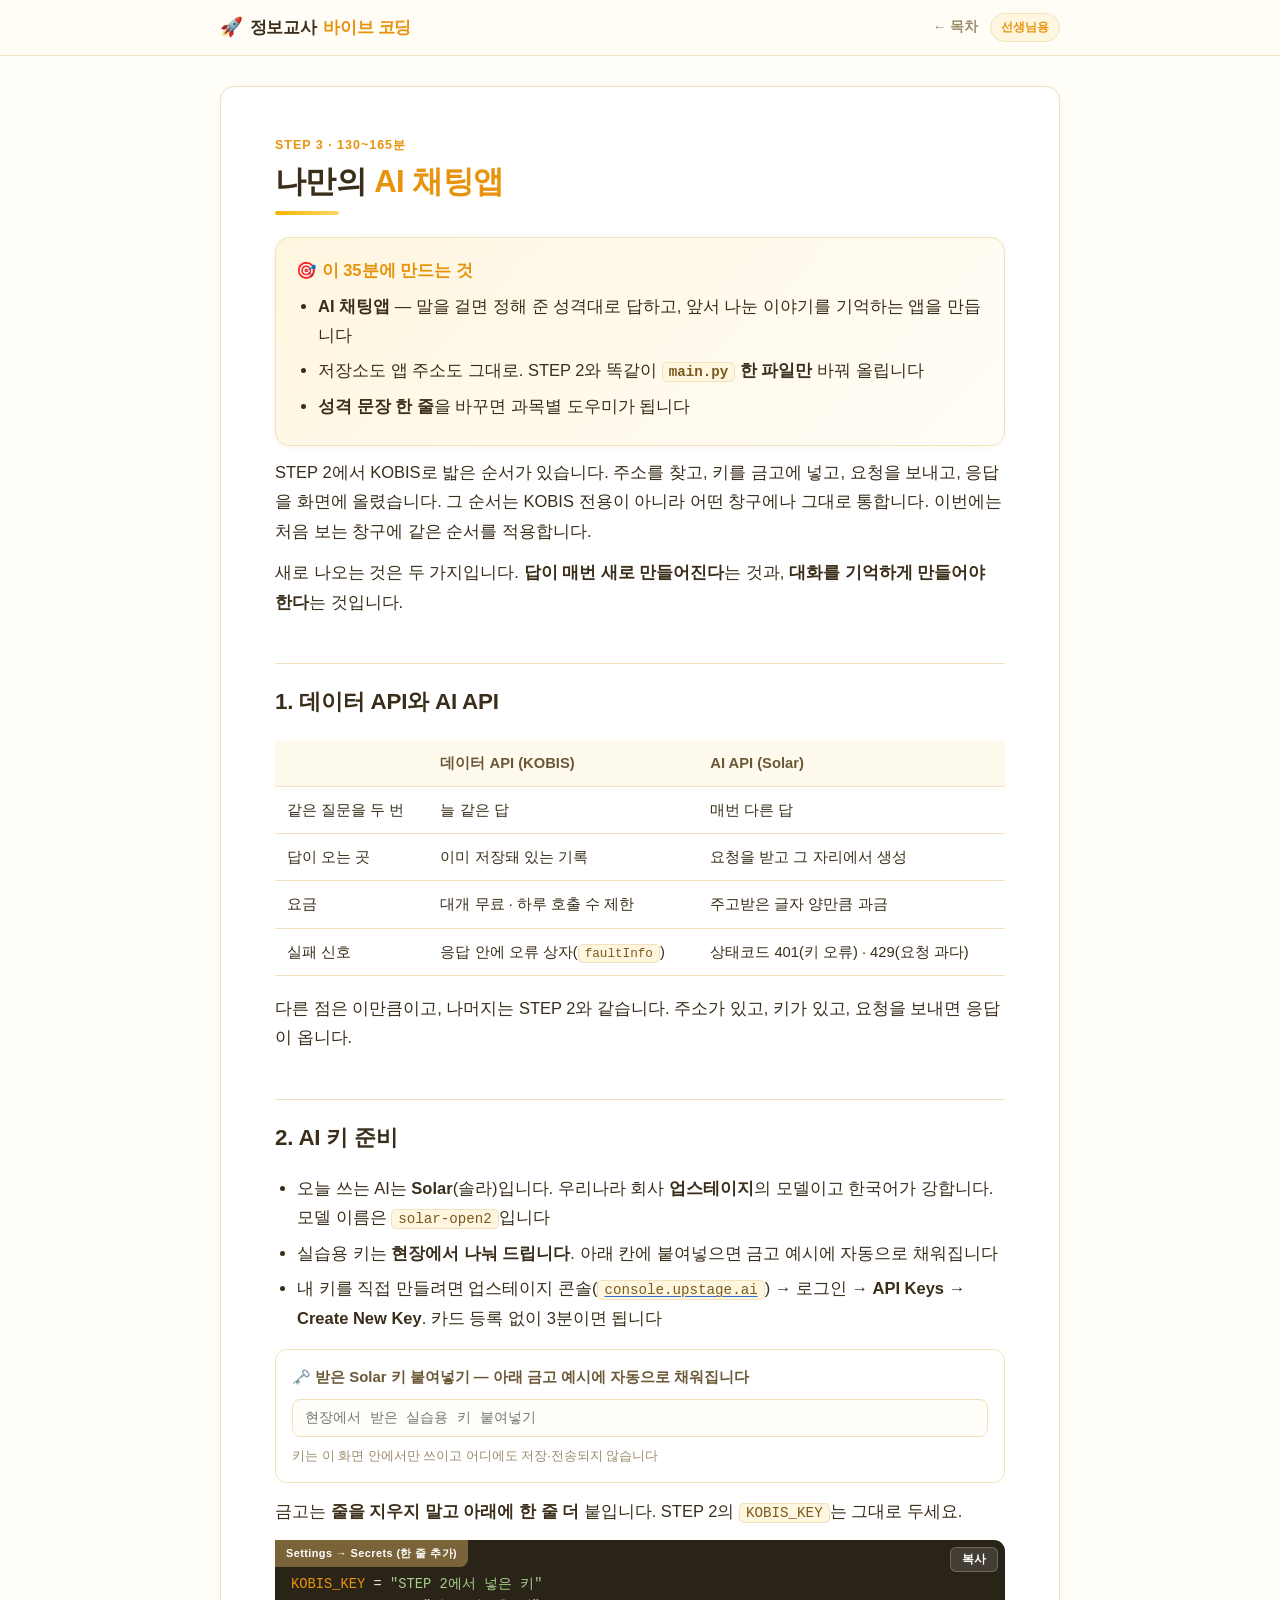
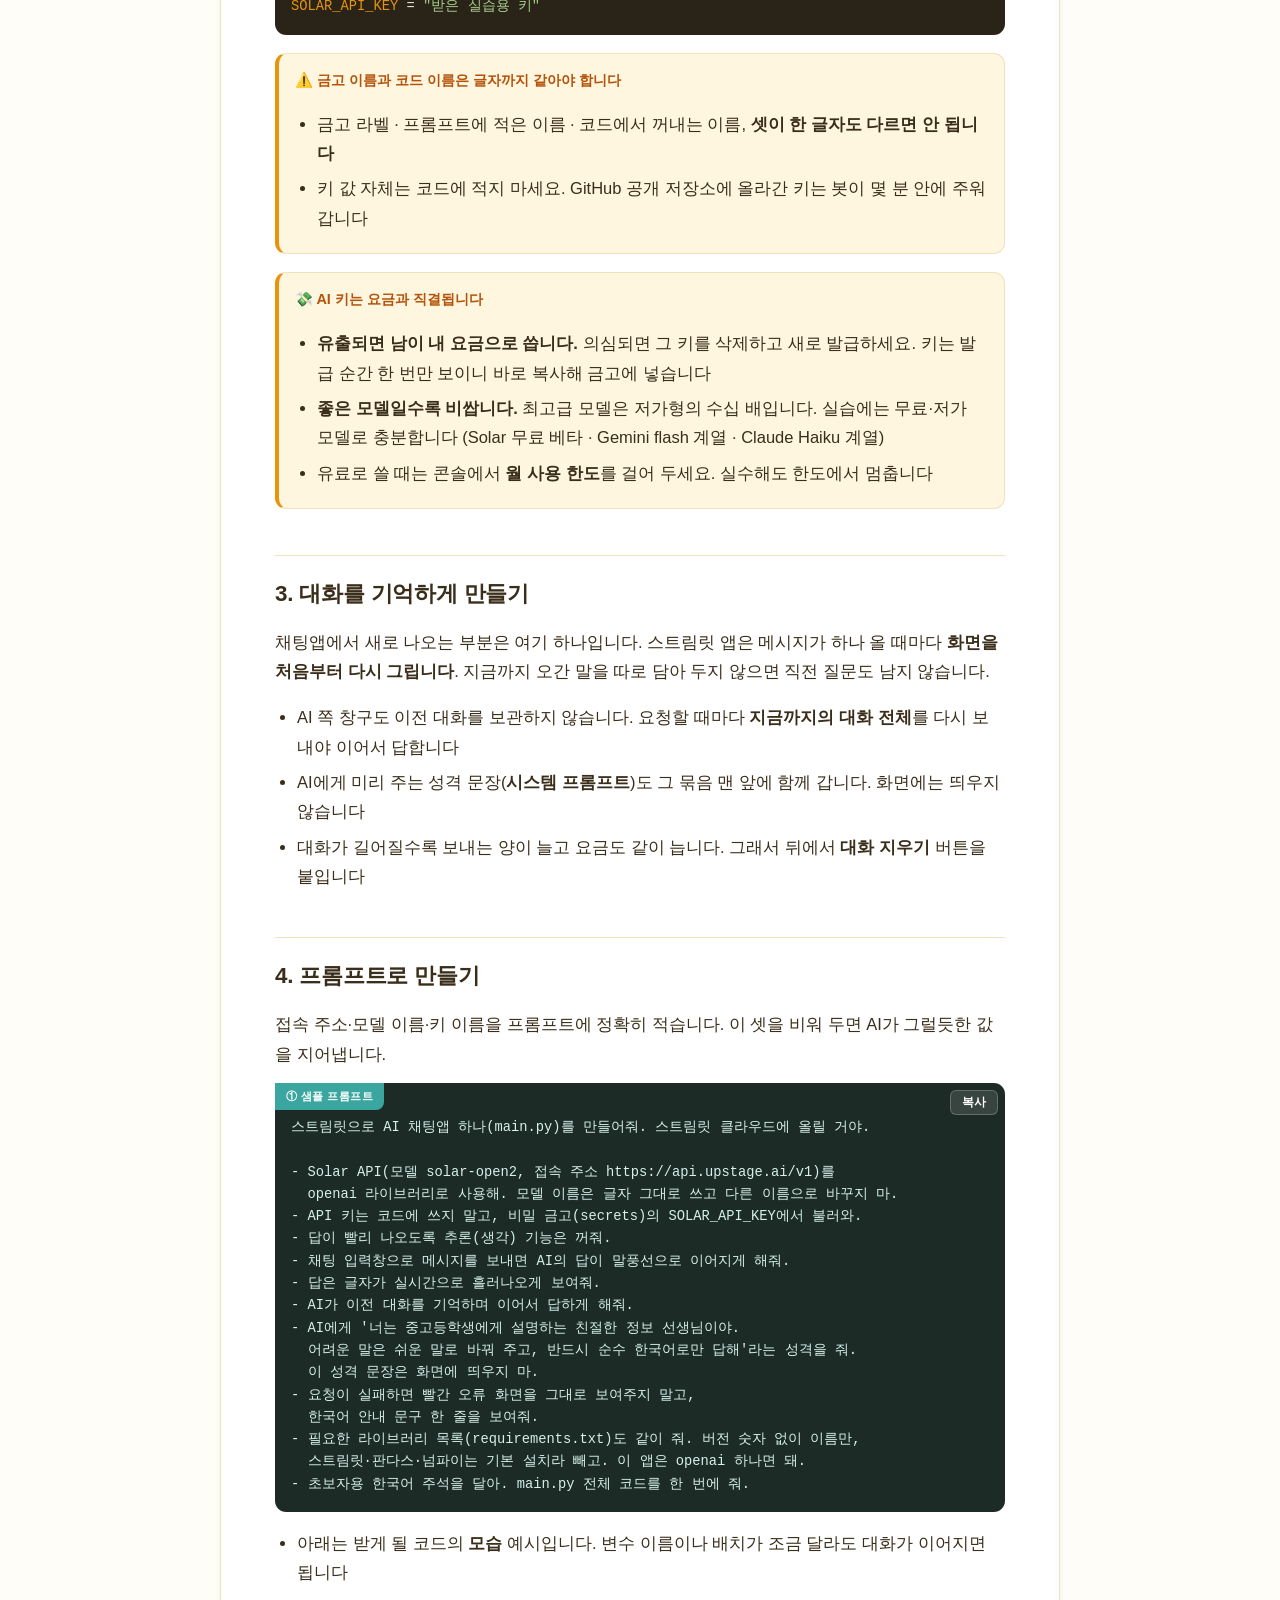
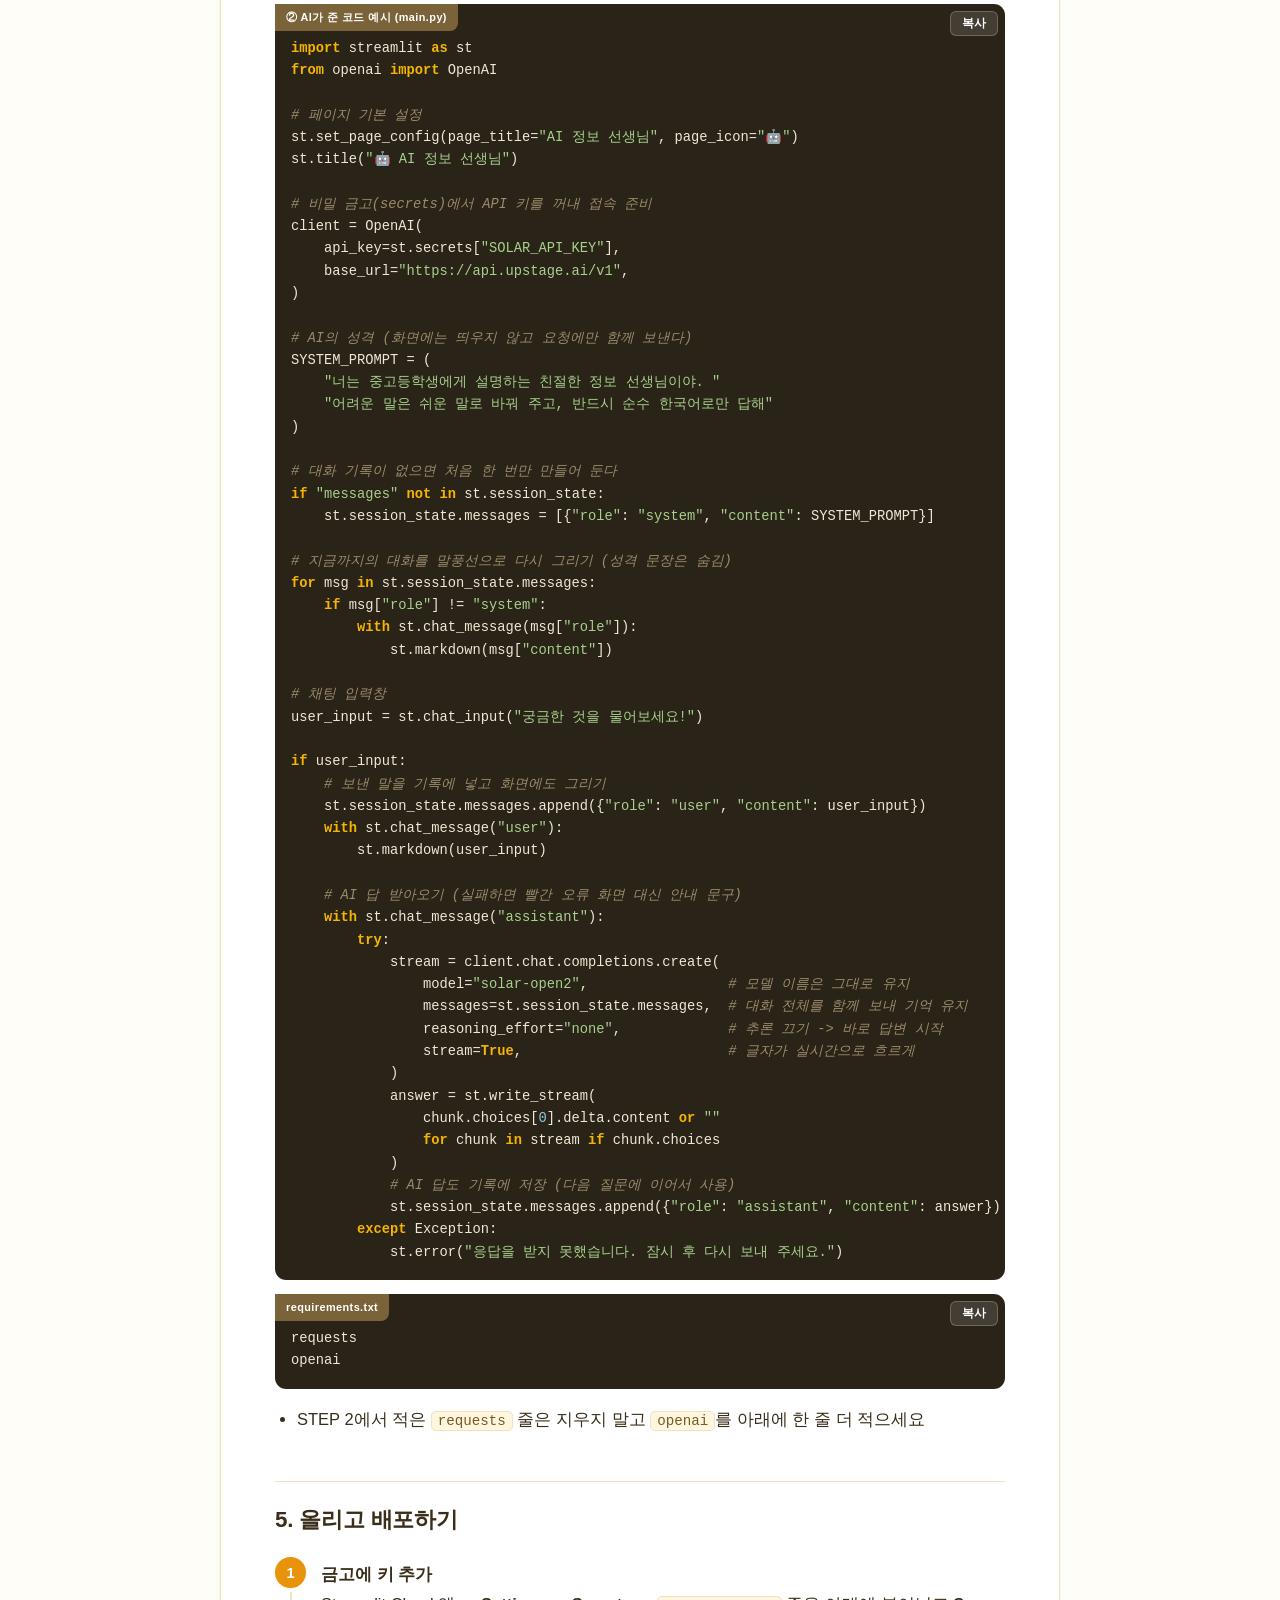
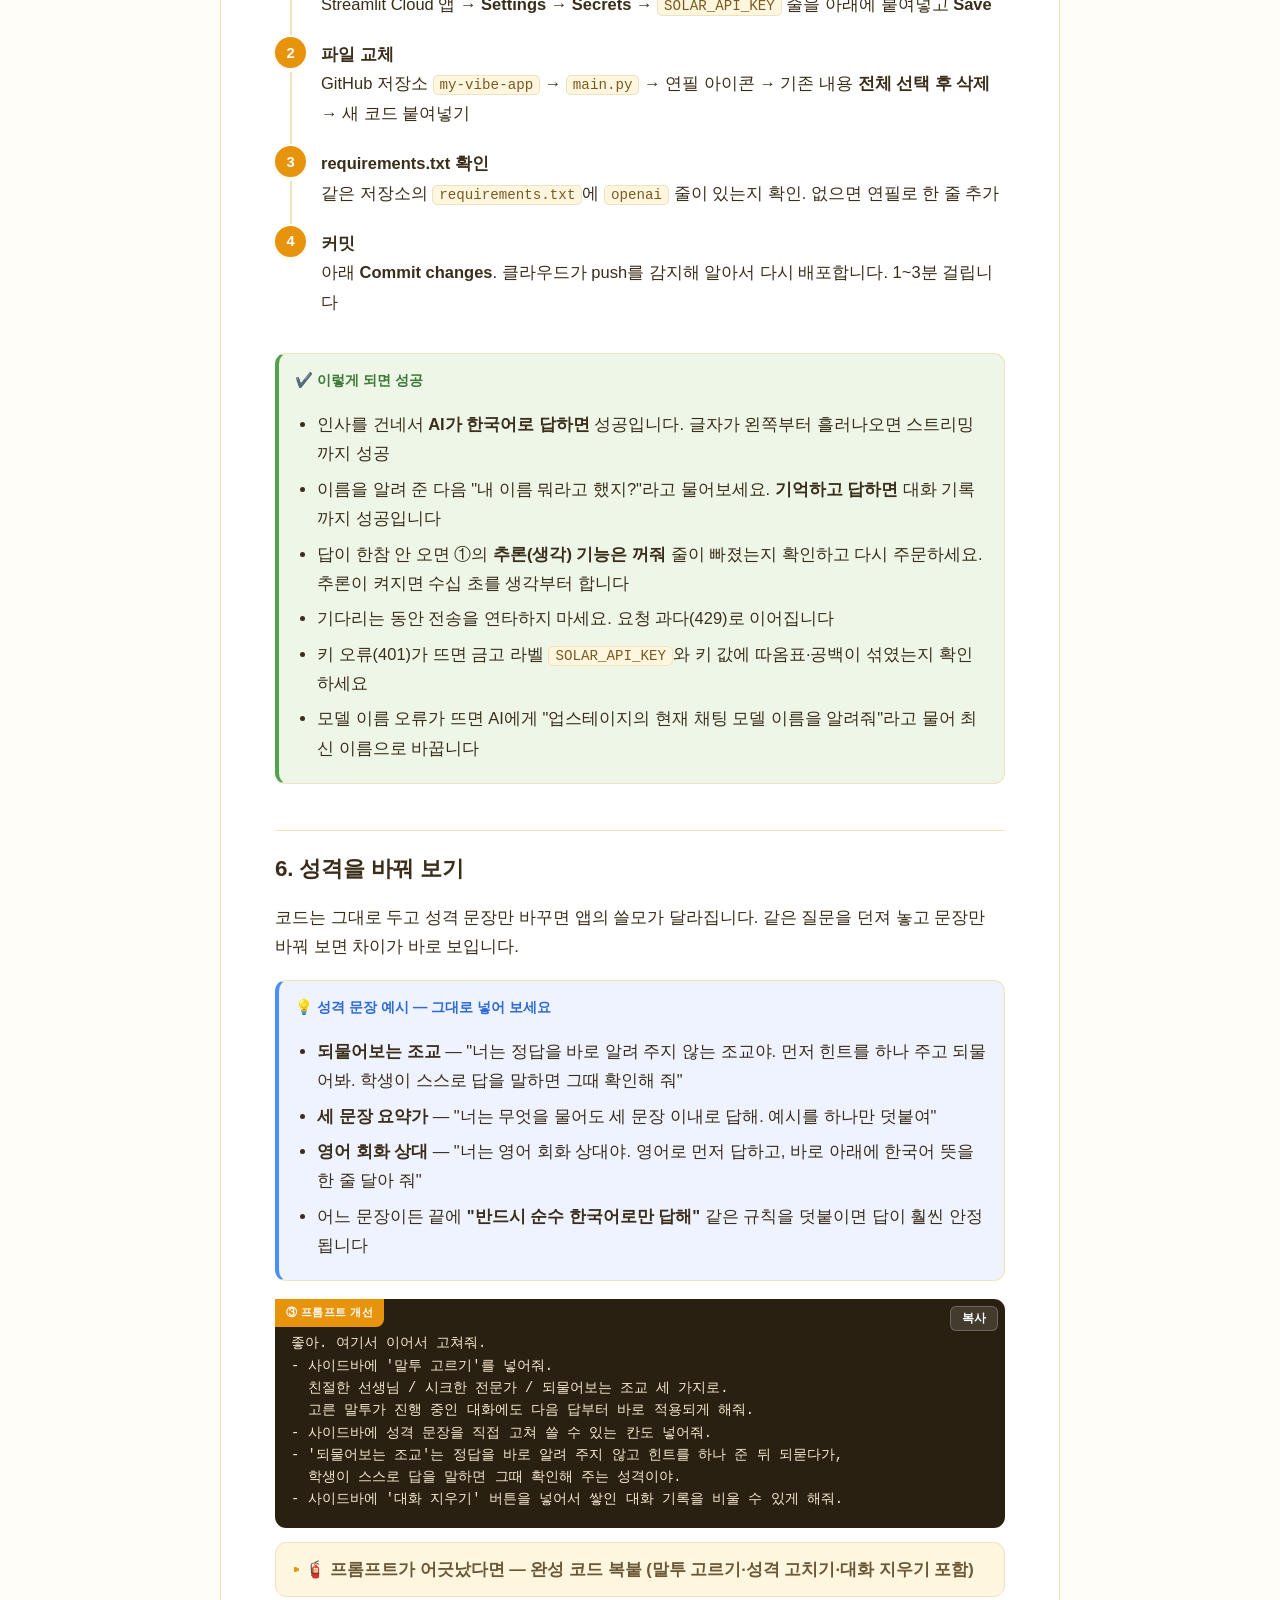
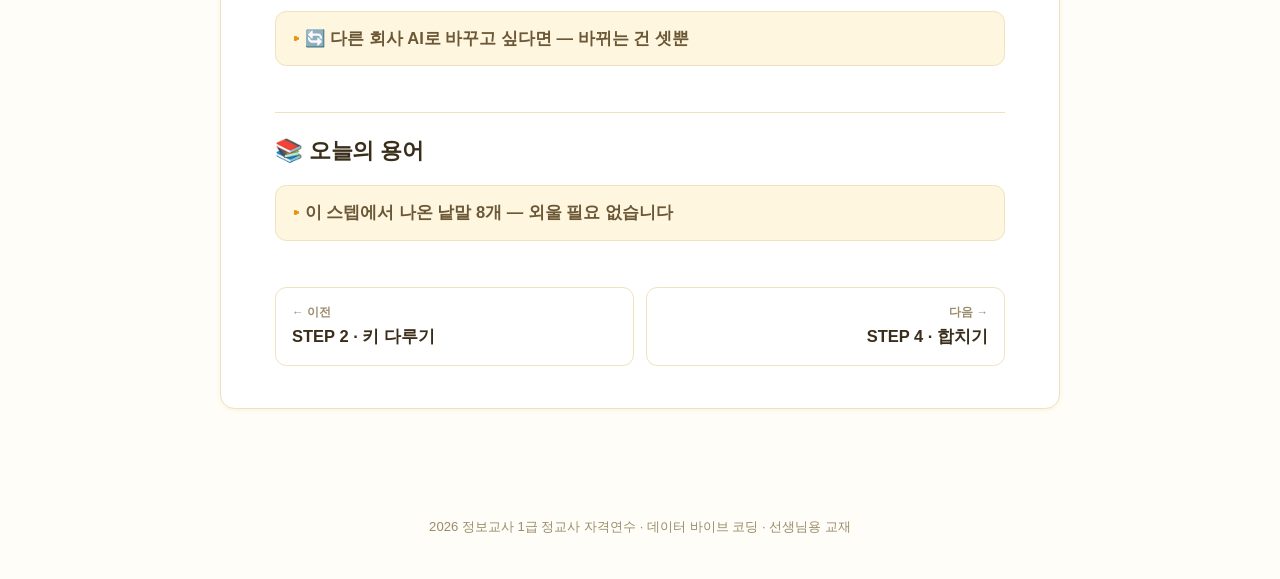
<file: step3.html>
<!DOCTYPE html>
<html lang="ko">
<head>
<meta charset="utf-8">
<meta name="viewport" content="width=device-width, initial-scale=1">
<title>STEP 3 · 나만의 AI 채팅앱 · 정보교사 바이브 코딩 4시간</title>
<link rel="stylesheet" href="assets/style.css">
<link rel="icon" href="data:image/svg+xml,<svg xmlns=%22http://www.w3.org/2000/svg%22 viewBox=%220 0 100 100%22><text y=%22.9em%22 font-size=%2290%22>🚀</text></svg>">
</head>
<body>
<div class="topbar"><div class="inner">
  <a class="brand" href="index.html"><span class="chick">🚀</span> 정보교사 <span class="a">바이브 코딩</span></a>
  <span class="spacer"></span>
  <a class="home" href="index.html">← 목차</a>
  <span class="badge">선생님용</span>
</div></div>

<div class="wrap">
<main>
  <span class="eyebrow">STEP 3 · 130~165분</span>
  <h1>나만의 <span class="a">AI 채팅앱</span></h1>
  <div class="under"></div>

  <div class="make-banner">
    <div class="t">🎯 이 35분에 만드는 것</div>
    <ul>
      <li><b>AI 채팅앱</b> — 말을 걸면 정해 준 성격대로 답하고, 앞서 나눈 이야기를 기억하는 앱을 만듭니다</li>
      <li>저장소도 앱 주소도 그대로. STEP 2와 똑같이 <b><code>main.py</code> 한 파일만</b> 바꿔 올립니다</li>
      <li><b>성격 문장 한 줄</b>을 바꾸면 과목별 도우미가 됩니다</li>
    </ul>
  </div>

  <p>STEP 2에서 KOBIS로 밟은 순서가 있습니다. 주소를 찾고, 키를 금고에 넣고, 요청을 보내고, 응답을 화면에 올렸습니다. 그 순서는 KOBIS 전용이 아니라 어떤 창구에나 그대로 통합니다. 이번에는 처음 보는 창구에 같은 순서를 적용합니다.</p>
  <p>새로 나오는 것은 두 가지입니다. <b>답이 매번 새로 만들어진다</b>는 것과, <b>대화를 기억하게 만들어야 한다</b>는 것입니다.</p>

  <h2>1. 데이터 API와 AI API</h2>
  <table class="daymap">
    <thead><tr><th></th><th>데이터 API (KOBIS)</th><th>AI API (Solar)</th></tr></thead>
    <tbody>
      <tr><td>같은 질문을 두 번</td><td>늘 같은 답</td><td>매번 다른 답</td></tr>
      <tr><td>답이 오는 곳</td><td>이미 저장돼 있는 기록</td><td>요청을 받고 그 자리에서 생성</td></tr>
      <tr><td>요금</td><td>대개 무료 · 하루 호출 수 제한</td><td>주고받은 글자 양만큼 과금</td></tr>
      <tr><td>실패 신호</td><td>응답 안에 오류 상자(<code>faultInfo</code>)</td><td>상태코드 401(키 오류) · 429(요청 과다)</td></tr>
    </tbody>
  </table>
  <p>다른 점은 이만큼이고, 나머지는 STEP 2와 같습니다. 주소가 있고, 키가 있고, 요청을 보내면 응답이 옵니다.</p>

  <h2>2. AI 키 준비</h2>
  <ul>
    <li>오늘 쓰는 AI는 <b>Solar</b>(솔라)입니다. 우리나라 회사 <b>업스테이지</b>의 모델이고 한국어가 강합니다. 모델 이름은 <code>solar-open2</code>입니다</li>
    <li>실습용 키는 <b>현장에서 나눠 드립니다</b>. 아래 칸에 붙여넣으면 금고 예시에 자동으로 채워집니다</li>
    <li>내 키를 직접 만들려면 업스테이지 콘솔(<a href="https://console.upstage.ai" target="_blank" rel="noopener"><code>console.upstage.ai</code></a>) → 로그인 → <b>API Keys</b> → <b>Create New Key</b>. 카드 등록 없이 3분이면 됩니다</li>
  </ul>
  <div class="urlmaker">
    <span class="um-label">🗝️ 받은 Solar 키 붙여넣기 — 아래 금고 예시에 자동으로 채워집니다</span>
    <input type="text" id="solar-key" placeholder="현장에서 받은 실습용 키 붙여넣기" autocomplete="off" spellcheck="false">
    <div class="um-note">키는 이 화면 안에서만 쓰이고 어디에도 저장·전송되지 않습니다</div>
  </div>
  <p>금고는 <b>줄을 지우지 말고 아래에 한 줄 더</b> 붙입니다. STEP 2의 <code>KOBIS_KEY</code>는 그대로 두세요.</p>
  <div class="codewrap code"><span class="label">Settings → Secrets (한 줄 추가)</span><pre class="secrets-sync">KOBIS_KEY = "STEP 2에서 넣은 키"
SOLAR_API_KEY = "받은 실습용 키"</pre></div>
  <div class="callout warn">
    <div class="h">⚠️ 금고 이름과 코드 이름은 글자까지 같아야 합니다</div>
    <ul>
      <li>금고 라벨 · 프롬프트에 적은 이름 · 코드에서 꺼내는 이름, <b>셋이 한 글자도 다르면 안 됩니다</b></li>
      <li>키 값 자체는 코드에 적지 마세요. GitHub 공개 저장소에 올라간 키는 봇이 몇 분 안에 주워 갑니다</li>
    </ul>
  </div>
  <div class="callout warn">
    <div class="h">💸 AI 키는 요금과 직결됩니다</div>
    <ul>
      <li><b>유출되면 남이 내 요금으로 씁니다.</b> 의심되면 그 키를 삭제하고 새로 발급하세요. 키는 발급 순간 한 번만 보이니 바로 복사해 금고에 넣습니다</li>
      <li><b>좋은 모델일수록 비쌉니다.</b> 최고급 모델은 저가형의 수십 배입니다. 실습에는 무료·저가 모델로 충분합니다 (Solar 무료 베타 · Gemini flash 계열 · Claude Haiku 계열)</li>
      <li>유료로 쓸 때는 콘솔에서 <b>월 사용 한도</b>를 걸어 두세요. 실수해도 한도에서 멈춥니다</li>
    </ul>
  </div>

  <h2>3. 대화를 기억하게 만들기</h2>
  <p>채팅앱에서 새로 나오는 부분은 여기 하나입니다. 스트림릿 앱은 메시지가 하나 올 때마다 <b>화면을 처음부터 다시 그립니다</b>. 지금까지 오간 말을 따로 담아 두지 않으면 직전 질문도 남지 않습니다.</p>
  <ul>
    <li>AI 쪽 창구도 이전 대화를 보관하지 않습니다. 요청할 때마다 <b>지금까지의 대화 전체</b>를 다시 보내야 이어서 답합니다</li>
    <li>AI에게 미리 주는 성격 문장(<b>시스템 프롬프트</b>)도 그 묶음 맨 앞에 함께 갑니다. 화면에는 띄우지 않습니다</li>
    <li>대화가 길어질수록 보내는 양이 늘고 요금도 같이 늡니다. 그래서 뒤에서 <b>대화 지우기</b> 버튼을 붙입니다</li>
  </ul>

  <h2>4. 프롬프트로 만들기</h2>
  <p>접속 주소·모델 이름·키 이름을 프롬프트에 정확히 적습니다. 이 셋을 비워 두면 AI가 그럴듯한 값을 지어냅니다.</p>
  <div class="codewrap prompt"><span class="label">① 샘플 프롬프트</span><pre>스트림릿으로 AI 채팅앱 하나(main.py)를 만들어줘. 스트림릿 클라우드에 올릴 거야.

- Solar API(모델 solar-open2, 접속 주소 https://api.upstage.ai/v1)를
  openai 라이브러리로 사용해. 모델 이름은 글자 그대로 쓰고 다른 이름으로 바꾸지 마.
- API 키는 코드에 쓰지 말고, 비밀 금고(secrets)의 SOLAR_API_KEY에서 불러와.
- 답이 빨리 나오도록 추론(생각) 기능은 꺼줘.
- 채팅 입력창으로 메시지를 보내면 AI의 답이 말풍선으로 이어지게 해줘.
- 답은 글자가 실시간으로 흘러나오게 보여줘.
- AI가 이전 대화를 기억하며 이어서 답하게 해줘.
- AI에게 '너는 중고등학생에게 설명하는 친절한 정보 선생님이야.
  어려운 말은 쉬운 말로 바꿔 주고, 반드시 순수 한국어로만 답해'라는 성격을 줘.
  이 성격 문장은 화면에 띄우지 마.
- 요청이 실패하면 빨간 오류 화면을 그대로 보여주지 말고,
  한국어 안내 문구 한 줄을 보여줘.
- 필요한 라이브러리 목록(requirements.txt)도 같이 줘. 버전 숫자 없이 이름만,
  스트림릿·판다스·넘파이는 기본 설치라 빼고. 이 앱은 openai 하나면 돼.
- 초보자용 한국어 주석을 달아. main.py 전체 코드를 한 번에 줘.</pre></div>

  <ul><li>아래는 받게 될 코드의 <b>모습</b> 예시입니다. 변수 이름이나 배치가 조금 달라도 대화가 이어지면 됩니다</li></ul>
  <div class="codewrap code"><span class="label">② AI가 준 코드 예시 (main.py)</span><pre>import streamlit as st
from openai import OpenAI

# 페이지 기본 설정
st.set_page_config(page_title="AI 정보 선생님", page_icon="🤖")
st.title("🤖 AI 정보 선생님")

# 비밀 금고(secrets)에서 API 키를 꺼내 접속 준비
client = OpenAI(
    api_key=st.secrets["SOLAR_API_KEY"],
    base_url="https://api.upstage.ai/v1",
)

# AI의 성격 (화면에는 띄우지 않고 요청에만 함께 보낸다)
SYSTEM_PROMPT = (
    "너는 중고등학생에게 설명하는 친절한 정보 선생님이야. "
    "어려운 말은 쉬운 말로 바꿔 주고, 반드시 순수 한국어로만 답해"
)

# 대화 기록이 없으면 처음 한 번만 만들어 둔다
if "messages" not in st.session_state:
    st.session_state.messages = [{"role": "system", "content": SYSTEM_PROMPT}]

# 지금까지의 대화를 말풍선으로 다시 그리기 (성격 문장은 숨김)
for msg in st.session_state.messages:
    if msg["role"] != "system":
        with st.chat_message(msg["role"]):
            st.markdown(msg["content"])

# 채팅 입력창
user_input = st.chat_input("궁금한 것을 물어보세요!")

if user_input:
    # 보낸 말을 기록에 넣고 화면에도 그리기
    st.session_state.messages.append({"role": "user", "content": user_input})
    with st.chat_message("user"):
        st.markdown(user_input)

    # AI 답 받아오기 (실패하면 빨간 오류 화면 대신 안내 문구)
    with st.chat_message("assistant"):
        try:
            stream = client.chat.completions.create(
                model="solar-open2",                 # 모델 이름은 그대로 유지
                messages=st.session_state.messages,  # 대화 전체를 함께 보내 기억 유지
                reasoning_effort="none",             # 추론 끄기 -&gt; 바로 답변 시작
                stream=True,                         # 글자가 실시간으로 흐르게
            )
            answer = st.write_stream(
                chunk.choices[0].delta.content or ""
                for chunk in stream if chunk.choices
            )
            # AI 답도 기록에 저장 (다음 질문에 이어서 사용)
            st.session_state.messages.append({"role": "assistant", "content": answer})
        except Exception:
            st.error("응답을 받지 못했습니다. 잠시 후 다시 보내 주세요.")</pre></div>
  <div class="codewrap code"><span class="label">requirements.txt</span><pre>requests
openai</pre></div>
  <ul><li>STEP 2에서 적은 <code>requests</code> 줄은 지우지 말고 <code>openai</code>를 아래에 한 줄 더 적으세요</li></ul>

  <h2>5. 올리고 배포하기</h2>
  <ol class="steps">
    <li><span class="st">금고에 키 추가</span><br>Streamlit Cloud 앱 → <b>Settings → Secrets</b> → <code>SOLAR_API_KEY</code> 줄을 아래에 붙여넣고 <b>Save</b></li>
    <li><span class="st">파일 교체</span><br>GitHub 저장소 <code>my-vibe-app</code> → <code>main.py</code> → 연필 아이콘 → 기존 내용 <b>전체 선택 후 삭제</b> → 새 코드 붙여넣기</li>
    <li><span class="st">requirements.txt 확인</span><br>같은 저장소의 <code>requirements.txt</code>에 <code>openai</code> 줄이 있는지 확인. 없으면 연필로 한 줄 추가</li>
    <li><span class="st">커밋</span><br>아래 <b>Commit changes</b>. 클라우드가 push를 감지해 알아서 다시 배포합니다. 1~3분 걸립니다</li>
  </ol>

  <div class="callout check">
    <div class="h">✔️ 이렇게 되면 성공</div>
    <ul>
      <li>인사를 건네서 <b>AI가 한국어로 답하면</b> 성공입니다. 글자가 왼쪽부터 흘러나오면 스트리밍까지 성공</li>
      <li>이름을 알려 준 다음 "내 이름 뭐라고 했지?"라고 물어보세요. <b>기억하고 답하면</b> 대화 기록까지 성공입니다</li>
      <li>답이 한참 안 오면 ①의 <b>추론(생각) 기능은 꺼줘</b> 줄이 빠졌는지 확인하고 다시 주문하세요. 추론이 켜지면 수십 초를 생각부터 합니다</li>
      <li>기다리는 동안 전송을 연타하지 마세요. 요청 과다(429)로 이어집니다</li>
      <li>키 오류(401)가 뜨면 금고 라벨 <code>SOLAR_API_KEY</code>와 키 값에 따옴표·공백이 섞였는지 확인하세요</li>
      <li>모델 이름 오류가 뜨면 AI에게 "업스테이지의 현재 채팅 모델 이름을 알려줘"라고 물어 최신 이름으로 바꿉니다</li>
    </ul>
  </div>

  <h2>6. 성격을 바꿔 보기</h2>
  <p>코드는 그대로 두고 성격 문장만 바꾸면 앱의 쓸모가 달라집니다. 같은 질문을 던져 놓고 문장만 바꿔 보면 차이가 바로 보입니다.</p>
  <div class="callout tip">
    <div class="h">💡 성격 문장 예시 — 그대로 넣어 보세요</div>
    <ul>
      <li><b>되물어보는 조교</b> — "너는 정답을 바로 알려 주지 않는 조교야. 먼저 힌트를 하나 주고 되물어봐. 학생이 스스로 답을 말하면 그때 확인해 줘"</li>
      <li><b>세 문장 요약가</b> — "너는 무엇을 물어도 세 문장 이내로 답해. 예시를 하나만 덧붙여"</li>
      <li><b>영어 회화 상대</b> — "너는 영어 회화 상대야. 영어로 먼저 답하고, 바로 아래에 한국어 뜻을 한 줄 달아 줘"</li>
      <li>어느 문장이든 끝에 <b>"반드시 순수 한국어로만 답해"</b> 같은 규칙을 덧붙이면 답이 훨씬 안정됩니다</li>
    </ul>
  </div>
  <div class="codewrap improve"><span class="label">③ 프롬프트 개선</span><pre>좋아. 여기서 이어서 고쳐줘.
- 사이드바에 '말투 고르기'를 넣어줘.
  친절한 선생님 / 시크한 전문가 / 되물어보는 조교 세 가지로.
  고른 말투가 진행 중인 대화에도 다음 답부터 바로 적용되게 해줘.
- 사이드바에 성격 문장을 직접 고쳐 쓸 수 있는 칸도 넣어줘.
- '되물어보는 조교'는 정답을 바로 알려 주지 않고 힌트를 하나 준 뒤 되묻다가,
  학생이 스스로 답을 말하면 그때 확인해 주는 성격이야.
- 사이드바에 '대화 지우기' 버튼을 넣어서 쌓인 대화 기록을 비울 수 있게 해줘.</pre></div>

  <details class="glossary">
    <summary>🧯 프롬프트가 어긋났다면 — 완성 코드 복붙 (말투 고르기·성격 고치기·대화 지우기 포함)</summary>
    <div class="gin">
      <p>아래 코드를 <code>main.py</code>에 통째로 붙여넣고 커밋하면 같은 결과가 나옵니다. 금고에 <code>SOLAR_API_KEY</code>만 들어 있으면 됩니다.</p>
      <div class="codewrap code"><span class="label">main.py 전체 (그대로 복사)</span><pre>import streamlit as st
from openai import OpenAI

st.set_page_config(page_title="AI 정보 선생님", page_icon="🤖")
st.title("🤖 AI 정보 선생님")

# 비밀 금고(secrets)에서 API 키를 꺼내 접속 준비
client = OpenAI(
    api_key=st.secrets["SOLAR_API_KEY"],
    base_url="https://api.upstage.ai/v1",
)

# 말투마다 다른 성격 문장을 미리 준비
TONES = {
    "친절한 선생님": "너는 중고등학생에게 설명하는 친절한 정보 선생님이야. 어려운 말은 쉬운 말로 바꿔 주고, 반드시 순수 한국어로만 답해",
    "시크한 전문가": "너는 군더더기 없이 핵심만 말하는 데이터 전문가야. 답은 세 문장 이내로, 반드시 순수 한국어로만 답해",
    "되물어보는 조교": "너는 정답을 바로 알려 주지 않는 조교야. 먼저 힌트를 하나 주고 되물어봐. 학생이 스스로 답을 말하면 그때 확인해 줘. 반드시 순수 한국어로만 답해",
}

tone = st.sidebar.radio("말투 고르기", list(TONES))
persona = st.sidebar.text_area("성격 문장 직접 고치기", TONES[tone], height=140)

if st.sidebar.button("대화 지우기"):
    st.session_state.messages = []
    st.rerun()

if "messages" not in st.session_state:
    st.session_state.messages = []

# 지금까지의 대화를 말풍선으로 다시 그리기
for msg in st.session_state.messages:
    with st.chat_message(msg["role"]):
        st.markdown(msg["content"])

user_input = st.chat_input("궁금한 것을 물어보세요!")

if user_input:
    st.session_state.messages.append({"role": "user", "content": user_input})
    with st.chat_message("user"):
        st.markdown(user_input)

    # 성격 문장을 맨 앞에 붙여 보내면 진행 중인 대화에도 다음 답부터 반영된다
    payload = [{"role": "system", "content": persona}] + st.session_state.messages

    with st.chat_message("assistant"):
        try:
            stream = client.chat.completions.create(
                model="solar-open2",
                messages=payload,
                reasoning_effort="none",
                stream=True,
            )
            answer = st.write_stream(
                chunk.choices[0].delta.content or ""
                for chunk in stream if chunk.choices
            )
            st.session_state.messages.append({"role": "assistant", "content": answer})
        except Exception:
            st.error("응답을 받지 못했습니다. 잠시 후 다시 보내 주세요.")</pre></div>
      <div class="codewrap code"><span class="label">requirements.txt</span><pre>requests
openai</pre></div>
    </div>
  </details>

  <details class="glossary">
    <summary>🔄 다른 회사 AI로 바꾸고 싶다면 — 바뀌는 건 셋뿐</summary>
    <div class="gin">
      <ul>
        <li>네 회사 모두 <b>같은 openai 라이브러리</b>로 접속합니다. 바뀌는 건 <b>접속 주소 · 모델 이름 · 키 이름</b> 셋뿐입니다</li>
        <li><b>Gemini</b> → <a href="https://aistudio.google.com" target="_blank" rel="noopener"><code>aistudio.google.com</code></a> · <b>Get API key</b> · 무료 한도 넉넉(카드 불필요)<br>접속 주소 <code>https://generativelanguage.googleapis.com/v1beta/openai/</code> · 모델 <code>gemini-3.6-flash</code></li>
        <li><b>ChatGPT</b> → <a href="https://platform.openai.com" target="_blank" rel="noopener"><code>platform.openai.com</code></a> · <b>API keys → Create new secret key</b> · 카드 등록 + 선불 충전 필요<br>접속 주소는 기본값 그대로(줄 자체가 필요 없음) · 모델 <code>gpt-5.6-luna</code></li>
        <li><b>Claude</b> → <a href="https://platform.claude.com" target="_blank" rel="noopener"><code>platform.claude.com</code></a> · <b>Settings → API keys → Create API Key</b> · 선불 충전(소액 가능)<br>접속 주소 <code>https://api.anthropic.com/v1/</code> · 모델 <code>claude-haiku-4-5</code></li>
        <li>Solar 말고 다른 회사를 쓸 때는 프롬프트에서 <b>"추론(생각) 기능은 꺼줘" 줄을 빼세요</b></li>
        <li>웹사이트 구독(ChatGPT Plus·Claude Pro)과 API 크레딧은 <b>별개</b>입니다. 구독 중이어도 API는 따로 충전합니다</li>
        <li>모델 이름은 회사가 수시로 바꿉니다. 오류가 나면 AI에게 <i>"이 회사의 현재 저렴한 모델 이름 알려줘"</i>라고 물어보기</li>
      </ul>
    </div>
  </details>

  <h2>📚 오늘의 용어</h2>
  <details class="glossary">
    <summary>이 스텝에서 나온 낱말 8개 — 외울 필요 없습니다</summary>
    <div class="gin">
      <table class="glossary-table">
        <thead><tr><th>용어</th><th>뜻</th></tr></thead>
        <tbody>
          <tr><td class="term">AI API</td><td>물어보면 그 자리에서 답을 만들어 돌려주는 창구. 같은 질문에도 매번 답이 달라짐</td></tr>
          <tr><td class="term">모델</td><td>답을 만드는 AI 하나하나의 이름. 회사마다 여러 개가 있고 성능과 요금이 다름</td></tr>
          <tr><td class="term">시스템 프롬프트</td><td>AI에게 미리 주는 성격·규칙 문장. 화면에는 띄우지 않고 요청에만 함께 보냄</td></tr>
          <tr><td class="term">대화 기록</td><td>지금까지 오간 말의 목록. 요청할 때마다 전체를 다시 보내야 AI가 이어서 답함</td></tr>
          <tr><td class="term">세션(session)</td><td>브라우저 탭 하나가 앱과 이어져 있는 동안 유지되는 보관함. 대화 기록이 여기에 쌓임</td></tr>
          <tr><td class="term">스트리밍(streaming)</td><td>답을 다 만든 뒤 한 번에 주는 대신, 만들어지는 대로 조각조각 보내는 방식</td></tr>
          <tr><td class="term">추론(생각) 기능</td><td>AI가 답하기 전에 따로 생각하는 단계. 끄면 즉시 답하고, 켜면 느리지만 꼼꼼</td></tr>
          <tr><td class="term">401 · 429</td><td>AI 창구가 보내는 실패 번호. 401은 키가 틀렸다는 뜻, 429는 너무 자주 불렀다는 뜻</td></tr>
        </tbody>
      </table>
      <p class="glossary-more"><a href="glossary.html">📚 전체 용어사전 보기 →</a></p>
    </div>
  </details>

  <div class="pager">
    <a class="prev" href="step2.html"><div class="dir">← 이전</div><div class="tt">STEP 2 · 키 다루기</div></a>
    <a class="next" href="step4.html"><div class="dir">다음 →</div><div class="tt">STEP 4 · 합치기</div></a>
  </div>
</main>
</div>

<footer class="foot">2026 정보교사 1급 정교사 자격연수 · 데이터 바이브 코딩 · 선생님용 교재</footer>
<script src="assets/copy.js"></script>
<script src="assets/highlight.js"></script>
<script>
(function () {
  var input = document.getElementById("solar-key");
  if (!input) return;
  var pres = document.querySelectorAll("pre.secrets-sync");
  pres.forEach(function (pre) { pre.dataset.original = pre.textContent; });
  input.addEventListener("input", function () {
    var val = input.value.trim();
    pres.forEach(function (pre) {
      var text = pre.dataset.original;
      if (val) {
        text = text.replace(/SOLAR_API_KEY = "[^"]*"/, 'SOLAR_API_KEY = "' + val + '"');
      }
      pre.textContent = text;
    });
  });
})();
</script>
</body>
</html>
</file>
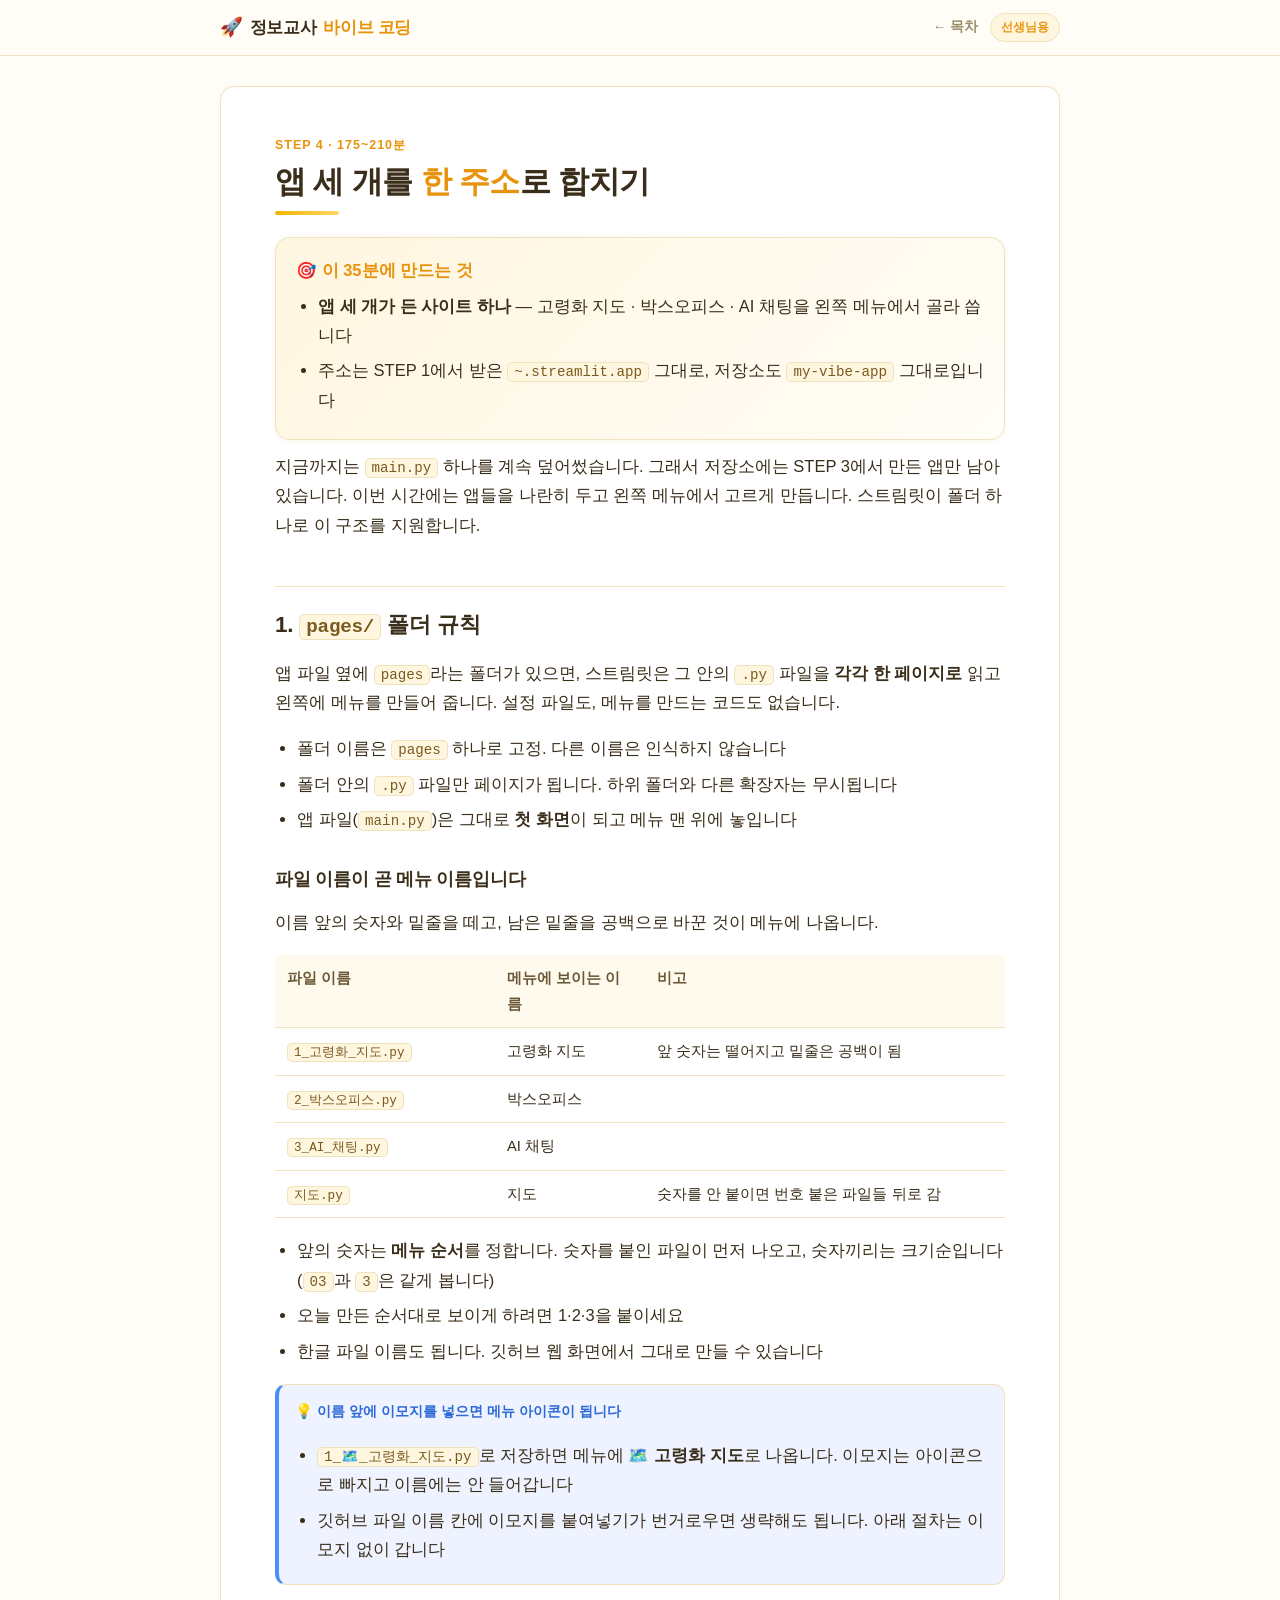
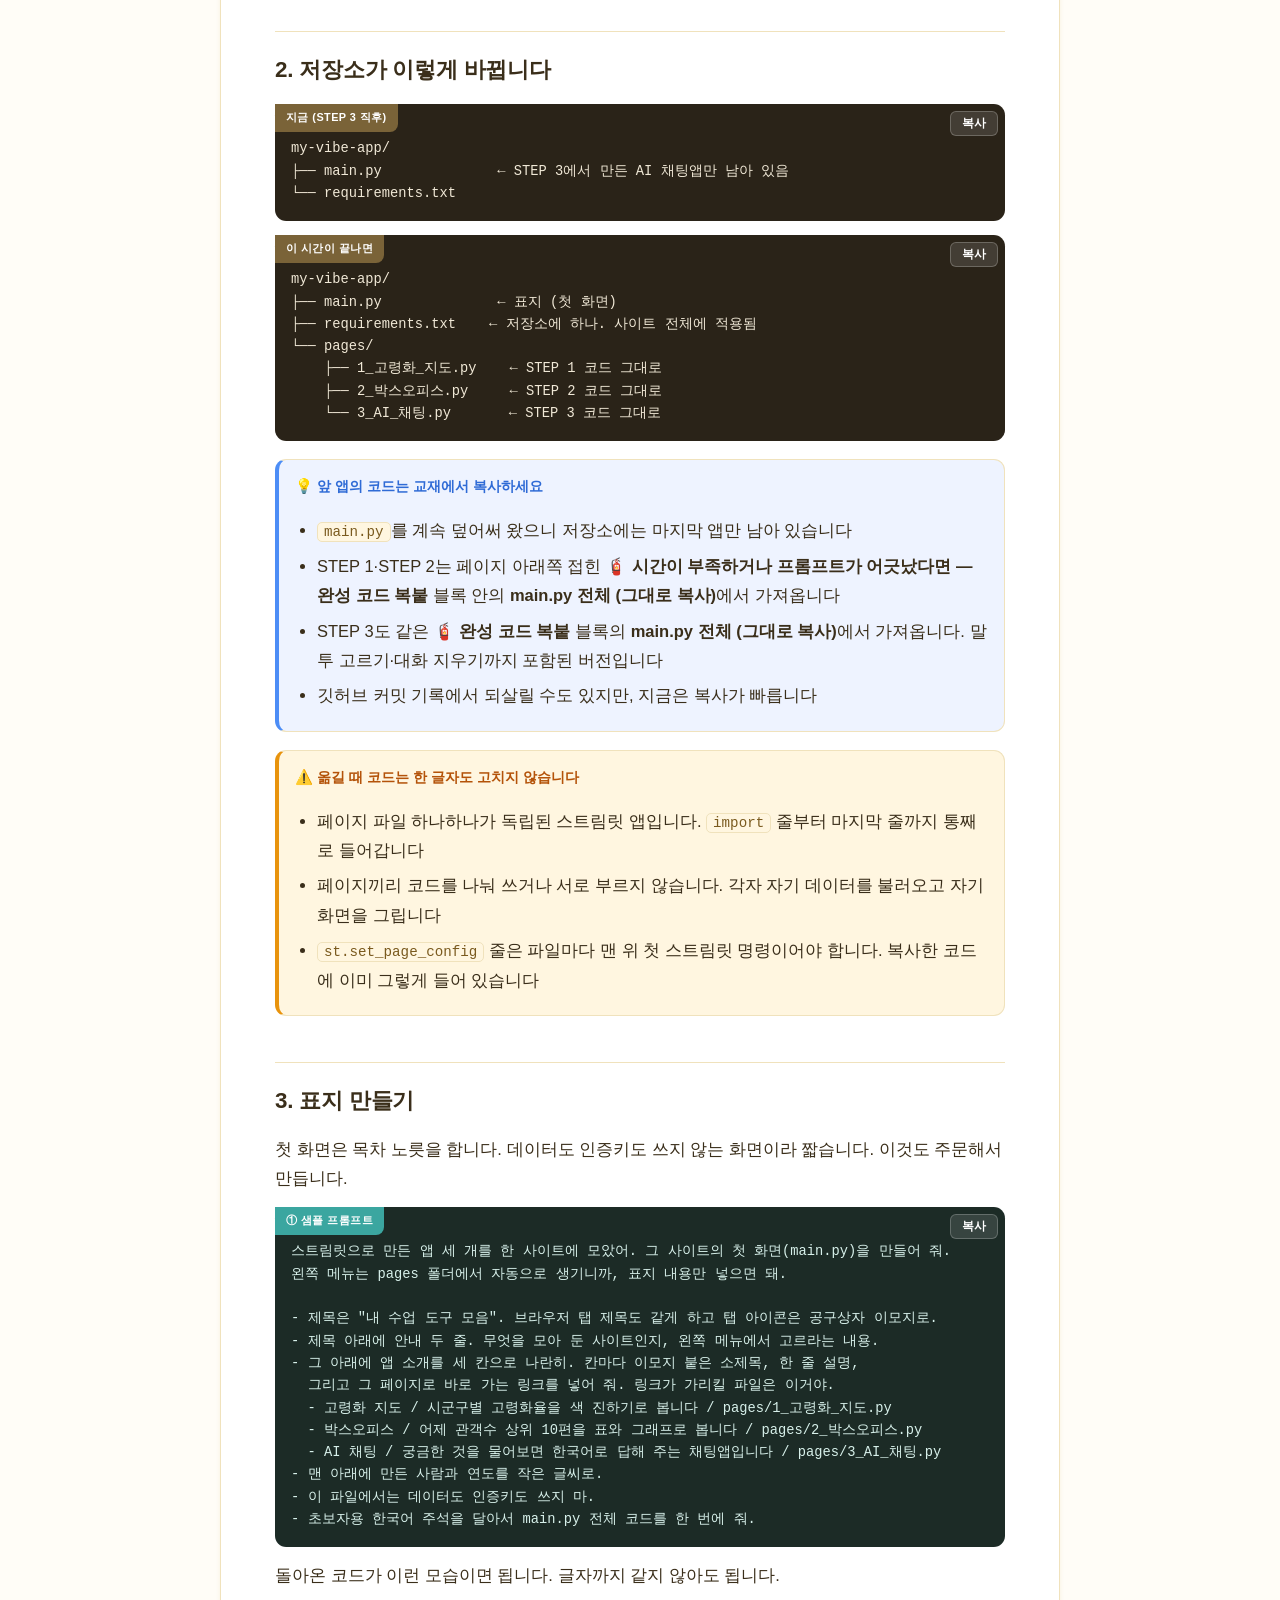
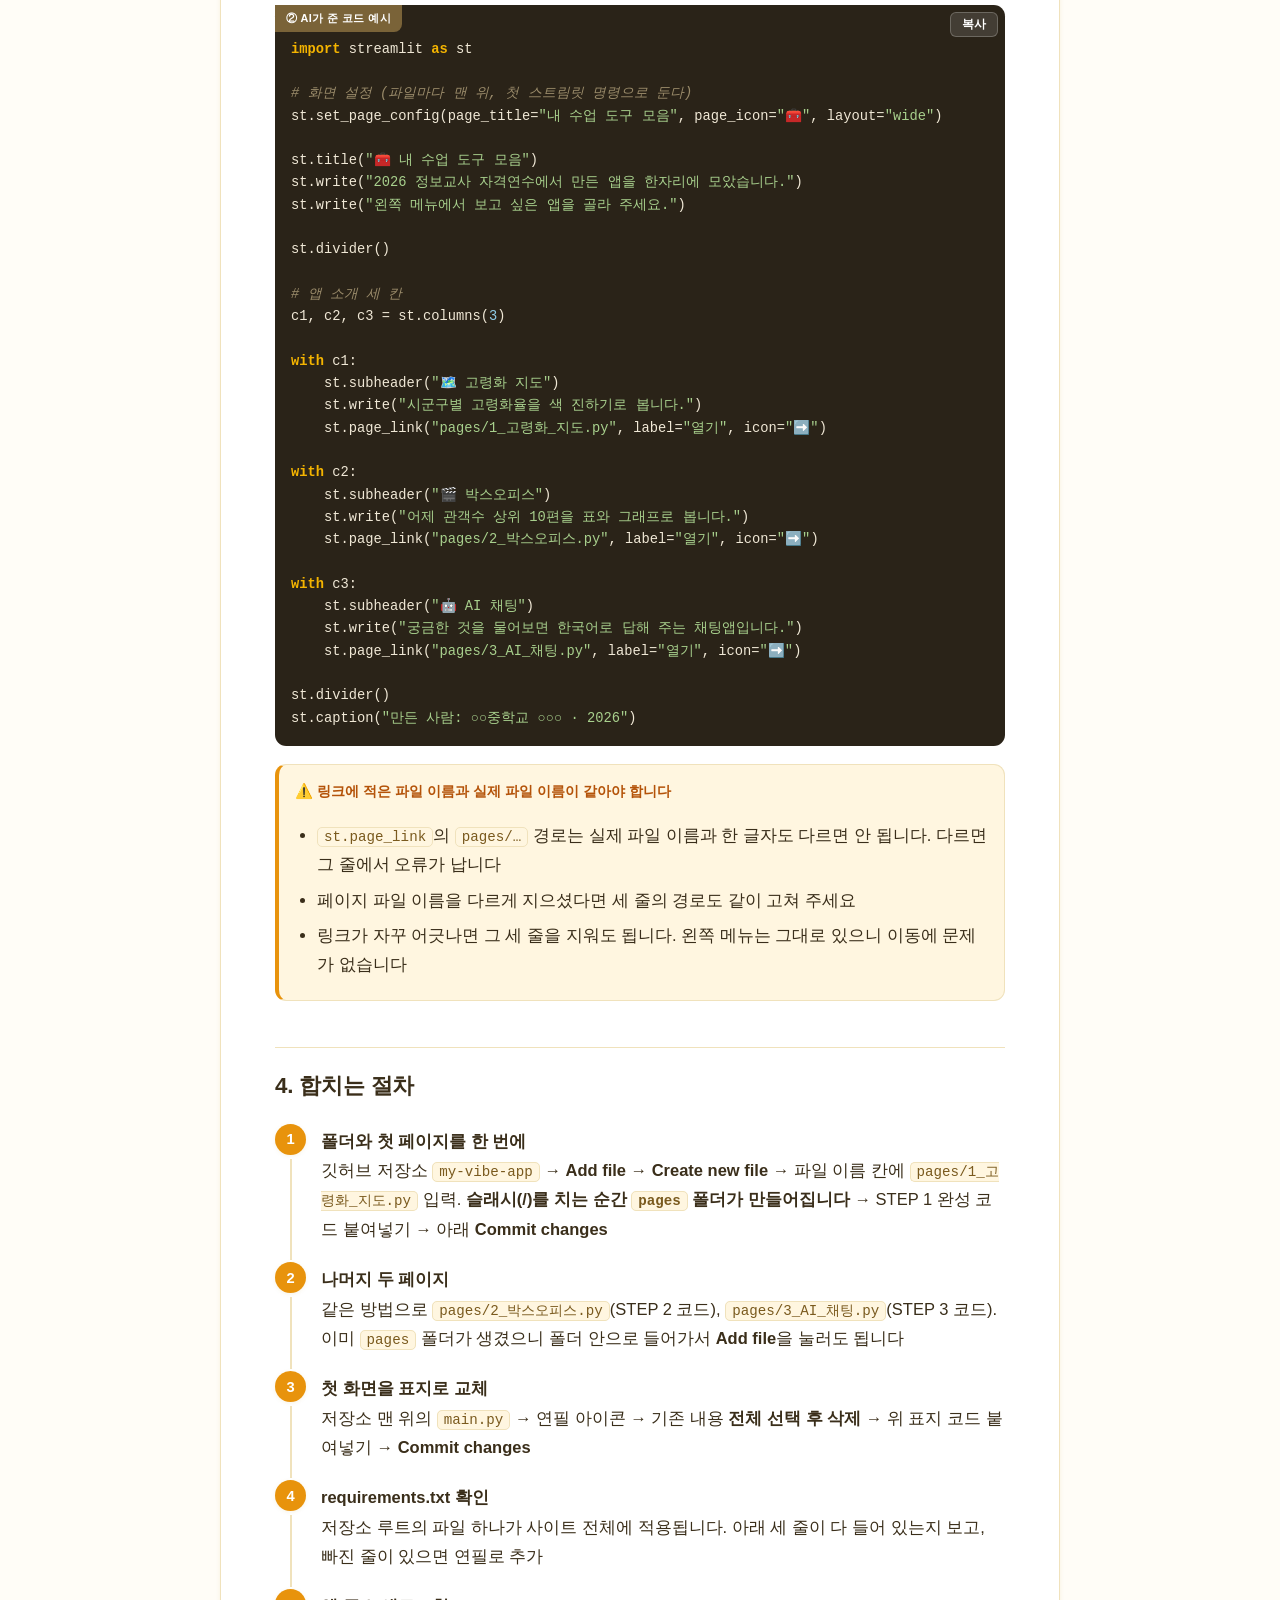
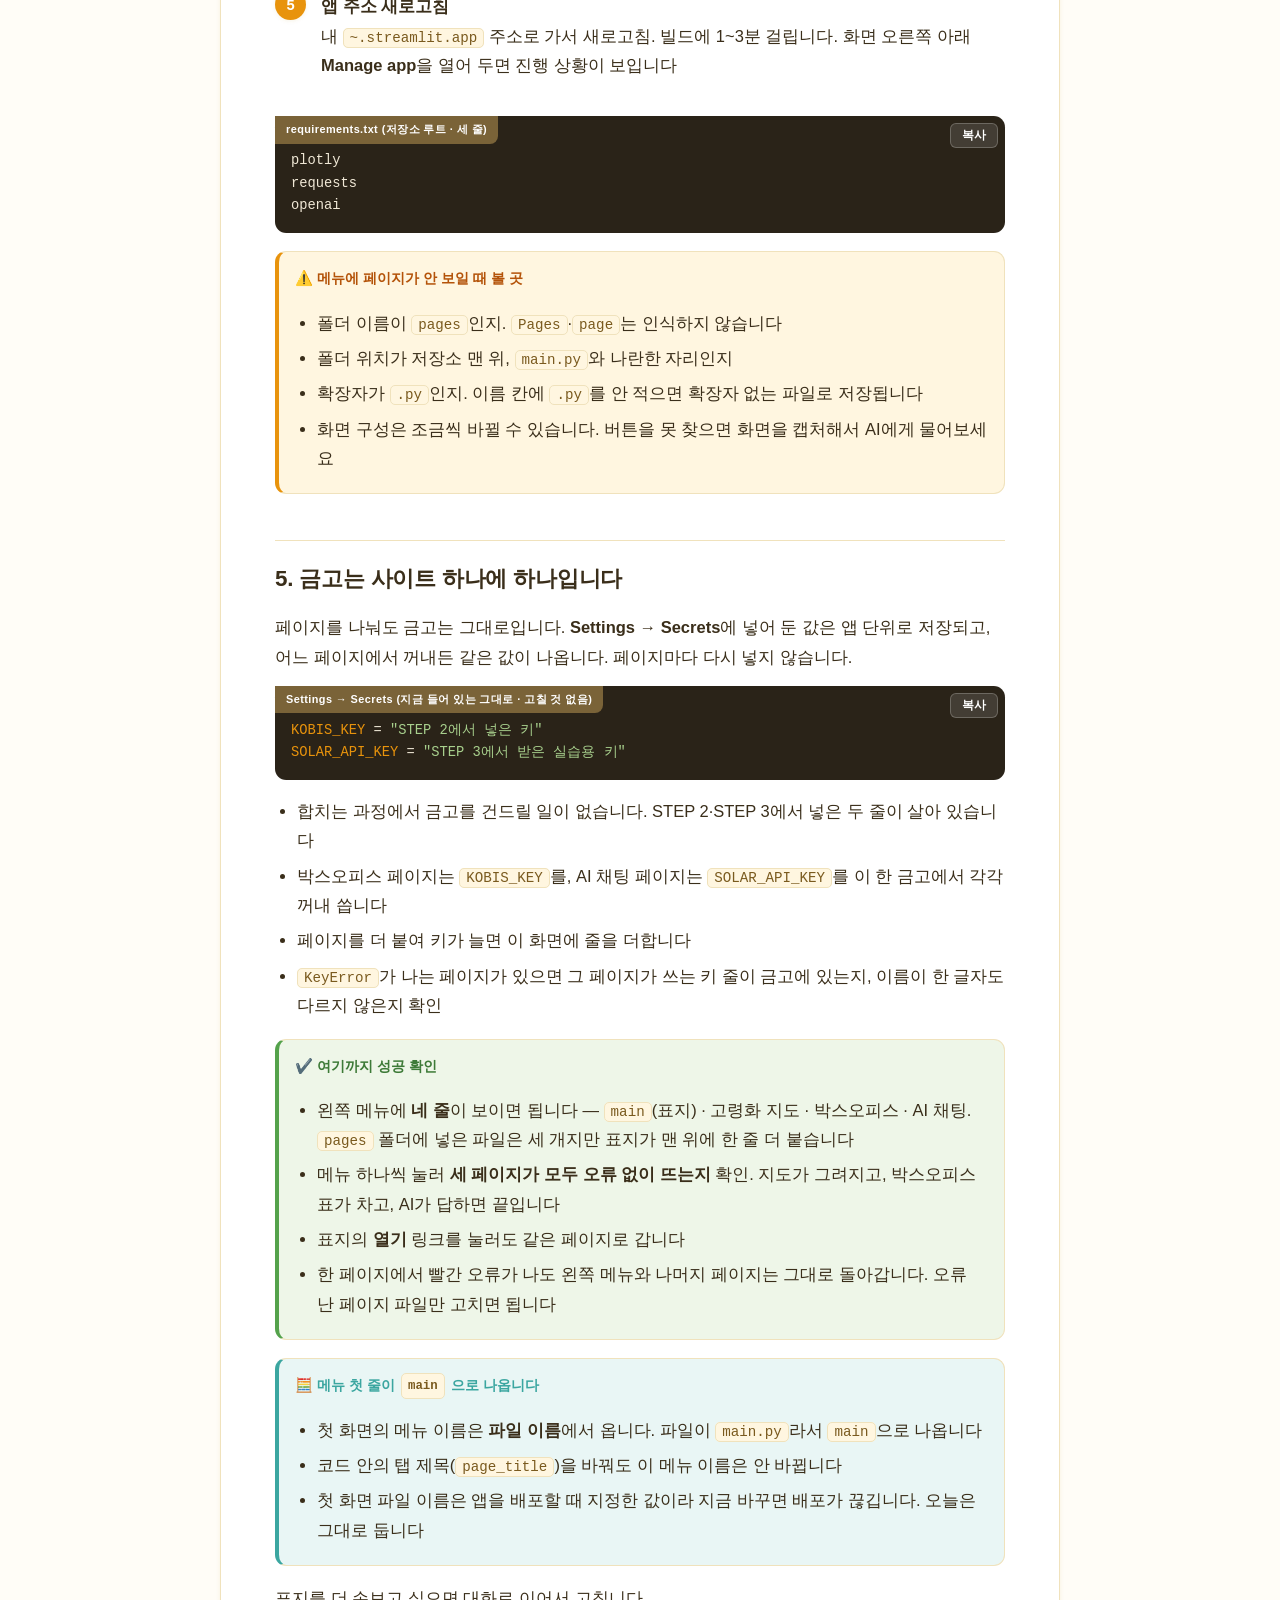
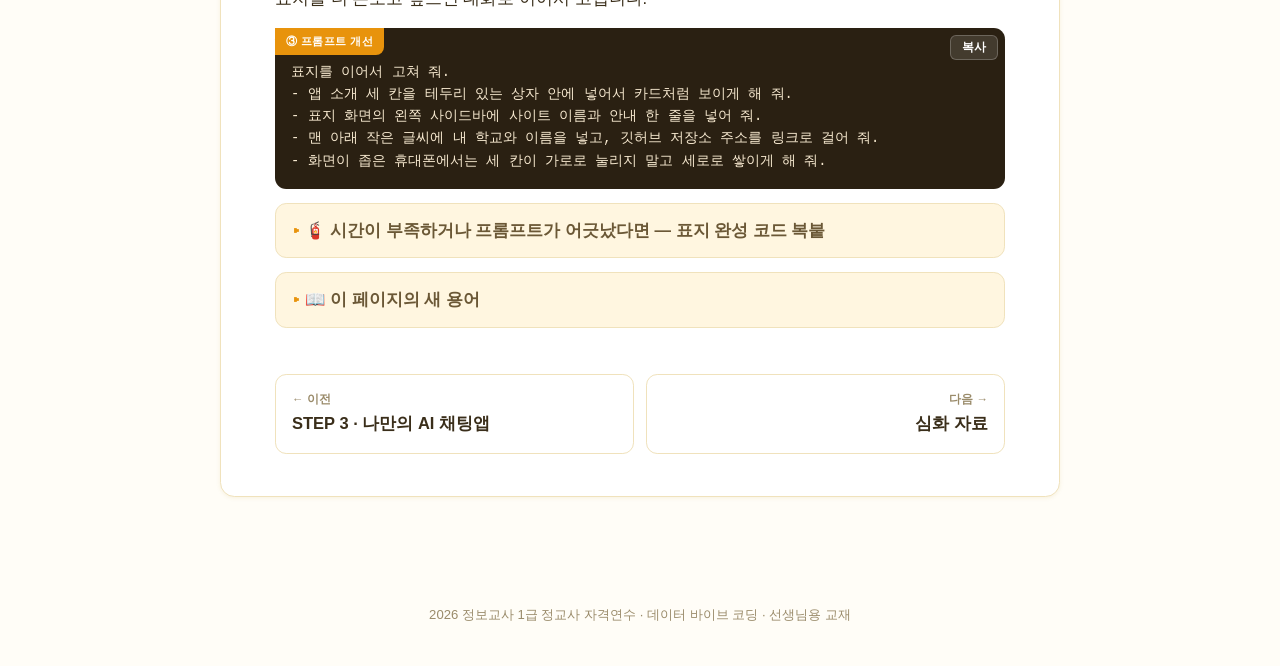
<file: step4.html>
<!DOCTYPE html>
<html lang="ko">
<head>
<meta charset="utf-8">
<meta name="viewport" content="width=device-width, initial-scale=1">
<title>STEP 4 · 합치기 · 정보교사 바이브 코딩 4시간</title>
<link rel="stylesheet" href="assets/style.css">
<link rel="icon" href="data:image/svg+xml,<svg xmlns=%22http://www.w3.org/2000/svg%22 viewBox=%220 0 100 100%22><text y=%22.9em%22 font-size=%2290%22>🚀</text></svg>">
</head>
<body>
<div class="topbar"><div class="inner">
  <a class="brand" href="index.html"><span class="chick">🚀</span> 정보교사 <span class="a">바이브 코딩</span></a>
  <span class="spacer"></span>
  <a class="home" href="index.html">← 목차</a>
  <span class="badge">선생님용</span>
</div></div>

<div class="wrap">
<main>
  <span class="eyebrow">STEP 4 · 175~210분</span>
  <h1>앱 세 개를 <span class="a">한 주소</span>로 합치기</h1>
  <div class="under"></div>

  <div class="make-banner">
    <div class="t">🎯 이 35분에 만드는 것</div>
    <ul>
      <li><b>앱 세 개가 든 사이트 하나</b> — 고령화 지도 · 박스오피스 · AI 채팅을 왼쪽 메뉴에서 골라 씁니다</li>
      <li>주소는 STEP 1에서 받은 <code>~.streamlit.app</code> 그대로, 저장소도 <code>my-vibe-app</code> 그대로입니다</li>
    </ul>
  </div>

  <p>지금까지는 <code>main.py</code> 하나를 계속 덮어썼습니다. 그래서 저장소에는 STEP 3에서 만든 앱만 남아 있습니다. 이번 시간에는 앱들을 나란히 두고 왼쪽 메뉴에서 고르게 만듭니다. 스트림릿이 폴더 하나로 이 구조를 지원합니다.</p>

  <h2>1. <code>pages/</code> 폴더 규칙</h2>
  <p>앱 파일 옆에 <code>pages</code>라는 폴더가 있으면, 스트림릿은 그 안의 <code>.py</code> 파일을 <b>각각 한 페이지로</b> 읽고 왼쪽에 메뉴를 만들어 줍니다. 설정 파일도, 메뉴를 만드는 코드도 없습니다.</p>
  <ul>
    <li>폴더 이름은 <code>pages</code> 하나로 고정. 다른 이름은 인식하지 않습니다</li>
    <li>폴더 안의 <code>.py</code> 파일만 페이지가 됩니다. 하위 폴더와 다른 확장자는 무시됩니다</li>
    <li>앱 파일(<code>main.py</code>)은 그대로 <b>첫 화면</b>이 되고 메뉴 맨 위에 놓입니다</li>
  </ul>

  <h3>파일 이름이 곧 메뉴 이름입니다</h3>
  <p>이름 앞의 숫자와 밑줄을 떼고, 남은 밑줄을 공백으로 바꾼 것이 메뉴에 나옵니다.</p>
  <table class="daymap">
    <thead><tr><th style="width:220px">파일 이름</th><th style="width:150px">메뉴에 보이는 이름</th><th>비고</th></tr></thead>
    <tbody>
      <tr><td><code>1_고령화_지도.py</code></td><td>고령화 지도</td><td>앞 숫자는 떨어지고 밑줄은 공백이 됨</td></tr>
      <tr><td><code>2_박스오피스.py</code></td><td>박스오피스</td><td></td></tr>
      <tr><td><code>3_AI_채팅.py</code></td><td>AI 채팅</td><td></td></tr>
      <tr><td><code>지도.py</code></td><td>지도</td><td>숫자를 안 붙이면 번호 붙은 파일들 뒤로 감</td></tr>
    </tbody>
  </table>
  <ul>
    <li>앞의 숫자는 <b>메뉴 순서</b>를 정합니다. 숫자를 붙인 파일이 먼저 나오고, 숫자끼리는 크기순입니다(<code>03</code>과 <code>3</code>은 같게 봅니다)</li>
    <li>오늘 만든 순서대로 보이게 하려면 1·2·3을 붙이세요</li>
    <li>한글 파일 이름도 됩니다. 깃허브 웹 화면에서 그대로 만들 수 있습니다</li>
  </ul>
  <div class="callout tip">
    <div class="h">💡 이름 앞에 이모지를 넣으면 메뉴 아이콘이 됩니다</div>
    <ul>
      <li><code>1_🗺️_고령화_지도.py</code>로 저장하면 메뉴에 <b>🗺️ 고령화 지도</b>로 나옵니다. 이모지는 아이콘으로 빠지고 이름에는 안 들어갑니다</li>
      <li>깃허브 파일 이름 칸에 이모지를 붙여넣기가 번거로우면 생략해도 됩니다. 아래 절차는 이모지 없이 갑니다</li>
    </ul>
  </div>

  <h2>2. 저장소가 이렇게 바뀝니다</h2>
  <div class="codewrap code"><span class="label">지금 (STEP 3 직후)</span><pre>my-vibe-app/
├── main.py              ← STEP 3에서 만든 AI 채팅앱만 남아 있음
└── requirements.txt</pre></div>
  <div class="codewrap code"><span class="label">이 시간이 끝나면</span><pre>my-vibe-app/
├── main.py              ← 표지 (첫 화면)
├── requirements.txt    ← 저장소에 하나. 사이트 전체에 적용됨
└── pages/
    ├── 1_고령화_지도.py    ← STEP 1 코드 그대로
    ├── 2_박스오피스.py     ← STEP 2 코드 그대로
    └── 3_AI_채팅.py       ← STEP 3 코드 그대로</pre></div>

  <div class="callout tip">
    <div class="h">💡 앞 앱의 코드는 교재에서 복사하세요</div>
    <ul>
      <li><code>main.py</code>를 계속 덮어써 왔으니 저장소에는 마지막 앱만 남아 있습니다</li>
      <li>STEP 1·STEP 2는 페이지 아래쪽 접힌 <b>🧯 시간이 부족하거나 프롬프트가 어긋났다면 — 완성 코드 복붙</b> 블록 안의 <b>main.py 전체 (그대로 복사)</b>에서 가져옵니다</li>
      <li>STEP 3도 같은 <b>🧯 완성 코드 복붙</b> 블록의 <b>main.py 전체 (그대로 복사)</b>에서 가져옵니다. 말투 고르기·대화 지우기까지 포함된 버전입니다</li>
      <li>깃허브 커밋 기록에서 되살릴 수도 있지만, 지금은 복사가 빠릅니다</li>
    </ul>
  </div>
  <div class="callout warn">
    <div class="h">⚠️ 옮길 때 코드는 한 글자도 고치지 않습니다</div>
    <ul>
      <li>페이지 파일 하나하나가 독립된 스트림릿 앱입니다. <code>import</code> 줄부터 마지막 줄까지 통째로 들어갑니다</li>
      <li>페이지끼리 코드를 나눠 쓰거나 서로 부르지 않습니다. 각자 자기 데이터를 불러오고 자기 화면을 그립니다</li>
      <li><code>st.set_page_config</code> 줄은 파일마다 맨 위 첫 스트림릿 명령이어야 합니다. 복사한 코드에 이미 그렇게 들어 있습니다</li>
    </ul>
  </div>

  <h2>3. 표지 만들기</h2>
  <p>첫 화면은 목차 노릇을 합니다. 데이터도 인증키도 쓰지 않는 화면이라 짧습니다. 이것도 주문해서 만듭니다.</p>
  <div class="codewrap prompt"><span class="label">① 샘플 프롬프트</span><pre>스트림릿으로 만든 앱 세 개를 한 사이트에 모았어. 그 사이트의 첫 화면(main.py)을 만들어 줘.
왼쪽 메뉴는 pages 폴더에서 자동으로 생기니까, 표지 내용만 넣으면 돼.

- 제목은 "내 수업 도구 모음". 브라우저 탭 제목도 같게 하고 탭 아이콘은 공구상자 이모지로.
- 제목 아래에 안내 두 줄. 무엇을 모아 둔 사이트인지, 왼쪽 메뉴에서 고르라는 내용.
- 그 아래에 앱 소개를 세 칸으로 나란히. 칸마다 이모지 붙은 소제목, 한 줄 설명,
  그리고 그 페이지로 바로 가는 링크를 넣어 줘. 링크가 가리킬 파일은 이거야.
  - 고령화 지도 / 시군구별 고령화율을 색 진하기로 봅니다 / pages/1_고령화_지도.py
  - 박스오피스 / 어제 관객수 상위 10편을 표와 그래프로 봅니다 / pages/2_박스오피스.py
  - AI 채팅 / 궁금한 것을 물어보면 한국어로 답해 주는 채팅앱입니다 / pages/3_AI_채팅.py
- 맨 아래에 만든 사람과 연도를 작은 글씨로.
- 이 파일에서는 데이터도 인증키도 쓰지 마.
- 초보자용 한국어 주석을 달아서 main.py 전체 코드를 한 번에 줘.</pre></div>
  <p>돌아온 코드가 이런 모습이면 됩니다. 글자까지 같지 않아도 됩니다.</p>
  <div class="codewrap code"><span class="label">② AI가 준 코드 예시</span><pre>import streamlit as st

# 화면 설정 (파일마다 맨 위, 첫 스트림릿 명령으로 둔다)
st.set_page_config(page_title="내 수업 도구 모음", page_icon="🧰", layout="wide")

st.title("🧰 내 수업 도구 모음")
st.write("2026 정보교사 자격연수에서 만든 앱을 한자리에 모았습니다.")
st.write("왼쪽 메뉴에서 보고 싶은 앱을 골라 주세요.")

st.divider()

# 앱 소개 세 칸
c1, c2, c3 = st.columns(3)

with c1:
    st.subheader("🗺️ 고령화 지도")
    st.write("시군구별 고령화율을 색 진하기로 봅니다.")
    st.page_link("pages/1_고령화_지도.py", label="열기", icon="➡️")

with c2:
    st.subheader("🎬 박스오피스")
    st.write("어제 관객수 상위 10편을 표와 그래프로 봅니다.")
    st.page_link("pages/2_박스오피스.py", label="열기", icon="➡️")

with c3:
    st.subheader("🤖 AI 채팅")
    st.write("궁금한 것을 물어보면 한국어로 답해 주는 채팅앱입니다.")
    st.page_link("pages/3_AI_채팅.py", label="열기", icon="➡️")

st.divider()
st.caption("만든 사람: ○○중학교 ○○○ · 2026")</pre></div>
  <div class="callout warn">
    <div class="h">⚠️ 링크에 적은 파일 이름과 실제 파일 이름이 같아야 합니다</div>
    <ul>
      <li><code>st.page_link</code>의 <code>pages/…</code> 경로는 실제 파일 이름과 한 글자도 다르면 안 됩니다. 다르면 그 줄에서 오류가 납니다</li>
      <li>페이지 파일 이름을 다르게 지으셨다면 세 줄의 경로도 같이 고쳐 주세요</li>
      <li>링크가 자꾸 어긋나면 그 세 줄을 지워도 됩니다. 왼쪽 메뉴는 그대로 있으니 이동에 문제가 없습니다</li>
    </ul>
  </div>

  <h2>4. 합치는 절차</h2>
  <ol class="steps">
    <li><span class="st">폴더와 첫 페이지를 한 번에</span><br>깃허브 저장소 <code>my-vibe-app</code> → <b>Add file</b> → <b>Create new file</b> → 파일 이름 칸에 <code>pages/1_고령화_지도.py</code> 입력. <b>슬래시(/)를 치는 순간 <code>pages</code> 폴더가 만들어집니다</b> → STEP 1 완성 코드 붙여넣기 → 아래 <b>Commit changes</b></li>
    <li><span class="st">나머지 두 페이지</span><br>같은 방법으로 <code>pages/2_박스오피스.py</code>(STEP 2 코드), <code>pages/3_AI_채팅.py</code>(STEP 3 코드). 이미 <code>pages</code> 폴더가 생겼으니 폴더 안으로 들어가서 <b>Add file</b>을 눌러도 됩니다</li>
    <li><span class="st">첫 화면을 표지로 교체</span><br>저장소 맨 위의 <code>main.py</code> → 연필 아이콘 → 기존 내용 <b>전체 선택 후 삭제</b> → 위 표지 코드 붙여넣기 → <b>Commit changes</b></li>
    <li><span class="st">requirements.txt 확인</span><br>저장소 루트의 파일 하나가 사이트 전체에 적용됩니다. 아래 세 줄이 다 들어 있는지 보고, 빠진 줄이 있으면 연필로 추가</li>
    <li><span class="st">앱 주소 새로고침</span><br>내 <code>~.streamlit.app</code> 주소로 가서 새로고침. 빌드에 1~3분 걸립니다. 화면 오른쪽 아래 <b>Manage app</b>을 열어 두면 진행 상황이 보입니다</li>
  </ol>
  <div class="codewrap code"><span class="label">requirements.txt (저장소 루트 · 세 줄)</span><pre>plotly
requests
openai</pre></div>
  <div class="callout warn">
    <div class="h">⚠️ 메뉴에 페이지가 안 보일 때 볼 곳</div>
    <ul>
      <li>폴더 이름이 <code>pages</code>인지. <code>Pages</code>·<code>page</code>는 인식하지 않습니다</li>
      <li>폴더 위치가 저장소 맨 위, <code>main.py</code>와 나란한 자리인지</li>
      <li>확장자가 <code>.py</code>인지. 이름 칸에 <code>.py</code>를 안 적으면 확장자 없는 파일로 저장됩니다</li>
      <li>화면 구성은 조금씩 바뀔 수 있습니다. 버튼을 못 찾으면 화면을 캡처해서 AI에게 물어보세요</li>
    </ul>
  </div>

  <h2>5. 금고는 사이트 하나에 하나입니다</h2>
  <p>페이지를 나눠도 금고는 그대로입니다. <b>Settings → Secrets</b>에 넣어 둔 값은 앱 단위로 저장되고, 어느 페이지에서 꺼내든 같은 값이 나옵니다. 페이지마다 다시 넣지 않습니다.</p>
  <div class="codewrap code"><span class="label">Settings → Secrets (지금 들어 있는 그대로 · 고칠 것 없음)</span><pre>KOBIS_KEY = "STEP 2에서 넣은 키"
SOLAR_API_KEY = "STEP 3에서 받은 실습용 키"</pre></div>
  <ul>
    <li>합치는 과정에서 금고를 건드릴 일이 없습니다. STEP 2·STEP 3에서 넣은 두 줄이 살아 있습니다</li>
    <li>박스오피스 페이지는 <code>KOBIS_KEY</code>를, AI 채팅 페이지는 <code>SOLAR_API_KEY</code>를 이 한 금고에서 각각 꺼내 씁니다</li>
    <li>페이지를 더 붙여 키가 늘면 이 화면에 줄을 더합니다</li>
    <li><code>KeyError</code>가 나는 페이지가 있으면 그 페이지가 쓰는 키 줄이 금고에 있는지, 이름이 한 글자도 다르지 않은지 확인</li>
  </ul>

  <div class="callout check">
    <div class="h">✔️ 여기까지 성공 확인</div>
    <ul>
      <li>왼쪽 메뉴에 <b>네 줄</b>이 보이면 됩니다 — <code>main</code>(표지) · 고령화 지도 · 박스오피스 · AI 채팅. <code>pages</code> 폴더에 넣은 파일은 세 개지만 표지가 맨 위에 한 줄 더 붙습니다</li>
      <li>메뉴 하나씩 눌러 <b>세 페이지가 모두 오류 없이 뜨는지</b> 확인. 지도가 그려지고, 박스오피스 표가 차고, AI가 답하면 끝입니다</li>
      <li>표지의 <b>열기</b> 링크를 눌러도 같은 페이지로 갑니다</li>
      <li>한 페이지에서 빨간 오류가 나도 왼쪽 메뉴와 나머지 페이지는 그대로 돌아갑니다. 오류 난 페이지 파일만 고치면 됩니다</li>
    </ul>
  </div>
  <div class="callout mini">
    <div class="h">🧮 메뉴 첫 줄이 <code>main</code>으로 나옵니다</div>
    <ul>
      <li>첫 화면의 메뉴 이름은 <b>파일 이름</b>에서 옵니다. 파일이 <code>main.py</code>라서 <code>main</code>으로 나옵니다</li>
      <li>코드 안의 탭 제목(<code>page_title</code>)을 바꿔도 이 메뉴 이름은 안 바뀝니다</li>
      <li>첫 화면 파일 이름은 앱을 배포할 때 지정한 값이라 지금 바꾸면 배포가 끊깁니다. 오늘은 그대로 둡니다</li>
    </ul>
  </div>

  <p>표지를 더 손보고 싶으면 대화로 이어서 고칩니다.</p>
  <div class="codewrap improve"><span class="label">③ 프롬프트 개선</span><pre>표지를 이어서 고쳐 줘.
- 앱 소개 세 칸을 테두리 있는 상자 안에 넣어서 카드처럼 보이게 해 줘.
- 표지 화면의 왼쪽 사이드바에 사이트 이름과 안내 한 줄을 넣어 줘.
- 맨 아래 작은 글씨에 내 학교와 이름을 넣고, 깃허브 저장소 주소를 링크로 걸어 줘.
- 화면이 좁은 휴대폰에서는 세 칸이 가로로 눌리지 말고 세로로 쌓이게 해 줘.</pre></div>

  <details class="glossary">
    <summary>🧯 시간이 부족하거나 프롬프트가 어긋났다면 — 표지 완성 코드 복붙</summary>
    <div class="gin">
      <p>아래 코드를 <code>main.py</code>에 통째로 붙여넣고 커밋하면 표지가 완성됩니다. 페이지 파일 세 개만 <code>pages/</code>에 들어가 있으면 됩니다.</p>
      <div class="codewrap code"><span class="label">main.py 전체 (그대로 복사)</span><pre>import streamlit as st

st.set_page_config(page_title="내 수업 도구 모음", page_icon="🧰", layout="wide")

st.title("🧰 내 수업 도구 모음")
st.write("2026 정보교사 자격연수에서 만든 앱을 한자리에 모았습니다.")
st.write("왼쪽 메뉴에서 보고 싶은 앱을 골라 주세요.")

st.divider()

c1, c2, c3 = st.columns(3)

with c1:
    st.subheader("🗺️ 고령화 지도")
    st.write("시군구별 고령화율을 색 진하기로 봅니다.")
    st.page_link("pages/1_고령화_지도.py", label="열기", icon="➡️")

with c2:
    st.subheader("🎬 박스오피스")
    st.write("어제 관객수 상위 10편을 표와 그래프로 봅니다.")
    st.page_link("pages/2_박스오피스.py", label="열기", icon="➡️")

with c3:
    st.subheader("🤖 AI 채팅")
    st.write("궁금한 것을 물어보면 한국어로 답해 주는 채팅앱입니다.")
    st.page_link("pages/3_AI_채팅.py", label="열기", icon="➡️")

st.divider()
st.caption("만든 사람: ○○중학교 ○○○ · 2026")</pre></div>
    </div>
  </details>

  <details class="glossary">
    <summary>📖 이 페이지의 새 용어</summary>
    <div class="gin">
      <table class="glossary-table">
        <thead><tr><th>용어</th><th>뜻</th></tr></thead>
        <tbody>
          <tr><td class="term">멀티페이지 앱</td><td>주소 하나 안에 화면 여러 개를 두고 메뉴로 오가는 앱</td></tr>
          <tr><td class="term">pages 폴더</td><td>앱 파일 옆에 두는 폴더. 안의 <code>.py</code> 파일이 페이지가 되고 왼쪽 메뉴가 자동으로 생김</td></tr>
          <tr><td class="term">첫 화면(entrypoint)</td><td>스트림릿이 제일 먼저 실행하는 파일. 배포할 때 지정하며 여기서는 <code>main.py</code></td></tr>
          <tr><td class="term">번호 접두사</td><td>파일 이름 앞의 숫자. 메뉴 순서를 정하고 메뉴 이름에서는 빠짐</td></tr>
          <tr><td class="term">st.page_link</td><td>다른 페이지로 바로 가는 링크를 화면에 놓는 명령</td></tr>
          <tr><td class="term">requirements.txt</td><td>설치할 라이브러리 목록. 저장소 루트의 파일 하나가 사이트 전체에 적용됨</td></tr>
          <tr><td class="term">비밀 금고(secrets)</td><td>키를 코드 밖에 두는 보관함. 앱 단위라 모든 페이지가 같은 값을 꺼내 씀</td></tr>
        </tbody>
      </table>
      <p class="glossary-more"><a href="glossary.html">📚 전체 용어사전 보기 →</a></p>
    </div>
  </details>

  <div class="pager">
    <a class="prev" href="step3.html"><div class="dir">← 이전</div><div class="tt">STEP 3 · 나만의 AI 채팅앱</div></a>
    <a class="next" href="extra.html"><div class="dir">다음 →</div><div class="tt">심화 자료</div></a>
  </div>
</main>
</div>

<footer class="foot">2026 정보교사 1급 정교사 자격연수 · 데이터 바이브 코딩 · 선생님용 교재</footer>
<script src="assets/copy.js"></script>
<script src="assets/highlight.js"></script>
</body>
</html>
</file>
<file: assets/style.css>
/* ============================================================
   서울대 평생교육원 데이터 분석 강의 · 웹 교재 공용 스타일
   디자인 계열: modeudata-population-web (따뜻한 크림·골드)
   ============================================================ */

:root {
  /* 참고 디자인 팔레트 */
  --gold: #f4b400;
  --accent: #e8930c;
  --bg: #fffdf7;
  --card: #fff6e0;
  --border: #f0e2bc;
  --border-soft: #f7edcf;
  --text: #3a2e1a;
  --text-soft: #6b5836;
  --muted: #9a8b6a;
  --blue: #4c8df6;
  --pink: #f4789b;

  /* 시맨틱 (참고 디자인의 band 색과 조화) */
  --green: #54a24b;
  --green-soft: #eef6e8;
  --red: #e45756;
  --red-soft: #fdeeee;
  --teal: #3ba6a0;
  --teal-soft: #e9f6f5;
  --blue-soft: #eef3ff;
  --violet: #b279a2;

  --code-bg: #2a2318;
  --code-text: #f0e8d6;

  --radius: 0.9rem;
  --radius-sm: 0.7rem;
  --shadow: 0 1px 4px rgba(180, 140, 20, 0.1);
  --shadow-lg: 0 8px 24px rgba(180, 140, 20, 0.16);
  --maxw: 880px;
  --font: -apple-system, BlinkMacSystemFont, "Apple SD Gothic Neo", "Malgun Gothic", "Segoe UI", Roboto, sans-serif;
  --mono: "SFMono-Regular", "D2Coding", Consolas, "Liberation Mono", Menlo, monospace;
}

* { box-sizing: border-box; }
html { scroll-behavior: smooth; }

body {
  margin: 0;
  font-family: var(--font);
  color: var(--text);
  background: var(--bg);
  line-height: 1.78;
  -webkit-font-smoothing: antialiased;
  font-size: 16.5px;
}

/* ---------- 상단 바 ---------- */
.topbar {
  position: sticky; top: 0; z-index: 50;
  background: rgba(255, 253, 247, 0.9);
  backdrop-filter: saturate(180%) blur(8px);
  border-bottom: 1px solid var(--border);
}
.topbar .inner { max-width: var(--maxw); margin: 0 auto; padding: 11px 20px; display: flex; align-items: center; gap: 12px; }
.topbar .brand { font-weight: 800; letter-spacing: -0.02em; display: flex; align-items: center; gap: 7px; color: var(--text); text-decoration: none; }
.topbar .brand .chick { font-size: 1.15rem; }
.topbar .brand .a { color: var(--accent); }
.topbar .spacer { flex: 1; }
.topbar .badge {
  font-size: 0.72rem; font-weight: 800; padding: 3px 10px; border-radius: 999px;
  border: 1px solid var(--border); background: var(--card); color: var(--accent);
}
.topbar .badge.teacher { border-color: #cfe0ff; background: var(--blue-soft); color: #2f6bd6; }
.topbar a.home { text-decoration: none; color: var(--muted); font-size: 0.85rem; font-weight: 700; }
.topbar a.home:hover { color: var(--text); }

/* ---------- 레이아웃 ---------- */
.wrap { max-width: var(--maxw); margin: 0 auto; padding: 30px 20px 96px; }
main {
  background: #fff; border: 1px solid var(--border); border-radius: var(--radius);
  padding: 42px clamp(20px, 5vw, 54px); box-shadow: var(--shadow);
}

/* ---------- 타이포 ---------- */
h1 { font-size: 1.95rem; font-weight: 800; letter-spacing: -0.02em; margin: 0.2rem 0 0; line-height: 1.32; }
h1 .a { color: var(--accent); }
.under { width: 64px; height: 4px; border-radius: 999px; background: linear-gradient(90deg, var(--gold), #ffd766); margin: 0.55rem 0 1.1rem; }
h2 { font-size: 1.4rem; font-weight: 800; letter-spacing: -0.01em; margin: 46px 0 14px; padding-top: 18px; border-top: 1px solid var(--border); }
h3 { font-size: 1.1rem; font-weight: 800; margin: 30px 0 10px; letter-spacing: -0.01em; }
p { margin: 12px 0; }
a { color: #2f6bd6; text-decoration-thickness: 1px; text-underline-offset: 2px; }
strong { font-weight: 800; }
ul, ol { padding-left: 22px; }
li { margin: 6px 0; }
hr { border: none; border-top: 1px solid var(--border); margin: 36px 0; }
.lead { font-size: 1.04rem; color: var(--text-soft); margin: 0.2rem 0 1rem; }
.eyebrow { font-size: 0.78rem; font-weight: 800; text-transform: uppercase; letter-spacing: 0.08em; color: var(--accent); }

/* ---------- 오늘 만드는 것 배너 ---------- */
.make-banner {
  background: linear-gradient(135deg, #fff6e0, #fffdf7);
  border: 1px solid var(--border); border-radius: var(--radius);
  padding: 18px 20px; margin: 22px 0 8px; box-shadow: var(--shadow);
}
.make-banner .t { font-weight: 800; margin-bottom: 6px; color: var(--accent); }
.make-banner ul { margin: 6px 0 0; }

/* ---------- 콜아웃 ---------- */
.callout { border: 1px solid var(--border); border-left: 4px solid var(--muted); background: var(--card); border-radius: var(--radius-sm); padding: 14px 16px; margin: 18px 0; }
.callout .h { font-weight: 800; font-size: 0.9rem; margin-bottom: 4px; display: flex; align-items: center; gap: 6px; }
.callout p:last-child, .callout ul:last-child { margin-bottom: 0; }
.callout p:first-of-type { margin-top: 4px; }

.callout.tip { border-left-color: var(--blue); background: var(--blue-soft); }
.callout.tip .h { color: #2f6bd6; }
.callout.warn { border-left-color: var(--accent); background: var(--card); }
.callout.warn .h { color: #b45309; }
.callout.check { border-left-color: var(--green); background: var(--green-soft); }
.callout.check .h { color: #3d7a37; }

/* 강사 전용 */
.callout.say { border-left-color: var(--blue); background: var(--blue-soft); }
.callout.say .h { color: #2f6bd6; }
.callout.ask { border-left-color: var(--teal); background: var(--teal-soft); }
.callout.ask .h { color: #2b7a75; }
.callout.err { border-left-color: var(--red); background: var(--red-soft); }
.callout.err .h { color: #c23b3a; }
.callout.theory { border-left-color: var(--violet); background: #f8f0f5; }
.callout.theory .h { color: #8a5578; }

/* ---------- 단계(따라하기) ---------- */
.steps { counter-reset: step; margin: 18px 0; padding: 0; list-style: none; }
.steps > li { position: relative; padding: 3px 0 18px 46px; margin: 0; }
.steps > li::before {
  counter-increment: step; content: counter(step);
  position: absolute; left: 0; top: 0; width: 31px; height: 31px; border-radius: 50%;
  background: var(--accent); color: #fff; font-weight: 800; font-size: 0.92rem;
  display: flex; align-items: center; justify-content: center; box-shadow: var(--shadow);
}
.steps > li:not(:last-child)::after { content: ""; position: absolute; left: 15px; top: 35px; bottom: 2px; width: 2px; background: var(--border); }
.steps > li .st { font-weight: 800; }

/* ---------- 코드 / 프롬프트 블록 ---------- */
.codewrap { position: relative; margin: 14px 0; }
.codewrap .label { position: absolute; top: 0; left: 0; font-size: 0.68rem; font-weight: 800; letter-spacing: 0.04em; padding: 4px 11px; border-bottom-right-radius: 8px; color: #fff; z-index: 2; }
.codewrap.prompt .label { background: var(--teal); }
.codewrap.code .label { background: #7a6338; }
.codewrap pre {
  margin: 0; background: var(--code-bg); color: var(--code-text);
  border-radius: var(--radius-sm); padding: 34px 16px 16px; overflow-x: auto;
  font-family: var(--mono); font-size: 0.86rem; line-height: 1.62;
}
.codewrap.prompt pre { background: #1c2b26; color: #d7f0ea; }
.codewrap.improve .label { background: var(--accent); }
.codewrap.improve pre { background: #2a2012; color: #f6e8cf; }
.copy-btn {
  position: absolute; top: 7px; right: 7px; background: rgba(255, 255, 255, 0.12); color: #fff;
  border: 1px solid rgba(255, 255, 255, 0.22); border-radius: 6px; padding: 4px 11px;
  font-size: 0.72rem; font-weight: 800; cursor: pointer; font-family: var(--font); transition: background 0.15s;
}
.copy-btn:hover { background: rgba(255, 255, 255, 0.25); }
.copy-btn.done { background: var(--green); border-color: var(--green); }
code:not(pre code) { background: var(--card); border: 1px solid var(--border); padding: 1px 6px; border-radius: 5px; font-family: var(--mono); font-size: 0.86em; color: #7a5a1e; }

/* ---------- 명언(영감 한 조각) ---------- */
.quote {
  border: 1px solid var(--border); border-left: 4px solid var(--gold);
  background: linear-gradient(135deg, #fffaf0, #fff); border-radius: var(--radius-sm);
  padding: 14px 18px; margin: 20px 0;
}
.quote .q { font-weight: 700; font-size: 1.02rem; letter-spacing: -0.01em; }
.quote .by { display: block; margin-top: 6px; font-size: 0.86rem; color: var(--text-soft); }

/* ---------- 미니 과제 ---------- */
.callout.mini { border-left-color: var(--teal); background: var(--teal-soft); }
.callout.mini .h { color: var(--teal); }

/* ---------- 체크리스트 ---------- */
.checklist { list-style: none; padding: 0; margin: 14px 0; }
.checklist li { padding-left: 30px; position: relative; margin: 8px 0; }
.checklist li::before { content: "☐"; position: absolute; left: 0; top: 0; font-size: 1.1rem; color: var(--accent); }

/* ---------- 링크 카드 / 목차 ---------- */
.linkgrid { display: grid; grid-template-columns: repeat(auto-fill, minmax(220px, 1fr)); gap: 12px; margin: 18px 0; }
.linkcard { display: block; text-decoration: none; color: inherit; border: 1px solid var(--border); border-radius: var(--radius-sm); padding: 16px; background: #fff; transition: border-color 0.15s, transform 0.15s, box-shadow 0.15s; }
.linkcard:hover { border-color: var(--accent); transform: translateY(-2px); box-shadow: var(--shadow-lg); }
.linkcard.locked { opacity: 0.5; cursor: default; pointer-events: none; }
.linkcard.locked:hover { transform: none; box-shadow: none; border-color: var(--border); }
.linkcard.locked .d { color: var(--muted); font-weight: 700; }
.linkcard .n { font-size: 0.72rem; font-weight: 800; color: var(--accent); }
.linkcard .tt { font-weight: 800; margin: 4px 0 2px; }
.linkcard .d { font-size: 0.85rem; color: var(--text-soft); }

/* ---------- 일자 맵 테이블 ---------- */
.daymap { width: 100%; border-collapse: collapse; margin: 18px 0; font-size: 0.92rem; }
.daymap th, .daymap td { text-align: left; padding: 10px 12px; border-bottom: 1px solid var(--border); vertical-align: top; }
.daymap th { background: #fffaee; color: var(--text-soft); font-weight: 800; }
.daymap tr:hover td { background: #fffaee; }

/* ---------- 진행표(강사용 시간표) ---------- */
.timetable { width: 100%; border-collapse: collapse; margin: 16px 0; font-size: 0.9rem; }
.timetable th, .timetable td { padding: 9px 11px; border: 1px solid var(--border); vertical-align: top; }
.timetable th { background: var(--blue-soft); color: #2f6bd6; font-weight: 800; }
.timetable td:first-child { white-space: nowrap; font-weight: 800; color: var(--muted); font-family: var(--mono); font-size: 0.85rem; }

/* ---------- 칩 ---------- */
.chip { display: inline-block; padding: 0.1rem 0.55rem; border-radius: 999px; font-size: 0.75rem; font-weight: 800; background: var(--card); color: var(--accent); }

/* ---------- 하단 이동 ---------- */
.pager { display: flex; justify-content: space-between; gap: 12px; margin-top: 46px; }
.pager a { flex: 1; text-decoration: none; border: 1px solid var(--border); border-radius: var(--radius-sm); padding: 14px 16px; background: #fff; color: inherit; transition: border-color 0.15s, box-shadow 0.15s; }
.pager a:hover { border-color: var(--accent); box-shadow: var(--shadow); }
.pager .dir { font-size: 0.72rem; color: var(--muted); font-weight: 800; }
.pager .tt { font-weight: 800; }
.pager a.next { text-align: right; }

footer.foot { max-width: var(--maxw); margin: 0 auto; padding: 10px 20px 40px; color: var(--muted); font-size: 0.82rem; text-align: center; }

@media (max-width: 640px) {
  body { font-size: 16px; }
  main { padding: 28px 18px; }
  h1 { font-size: 1.55rem; }
}

/* ── 용어사전 ── */
details.glossary { border: 1px solid var(--border); border-radius: var(--radius-sm); background: var(--card); margin: 14px 0; }
details.glossary summary { cursor: pointer; padding: 12px 16px; font-weight: 800; color: var(--text-soft); list-style: none; }
details.glossary summary::-webkit-details-marker { display: none; }
details.glossary summary::before { content: "▸ "; color: var(--accent); }
details.glossary[open] summary::before { content: "▾ "; }
details.glossary .gin { padding: 0 16px 14px; }
table.glossary-table { width: 100%; border-collapse: collapse; font-size: 0.9rem; margin: 6px 0 0; }
table.glossary-table th, table.glossary-table td { padding: 8px 11px; border: 1px solid var(--border); text-align: left; vertical-align: top; }
table.glossary-table th { background: #fff3d6; color: #b45309; font-weight: 800; white-space: nowrap; }
table.glossary-table td.term { white-space: nowrap; font-weight: 700; }
table.glossary-table td.dayn { white-space: nowrap; font-weight: 800; color: var(--muted); font-size: 0.82rem; }
.glossary-more { font-size: 0.9rem; margin: 8px 0 0; }

/* API 비유 애니메이션 (3일차 더 알아보기 · 2026-vibe-pico ch5에서 이식) */
.api-svg { width: 100%; height: auto; background: #fffdf9; border: 1px solid var(--border); border-radius: 14px; padding: 8px; }

/* ── 탭 (3일차 회사별 AI 세트) ── */
.tabs { margin: 14px 0; border: 1px solid var(--border); border-radius: var(--radius-sm); background: #fff; overflow: hidden; }
.tabs .tabbar { display: flex; flex-wrap: wrap; background: #fffaee; border-bottom: 1px solid var(--border); }
.tabs .tabbar button { border: 0; background: transparent; padding: 10px 16px; font-weight: 800; font-size: 0.9rem; color: var(--muted); cursor: pointer; border-bottom: 3px solid transparent; font-family: var(--font); }
.tabs .tabbar button:hover { color: var(--text-soft); }
.tabs .tabbar button.on { color: var(--accent); border-bottom-color: var(--accent); background: #fff; }
.tabs .tabpane { display: none; padding: 4px 16px 14px; }
.tabs .tabpane.on { display: block; }

/* ── 주소 만들기 상자 (3일차 KOBIS) ── */
.urlmaker { border: 1.5px solid var(--border); border-radius: var(--radius-sm); background: #fff; padding: 14px 16px; margin: 14px 0; }
.urlmaker .um-label { font-weight: 800; font-size: 0.93rem; color: var(--text-soft); display: block; margin-bottom: 8px; }
.urlmaker input { width: 100%; box-sizing: border-box; padding: 10px 12px; border: 1.5px solid var(--border); border-radius: 8px; font-family: var(--mono); font-size: 0.9rem; background: #fffdf7; }
.urlmaker input:focus { outline: none; border-color: var(--teal); }
.urlmaker .made { margin-top: 10px; background: var(--code-bg); color: var(--code-text); font-family: var(--mono); font-size: 0.82rem; padding: 10px 12px; border-radius: 8px; word-break: break-all; line-height: 1.5; }
.urlmaker .btns { margin-top: 10px; display: flex; gap: 8px; flex-wrap: wrap; }
.urlmaker .btns button, .urlmaker .btns a { border: 0; border-radius: 8px; padding: 9px 14px; font-weight: 800; font-size: 0.88rem; font-family: var(--font); cursor: pointer; text-decoration: none; display: inline-block; }
.urlmaker .copybtn { background: var(--teal); color: #fff; }
.urlmaker .copybtn:disabled { opacity: 0.4; cursor: not-allowed; }
.urlmaker .openbtn { background: var(--blue-soft); color: #2f6bd6; }
.urlmaker .um-note { font-size: 0.8rem; color: var(--muted); margin-top: 8px; }

/* 강사 소개 */
.instructor{display:flex;gap:28px;align-items:flex-start;background:var(--card);border:1px solid var(--border);border-radius:16px;padding:22px 26px;}
.instructor .ibody{flex:1;min-width:0;}
.instructor .iname{font-size:1.3rem;font-weight:800;}
.instructor .irole{color:var(--muted,#9a8b6a);font-weight:700;font-size:.92rem;margin-top:3px;}
.instructor .ih{font-weight:800;color:var(--accent);font-size:.86rem;margin:16px 0 6px;}
.instructor .ilist{list-style:none;margin:0;padding:0;}
.instructor .ilist li{display:flex;gap:12px;font-size:.92rem;line-height:1.6;margin:2px 0;}
.instructor .iy{color:var(--muted,#9a8b6a);font-weight:700;white-space:nowrap;width:86px;flex-shrink:0;font-variant-numeric:tabular-nums;}
.instructor .it{flex:1;min-width:0;}
.instructor .ibooks{display:flex;flex-direction:column;gap:16px;flex-shrink:0;}
.instructor .ibooks figure{margin:0;text-align:center;}
.instructor .ibooks img{width:128px;border-radius:6px;box-shadow:0 8px 20px rgba(180,140,20,.28);border:1px solid var(--border);transform:rotate(-1.5deg);}
.instructor .ibooks figure:last-child img{transform:rotate(1.5deg);}
.instructor .ibooks figcaption{font-size:.74rem;color:var(--muted,#9a8b6a);font-weight:700;margin-top:7px;line-height:1.35;}
@media (max-width:640px){
  .instructor{flex-direction:column;}
  .instructor .ibooks{flex-direction:row;justify-content:center;width:100%;}
}

/* 코드 하이라이트 (highlight.js — 자체 구현) */
.codewrap.code pre .tok-k{color:#f4b400;font-weight:700;}
.codewrap.code pre .tok-s{color:#a8d08d;}
.codewrap.code pre .tok-c{color:#9a8b6a;font-style:italic;}
.codewrap.code pre .tok-n{color:#8ecbe6;}
.codewrap.code pre .tok-d{color:#e8930c;}
</file>
